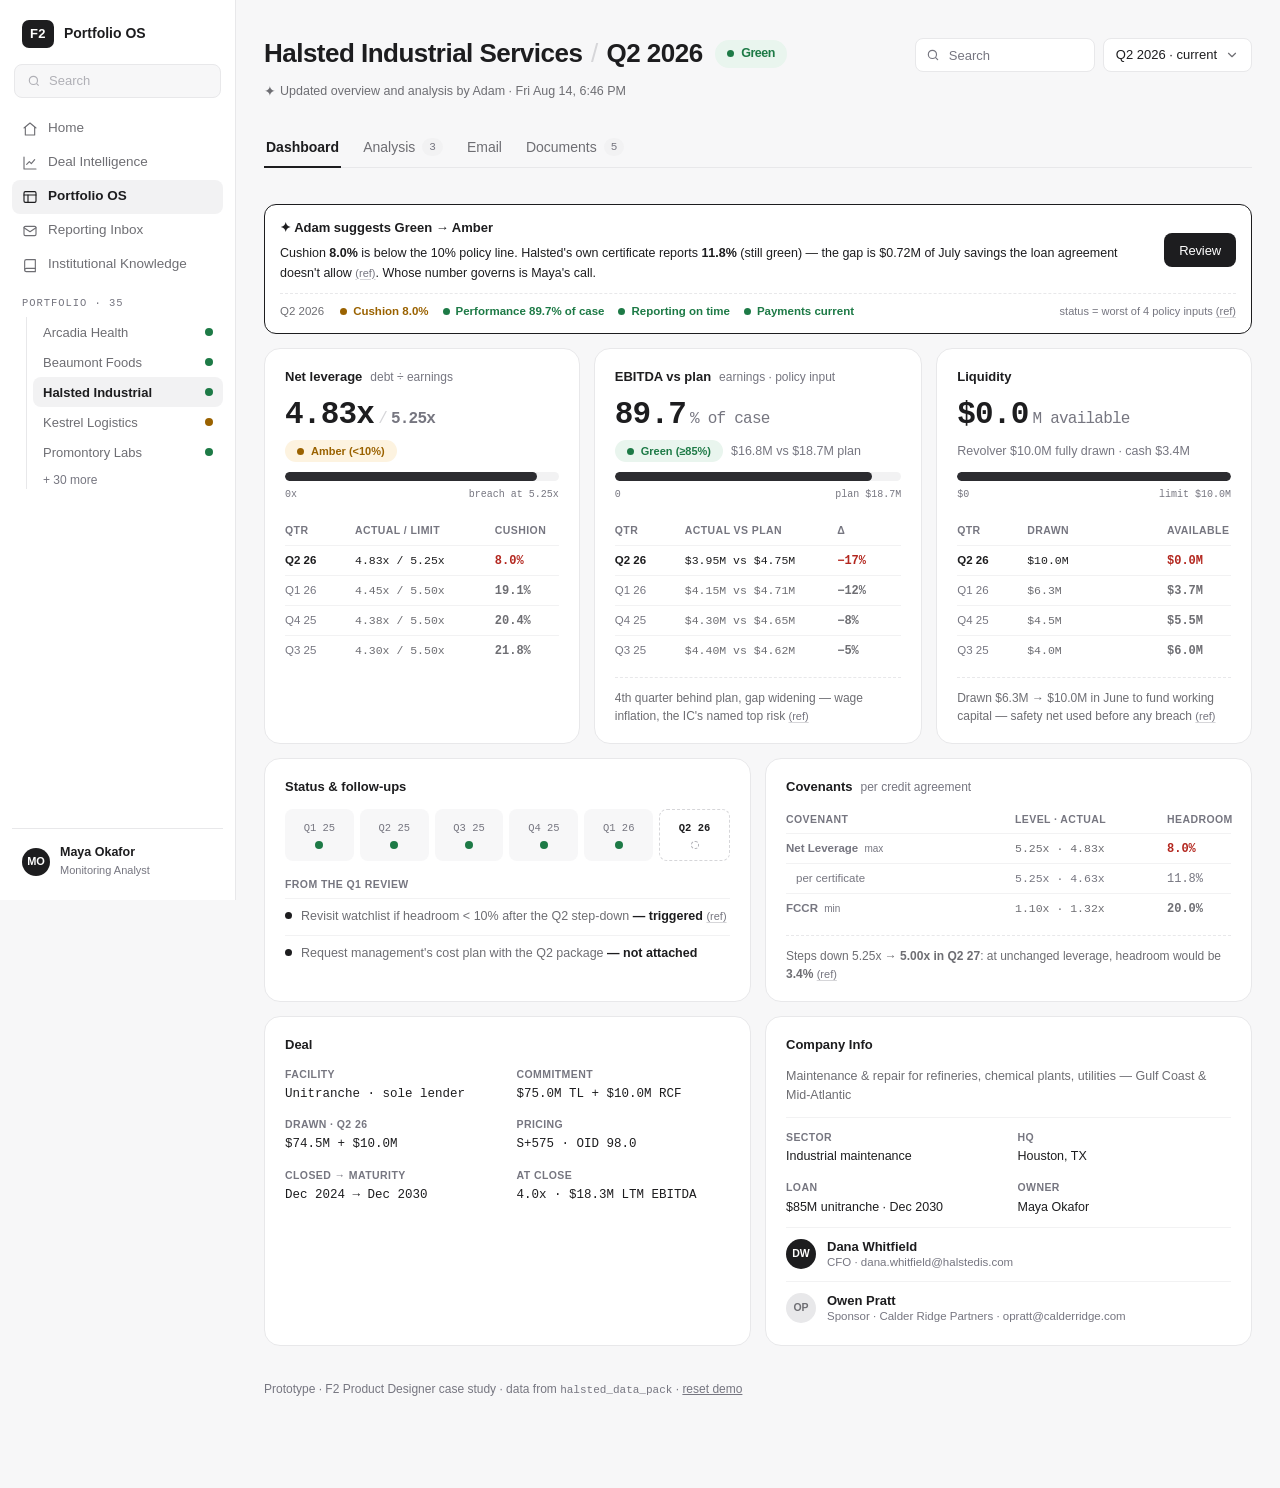
<file: index.html>
<!DOCTYPE html>
<html lang="en">
<head>
<meta charset="UTF-8">
<meta name="viewport" content="width=device-width, initial-scale=1.0">
<title>Halsted Industrial Services — Portfolio OS</title>
<link rel="stylesheet" href="mu-system/mu.css">
<style>
  /* ── page tokens (RAG semantics on top of mu greyscale) ── */
  :root{
    --rag-green:#1d7a46; --rag-green-bg:#e9f5ee;
    --rag-amber:#9a6200; --rag-amber-bg:#fdf3e0;
    --rag-red:#b3261e;   --rag-red-bg:#fdecea;
    --rail-w:236px;
  }
  html,body{height:100%;}
  body{background:var(--mu-surface);}

  /* ════ Left rail ════ */
  .rail{
    position:fixed;left:0;top:0;bottom:0;width:var(--rail-w);
    background:var(--mu-white);border-right:1px solid var(--mu-border);
    display:flex;flex-direction:column;padding:16px 12px;z-index:100;
  }
  .rail-logo{display:flex;align-items:center;gap:10px;padding:4px 10px 16px;}
  .rail-logo .mark{
    background:var(--mu-gray-900);color:#fff;font-weight:700;font-size:13px;
    padding:4px 8px;border-radius:7px;letter-spacing:.4px;
  }
  .rail-logo .name{font-size:14px;font-weight:600;color:var(--mu-ink);}
  .rail-search{
    display:flex;align-items:center;gap:8px;margin:0 2px 14px;
    height:34px;padding:0 12px;border:1px solid var(--mu-border);border-radius:var(--mu-radius-sm);
    color:var(--mu-gray-400);font-size:13px;background:var(--mu-gray-50);cursor:text;
  }
  .rail-section{font-family:var(--mu-mono);font-size:10.5px;letter-spacing:.09em;text-transform:uppercase;color:var(--mu-ink-3);padding:14px 10px 6px;}
  .rail-item{
    display:flex;align-items:center;gap:10px;height:34px;padding:0 10px;
    border-radius:var(--mu-radius-sm);font-size:13.5px;font-weight:500;color:var(--mu-ink-2);
    cursor:pointer;text-decoration:none;transition:background var(--mu-fast) var(--mu-ease);
  }
  .rail-item:hover{background:var(--mu-gray-100);}
  .rail-item.is-active{background:var(--mu-gray-100);color:var(--mu-ink);font-weight:600;}
  .rail-item svg{width:16px;height:16px;flex-shrink:0;stroke:currentColor;fill:none;stroke-width:1.7;stroke-linecap:round;stroke-linejoin:round;}
  .rail-sub{margin-left:14px;border-left:1px solid var(--mu-border);padding-left:6px;}
  .rail-sub .rail-item{height:30px;font-size:13px;}
  .rail-sub .rail-item .rag-dot{margin-left:auto;}
  .rail-more{font-size:12px;color:var(--mu-ink-3);padding:4px 10px 0;}
  .rail-foot{margin-top:auto;border-top:1px solid var(--mu-border);padding-top:10px;}
  .rail-user{display:flex;align-items:center;gap:10px;padding:6px 10px;}
  .rail-user .avatar{width:28px;height:28px;border-radius:50%;background:var(--mu-gray-900);color:#fff;display:flex;align-items:center;justify-content:center;font-size:11px;font-weight:600;}
  .rail-user .who{line-height:1.2;}
  .rail-user .who b{display:block;font-size:12.5px;}
  .rail-user .who span{font-size:11px;color:var(--mu-ink-3);}

  /* rag dot */
  .rag-dot{width:8px;height:8px;border-radius:50%;display:inline-block;flex-shrink:0;}
  .rag-dot.g{background:var(--rag-green);}
  .rag-dot.a{background:var(--rag-amber);}
  .rag-dot.r{background:var(--rag-red);}
  .rag-dot.pending{background:transparent;border:1.5px dashed var(--mu-gray-400);}

  /* ════ Main ════ */
  .main{margin-left:var(--rail-w);min-height:100vh;}
  .page{max-width:1080px;margin:0 auto;padding:38px 28px 90px;}

  /* ════ Workspace header ════ */
  .ws-head{display:flex;align-items:flex-start;gap:18px;flex-wrap:wrap;}
  .ws-title h1{font-size:26px;font-weight:650;letter-spacing:-.02em;line-height:1.2;}
  .ws-meta{display:flex;align-items:center;gap:8px;flex-wrap:wrap;margin-top:7px;font-size:13px;color:var(--mu-ink-3);}
  .ws-meta .dotsep{width:3px;height:3px;border-radius:50%;background:var(--mu-gray-300);}
  .ws-status{margin-left:auto;display:flex;align-items:center;gap:10px;}

  .rag-badge{display:inline-flex;align-items:center;gap:7px;height:28px;padding:0 12px;border-radius:var(--mu-radius-full);font-size:12.5px;font-weight:600;}
  .rag-badge.g{background:var(--rag-green-bg);color:var(--rag-green);}
  .rag-badge.a{background:var(--rag-amber-bg);color:var(--rag-amber);}
  .rag-badge.r{background:var(--rag-red-bg);color:var(--rag-red);}
  .rag-badge .rag-dot{width:7px;height:7px;}
  .suggest-arrow{font-size:13px;color:var(--mu-ink-3);}

  /* ════ Decision bar ════ */
  .decide-bar{
    display:flex;align-items:center;gap:10px;flex-wrap:wrap;
    background:var(--mu-white);border:1px solid var(--mu-border);
    border-radius:var(--mu-radius-lg);padding:12px 16px;
  }
  .bar-note{font-size:12.5px;color:var(--mu-ink-3);margin-left:4px;}
  .adam-decided{display:none;margin-top:10px;padding:13px 16px;background:var(--mu-gray-50);border:1px solid var(--mu-border);border-radius:var(--mu-radius-lg);font-size:13px;color:var(--mu-ink-2);}
  .adam-decided b{color:var(--mu-ink);}

  /* Adam annotation inside cards */
  .adam-note{
    display:flex;gap:8px;align-items:flex-start;margin-top:12px;padding-top:11px;
    border-top:1px dashed var(--mu-border);font-size:12px;color:var(--mu-ink-2);line-height:1.5;
  }
  .adam-note .ad{width:17px;height:17px;border-radius:5px;background:var(--mu-gray-900);color:#fff;font-size:8px;font-weight:700;display:flex;align-items:center;justify-content:center;flex-shrink:0;margin-top:1px;}
  .f-link{font-family:var(--mu-mono);font-size:10.5px;font-weight:600;color:var(--mu-ink);background:var(--mu-gray-100);padding:1px 6px;border-radius:5px;cursor:pointer;white-space:nowrap;}
  .f-link:hover{background:var(--mu-gray-200);}
  .refmark{
    font-size:11px;color:var(--mu-ink-3);cursor:pointer;text-decoration:underline;
    text-underline-offset:2px;text-decoration-color:var(--mu-gray-300);white-space:nowrap;
  }
  .refmark:hover{color:var(--mu-ink);text-decoration-color:var(--mu-ink);}

  /* ── reference panels ── */
  /* status timeline */
  .tl{display:flex;gap:6px;margin-top:12px;}
  .tl-q{
    flex:1;display:flex;flex-direction:column-reverse;align-items:center;justify-content:center;gap:4px;
    background:var(--mu-gray-50);border-radius:8px;min-height:52px;padding:6px 2px;
    font-family:var(--mu-mono);font-size:10.5px;color:var(--mu-ink-3);
  }
  .tl-q.cur{background:var(--mu-white);border:1px dashed var(--mu-gray-300);color:var(--mu-ink);font-weight:600;}
  /* follow-up list */
  .fu-list{margin-top:16px;}
  .fu-head{font-size:10.5px;font-weight:600;color:var(--mu-ink-3);text-transform:uppercase;letter-spacing:.04em;padding-bottom:6px;border-bottom:1px solid var(--mu-gray-100);}
  .fu-item{display:flex;gap:9px;align-items:baseline;padding:8px 0;border-bottom:1px solid var(--mu-gray-100);}
  .fu-item:last-child{border-bottom:none;}
  .fu-dot{width:7px;height:7px;border-radius:50%;flex-shrink:0;position:relative;top:-1px;}
  .fu-dot.warn{background:var(--mu-gray-900);}
  .fu-text{font-size:12.5px;line-height:1.55;color:var(--mu-ink-2);}
  .fu-text b{color:var(--mu-ink);font-weight:600;}
  /* covenant rows reuse .miss grid */
  .miss.cov{grid-template-columns:1fr 110px 88px;}
  .cov-name{color:var(--mu-ink);font-weight:550;}
  .cov-name em{font-style:normal;font-size:10px;color:var(--mu-ink-3);font-weight:500;margin-left:3px;}
  .miss.cov.sub .cov-name{color:var(--mu-ink-3);font-weight:400;padding-left:10px;}
  .miss.cov.sub i,.miss.cov.sub b{color:var(--mu-ink-3);font-weight:400;}
  .miss.cov b.neg{color:var(--rag-red);}
  /* spec sheet */
  .spec{display:grid;grid-template-columns:1fr 1fr;gap:14px 18px;margin-top:12px;}
  .spec-item{display:flex;flex-direction:column;gap:2px;}
  .si-l{font-size:10.5px;font-weight:600;color:var(--mu-ink-3);text-transform:uppercase;letter-spacing:.04em;}
  .si-v{font-family:var(--mu-mono);font-size:12.5px;color:var(--mu-ink);}
  /* people */
  .biz-line{font-size:12.5px;color:var(--mu-ink-2);line-height:1.55;margin-top:8px;padding-bottom:11px;border-bottom:1px solid var(--mu-gray-100);}
  .person{display:flex;align-items:center;gap:11px;padding:10px 0;border-bottom:1px solid var(--mu-gray-100);}
  .person:last-child{border-bottom:none;padding-bottom:2px;}
  .p-ava{width:30px;height:30px;border-radius:50%;background:var(--mu-gray-900);color:#fff;display:flex;align-items:center;justify-content:center;font-size:10.5px;font-weight:600;flex-shrink:0;}
  .p-ava.dim{background:var(--mu-gray-200);color:var(--mu-ink-2);}
  .p-t{display:flex;flex-direction:column;line-height:1.35;}
  .p-t b{font-size:13px;font-weight:600;color:var(--mu-ink);}
  .p-t span{font-size:11.5px;color:var(--mu-ink-3);}

  /* ════ Tabs ════ */
  .ws-tabs{margin-top:26px;display:flex;gap:20px;border-bottom:1px solid var(--mu-border);}
  .ws-tab{
    height:40px;padding:0 2px;border:none;background:transparent;cursor:pointer;
    font-family:var(--mu-font);font-size:14px;font-weight:500;color:var(--mu-ink-2);
    border-bottom:2px solid transparent;margin-bottom:-1px;transition:color var(--mu-fast) var(--mu-ease);
    display:flex;align-items:center;gap:7px;
  }
  .ws-tab:hover{color:var(--mu-ink);}
  .ws-tab.is-active{color:var(--mu-ink);font-weight:600;border-bottom-color:var(--mu-gray-900);}
  .ws-tab .count{font-family:var(--mu-mono);font-size:11px;background:var(--mu-gray-100);color:var(--mu-ink-3);padding:1px 7px;border-radius:999px;}
  .pane{display:none;padding-top:22px;}
  .pane.is-active{display:block;animation:fadeIn .25s var(--mu-ease);}
  @keyframes fadeIn{from{opacity:0;transform:translateY(5px);}to{opacity:1;transform:none;}}

  /* ════ Cards & grid ════ */
  .grid{display:grid;gap:14px;}
  .grid-cards{grid-template-columns:repeat(3,1fr);}
  .card-div{border-top:1px solid var(--mu-border);margin:16px 0 13px;}
  .grid-2{grid-template-columns:1fr 1fr;}
  .grid-32{grid-template-columns:3fr 2fr;}
  @media(max-width:1000px){.grid-cards{grid-template-columns:1fr 1fr;}}
  @media(max-width:700px){.grid-cards,.grid-2,.grid-32{grid-template-columns:1fr;}}
  .panel{background:var(--mu-white);border:1px solid var(--mu-border);border-radius:var(--mu-radius-lg);padding:18px 20px;}
  .panel-title{font-size:13px;font-weight:600;color:var(--mu-ink);margin-bottom:12px;display:flex;align-items:baseline;gap:8px;}
  .panel-title .hint{font-size:12px;font-weight:400;color:var(--mu-ink-3);}
  .stat .v{font-size:31px;font-weight:650;letter-spacing:-.025em;font-family:var(--mu-mono);line-height:1.1;white-space:nowrap;}
  .stat .v .unit{font-size:16px;color:var(--mu-ink-3);font-weight:500;margin-left:4px;}
  .stat .v .prev{font-size:17px;color:var(--mu-ink-3);font-weight:500;}
  .stat .v .arr{font-size:15px;color:var(--mu-gray-400);}
  .stat .v .warn{color:var(--rag-amber);}
  .stat .v .vsword{font-size:13px;color:var(--mu-ink-3);font-weight:500;letter-spacing:0;}
  .stat .l b{color:var(--mu-ink);}
  .v-row{display:flex;align-items:flex-end;justify-content:space-between;gap:10px;flex-wrap:wrap;}
  /* fixed-height slot under the big number so bars align across cards */
  .sub-slot{height:26px;display:flex;align-items:center;margin-top:4px;overflow:hidden;}
  .sub-slot .l{display:block;min-width:0;}
  .stat .v{height:36px;display:flex;align-items:baseline;}
  .v-row .warn-tag{margin-top:0;margin-bottom:5px;}
  .stat .v .lim{font-size:16px;color:var(--mu-ink-3);}
  .stat .v .lim-sep{color:var(--mu-gray-300);font-weight:400;font-size:16px;padding:0 4px;}
  /* leverage ceiling bar */
  .lev-bar{position:relative;height:9px;background:var(--mu-gray-100);border-radius:999px;margin-top:8px;overflow:hidden;}
  .lev-fill{position:absolute;left:0;top:0;height:100%;background:var(--mu-gray-800);border-radius:999px;}
  .lev-scale{display:flex;justify-content:space-between;font-family:var(--mu-mono);font-size:10px;color:var(--mu-ink-3);margin:6px 0 10px;}
  /* quarter heading row */
  .q-head-row{display:flex;align-items:center;justify-content:space-between;gap:12px;margin-bottom:16px;}
  .q-head{font-size:19px;font-weight:650;letter-spacing:-.015em;}
  .q-tools{display:flex;align-items:center;gap:8px;}
  /* compact mu inputs for the toolbar */
  .q-tools .input{height:34px;font-size:13px;border-radius:var(--mu-radius-sm);padding:0 12px;}
  .search-wrap{position:relative;display:inline-flex;align-items:center;}
  .search-wrap svg{
    position:absolute;left:11px;width:14px;height:14px;pointer-events:none;
    stroke:var(--mu-gray-500);fill:none;stroke-width:2;stroke-linecap:round;
  }
  .search-wrap .input{padding-left:33px;}
  .q-tools .menu{min-width:170px;}
  .q-tools .menu-item{font-size:13px;padding:8px 10px;}
  .warn-tag.ok{color:var(--rag-green);}
  /* quarterly breakdown — mini table, all cols left-aligned */
  .miss-seq{display:flex;flex-direction:column;margin-top:18px;}
  .miss{display:grid;grid-template-columns:52px 1fr 88px;align-items:center;gap:8px 18px;padding:5.5px 0;border-bottom:1px solid var(--mu-gray-100);}
  .miss b,.miss.head b{justify-self:start;padding-left:24px;}
  .miss:last-child{border-bottom:none;}
  .miss span{font-size:11.5px;color:var(--mu-ink-3);white-space:nowrap;}
  .miss i{font-style:normal;font-family:var(--mu-mono);font-size:11.5px;color:var(--mu-ink-2);white-space:nowrap;}
  .miss b{font-family:var(--mu-mono);font-size:12px;font-weight:600;color:var(--mu-ink-2);text-align:left;}
  .miss.head{padding:3px 0 6px;}
  .miss.head span,.miss.head i,.miss.head b{font-family:var(--mu-font);font-size:10.5px;font-weight:600;color:var(--mu-ink-3);text-transform:uppercase;letter-spacing:.04em;}
  .miss.cur span{color:var(--mu-ink);font-weight:600;}
  .miss.cur i{color:var(--mu-ink);}
  .miss.cur b{color:var(--rag-red);}
  .l.oneline{white-space:nowrap;overflow:hidden;text-overflow:ellipsis;}
  .down-ic{font-size:15px;color:var(--rag-red);}
  .warn-tag{display:inline-block;font-size:12px;font-weight:650;color:var(--rag-red);margin-top:7px;white-space:nowrap;}
  .warn-tag .band-note{font-weight:500;color:var(--mu-ink-3);font-size:11.5px;}
  .dispute{margin-top:11px;padding-top:10px;border-top:1px dashed var(--mu-border);font-size:12.5px;color:var(--mu-ink-2);line-height:1.5;}
  .dispute b{color:var(--mu-ink);font-family:var(--mu-mono);font-size:12px;}
  .ai-suggest{
    margin-top:12px;display:block;
    background:var(--mu-gray-50);border:1px solid var(--mu-border);border-radius:10px;
    padding:10px 12px;font-size:12px;color:var(--mu-ink);line-height:1.65;
  }
  .ai-suggest b{color:var(--mu-ink);}
  .ai-suggest .f-link{
    background:none;padding:0;font-family:inherit;font-size:inherit;font-weight:600;
    color:var(--mu-ink);text-decoration:underline;text-underline-offset:2px;text-decoration-color:var(--mu-gray-400);
  }
  .ai-suggest .f-link:hover{background:none;text-decoration-color:var(--mu-ink);}
  /* decision warning banner */
  .warn-banner{
    margin-top:16px;background:var(--mu-white);border:1.5px solid var(--mu-gray-900);
    border-radius:var(--mu-radius-md);padding:13px 15px;
  }
  .wb-title{font-size:13px;font-weight:650;color:var(--mu-ink);}
  .wb-title b{color:var(--mu-ink);}
  .wb-text{font-size:12.5px;line-height:1.6;color:var(--mu-ink);margin-top:5px;}
  .wb-text b{font-weight:650;}
  .wb-inputs{display:flex;align-items:center;gap:14px;flex-wrap:wrap;margin-top:10px;padding-top:9px;border-top:1px dashed var(--mu-border);}
  .wb-in{display:inline-flex;align-items:center;gap:6px;font-size:11.5px;font-weight:550;color:var(--rag-green);white-space:nowrap;}
  .wb-in.bad{color:var(--rag-amber);font-weight:650;}
  .wb-in .rag-dot{width:7px;height:7px;}
  .wb-q{font-size:11.5px;font-weight:400;color:var(--mu-ink-2);white-space:nowrap;padding-right:2px;}
  .wb-in-note{font-size:11px;color:var(--mu-ink-3);margin-left:auto;white-space:nowrap;}
  .warn-banner .f-link{
    background:none;padding:0;font-family:inherit;font-size:inherit;font-weight:600;
    color:var(--mu-ink);text-decoration:underline;text-underline-offset:2px;text-decoration-color:var(--mu-gray-400);
  }
  .h1-sep{color:var(--mu-gray-300);font-weight:400;padding:0 2px;}
  .upd-line{font-size:12.5px;color:var(--mu-ink-2);margin-top:12px;}
  .upd-line .star{font-size:14px;vertical-align:-1px;margin-right:4px;}
  #decisionCard .f-link{
    background:none;padding:0;font-family:inherit;font-size:inherit;font-weight:600;
    color:var(--mu-ink);text-decoration:underline;text-underline-offset:2px;text-decoration-color:var(--mu-gray-400);
  }
  .ai-tag{
    display:inline-flex;font-family:var(--mu-mono);font-size:9px;font-weight:700;letter-spacing:.07em;
    background:var(--mu-gray-900);color:#fff;padding:3px 7px;border-radius:5px;
    white-space:nowrap;margin-right:4px;vertical-align:1px;
  }
  .stat .l{font-size:12.5px;color:var(--mu-ink-3);margin-top:3px;line-height:1.4;}
  .stat .delta{font-size:12px;margin-top:6px;display:inline-flex;align-items:center;gap:5px;}
  .delta.bad{color:var(--rag-amber);font-weight:600;}
  .delta.ok{color:var(--rag-green);font-weight:600;}
  .delta.neutral{color:var(--mu-ink-3);}

  /* data table */
  .dt{width:100%;border-collapse:collapse;font-size:13.5px;}
  .dt th{text-align:left;font-size:11.5px;font-weight:600;color:var(--mu-ink-3);text-transform:uppercase;letter-spacing:.05em;padding:8px 0;border-bottom:1px solid var(--mu-border);white-space:nowrap;}
  .dt td{padding:9px 0;border-bottom:1px solid var(--mu-gray-100);color:var(--mu-ink-2);vertical-align:top;}
  .dt td+td,.dt th+th{padding-left:18px;}
  .dt tr:last-child td{border-bottom:none;}
  .dt td.num,.dt th.num{text-align:right;font-family:var(--mu-mono);font-size:12.5px;white-space:nowrap;}
  .dt td.num{color:var(--mu-ink);}
  .dt .lbl{color:var(--mu-ink);font-weight:550;}
  .dt td .neg{color:var(--rag-amber);font-weight:600;}
  .dt td .pos{color:var(--rag-green);}
  .dt tr.hl-row td{background:var(--rag-amber-bg);}

  /* source chip */
  .src{
    display:inline-flex;align-items:center;gap:5px;
    font-family:var(--mu-mono);font-size:10.5px;color:var(--mu-ink-3);
    background:var(--mu-gray-50);border:1px solid var(--mu-border);border-radius:6px;
    padding:2px 7px;text-decoration:none;white-space:nowrap;cursor:pointer;
    transition:border-color var(--mu-fast) var(--mu-ease),color var(--mu-fast) var(--mu-ease);
  }
  .src:hover{border-color:var(--mu-gray-400);color:var(--mu-ink);}
  .src svg{width:10px;height:10px;stroke:currentColor;fill:none;stroke-width:2;stroke-linecap:round;stroke-linejoin:round;}

  /* policy evaluation */
  .policy-row{display:flex;align-items:center;gap:12px;padding:10px 0;border-bottom:1px solid var(--mu-gray-100);font-size:13.5px;}
  .policy-row:last-child{border-bottom:none;}
  .policy-row .pi{flex:1;color:var(--mu-ink-2);}
  .policy-row .pv{font-family:var(--mu-mono);font-size:12.5px;color:var(--mu-ink);}
  .policy-row .rag-badge{height:22px;font-size:11px;padding:0 9px;}

  /* headroom bridge */
  .bridge{display:flex;align-items:flex-end;gap:0;margin:18px 4px 6px;height:150px;}
  .bridge .b-col{flex:1;display:flex;flex-direction:column;align-items:center;gap:6px;height:100%;justify-content:flex-end;}
  .bridge .b-bar{width:56%;border-radius:6px 6px 0 0;}
  .bridge .b-bar.base{background:var(--mu-gray-800);}
  .bridge .b-bar.drop{background:var(--mu-gray-300);border-radius:6px;}
  .bridge .b-bar.final{background:var(--rag-amber);}
  .bridge .b-v{font-family:var(--mu-mono);font-size:12px;font-weight:600;color:var(--mu-ink);}
  .bridge .b-l{font-size:11px;color:var(--mu-ink-3);text-align:center;line-height:1.3;height:28px;}
  .bridge .b-v.neg{color:var(--mu-ink-3);}
  .bridge .b-v.amber{color:var(--rag-amber);}

  /* history bars */
  .hist{display:flex;align-items:flex-end;gap:14px;height:110px;margin-top:10px;}
  .hist .h-col{flex:1;display:flex;flex-direction:column;align-items:center;gap:5px;height:100%;justify-content:flex-end;}
  .hist .h-bar{width:100%;max-width:46px;background:var(--mu-gray-200);border-radius:5px 5px 0 0;}
  .hist .h-bar.cur{background:var(--rag-amber);}
  .hist .h-v{font-family:var(--mu-mono);font-size:11px;color:var(--mu-ink-2);}
  .hist .h-l{font-size:10.5px;color:var(--mu-ink-3);}
  .hist-line{border-top:1px dashed var(--rag-amber);position:relative;margin-top:-34px;margin-bottom:34px;}
  .hist-line span{position:absolute;right:0;top:-16px;font-size:10px;color:var(--rag-amber);font-family:var(--mu-mono);}

  /* dispute split */
  .vs{display:grid;grid-template-columns:1fr 1fr;gap:14px;margin-top:4px;}
  @media(max-width:700px){.vs{grid-template-columns:1fr;}}
  .vs-card{border:1px solid var(--mu-border);border-radius:var(--mu-radius-md);padding:15px 17px;}
  .vs-card.adam-side{border-color:var(--mu-gray-800);}
  .vs-card .vs-who{font-size:12px;font-weight:600;color:var(--mu-ink-3);display:flex;align-items:center;gap:7px;margin-bottom:8px;}
  .vs-card .vs-num{font-family:var(--mu-mono);font-size:24px;font-weight:650;letter-spacing:-.02em;}
  .vs-card .vs-sub{font-size:12.5px;color:var(--mu-ink-3);margin-top:3px;}
  .vs-card .vs-pill{margin-top:9px;}

  .why-split{margin-top:14px;background:var(--mu-gray-50);border-radius:var(--mu-radius-md);padding:14px 17px;font-size:13.5px;color:var(--mu-ink-2);line-height:1.6;}
  .why-split b{color:var(--mu-ink);}

  /* finding section */
  .finding{margin-top:18px;}
  .finding-head{display:flex;align-items:baseline;gap:10px;margin-bottom:10px;}
  .finding-head .f-badge{font-family:var(--mu-mono);font-size:11px;font-weight:600;color:var(--mu-ink-3);background:var(--mu-gray-100);padding:2px 8px;border-radius:6px;}
  .finding-head h3{font-size:15.5px;font-weight:650;letter-spacing:-.01em;}

  /* email pane — inbox list */
  .email-row{border-bottom:1px solid var(--mu-gray-100);}
  .email-row:last-child{border-bottom:none;}
  .email-sum{
    display:flex;align-items:center;gap:14px;width:100%;padding:14px 12px;
    background:none;border:none;cursor:pointer;text-align:left;font-family:var(--mu-font);
    border-radius:var(--mu-radius-md);transition:background var(--mu-fast) var(--mu-ease);
  }
  .email-sum:hover{background:var(--mu-gray-50);}
  .e-ava{width:34px;height:34px;border-radius:50%;background:var(--mu-gray-900);color:#fff;display:flex;align-items:center;justify-content:center;font-size:11px;font-weight:600;flex-shrink:0;}
  .e-ava.dim{background:var(--mu-gray-200);color:var(--mu-ink-2);}
  .e-main{flex:1;min-width:0;display:flex;flex-direction:column;gap:1px;}
  .e-top{font-size:13px;color:var(--mu-ink);display:flex;align-items:center;gap:8px;}
  .e-chip{font-size:10.5px;font-weight:600;color:var(--mu-ink-3);background:var(--mu-gray-100);padding:2px 8px;border-radius:999px;}
  .e-chip.new{color:var(--rag-amber);background:var(--rag-amber-bg);}
  .e-subj{font-size:14px;font-weight:600;color:var(--mu-ink);}
  .e-prev{font-size:12.5px;color:var(--mu-ink-3);white-space:nowrap;overflow:hidden;text-overflow:ellipsis;}
  .email-row.is-open .e-prev{display:none;}
  .e-side{display:flex;flex-direction:column;align-items:flex-end;gap:3px;flex-shrink:0;}
  .e-date{font-family:var(--mu-mono);font-size:11.5px;color:var(--mu-ink-3);}
  .e-state{font-size:11px;color:var(--mu-ink-3);}
  .email-detail{display:none;padding:2px 12px 18px 60px;}
  .email-row.is-open .email-detail{display:block;animation:fadeIn .2s var(--mu-ease);}
  .email-fields{display:flex;flex-direction:column;gap:3px;font-size:13px;color:var(--mu-ink-2);}
  .email-fields .k{display:inline-block;width:52px;color:var(--mu-ink-3);}
  .email-body{padding:16px 0;font-size:14px;line-height:1.7;color:var(--mu-ink);white-space:pre-line;}
  .email-attach{display:flex;gap:10px;flex-wrap:wrap;}
  .email-foot{margin-top:14px;border-top:1px solid var(--mu-gray-100);padding-top:12px;font-size:12.5px;color:var(--mu-ink-2);line-height:1.6;}
  .email-foot b{color:var(--mu-ink);}
  .attach{
    display:flex;align-items:center;gap:10px;border:1px solid var(--mu-border);border-radius:var(--mu-radius-md);
    padding:10px 14px;font-size:13px;color:var(--mu-ink);text-decoration:none;transition:border-color var(--mu-fast) var(--mu-ease);
  }
  .attach:hover{border-color:var(--mu-gray-400);}
  .attach .a-ic{width:30px;height:30px;border-radius:7px;background:var(--mu-gray-100);display:flex;align-items:center;justify-content:center;font-family:var(--mu-mono);font-size:9px;font-weight:700;color:var(--mu-ink-2);}
  .attach span small{display:block;color:var(--mu-ink-3);font-size:11px;}
  .filing-note{margin-top:14px;}
  .filing-note ul{list-style:none;margin-top:8px;}
  .filing-note li{font-size:13px;color:var(--mu-ink-2);padding:4px 0 4px 20px;position:relative;}
  .filing-note li::before{content:"✓";position:absolute;left:2px;color:var(--rag-green);font-size:12px;}

  /* docs pane */
  .doc-row{display:flex;align-items:center;gap:14px;padding:13px 6px;border-bottom:1px solid var(--mu-gray-100);text-decoration:none;transition:background var(--mu-fast) var(--mu-ease);border-radius:8px;}
  .doc-row:hover{background:var(--mu-gray-50);}
  .doc-row:last-child{border-bottom:none;}
  .doc-ic{width:34px;height:34px;border-radius:8px;background:var(--mu-gray-100);display:flex;align-items:center;justify-content:center;font-family:var(--mu-mono);font-size:9.5px;font-weight:700;color:var(--mu-ink-2);flex-shrink:0;}
  .doc-t{flex:1;min-width:0;}
  .doc-t b{display:block;font-size:13.5px;color:var(--mu-ink);font-weight:550;}
  .doc-t span{font-size:12px;color:var(--mu-ink-3);}
  .doc-date{font-family:var(--mu-mono);font-size:11.5px;color:var(--mu-ink-3);white-space:nowrap;}
  .doc-new{font-size:10.5px;font-weight:650;color:var(--rag-amber);background:var(--rag-amber-bg);padding:2px 8px;border-radius:999px;}

  /* ════ Decision modal ════ */
  .scrim{position:fixed;inset:0;background:rgba(29,29,31,.4);z-index:200;display:none;align-items:center;justify-content:center;padding:24px;}
  .scrim.is-open{display:flex;animation:fadeIn .2s var(--mu-ease);}
  .modal{
    width:1280px;max-width:100%;max-height:94vh;overflow:visible;background:var(--mu-white);
    border-radius:var(--mu-radius-xl);box-shadow:var(--mu-shadow-lg);padding:24px 30px;
    position:relative;
  }
  .m-close{
    position:absolute;top:18px;right:18px;width:32px;height:32px;
    border:none;background:none;border-radius:8px;cursor:pointer;color:var(--mu-ink-3);
    display:flex;align-items:center;justify-content:center;
  }
  .m-close:hover{background:var(--mu-gray-100);color:var(--mu-ink);}
  .m-cols{display:grid;grid-template-columns:1fr 1px 1fr;gap:0 28px;margin-top:4px;}
  .m-col-head{font-size:19px;font-weight:650;letter-spacing:-.015em;color:var(--mu-ink);}
  .m-col-sub{font-size:12.5px;line-height:1.6;color:var(--mu-ink-3);margin-top:5px;}
  .m-col-sub b{color:var(--mu-ink-2);font-weight:600;}
  .m-left .m-label:first-of-type,.m-right .m-label:first-of-type{margin-top:16px;}
  .m-right{padding-right:26px;}
  .m-div{background:var(--mu-border);}
  @media(max-width:760px){.m-cols{grid-template-columns:1fr;}.m-div{display:none;}}
  .modal h3{font-size:18px;font-weight:650;letter-spacing:-.015em;}
  .modal .m-sub{font-size:13.5px;color:var(--mu-ink-3);margin-top:4px;}
  .m-label{font-size:12.5px;font-weight:600;color:var(--mu-ink);margin:16px 0 7px;}
  /* modal comparison table */
  .cmp{border:1px solid var(--mu-border);border-radius:var(--mu-radius-md);padding:4px 14px;}
  .cmp-row{display:grid;grid-template-columns:1fr 92px 92px;gap:10px;align-items:center;padding:7.5px 0;border-bottom:1px solid var(--mu-gray-100);}
  .cmp-row:last-child{border-bottom:none;}
  .cmp-row span{font-size:12.5px;color:var(--mu-ink);}
  .cmp-row i{font-style:normal;font-family:var(--mu-mono);font-size:12px;color:var(--mu-ink);}
  .cmp-row.head{padding:8px 0 5px;}
  .cmp-row.head i{font-family:var(--mu-font);font-size:10.5px;font-weight:600;color:var(--mu-ink-3);text-transform:uppercase;letter-spacing:.04em;}
  .cmp-row.sub span{color:var(--mu-ink-3);font-size:12px;padding-left:10px;}
  .cmp-row.sub i{color:var(--mu-ink-3);font-size:11.5px;}
  .cmp-row i.ok{color:var(--rag-green);font-weight:600;}
  .cmp-row i.bad{color:var(--rag-red);font-weight:600;}
  .cmp-row .rag-badge{height:21px;font-size:10.5px;padding:0 8px;}
  .cmp-why{margin-top:10px;background:var(--mu-gray-50);border-radius:var(--mu-radius-md);padding:11px 14px;font-size:12px;line-height:1.6;color:var(--mu-ink-2);}
  .cmp-why b{color:var(--mu-ink);}
  .cmp-refs{display:block;margin-top:5px;}
  .status-opts{display:grid;grid-template-columns:repeat(3,minmax(0,1fr));gap:8px;}
  .status-opt{
    border:1px solid var(--mu-border);border-radius:var(--mu-radius-md);padding:11px 12px;cursor:pointer;
    text-align:left;background:var(--mu-white);font-family:var(--mu-font);transition:border-color var(--mu-fast) var(--mu-ease),box-shadow var(--mu-fast) var(--mu-ease);
  }
  .status-opt .so-top{display:flex;align-items:center;gap:7px;font-size:13px;font-weight:600;}
  .status-opt .so-sub{font-size:11px;color:var(--mu-ink-3);margin-top:3px;line-height:1.35;}
  .status-opt.is-selected{border-color:var(--mu-gray-900);box-shadow:inset 0 0 0 1px var(--mu-gray-900);}
  .m-reason{
    width:100%;min-height:64px;border:1px solid var(--mu-border);border-radius:var(--mu-radius-md);
    padding:11px 13px;font-family:var(--mu-font);font-size:13.5px;line-height:1.55;color:var(--mu-ink);resize:vertical;
  }
  .m-reason:focus{outline:none;border-color:var(--mu-gray-800);box-shadow:var(--mu-focus-ring);}
  .m-hint{font-size:11.5px;color:var(--mu-ink-3);margin-top:6px;}
  .fu{display:flex;gap:11px;padding:9px 13px;border:1px solid var(--mu-border);border-radius:var(--mu-radius-md);margin-bottom:7px;cursor:pointer;transition:border-color var(--mu-fast) var(--mu-ease);align-items:flex-start;}
  .fu:hover{border-color:var(--mu-gray-300);}
  .fu input{margin-top:3px;accent-color:var(--mu-gray-900);}
  .fu .fu-t b{display:block;font-size:13px;font-weight:600;color:var(--mu-ink);}
  .fu .fu-t span{font-size:12px;color:var(--mu-ink-3);line-height:1.4;}
  .m-actions{display:flex;gap:10px;justify-content:flex-end;margin-top:16px;}

  /* toast */
  .toast{
    position:fixed;bottom:26px;left:50%;transform:translateX(-50%) translateY(16px);
    background:var(--mu-gray-900);color:#fff;font-size:13.5px;padding:11px 20px;border-radius:var(--mu-radius-full);
    box-shadow:var(--mu-shadow-lg);opacity:0;pointer-events:none;transition:all .25s var(--mu-ease);z-index:300;
  }
  .toast.is-on{opacity:1;transform:translateX(-50%) translateY(0);}

  .muted-note{font-size:12px;color:var(--mu-ink-3);margin-top:14px;}
  .reset-link{color:var(--mu-ink-3);text-decoration:underline;cursor:pointer;}
  .mt14{margin-top:14px;}
  .mt22{margin-top:22px;}
</style>
</head>
<body>

<!-- ════════ LEFT RAIL ════════ -->
<aside class="rail">
  <div class="rail-logo"><span class="mark">F2</span><span class="name">Portfolio OS</span></div>
  <div class="rail-search">
    <svg viewBox="0 0 24 24" style="width:14px;height:14px;stroke:currentColor;fill:none;stroke-width:2;"><circle cx="11" cy="11" r="7"/><path d="m20 20-3.5-3.5"/></svg>
    Search
  </div>

  <a class="rail-item"><svg viewBox="0 0 24 24"><path d="M3 10.5 12 3l9 7.5"/><path d="M5 9.5V21h14V9.5"/></svg>Home</a>
  <a class="rail-item"><svg viewBox="0 0 24 24"><path d="M3 3v18h18"/><path d="m7 14 4-4 3 3 5-6"/></svg>Deal Intelligence</a>
  <a class="rail-item is-active"><svg viewBox="0 0 24 24"><rect x="3" y="4" width="18" height="16" rx="2"/><path d="M3 9h18"/><path d="M9 20V9"/></svg>Portfolio OS</a>
  <a class="rail-item"><svg viewBox="0 0 24 24"><rect x="3" y="5" width="18" height="14" rx="2"/><path d="m3 7 9 6 9-6"/></svg>Reporting Inbox</a>
  <a class="rail-item"><svg viewBox="0 0 24 24"><path d="M4 19.5A2.5 2.5 0 0 1 6.5 17H20V4H6.5A2.5 2.5 0 0 0 4 6.5z"/><path d="M4 19.5A2.5 2.5 0 0 0 6.5 22H20v-5"/></svg>Institutional Knowledge</a>

  <div class="rail-section">Portfolio · 35</div>
  <div class="rail-sub">
    <a class="rail-item">Arcadia Health <span class="rag-dot g"></span></a>
    <a class="rail-item">Beaumont Foods <span class="rag-dot g"></span></a>
    <a class="rail-item is-active">Halsted Industrial <span class="rag-dot g" id="railRag"></span></a>
    <a class="rail-item">Kestrel Logistics <span class="rag-dot a"></span></a>
    <a class="rail-item">Promontory Labs <span class="rag-dot g"></span></a>
    <div class="rail-more">+ 30 more</div>
  </div>

  <div class="rail-foot">
    <div class="rail-user">
      <div class="avatar">MO</div>
      <div class="who"><b>Maya Okafor</b><span>Monitoring Analyst</span></div>
    </div>
  </div>
</aside>

<!-- ════════ MAIN ════════ -->
<div class="main">

  <div class="page">

    <!-- ── Workspace header ── -->
    <div class="ws-head" style="align-items:flex-start;">
      <div class="ws-title">
        <h1>Halsted Industrial Services <span class="h1-sep">/</span> <span id="qHead">Q2 2026</span> <span class="rag-badge g" id="headerRag" style="vertical-align:5px;margin-left:6px;"><span class="rag-dot g"></span>Green</span></h1>
        <div class="upd-line" id="qUpd"><span class="star">✦</span>Updated overview and analysis by Adam · Fri Aug 14, 6:46 PM</div>
      </div>
      <div class="q-tools" style="margin-left:auto;">
        <div class="search-wrap">
          <svg viewBox="0 0 24 24" aria-hidden="true"><circle cx="11" cy="11" r="7"/><path d="m20 20-3.5-3.5"/></svg>
          <input class="input" type="search" placeholder="Search" style="width:180px;">
        </div>
        <div class="dropdown" id="qDrop">
          <button class="input select-trigger" id="qDropBtn" aria-haspopup="menu" aria-expanded="false">
            <span id="qDropLabel">Q2 2026 · current</span>
            <svg viewBox="0 0 24 24" style="width:14px;height:14px;stroke:var(--mu-ink-2);fill:none;stroke-width:2;stroke-linecap:round;stroke-linejoin:round;"><polyline points="6 9 12 15 18 9"/></svg>
          </button>
          <div class="menu menu-right" role="menu" id="qMenu">
            <button class="menu-item is-selected" role="menuitem" data-q="q2_26">Q2 2026 · current</button>
            <button class="menu-item" role="menuitem" data-q="q1_26">Q1 2026</button>
            <button class="menu-item" role="menuitem" data-q="q4_25">Q4 2025</button>
            <button class="menu-item" role="menuitem" data-q="q3_25">Q3 2025</button>
          </div>
        </div>
      </div>
    </div>

    <!-- ── Tabs ── -->
    <div class="ws-tabs" role="tablist">
      <button class="ws-tab is-active" role="tab" aria-selected="true" data-pane="overview">Dashboard</button>
      <button class="ws-tab" role="tab" aria-selected="false" data-pane="analysis">Analysis <span class="count">3</span></button>
      <button class="ws-tab" role="tab" aria-selected="false" data-pane="email">Email</button>
      <button class="ws-tab" role="tab" aria-selected="false" data-pane="documents">Documents <span class="count">5</span></button>
    </div>

    <!-- ════════ OVERVIEW ════════ -->
    <section class="pane is-active" id="pane-overview">


      <!-- Always-on monitoring cards, Adam's findings inside -->
      <div id="decBody" class="mt14">
        <div class="warn-banner" style="margin-top:0;">
          <div style="display:flex;align-items:center;gap:20px;">
            <div style="flex:1;min-width:0;">
              <div class="wb-title">✦ Adam suggests <b>Green → Amber</b></div>
              <div class="wb-text">Cushion <b>8.0%</b> is below the 10% policy line. Halsted's own certificate reports <b>11.8%</b> (still green) — the gap is $0.72M of July savings the loan agreement doesn't allow <span class="refmark" onclick="gotoPane('analysis','f2')">(ref)</span>. Whose number governs is Maya's call.</div>
            </div>
            <button class="btn btn-primary btn-sm" id="openDecision" style="flex-shrink:0;">Review</button>
          </div>
          <div class="wb-inputs">
            <span class="wb-q">Q2 2026</span>
            <span class="wb-in bad"><span class="rag-dot a"></span>Cushion 8.0%</span>
            <span class="wb-in"><span class="rag-dot g"></span>Performance 89.7% of case</span>
            <span class="wb-in"><span class="rag-dot g"></span>Reporting on time</span>
            <span class="wb-in"><span class="rag-dot g"></span>Payments current</span>
            <span class="wb-in-note">status = worst of 4 policy inputs <span class="refmark" onclick="gotoPane('analysis')">(ref)</span></span>
          </div>
        </div>
      </div>

      <div class="grid grid-cards mt14">

        <div class="panel stat" id="decisionCard">
          <div class="panel-title">Net leverage <span class="hint">debt ÷ earnings</span></div>
          <div class="v"><span id="levV">4.83x</span><span class="lim-sep">/</span><span class="lim" id="levLimit">5.25x</span></div>
          <div class="sub-slot">
            <span class="rag-badge a" id="levTag" style="height:22px;font-size:11px;"><span class="rag-dot a"></span>Amber (&lt;10%)</span>
          </div>
          <div class="lev-bar" id="levBar">
            <div class="lev-fill" id="levFill" style="width:92%"></div>
          </div>
          <div class="lev-scale"><span>0x</span><span id="levScaleR">breach at 5.25x</span></div>
          <div class="miss-seq" id="levSeq" aria-label="Leverage by quarter">
            <div class="miss head"><span>Qtr</span><i>Actual / limit</i><b>Cushion</b></div>
            <div class="miss cur"><span>Q2 26</span><i>4.83x / 5.25x</i><b>8.0%</b></div>
            <div class="miss"><span>Q1 26</span><i>4.45x / 5.50x</i><b>19.1%</b></div>
            <div class="miss"><span>Q4 25</span><i>4.38x / 5.50x</i><b>20.4%</b></div>
            <div class="miss"><span>Q3 25</span><i>4.30x / 5.50x</i><b>21.8%</b></div>
          </div>
        </div>

        <div class="panel stat">
          <div class="panel-title">EBITDA vs plan <span class="hint">earnings · policy input</span></div>
          <div class="v" id="perfV">89.7<span class="unit">% of case</span></div>
          <div class="sub-slot" style="gap:8px;">
            <span class="rag-badge g" style="height:22px;font-size:11px;flex-shrink:0;"><span class="rag-dot g"></span>Green (≥85%)</span>
            <span class="l" id="perfL" style="margin-top:0;">$16.8M vs $18.7M plan</span>
          </div>
          <div class="lev-bar"><div class="lev-fill" id="perfFill" style="width:89.7%"></div></div>
          <div class="lev-scale"><span>0</span><span id="perfScaleR">plan $18.7M</span></div>
          <div class="miss-seq" id="missSeq" aria-label="EBITDA vs plan by quarter">
            <div class="miss head"><span>Qtr</span><i>Actual vs plan</i><b>Δ</b></div>
            <div class="miss cur"><span>Q2 26</span><i>$3.95M vs $4.75M</i><b>−17%</b></div>
            <div class="miss"><span>Q1 26</span><i>$4.15M vs $4.71M</i><b>−12%</b></div>
            <div class="miss"><span>Q4 25</span><i>$4.30M vs $4.65M</i><b>−8%</b></div>
            <div class="miss"><span>Q3 25</span><i>$4.40M vs $4.62M</i><b>−5%</b></div>
          </div>
          <div class="adam-note" id="perfNote"><span>4th quarter behind plan, gap widening — wage inflation, the IC's named top risk <span class="refmark" onclick="gotoPane('analysis','f3')">(ref)</span></span></div>
        </div>

        <div class="panel stat">
          <div class="panel-title">Liquidity</div>
          <div class="v" id="liqV">$0.0<span class="unit">M available</span></div>
          <div class="sub-slot"><span class="l oneline" id="liqL" style="margin-top:0;">Revolver $10.0M fully drawn · cash $3.4M</span></div>
          <div class="lev-bar"><div class="lev-fill" id="liqFill" style="width:100%"></div></div>
          <div class="lev-scale"><span>$0</span><span id="liqScaleR">limit $10.0M</span></div>
          <div class="miss-seq" id="liqSeq" aria-label="Revolver availability by quarter">
            <div class="miss head"><span>Qtr</span><i>Drawn</i><b>Available</b></div>
            <div class="miss cur"><span>Q2 26</span><i>$10.0M</i><b>$0.0M</b></div>
            <div class="miss"><span>Q1 26</span><i>$6.3M</i><b>$3.7M</b></div>
            <div class="miss"><span>Q4 25</span><i>$4.5M</i><b>$5.5M</b></div>
            <div class="miss"><span>Q3 25</span><i>$4.0M</i><b>$6.0M</b></div>
          </div>
          <div class="adam-note" id="liqNote"><span>Drawn $6.3M → $10.0M in June to fund working capital — safety net used before any breach <a class="refmark" href="halsted_data_pack/1_the_email/attachments/Halsted_Q2_2026_Financial_Statements.pdf#page=3" target="_blank">(ref)</a></span></div>
        </div>
      </div>

      <div class="grid grid-2 mt14">
        <div class="panel">
          <div class="panel-title">Status &amp; follow-ups</div>
          <div class="tl">
            <div class="tl-q"><span class="rag-dot g"></span>Q1 25</div>
            <div class="tl-q"><span class="rag-dot g"></span>Q2 25</div>
            <div class="tl-q"><span class="rag-dot g"></span>Q3 25</div>
            <div class="tl-q"><span class="rag-dot g"></span>Q4 25</div>
            <div class="tl-q"><span class="rag-dot g"></span>Q1 26</div>
            <div class="tl-q cur" id="histQ2"><span class="rag-dot pending"></span>Q2 26</div>
          </div>
          <div class="fu-list">
            <div class="fu-head">From the Q1 review</div>
            <div class="fu-item">
              <span class="fu-dot warn"></span>
              <span class="fu-text">Revisit watchlist if headroom &lt; 10% after the Q2 step-down <b>— triggered</b> <a class="refmark" href="halsted_data_pack/2_workspace_before_this_quarter/documents/Halsted_Q1_2026_Review.pdf#page=1" target="_blank">(ref)</a></span>
            </div>
            <div class="fu-item">
              <span class="fu-dot warn"></span>
              <span class="fu-text">Request management's cost plan with the Q2 package <b>— not attached</b></span>
            </div>
          </div>
        </div>
        <div class="panel">
          <div class="panel-title">Covenants <span class="hint">per credit agreement</span></div>
          <div class="miss-seq" style="margin-top:10px;">
            <div class="miss cov head"><span>Covenant</span><i>Level · actual</i><b>Headroom</b></div>
            <div class="miss cov"><span class="cov-name">Net Leverage <em>max</em></span><i>5.25x · 4.83x</i><b class="neg">8.0%</b></div>
            <div class="miss cov sub"><span class="cov-name">per certificate</span><i>5.25x · 4.63x</i><b>11.8%</b></div>
            <div class="miss cov"><span class="cov-name">FCCR <em>min</em></span><i>1.10x · 1.32x</i><b>20.0%</b></div>
          </div>
          <div class="adam-note"><span>Steps down 5.25x → <b>5.00x in Q2 27</b>: at unchanged leverage, headroom would be <b>3.4%</b> <a class="refmark" href="halsted_data_pack/2_workspace_before_this_quarter/documents/Halsted_Loan_Agreement_Excerpt.pdf#page=2" target="_blank">(ref)</a></span></div>
        </div>
      </div>

      <div class="grid grid-2 mt14">
        <div class="panel">
          <div class="panel-title">Deal</div>
          <div class="spec">
            <div class="spec-item"><span class="si-l">Facility</span><span class="si-v">Unitranche · sole lender</span></div>
            <div class="spec-item"><span class="si-l">Commitment</span><span class="si-v">$75.0M TL + $10.0M RCF</span></div>
            <div class="spec-item"><span class="si-l">Drawn · Q2 26</span><span class="si-v">$74.5M + $10.0M</span></div>
            <div class="spec-item"><span class="si-l">Pricing</span><span class="si-v">S+575 · OID 98.0</span></div>
            <div class="spec-item"><span class="si-l">Closed → Maturity</span><span class="si-v">Dec 2024 → Dec 2030</span></div>
            <div class="spec-item"><span class="si-l">At close</span><span class="si-v">4.0x · $18.3M LTM EBITDA</span></div>
          </div>
        </div>
        <div class="panel">
          <div class="panel-title">Company Info</div>
          <div class="biz-line">Maintenance &amp; repair for refineries, chemical plants, utilities — Gulf Coast &amp; Mid-Atlantic</div>
          <div class="spec" style="margin:12px 0 2px;">
            <div class="spec-item"><span class="si-l">Sector</span><span class="si-v" style="font-family:var(--mu-font);">Industrial maintenance</span></div>
            <div class="spec-item"><span class="si-l">HQ</span><span class="si-v" style="font-family:var(--mu-font);">Houston, TX</span></div>
            <div class="spec-item"><span class="si-l">Loan</span><span class="si-v" style="font-family:var(--mu-font);">$85M unitranche · Dec 2030</span></div>
            <div class="spec-item"><span class="si-l">Owner</span><span class="si-v" style="font-family:var(--mu-font);">Maya Okafor</span></div>
          </div>
          <div class="person" style="border-top:1px solid var(--mu-gray-100);margin-top:10px;">
            <span class="p-ava">DW</span>
            <span class="p-t"><b>Dana Whitfield</b><span>CFO · dana.whitfield@halstedis.com</span></span>
          </div>
          <div class="person">
            <span class="p-ava dim">OP</span>
            <span class="p-t"><b>Owen Pratt</b><span>Sponsor · Calder Ridge Partners · opratt@calderridge.com</span></span>
          </div>
        </div>
      </div>

    </section>

    <!-- ════════ ANALYSIS ════════ -->
    <section class="pane" id="pane-analysis">

      <div class="panel" id="policyPanel">
        <div class="panel-title">Suggested status — policy check <span class="hint">status = worst input · Northgate credit policy</span></div>
        <div class="policy-row">
          <span class="pi">Tightest covenant headroom <span class="pv">8.0%</span> — amber band is 5% to &lt;10%</span>
          <span class="rag-badge a"><span class="rag-dot a"></span>Amber</span>
        </div>
        <div class="policy-row">
          <span class="pi">LTM Adj. EBITDA vs underwriting case <span class="pv">89.7%</span> — green is ≥85%</span>
          <span class="rag-badge g"><span class="rag-dot g"></span>Green</span>
        </div>
        <div class="policy-row">
          <span class="pi">Reporting delinquency <span class="pv">0 days</span> — received on the due date</span>
          <span class="rag-badge g"><span class="rag-dot g"></span>Green</span>
        </div>
        <div class="policy-row">
          <span class="pi">Payment status <span class="pv">Current</span></span>
          <span class="rag-badge g"><span class="rag-dot g"></span>Green</span>
        </div>
        <div class="muted-note">Policy note: it does <b>not</b> say which figure governs when F2's calculation and the borrower's certificate disagree — that judgment is the analyst's. Any Amber borrower is reviewed for watchlist.</div>
      </div>

      <!-- F1 -->
      <div class="finding" id="f1">
        <div class="finding-head"><span class="f-badge">F1</span><h3>Headroom fell 19.1% → 8.0% — mostly performance, not just the step-down</h3></div>
        <div class="grid grid-32">
          <div class="panel">
            <div class="panel-title">Headroom bridge <span class="hint">percentage points</span></div>
            <div class="bridge">
              <div class="b-col"><span class="b-v">19.1%</span><div class="b-bar base" style="height:74%"></div><span class="b-l">Q1 2026</span></div>
              <div class="b-col"><span class="b-v neg">−3.9</span><div class="b-bar drop" style="height:15%;margin-bottom:44%;"></div><span class="b-l">Scheduled step-down 5.50x→5.25x</span></div>
              <div class="b-col"><span class="b-v neg">−7.2</span><div class="b-bar drop" style="height:28%;margin-bottom:16%;"></div><span class="b-l">Weaker earnings</span></div>
              <div class="b-col"><span class="b-v amber">8.0%</span><div class="b-bar final" style="height:31%"></div><span class="b-l">Q2 2026</span></div>
            </div>
            <div class="muted-note">If leverage had stayed at Q1's 4.45x, the new 5.25x level alone would leave 15.2% headroom — the larger driver is earnings.</div>
          </div>
          <div class="panel">
            <div class="panel-title">Covenant tests — Adam's recalculation</div>
            <table class="dt">
              <thead><tr><th></th><th class="num">Q1 26</th><th class="num">Q2 26</th></tr></thead>
              <tr><td class="lbl">Net leverage (max 5.25x)</td><td class="num">4.45x</td><td class="num">4.83x</td></tr>
              <tr><td class="lbl">— headroom</td><td class="num">19.1%</td><td class="num"><span class="neg">8.0%</span></td></tr>
              <tr><td class="lbl">FCCR (min 1.10x)</td><td class="num">1.41x</td><td class="num">1.32x</td></tr>
              <tr><td class="lbl">— headroom</td><td class="num">28.2%</td><td class="num">20.0%</td></tr>
              <tr><td class="lbl">Inputs</td><td class="num" colspan="2">Net debt $81.1M ÷ LTM EBITDA $16.8M</td></tr>
            </table>
            <div class="mt14" style="display:flex;gap:6px;flex-wrap:wrap;">
              <a class="src" href="halsted_data_pack/2_workspace_before_this_quarter/documents/Halsted_Loan_Agreement_Excerpt.pdf#page=1" target="_blank">Definition · CA p.1</a>
              <a class="src" href="halsted_data_pack/2_workspace_before_this_quarter/documents/Halsted_Loan_Agreement_Excerpt.pdf#page=2" target="_blank">Level · CA p.2 §7.11(a)</a>
              <a class="src" href="halsted_data_pack/1_the_email/attachments/Halsted_Q2_2026_Financial_Statements.pdf#page=2" target="_blank">Net debt · FS p.2</a>
              <a class="src" href="halsted_data_pack/1_the_email/attachments/Halsted_Q2_2026_Financial_Statements.pdf#page=1" target="_blank">EBITDA · FS p.1</a>
            </div>
          </div>
        </div>
      </div>

      <!-- F2 -->
      <div class="finding" id="f2">
        <div class="finding-head"><span class="f-badge">F2</span><h3>Halsted's certificate disagrees — green or amber depends on whose number Maya accepts</h3></div>
        <div class="panel">
          <div class="vs">
            <div class="vs-card adam-side">
              <div class="vs-who"><span class="rag-dot a"></span>ADAM · per the credit agreement</div>
              <div class="vs-num">4.83x <span style="font-size:14px;color:var(--mu-ink-3);">→ 8.0% headroom</span></div>
              <div class="vs-sub">LTM EBITDA $16.80M · excludes the July add-back</div>
              <div class="vs-pill"><span class="rag-badge a"><span class="rag-dot a"></span>Amber</span></div>
            </div>
            <div class="vs-card">
              <div class="vs-who"><span class="rag-dot g"></span>HALSTED · signed certificate (Dana Whitfield, CFO)</div>
              <div class="vs-num">4.63x <span style="font-size:14px;color:var(--mu-ink-3);">→ 11.8% headroom</span></div>
              <div class="vs-sub">LTM EBITDA $17.52M · includes $0.72M run-rate savings</div>
              <div class="vs-pill"><span class="rag-badge g"><span class="rag-dot g"></span>Green</span></div>
            </div>
          </div>
          <div class="why-split">
            <b>The entire $0.72M gap is one line:</b> a clause (h) add-back for run-rate savings from the cost program. Clause (h) allows run-rate savings only for <b>actions taken on or before the last day of the test period (June 30, 2026)</b> — management's own commentary says the program <b>launched in July</b>. Adam therefore excludes it. FCCR shows the same pattern (borrower 1.38x vs Adam 1.32x) but passes either way.
          </div>
          <div class="mt14" style="display:flex;gap:6px;flex-wrap:wrap;">
            <a class="src" href="halsted_data_pack/1_the_email/attachments/Halsted_Q2_2026_Compliance_Certificate.pdf#page=2" target="_blank">The $720K line · Certificate p.2</a>
            <a class="src" href="halsted_data_pack/2_workspace_before_this_quarter/documents/Halsted_Loan_Agreement_Excerpt.pdf#page=1" target="_blank">The rule · CA p.1 §1.01 (h)</a>
            <a class="src" href="halsted_data_pack/1_the_email/attachments/Halsted_Q2_2026_Financial_Statements.pdf#page=3" target="_blank">July launch · FS p.3</a>
          </div>
        </div>
      </div>

      <!-- F3 -->
      <div class="finding" id="f3">
        <div class="finding-head"><span class="f-badge">F3</span><h3>Fourth consecutive quarter behind plan — on the exact risk the IC named</h3></div>
        <div class="grid grid-32">
          <div class="panel">
            <div class="panel-title">Q2 2026 vs the plan the deal was approved on</div>
            <table class="dt">
              <thead><tr><th>Metric</th><th class="num">Actual</th><th class="num">Base case</th><th class="num">vs base</th><th class="num">Downside</th></tr></thead>
              <tr><td class="lbl">Revenue</td><td class="num">$23.5M</td><td class="num">$25.0M</td><td class="num"><span class="neg">−6.0%</span></td><td class="num">$23.0M</td></tr>
              <tr><td class="lbl">Adj. EBITDA</td><td class="num">$3.95M</td><td class="num">$4.75M</td><td class="num"><span class="neg">−16.8%</span></td><td class="num">$3.68M</td></tr>
              <tr><td class="lbl">EBITDA margin</td><td class="num">16.8%</td><td class="num">19.0%</td><td class="num"><span class="neg">−219 bps</span></td><td class="num">16.0%</td></tr>
              <tr><td class="lbl">LTM EBITDA</td><td class="num">$16.8M</td><td class="num">$18.7M</td><td class="num"><span class="neg">89.7% of base</span></td><td class="num">—</td></tr>
            </table>
            <div class="muted-note">Margin is down four quarters in a row (Q3 2025 → Q2 2026). Tracking <b>between base and downside</b>, closer to downside on margin.</div>
          </div>
          <div class="panel">
            <div class="panel-title">Links to the underwriting case</div>
            <table class="dt">
              <tr><td class="lbl">Assumption A2</td><td>Margin holds ~19% → <span class="neg">16.8% actual</span>, still above downside's 16.0%</td></tr>
              <tr><td class="lbl">Risk R1 <span class="neg">top risk</span></td><td>Technician wage inflation compresses margin before contracts reprice → exactly what management's commentary cites</td></tr>
              <tr><td class="lbl">Assumption A3</td><td>Gulf Coast &lt; 40% of revenue → 38% actual, inside but near the line</td></tr>
            </table>
            <div class="mt14" style="display:flex;gap:6px;flex-wrap:wrap;">
              <a class="src" href="halsted_data_pack/2_workspace_before_this_quarter/documents/Halsted_IC_Memo_Excerpt.pdf#page=2" target="_blank">Plan · IC memo pp.2–3</a>
              <a class="src" href="halsted_data_pack/1_the_email/attachments/Halsted_Q2_2026_Financial_Statements.pdf#page=3" target="_blank">Commentary · FS p.3</a>
            </div>
          </div>
        </div>
      </div>

      <div class="panel mt22" style="display:flex;align-items:center;gap:16px;flex-wrap:wrap;" id="decideStrip">
        <div style="flex:1;min-width:260px;">
          <div class="panel-title" style="margin-bottom:4px;">Decision</div>
          <div style="font-size:13.5px;color:var(--mu-ink-2);"><span class="ai-tag">✦ ADAM</span> proposes <b>Green → Amber</b>. Confirming or overriding is yours, with a recorded reason. Follow-ups ride with the decision.</div>
        </div>
        <button class="btn btn-primary" id="openDecision2">Review &amp; decide</button>
      </div>
    </section>

    <!-- ════════ EMAIL ════════ -->
    <section class="pane" id="pane-email">
      <div class="panel" style="padding:8px 10px;">

        <!-- Q2 2026 — new -->
        <div class="email-row">
          <button class="email-sum">
            <span class="e-ava">DW</span>
            <span class="e-main">
              <span class="e-top"><b>Dana Whitfield</b> <span class="e-chip new">Q2 2026 · 3 findings</span></span>
              <span class="e-subj">Halsted – Q2 2026 Reporting Package</span>
              <span class="e-prev">Attached are Halsted's Q2 2026 financial statements, management commentary, and signed compliance certificate…</span>
            </span>
            <span class="e-side"><span class="e-date">Aug 14</span><span class="e-state">Analyzed by Adam</span></span>
          </button>
          <div class="email-detail">
            <div class="email-fields">
              <div><span class="k">From</span> Dana Whitfield &lt;dana.whitfield@halstedis.com&gt;</div>
              <div><span class="k">To</span> reporting@northgatecredit.com</div>
              <div><span class="k">Cc</span> Owen Pratt &lt;opratt@calderridge.com&gt;</div>
              <div><span class="k">Sent</span> Fri, Aug 14 2026, 6:42 PM · auto-forwarded to adam@northgate.f2.ai</div>
            </div>
            <div class="email-body">Hi Northgate team,

Attached are Halsted's Q2 2026 financial statements, management commentary, and signed compliance certificate.

Q2 was softer than we'd like. Project volume in the Gulf region came in light and labor costs stayed elevated. In July we launched a cost program, and we've included its run-rate savings in the certificate, which puts us at 4.63x against the 5.25x level. Owen and I are happy to walk you through the program on a call.

Best,
Dana</div>
            <div class="email-attach">
              <a class="attach" href="halsted_data_pack/1_the_email/attachments/Halsted_Q2_2026_Financial_Statements.pdf" target="_blank">
                <span class="a-ic">PDF</span><span>Halsted_Q2_2026_Financial_Statements.pdf<small>Financial statements + management commentary · 3 pages</small></span>
              </a>
              <a class="attach" href="halsted_data_pack/1_the_email/attachments/Halsted_Q2_2026_Compliance_Certificate.pdf" target="_blank">
                <span class="a-ic">PDF</span><span>Halsted_Q2_2026_Compliance_Certificate.pdf<small>Signed compliance certificate · 2 pages</small></span>
              </a>
            </div>
            <div class="email-foot">
              <b>Adam's filing</b> · confidence 0.99 — sender is the CFO on file · legal entity matches the workspace · subject names Halsted · sponsor contact copied.<br>
              Dana's own wording flags the certificate basis — “we've included its run-rate savings in the certificate, which puts us at 4.63x.” That is the number Adam disputes in <a style="text-decoration:underline;cursor:pointer;" onclick="event.stopPropagation();gotoPane('analysis','f2')">F2</a>.
            </div>
          </div>
        </div>

        <!-- Q1 2026 -->
        <div class="email-row">
          <button class="email-sum">
            <span class="e-ava dim">DW</span>
            <span class="e-main">
              <span class="e-top"><b>Dana Whitfield</b> <span class="e-chip">Q1 2026</span></span>
              <span class="e-subj">Halsted – Q1 2026 Reporting Package</span>
              <span class="e-prev">Attached are Halsted's Q1 2026 financial statements, management commentary, and signed compliance certificate…</span>
            </span>
            <span class="e-side"><span class="e-date">May 15</span><span class="e-state">Review finalized May 20</span></span>
          </button>
          <div class="email-detail">
            <div class="email-foot" style="border-top:none;padding-top:0;">
              Filed by Adam · certificate matched F2's calculation (4.45x, 19.1% headroom) · status kept <b>Green</b>.
              Review finalized by Maya on May 20 with two follow-ups carried into Q2.
              <a class="src" href="halsted_data_pack/2_workspace_before_this_quarter/documents/Halsted_Q1_2026_Review.pdf#page=1" target="_blank" style="margin-left:6px;">Q1 review · p.1</a>
            </div>
          </div>
        </div>

        <!-- Q4 2025 -->
        <div class="email-row">
          <button class="email-sum">
            <span class="e-ava dim">DW</span>
            <span class="e-main">
              <span class="e-top"><b>Dana Whitfield</b> <span class="e-chip">Q4 2025</span></span>
              <span class="e-subj">Halsted – Q4 2025 Reporting Package</span>
              <span class="e-prev">Attached are Halsted's Q4 2025 financial statements, management commentary, and signed compliance certificate…</span>
            </span>
            <span class="e-side"><span class="e-date">Feb 13</span><span class="e-state">Review finalized Feb 24</span></span>
          </button>
          <div class="email-detail">
            <div class="email-foot" style="border-top:none;padding-top:0;">
              Filed by Adam · certificate matched F2's calculation (4.38x, 20.4% headroom) · status kept <b>Green</b>. Review finalized by Maya on Feb 24.
            </div>
          </div>
        </div>

      </div>
      <div class="muted-note">Emails to reporting@northgatecredit.com auto-forward to adam@northgate.f2.ai; Adam files each package into this workspace. Quarterly packages before Q4 2025 are in the archive.</div>
    </section>

    <!-- ════════ DOCUMENTS ════════ -->
    <section class="pane" id="pane-documents">
      <div class="panel">
        <div class="panel-title">This quarter <span class="hint">filed by Adam · Aug 14</span></div>
        <a class="doc-row" href="halsted_data_pack/1_the_email/attachments/Halsted_Q2_2026_Financial_Statements.pdf" target="_blank">
          <span class="doc-ic">PDF</span>
          <span class="doc-t"><b>Q2 2026 Financial Statements</b><span>Income statement p.1 · balance sheet p.2 · management commentary p.3</span></span>
          <span class="doc-new">New</span><span class="doc-date">Aug 14 2026</span>
        </a>
        <a class="doc-row" href="halsted_data_pack/1_the_email/attachments/Halsted_Q2_2026_Compliance_Certificate.pdf" target="_blank">
          <span class="doc-ic">PDF</span>
          <span class="doc-t"><b>Q2 2026 Compliance Certificate</b><span>Signed by Dana Whitfield, CFO · covenant schedule p.2 — disputed, see F2</span></span>
          <span class="doc-new">New</span><span class="doc-date">Aug 14 2026</span>
        </a>
      </div>
      <div class="panel mt14">
        <div class="panel-title">On file</div>
        <a class="doc-row" href="halsted_data_pack/2_workspace_before_this_quarter/documents/Halsted_IC_Memo_Excerpt.pdf" target="_blank">
          <span class="doc-ic">PDF</span>
          <span class="doc-t"><b>Investment Committee Memo (at close)</b><span>The approved plan pp.2 · key risks p.3 — wage inflation named top risk</span></span>
          <span class="doc-date">Dec 9 2024</span>
        </a>
        <a class="doc-row" href="halsted_data_pack/2_workspace_before_this_quarter/documents/Halsted_Loan_Agreement_Excerpt.pdf" target="_blank">
          <span class="doc-ic">PDF</span>
          <span class="doc-t"><b>Credit Agreement</b><span>EBITDA definition §1.01 p.1 · covenant levels &amp; step-downs §7.11 p.2</span></span>
          <span class="doc-date">Dec 18 2024</span>
        </a>
        <a class="doc-row" href="halsted_data_pack/2_workspace_before_this_quarter/documents/Halsted_Q1_2026_Review.pdf" target="_blank">
          <span class="doc-ic">PDF</span>
          <span class="doc-t"><b>Borrower Review — Q1 2026</b><span>Maya Okafor · finalized May 20 · carried two follow-ups into this quarter</span></span>
          <span class="doc-date">May 20 2026</span>
        </a>
      </div>
      <div class="muted-note">Also on file, not in this pack: final underwriting model (Excel), quarterly packages Q1 2025 – Q1 2026.</div>
    </section>

    <div class="muted-note" style="margin-top:34px;">Prototype · F2 Product Designer case study · data from <code style="font-family:var(--mu-mono);font-size:11px;">halsted_data_pack</code> · <span class="reset-link" id="resetDemo">reset demo</span></div>
  </div>
</div>

<!-- ════════ DECISION MODAL ════════ -->
<div class="scrim" id="scrim">
  <div class="modal" role="dialog" aria-modal="true" aria-labelledby="mTitle">
    <button class="m-close" id="mClose" aria-label="Close">
      <svg viewBox="0 0 24 24" style="width:16px;height:16px;stroke:currentColor;fill:none;stroke-width:2;stroke-linecap:round;"><path d="M18 6 6 18M6 6l12 12"/></svg>
    </button>
    <div class="m-cols" id="mTitle">
    <div class="m-left">
    <div class="m-col-head">Review Q2 2026 status</div>
    <div class="m-col-sub">Adam proposes <b>Green → Amber</b> on the tightest-headroom input (8.0% &lt; 10%). The policy doesn't say whose figure governs a certificate dispute — weigh both numbers below.</div>
    <div class="m-label">Halsted's certificate vs Adam's recalculation</div>
    <div class="cmp">
      <div class="cmp-row head"><span></span><i>Halsted</i><i>Adam</i></div>
      <div class="cmp-row"><span>LTM Adj. EBITDA</span><i>$17.52M</i><i>$16.80M</i></div>
      <div class="cmp-row sub"><span>— clause (h) savings add-back</span><i>+$0.72M</i><i>excluded</i></div>
      <div class="cmp-row"><span>Net leverage vs 5.25x</span><i>4.63x</i><i>4.83x</i></div>
      <div class="cmp-row"><span>Cushion</span><i class="ok">11.8%</i><i class="bad">8.0%</i></div>
      <div class="cmp-row"><span>Implied status</span><i><span class="rag-badge g"><span class="rag-dot g"></span>Green</span></i><i><span class="rag-badge a"><span class="rag-dot a"></span>Amber</span></i></div>
    </div>
    <div class="cmp-why">
      The only difference is the <b>$0.72M add-back</b>: run-rate savings from the cost program. Clause (h) allows savings only for <b>actions taken on or before June 30</b> — management's own commentary says the program <b>launched in July</b>, so Adam excludes it.
      <span class="cmp-refs">
        <a class="refmark" href="halsted_data_pack/1_the_email/attachments/Halsted_Q2_2026_Compliance_Certificate.pdf#page=2" target="_blank">certificate p.2</a> ·
        <a class="refmark" href="halsted_data_pack/2_workspace_before_this_quarter/documents/Halsted_Loan_Agreement_Excerpt.pdf#page=1" target="_blank">clause (h), CA p.1</a> ·
        <a class="refmark" href="halsted_data_pack/1_the_email/attachments/Halsted_Q2_2026_Financial_Statements.pdf#page=3" target="_blank">July launch, FS p.3</a>
      </span>
    </div>
    </div>

    <div class="m-div"></div>

    <div class="m-right">
    <div class="m-col-head">Decide &amp; act</div>
    <div class="m-col-sub">Confirm or override the suggested status with your reason — both are recorded under your name — and attach any follow-ups in the same step.</div>
    <div class="m-label">Status</div>
    <div class="status-opts">
      <button class="status-opt is-selected" data-status="Amber">
        <span class="so-top"><span class="rag-dot a"></span>Amber</span>
        <span class="so-sub">Confirm Adam — accept F2's 8.0% headroom</span>
      </button>
      <button class="status-opt" data-status="Green">
        <span class="so-top"><span class="rag-dot g"></span>Green</span>
        <span class="so-sub">Override — accept the certificate's 11.8%</span>
      </button>
      <button class="status-opt" data-status="Red">
        <span class="so-top"><span class="rag-dot r"></span>Red</span>
        <span class="so-sub">Override — treat as &lt;5% or breach</span>
      </button>
    </div>

    <div class="m-label">Reason <span style="color:var(--mu-ink-3);font-weight:400;">· required, recorded with the review</span></div>
    <textarea class="m-reason" id="mReason" placeholder="Why this status?"></textarea>
    <div class="m-hint" id="mHint">Draft from Adam — edit or replace: “Tightest headroom 8.0% is below the 10% green line. I accept F2's calculation: the certificate's $0.72M clause (h) add-back fails the June 30 test-period cut-off (program launched in July).”</div>

    <div class="m-label">Follow-ups · part of this decision</div>
    <label class="fu"><input type="checkbox" checked id="fuWatch">
      <span class="fu-t"><b>Add to watchlist</b><span>Policy: every Amber borrower is reviewed for watchlist; monthly review by Daniel Ruiz (PM). Q1 review already flagged this trigger.</span></span>
    </label>
    <label class="fu"><input type="checkbox" checked id="fuAsk">
      <span class="fu-t"><b>Ask Halsted for the cost-program detail</b><span>Drafts a question to Dana Whitfield: detailed plan behind the $2.0M program (requested at Q1, not delivered) and the basis for the clause (h) add-back.</span></span>
    </label>
    <label class="fu"><input type="checkbox" id="fuIC">
      <span class="fu-t"><b>Flag for next monthly IC</b><span>Not required by policy for a one-notch move — optional heads-up given four quarters behind plan.</span></span>
    </label>

    <div class="m-actions">
      <button class="btn btn-secondary" id="mCancel">Cancel</button>
      <button class="btn btn-primary" id="mRecord">Record decision</button>
    </div>
    </div>
    </div>
  </div>
</div>

<div class="toast" id="toast"></div>

<script>
  /* ── tabs ── */
  function gotoPane(name, focusId){
    document.querySelectorAll('.ws-tab').forEach(t=>{
      const on = t.dataset.pane===name;
      t.classList.toggle('is-active',on); t.setAttribute('aria-selected',on);
    });
    document.querySelectorAll('.pane').forEach(p=>p.classList.toggle('is-active',p.id==='pane-'+name));
    if(focusId){
      requestAnimationFrame(()=>{
        const el=document.getElementById(focusId);
        if(el){ el.scrollIntoView({behavior:'smooth',block:'start'}); }
      });
    } else { window.scrollTo({top:0}); }
  }
  document.querySelectorAll('.ws-tab').forEach(t=>t.addEventListener('click',()=>gotoPane(t.dataset.pane)));
  document.querySelectorAll('.adam-f').forEach(f=>f.addEventListener('click',()=>gotoPane(f.dataset.goto,f.dataset.focus)));

  /* ── quarter switcher ── */
  const QD = {
    q2_26: { qlabel:"Q2 2026", current:true,
      lev:{v:"4.83x",limit:"5.25x",fill:92,sR:"breach at 5.25x",tag:'<span class="rag-dot a"></span>Amber (&lt;10%)',cls:'a',ok:false,seq:[["Q3 25","4.30x / 5.50x","21.8%"],["Q4 25","4.38x / 5.50x","20.4%"],["Q1 26","4.45x / 5.50x","19.1%"],["Q2 26","4.83x / 5.25x","8.0%",1]]},
      perf:{v:'89.7<span class="unit">% of case</span>',l:"$16.8M vs $18.7M plan",fill:89.7,sR:"plan $18.7M",seq:[["Q3 25","$4.40M vs $4.62M","−5%"],["Q4 25","$4.30M vs $4.65M","−8%"],["Q1 26","$4.15M vs $4.71M","−12%"],["Q2 26","$3.95M vs $4.75M","−17%",1]]},
      liq:{v:'$0.0<span class="unit">M available</span>',l:"Revolver $10.0M fully drawn · cash $3.4M",fill:100,sR:"limit $10.0M",seq:[["Q3 25","$4.0M","$6.0M"],["Q4 25","$4.5M","$5.5M"],["Q1 26","$6.3M","$3.7M"],["Q2 26","$10.0M","$0.0M",1]]} },
    q1_26: { qlabel:"Q1 2026",
      lev:{v:"4.45x",limit:"5.50x",fill:80.9,sR:"breach at 5.50x",tag:'<span class="rag-dot g"></span>Green (≥10%)',cls:'g',ok:true,seq:[["Q2 25","—","—"],["Q3 25","4.30x / 5.50x","21.8%"],["Q4 25","4.38x / 5.50x","20.4%"],["Q1 26","4.45x / 5.50x","19.1%",1]]},
      perf:{v:'94.8<span class="unit">% of case</span>',l:"$17.6M vs $18.6M plan",fill:94.8,sR:"plan $18.6M",seq:[["Q2 25","$4.75M vs $4.58M","+4%"],["Q3 25","$4.40M vs $4.62M","−5%"],["Q4 25","$4.30M vs $4.65M","−8%"],["Q1 26","$4.15M vs $4.71M","−12%",1]]},
      liq:{v:'$3.7<span class="unit">M available</span>',l:"Revolver $6.3M drawn of $10.0M · cash $2.7M",fill:63,sR:"limit $10.0M",seq:[["Q2 25","—","—"],["Q3 25","$4.0M","$6.0M"],["Q4 25","$4.5M","$5.5M"],["Q1 26","$6.3M","$3.7M",1]]},
      dec:{rag:'g',label:'Green',text:'“All covenants above 15% headroom; margin trend under watch.” — Maya Okafor, May 20 · certificate matched'} },
    q4_25: { qlabel:"Q4 2025",
      lev:{v:"4.38x",limit:"5.50x",fill:79.6,sR:"breach at 5.50x",tag:'<span class="rag-dot g"></span>Green (≥10%)',cls:'g',ok:true,seq:[["Q1 25","—","—"],["Q2 25","—","—"],["Q3 25","4.30x / 5.50x","21.8%"],["Q4 25","4.38x / 5.50x","20.4%",1]]},
      perf:{v:'98.8<span class="unit">% of case</span>',l:"$18.15M vs $18.4M plan",fill:98.8,sR:"plan $18.4M",seq:[["Q1 25","$4.70M vs $4.52M","+4%"],["Q2 25","$4.75M vs $4.58M","+4%"],["Q3 25","$4.40M vs $4.62M","−5%"],["Q4 25","$4.30M vs $4.65M","−8%",1]]},
      liq:{v:'$5.5<span class="unit">M available</span>',l:"Revolver $4.5M drawn of $10.0M · cash $2.9M",fill:45,sR:"limit $10.0M",seq:[["Q1 25","—","—"],["Q2 25","—","—"],["Q3 25","$4.0M","$6.0M"],["Q4 25","$4.5M","$5.5M",1]]},
      dec:{rag:'g',label:'Green',text:'Review finalized by Maya Okafor, Feb 24 · certificate matched'} },
    q3_25: { qlabel:"Q3 2025",
      lev:{v:"4.30x",limit:"5.50x",fill:78.2,sR:"breach at 5.50x",tag:'<span class="rag-dot g"></span>Green (≥10%)',cls:'g',ok:true,seq:[["Close 24","4.00x / 5.50x","27.3%"],["Q1 25","—","—"],["Q2 25","—","—"],["Q3 25","4.30x / 5.50x","21.8%",1]]},
      perf:{v:'−4.8<span class="unit">% vs plan (qtr)</span>',l:"$4.40M vs $4.62M plan (qtr) — first miss",fill:95.2,sR:"plan $4.62M (qtr)",seq:[["Q4 24","—","—"],["Q1 25","$4.70M vs $4.52M","+4%"],["Q2 25","$4.75M vs $4.58M","+4%"],["Q3 25","$4.40M vs $4.62M","−5%",1]]},
      liq:{v:'$6.0<span class="unit">M available</span>',l:"Revolver $4.0M drawn of $10.0M · cash $3.1M",fill:40,sR:"limit $10.0M",seq:[["Q4 24","—","—"],["Q1 25","—","—"],["Q2 25","—","—"],["Q3 25","$4.0M","$6.0M",1]]},
      dec:{rag:'g',label:'Green',text:'Certificate matched F2’s calculation · cushion 21.8%'} }
  };
  const $=id=>document.getElementById(id);
  function setQuarter(k){
    const d=QD[k];
    const cur=!!d.current;
    $('qHead').textContent=d.qlabel;
    const lbls={q2_26:'Q2 2026 · current',q1_26:'Q1 2026',q4_25:'Q4 2025',q3_25:'Q3 2025'};
    $('qDropLabel').textContent=lbls[k];
    document.querySelectorAll('#qMenu .menu-item').forEach(m=>m.classList.toggle('is-selected',m.dataset.q===k));
    $('qUpd').innerHTML=cur?'<span class="star">\u2726</span>Updated overview and analysis by Adam \u00b7 Fri Aug 14, 6:46 PM':'Reviewed \u00b7 closed quarter';
    $('levV').textContent=d.lev.v; $('levLimit').textContent=d.lev.limit;
    $('levFill').style.width=d.lev.fill+'%';
    $('levScaleR').textContent=d.lev.sR;
    $('levTag').innerHTML=d.lev.tag; $('levTag').className='rag-badge '+d.lev.cls;
    $('levTag').style.height='22px'; $('levTag').style.fontSize='11px';
    $('levSeq').innerHTML='<div class="miss head"><span>Qtr</span><i>Actual / limit</i><b>Cushion</b></div>'+d.lev.seq.slice().reverse().map(s=>'<div class="miss'+(s[3]?' cur':'')+'"><span>'+s[0]+'</span><i>'+s[1]+'</i><b>'+s[2]+'</b></div>').join('');
    $('perfV').innerHTML=d.perf.v; $('perfL').textContent=d.perf.l;
    $('perfFill').style.width=d.perf.fill+'%'; $('perfScaleR').textContent=d.perf.sR;
    $('missSeq').innerHTML='<div class="miss head"><span>Qtr</span><i>Actual vs plan</i><b>Δ</b></div>'+d.perf.seq.slice().reverse().map(s=>'<div class="miss'+(s[3]?' cur':'')+'"><span>'+s[0]+'</span><i>'+s[1]+'</i><b>'+s[2]+'</b></div>').join('');
    $('liqV').innerHTML=d.liq.v; $('liqL').textContent=d.liq.l;
    $('liqFill').style.width=d.liq.fill+'%'; $('liqScaleR').textContent=d.liq.sR;
    $('liqSeq').innerHTML='<div class="miss head"><span>Qtr</span><i>Drawn</i><b>Available</b></div>'+d.liq.seq.slice().reverse().map(s=>'<div class="miss'+(s[3]?' cur':'')+'"><span>'+s[0]+'</span><i>'+s[1]+'</i><b>'+s[2]+'</b></div>').join('');
    $('perfNote').style.display=cur?'flex':'none';
    $('liqNote').style.display=cur?'flex':'none';
    if(!cur){
      $('decBody').innerHTML='<div style="margin-top:2px;"><span class="rag-badge '+d.dec.rag+'"><span class="rag-dot '+d.dec.rag+'"></span>'+d.dec.label+' · recorded</span></div>'+
        '<div class="l" style="margin-top:10px;">'+d.dec.text+'</div>';
    }else if(decidedState){
      renderDecided(decidedState);
    }else{
      $('decBody').innerHTML=PENDING_DEC;
    }
  }
  const PENDING_DEC=document.getElementById('decBody').innerHTML;
  function renderDecided(d){
    const [cls,label]=RAG[d.status];
    const fu=[d.watch&&'watchlist',d.ask&&'question sent to Halsted',d.ic&&'flagged for IC'].filter(Boolean).join(' · ');
    $('decBody').innerHTML='';
    $('decBody').style.display='none';
  }
  const qDrop=document.getElementById('qDrop');
  document.getElementById('qDropBtn').addEventListener('click',e=>{
    e.stopPropagation();
    const open=qDrop.classList.toggle('is-open');
    document.getElementById('qDropBtn').setAttribute('aria-expanded',open);
  });
  document.querySelectorAll('#qMenu .menu-item').forEach(m=>m.addEventListener('click',()=>{
    setQuarter(m.dataset.q); qDrop.classList.remove('is-open');
  }));
  document.addEventListener('click',e=>{ if(!qDrop.contains(e.target)) qDrop.classList.remove('is-open'); });
  document.addEventListener('click',e=>{ if(e.target.closest('#openDecision')) openModal(); });

  /* ── email accordion ── */
  document.querySelectorAll('.email-sum').forEach(s=>s.addEventListener('click',()=>{
    s.closest('.email-row').classList.toggle('is-open');
  }));

  /* ── decision modal ── */
  const scrim=document.getElementById('scrim');
  let chosen='Amber', decidedState=null;
  function openModal(){scrim.classList.add('is-open');}
  function closeModal(){scrim.classList.remove('is-open');}
  document.getElementById('openDecision2').addEventListener('click',openModal);
  document.getElementById('mCancel').addEventListener('click',closeModal);
  document.getElementById('mClose').addEventListener('click',closeModal);
  scrim.addEventListener('click',e=>{if(e.target===scrim)closeModal();});
  document.addEventListener('keydown',e=>{if(e.key==='Escape'){closeModal();document.getElementById('qDrop').classList.remove('is-open');}});

  document.querySelectorAll('.status-opt').forEach(b=>b.addEventListener('click',()=>{
    document.querySelectorAll('.status-opt').forEach(x=>x.classList.remove('is-selected'));
    b.classList.add('is-selected'); chosen=b.dataset.status;
    const hint=document.getElementById('mHint');
    if(chosen==='Amber') hint.textContent='Draft from Adam — edit or replace: “Tightest headroom 8.0% is below the 10% green line. I accept F2’s calculation: the certificate’s $0.72M clause (h) add-back fails the June 30 test-period cut-off (program launched in July).”';
    if(chosen==='Green') hint.textContent='Overriding Adam: state why the certificate’s 11.8% (incl. the clause (h) add-back) should govern despite the July launch date.';
    if(chosen==='Red') hint.textContent='Overriding to Red: state the breach or <5% basis. Red borrowers are presented at the next monthly IC per policy.';
  }));

  const RAG={Green:['g','Green'],Amber:['a','Amber'],Red:['r','Red']};
  function applyDecision(d){
    decidedState=d;
    const [cls,label]=RAG[d.status];
    document.getElementById('railRag').className='rag-dot '+cls;
    const hb=document.getElementById('headerRag');
    hb.className='rag-badge '+cls;
    hb.innerHTML='<span class="rag-dot '+cls+'"></span>'+label;
    const q2=document.getElementById('histQ2');
    q2.className='tl-q cur';
    q2.innerHTML='<span class="rag-dot '+cls+'"></span>Q2 26';
    renderDecided(d);
    const strip=document.getElementById('decideStrip'); if(strip) strip.style.display='none';
  }
  document.getElementById('mRecord').addEventListener('click',()=>{
    const reason=document.getElementById('mReason').value.trim();
    if(!reason){document.getElementById('mReason').focus();document.getElementById('mReason').style.borderColor='var(--rag-red)';return;}
    const d={status:chosen,reason,
      watch:document.getElementById('fuWatch').checked,
      ask:document.getElementById('fuAsk').checked,
      ic:document.getElementById('fuIC').checked};
    localStorage.setItem('halsted_q2_decision',JSON.stringify(d));
    applyDecision(d); closeModal();
    const t=document.getElementById('toast');
    t.textContent='Q2 2026 review recorded · status '+d.status;
    t.classList.add('is-on'); setTimeout(()=>t.classList.remove('is-on'),2600);
  });

  /* always start fresh: never restore a recorded decision on load */
  localStorage.removeItem('halsted_q2_decision');
  document.getElementById('resetDemo').addEventListener('click',()=>{localStorage.removeItem('halsted_q2_decision');location.reload();});
</script>
</body>
</html>
</file>
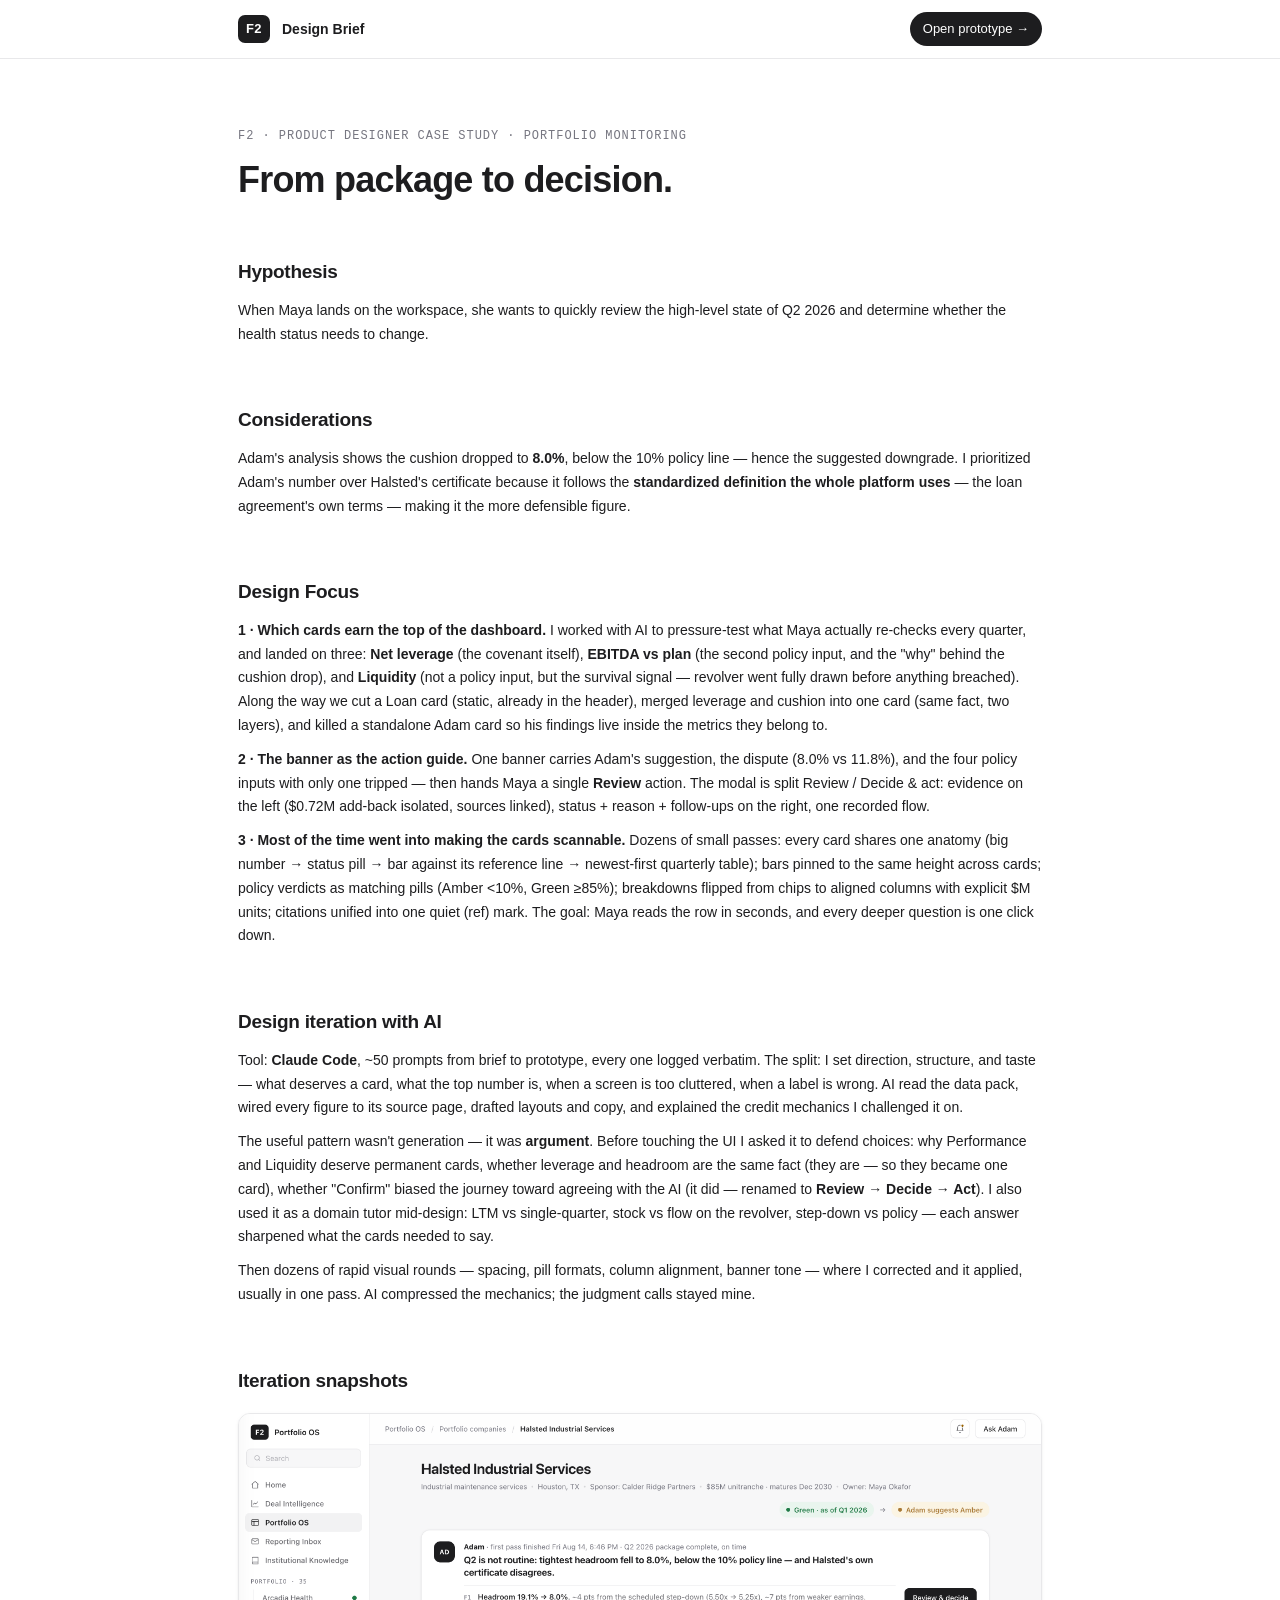
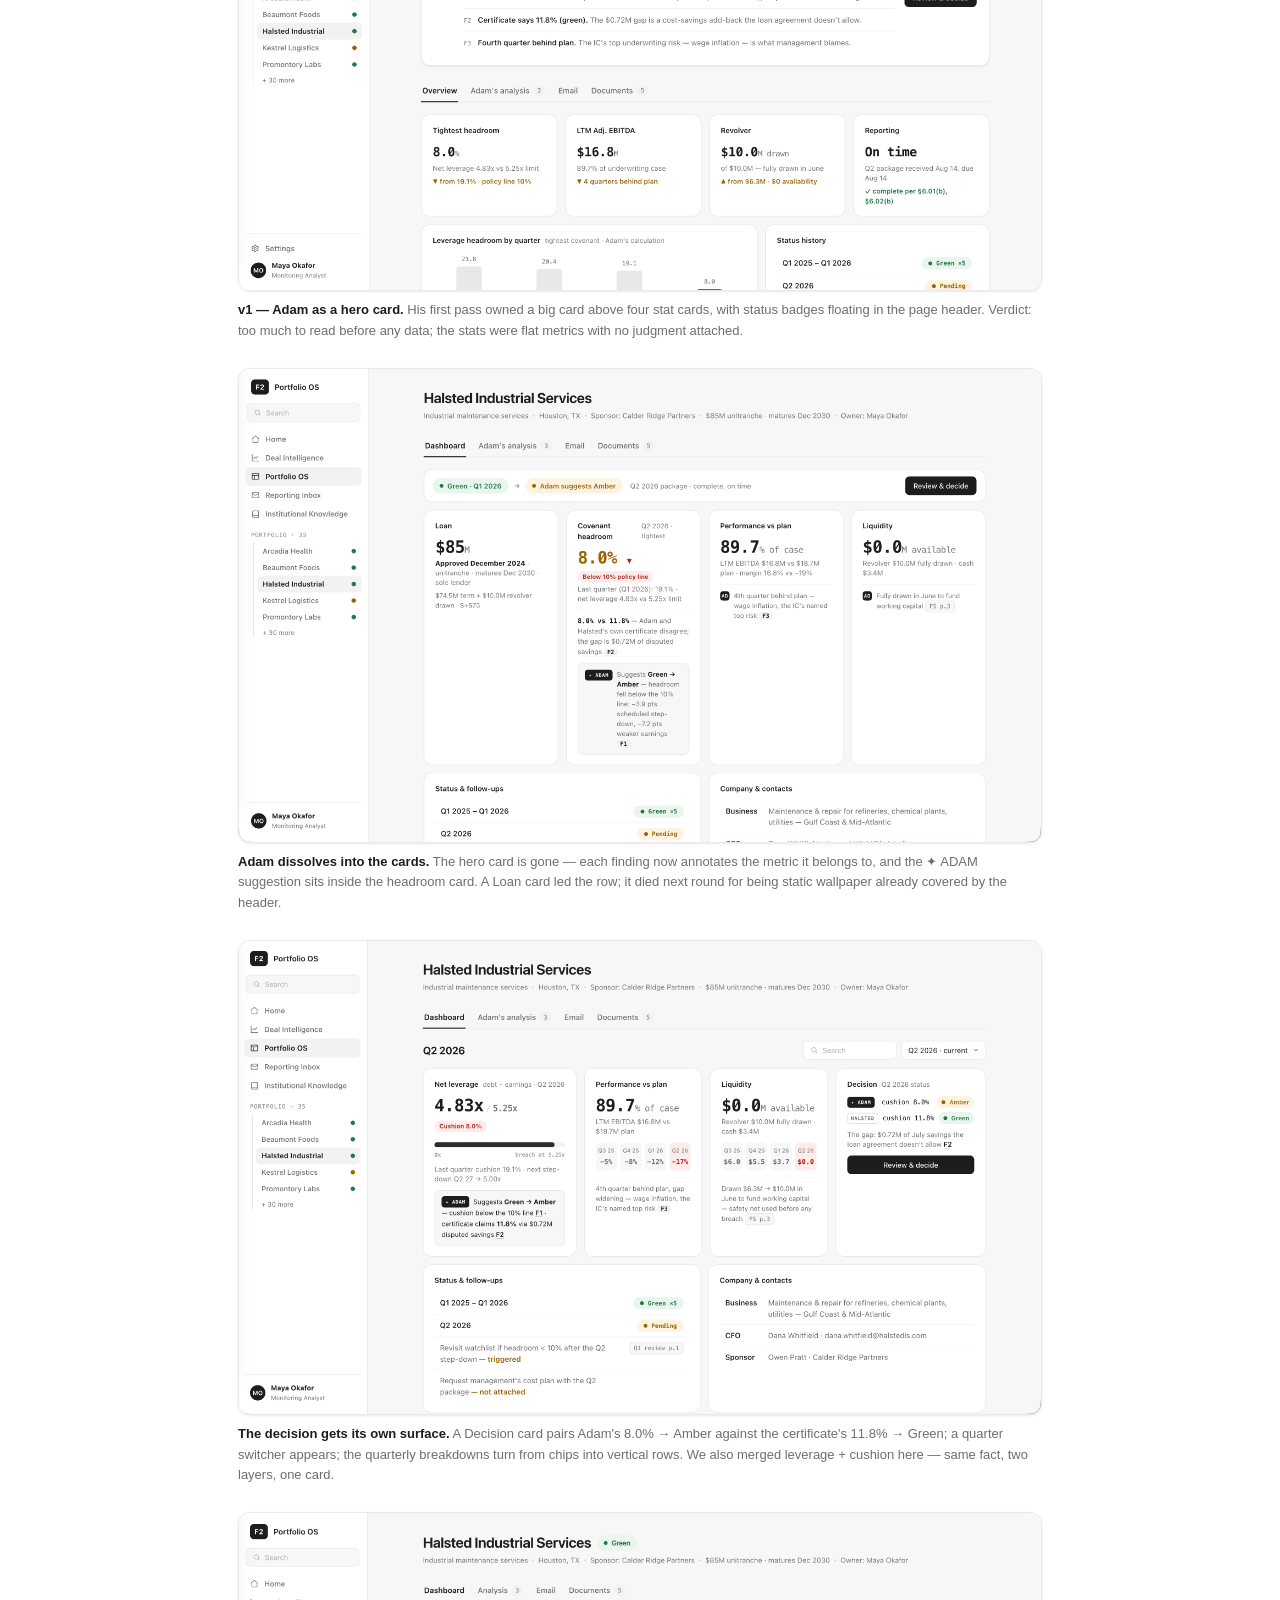
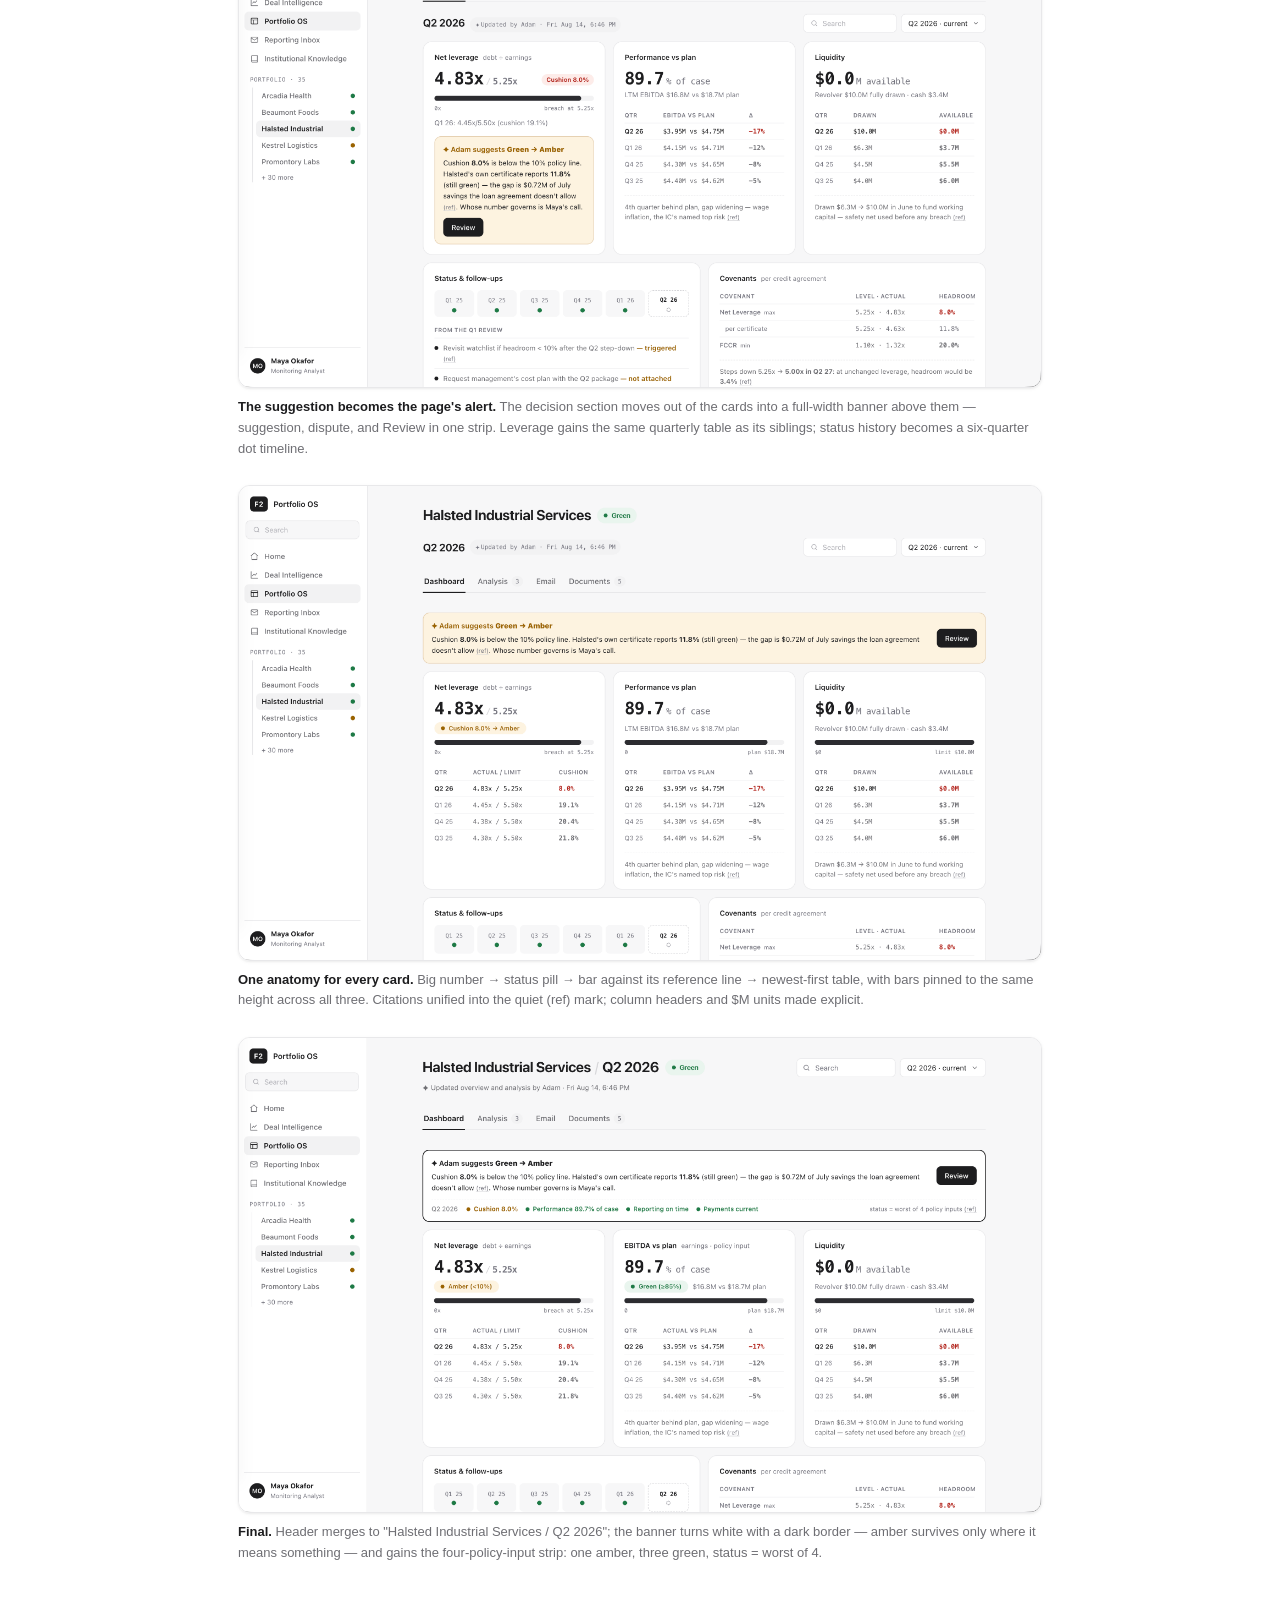
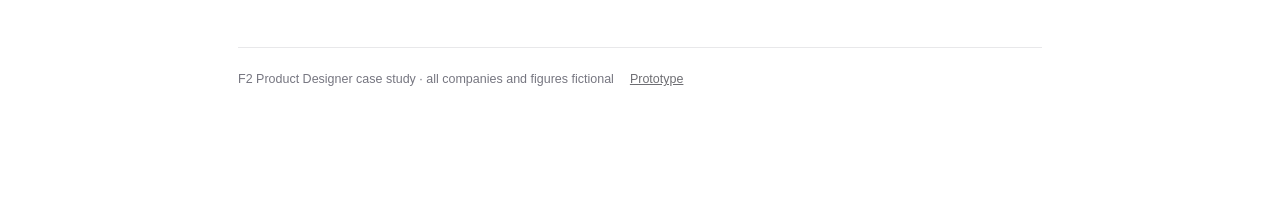
<file: brief.html>
<!DOCTYPE html>
<html lang="en">
<head>
<meta charset="UTF-8">
<meta name="viewport" content="width=device-width, initial-scale=1.0">
<title>Portfolio Monitoring — Design Brief</title>
<link rel="stylesheet" href="mu-system/mu.css">
<style>
  :root{
    --rag-green:#1d7a46; --rag-green-bg:#e9f5ee;
    --rag-amber:#9a6200; --rag-amber-bg:#fdf3e0;
    --rag-red:#b3261e;   --rag-red-bg:#fdecea;
  }
  body{background:var(--mu-bg);}
  .wrap{max-width:860px;margin:0 auto;padding:0 28px 110px;}

  .topnav{
    position:sticky;top:0;z-index:50;
    background:rgba(255,255,255,.85);backdrop-filter:saturate(180%) blur(20px);-webkit-backdrop-filter:saturate(180%) blur(20px);
    border-bottom:1px solid var(--mu-border);
  }
  .topnav-inner{max-width:860px;margin:0 auto;padding:0 28px;height:58px;display:flex;align-items:center;gap:12px;}
  .logo{background:var(--mu-gray-900);color:#fff;font-weight:700;font-size:13px;padding:4px 8px;border-radius:7px;letter-spacing:.4px;}
  .topnav-inner .t{font-size:14px;font-weight:600;color:var(--mu-ink);}
  .topnav-links{margin-left:auto;display:flex;gap:6px;}
  .topnav-links a{
    font-size:13px;font-weight:500;color:var(--mu-ink-2);text-decoration:none;
    padding:7px 13px;border-radius:999px;transition:background var(--mu-fast) var(--mu-ease);
  }
  .topnav-links a:hover{background:var(--mu-gray-100);color:var(--mu-ink);}
  .topnav-links a.primary{background:var(--mu-gray-900);color:#fff;}

  .hero{padding:68px 0 10px;}
  .hero .eyebrow{margin-bottom:14px;}
  .hero h1{font-size:36px;font-weight:650;letter-spacing:-.022em;line-height:1.15;}
  .hero p{font-size:16.5px;color:var(--mu-ink-2);margin-top:14px;max-width:640px;line-height:1.65;}

  h2.sec{font-size:21px;font-weight:650;letter-spacing:-.015em;margin:60px 0 6px;display:flex;align-items:baseline;gap:10px;}
  h2.sec .num{font-family:var(--mu-mono);font-size:12px;color:var(--mu-ink-3);font-weight:500;}
  .sec-sub{font-size:14.5px;color:var(--mu-ink-2);margin-bottom:18px;line-height:1.65;max-width:680px;}

  .grid2{display:grid;grid-template-columns:1fr 1fr;gap:14px;}
  .grid3{display:grid;grid-template-columns:repeat(3,1fr);gap:14px;}
  @media(max-width:700px){.grid2,.grid3{grid-template-columns:1fr;}}

  .b-card{padding:4px 0;}
  .b-card .tag{font-size:19px;font-weight:650;letter-spacing:-.015em;text-transform:none;font-family:var(--mu-font);color:var(--mu-ink);display:block;margin-bottom:12px;}
  .b-card h3{font-size:15px;font-weight:650;margin-bottom:5px;letter-spacing:-.01em;}
  .b-card p{font-size:14px;color:var(--mu-ink);line-height:1.7;}
  .b-card b{color:var(--mu-ink);font-weight:650;}

  .pill{display:inline-flex;align-items:center;gap:6px;height:24px;padding:0 10px;border-radius:999px;font-size:11.5px;font-weight:600;}
  .pill .d{width:6px;height:6px;border-radius:50%;background:currentColor;}
  .pill.g{background:var(--rag-green-bg);color:var(--rag-green);}
  .pill.a{background:var(--rag-amber-bg);color:var(--rag-amber);}

  ol.flow{list-style:none;counter-reset:f;margin-top:14px;}
  ol.flow li{
    counter-increment:f;position:relative;padding:15px 20px 15px 56px;
    background:var(--mu-surface);border-radius:var(--mu-radius-lg);margin-bottom:10px;
  }
  ol.flow li::before{
    content:counter(f,decimal-leading-zero);position:absolute;left:19px;top:17px;
    font-family:var(--mu-mono);font-size:12px;color:var(--mu-ink-3);font-weight:600;
  }
  ol.flow h3{font-size:14.5px;font-weight:650;margin-bottom:3px;}
  ol.flow p{font-size:13.5px;color:var(--mu-ink-2);line-height:1.6;}
  ol.flow b{color:var(--mu-ink);font-weight:600;}

  .qa{border-top:1px solid var(--mu-gray-100);padding:14px 2px;}
  .qa:first-of-type{border-top:none;}
  .qa .q{font-size:14px;font-weight:650;margin-bottom:4px;}
  .qa .a{font-size:13.5px;color:var(--mu-ink-2);line-height:1.65;}
  .qa .a b{color:var(--mu-ink);font-weight:600;}

  .shot{margin:18px 0 26px;}
  .shot:last-child{margin-bottom:4px;}
  .shot img{
    width:100%;display:block;border:1px solid var(--mu-border);
    border-radius:var(--mu-radius-md);box-shadow:var(--mu-shadow-sm);
  }
  .shot figcaption{font-size:13px;color:var(--mu-ink-2);line-height:1.6;margin-top:9px;}
  .shot figcaption b{color:var(--mu-ink);font-weight:650;}

  .footer{margin-top:76px;padding-top:22px;border-top:1px solid var(--mu-border);font-size:12.5px;color:var(--mu-ink-3);display:flex;gap:16px;flex-wrap:wrap;}
  .footer a{color:var(--mu-ink-2);}
</style>
</head>
<body>

<nav class="topnav">
  <div class="topnav-inner">
    <span class="logo">F2</span><span class="t">Design Brief</span>
    <div class="topnav-links">
      <a class="primary" href="index.html" target="_blank" rel="noopener">Open prototype →</a>
    </div>
  </div>
</nav>

<div class="wrap">

  <header class="hero">
    <div class="eyebrow">F2 · Product Designer Case Study · Portfolio Monitoring</div>
    <h1>From package to decision.</h1>
  </header>

  <div style="margin-top:44px;display:flex;flex-direction:column;gap:52px;">
    <div class="b-card">
      <span class="tag">Hypothesis</span>
      <p>When Maya lands on the workspace, she wants to quickly review the high-level state of Q2 2026 and determine whether the health status needs to change.</p>
    </div>
    <div class="b-card">
      <span class="tag">Considerations</span>
      <p>Adam's analysis shows the cushion dropped to <b>8.0%</b>, below the 10% policy line — hence the suggested downgrade. I prioritized Adam's number over Halsted's certificate because it follows the <b>standardized definition the whole platform uses</b> — the loan agreement's own terms — making it the more defensible figure.</p>
    </div>
    <div class="b-card">
      <span class="tag">Design Focus</span>
      <p style="margin-bottom:10px;"><b>1 · Which cards earn the top of the dashboard.</b> I worked with AI to pressure-test what Maya actually re-checks every quarter, and landed on three: <b>Net leverage</b> (the covenant itself), <b>EBITDA vs plan</b> (the second policy input, and the "why" behind the cushion drop), and <b>Liquidity</b> (not a policy input, but the survival signal — revolver went fully drawn before anything breached). Along the way we cut a Loan card (static, already in the header), merged leverage and cushion into one card (same fact, two layers), and killed a standalone Adam card so his findings live inside the metrics they belong to.</p>
      <p style="margin-bottom:10px;"><b>2 · The banner as the action guide.</b> One banner carries Adam's suggestion, the dispute (8.0% vs 11.8%), and the four policy inputs with only one tripped — then hands Maya a single <b>Review</b> action. The modal is split Review / Decide &amp; act: evidence on the left ($0.72M add-back isolated, sources linked), status + reason + follow-ups on the right, one recorded flow.</p>
      <p><b>3 · Most of the time went into making the cards scannable.</b> Dozens of small passes: every card shares one anatomy (big number → status pill → bar against its reference line → newest-first quarterly table); bars pinned to the same height across cards; policy verdicts as matching pills (Amber &lt;10%, Green ≥85%); breakdowns flipped from chips to aligned columns with explicit $M units; citations unified into one quiet (ref) mark. The goal: Maya reads the row in seconds, and every deeper question is one click down.</p>
    </div>
    <div class="b-card">
      <span class="tag">Design iteration with AI</span>
      <p style="margin-bottom:10px;">Tool: <b>Claude Code</b>, ~50 prompts from brief to prototype, every one logged verbatim. The split: I set direction, structure, and taste — what deserves a card, what the top number is, when a screen is too cluttered, when a label is wrong. AI read the data pack, wired every figure to its source page, drafted layouts and copy, and explained the credit mechanics I challenged it on.</p>
      <p style="margin-bottom:10px;">The useful pattern wasn't generation — it was <b>argument</b>. Before touching the UI I asked it to defend choices: why Performance and Liquidity deserve permanent cards, whether leverage and headroom are the same fact (they are — so they became one card), whether "Confirm" biased the journey toward agreeing with the AI (it did — renamed to <b>Review → Decide → Act</b>). I also used it as a domain tutor mid-design: LTM vs single-quarter, stock vs flow on the revolver, step-down vs policy — each answer sharpened what the cards needed to say.</p>
      <p>Then dozens of rapid visual rounds — spacing, pill formats, column alignment, banner tone — where I corrected and it applied, usually in one pass. AI compressed the mechanics; the judgment calls stayed mine.</p>
    </div>

    <div class="b-card">
      <span class="tag">Iteration snapshots</span>
      <figure class="shot">
        <img src="iterations/01-hero-card.png" alt="v1 — Adam hero card above four stat cards">
        <figcaption><b>v1 — Adam as a hero card.</b> His first pass owned a big card above four stat cards, with status badges floating in the page header. Verdict: too much to read before any data; the stats were flat metrics with no judgment attached.</figcaption>
      </figure>
      <figure class="shot">
        <img src="iterations/02-cards-absorb-adam.png" alt="Adam's findings embedded inside the metric cards">
        <figcaption><b>Adam dissolves into the cards.</b> The hero card is gone — each finding now annotates the metric it belongs to, and the ✦ ADAM suggestion sits inside the headroom card. A Loan card led the row; it died next round for being static wallpaper already covered by the header.</figcaption>
      </figure>
      <figure class="shot">
        <img src="iterations/03-decision-card.png" alt="Dedicated decision card and vertical quarterly tables">
        <figcaption><b>The decision gets its own surface.</b> A Decision card pairs Adam's 8.0% → Amber against the certificate's 11.8% → Green; a quarter switcher appears; the quarterly breakdowns turn from chips into vertical rows. We also merged leverage + cushion here — same fact, two layers, one card.</figcaption>
      </figure>
      <figure class="shot">
        <img src="iterations/04-banner-above.png" alt="Full-width suggestion banner above three cards">
        <figcaption><b>The suggestion becomes the page's alert.</b> The decision section moves out of the cards into a full-width banner above them — suggestion, dispute, and Review in one strip. Leverage gains the same quarterly table as its siblings; status history becomes a six-quarter dot timeline.</figcaption>
      </figure>
      <figure class="shot">
        <img src="iterations/05-one-anatomy.png" alt="All three cards sharing one anatomy">
        <figcaption><b>One anatomy for every card.</b> Big number → status pill → bar against its reference line → newest-first table, with bars pinned to the same height across all three. Citations unified into the quiet (ref) mark; column headers and $M units made explicit.</figcaption>
      </figure>
      <figure class="shot">
        <img src="iterations/06-final.png" alt="Final — merged header, white banner, policy input strip">
        <figcaption><b>Final.</b> Header merges to "Halsted Industrial Services / Q2 2026"; the banner turns white with a dark border — amber survives only where it means something — and gains the four-policy-input strip: one amber, three green, status = worst of 4.</figcaption>
      </figure>
    </div>
  </div>

  <div class="footer">
    <span>F2 Product Designer case study · all companies and figures fictional</span>
    <a href="index.html">Prototype</a>
  </div>
</div>

</body>
</html>
</file>
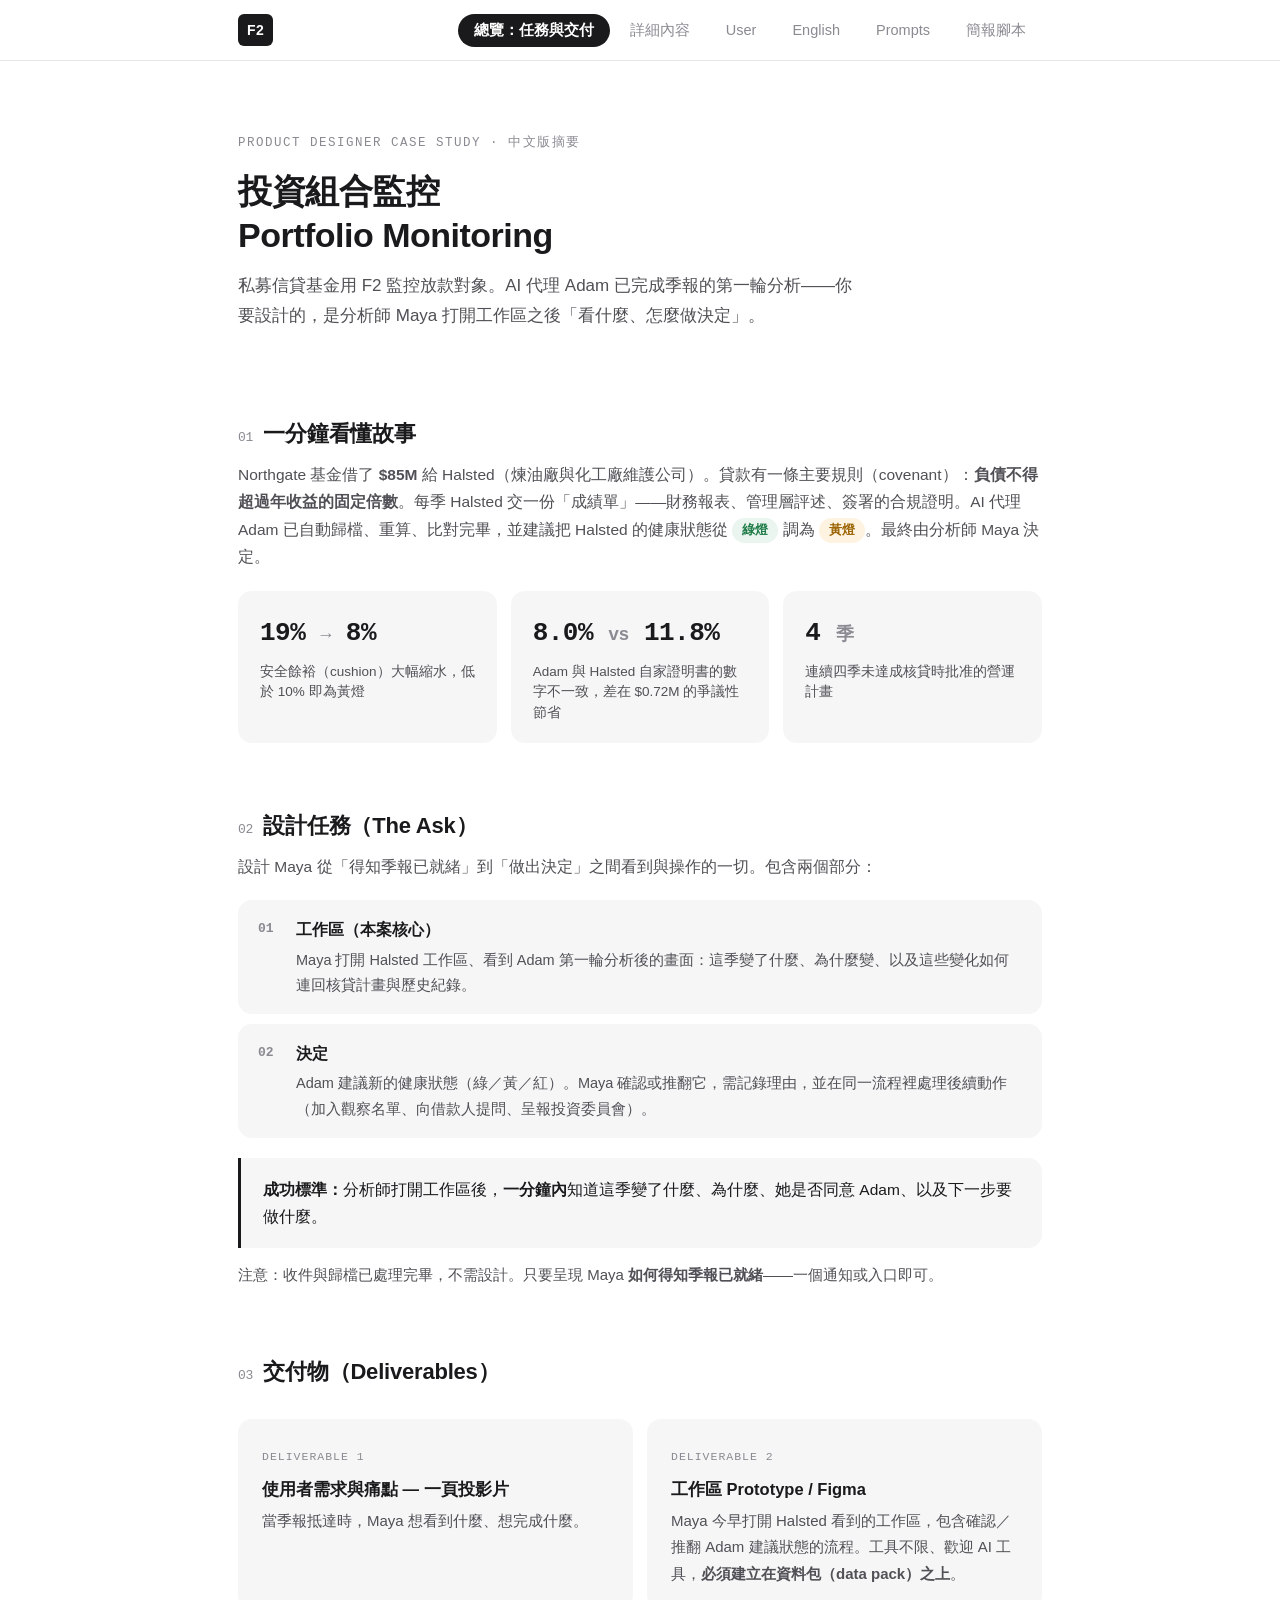
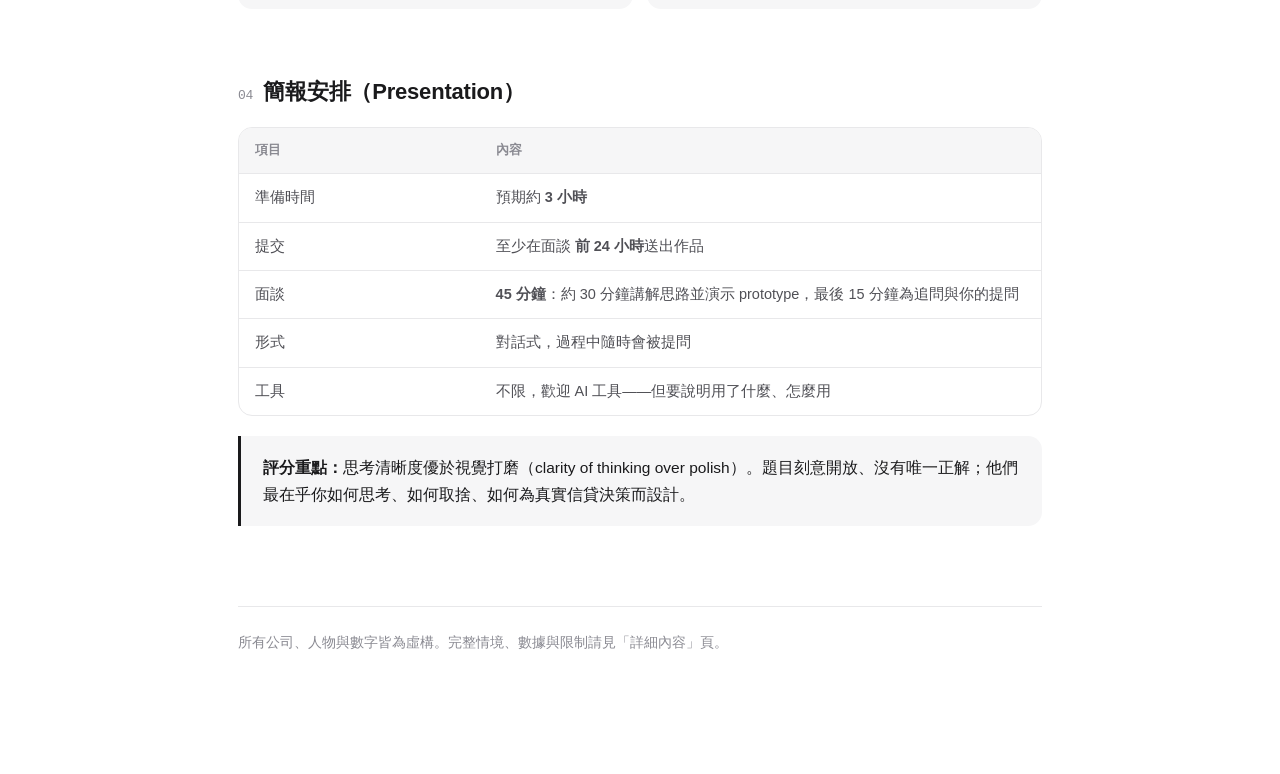
<file: case-study-zh.html>
<!DOCTYPE html>
<html lang="zh-Hant">
<head>
<meta charset="UTF-8">
<meta name="viewport" content="width=device-width, initial-scale=1.0">
<title>F2 設計案例研究 — 投資組合監控（中文版）</title>
<style>
  :root{
    --ink:#1a1a1c;
    --ink2:#505056;
    --ink3:#8a8a92;
    --line:#e8e8ea;
    --surface:#f6f6f7;
    --bg:#ffffff;
    --accent:#1a1a1c;
    --green:#1d7a46;
    --green-bg:#e9f5ee;
    --amber:#9a6200;
    --amber-bg:#fdf3e0;
    --radius:14px;
    --mono:"SF Mono",ui-monospace,Menlo,monospace;
  }
  *{margin:0;padding:0;box-sizing:border-box;}
  html{scroll-behavior:smooth;}
  body{
    font-family:-apple-system,BlinkMacSystemFont,"PingFang TC","Noto Sans TC","Helvetica Neue",sans-serif;
    color:var(--ink);background:var(--bg);
    font-size:16px;line-height:1.75;
    -webkit-font-smoothing:antialiased;
  }
  .wrap{max-width:860px;margin:0 auto;padding:0 28px 120px;}

  /* ── Top nav ── */
  .topnav{
    position:sticky;top:0;z-index:50;
    background:rgba(255,255,255,0.85);backdrop-filter:blur(16px);-webkit-backdrop-filter:blur(16px);
    border-bottom:1px solid var(--line);
  }
  .topnav-inner{max-width:860px;margin:0 auto;padding:0 28px;height:60px;display:flex;align-items:center;gap:24px;}
  .logo{
    background:var(--ink);color:#fff;font-weight:800;font-size:14px;
    padding:4px 9px;border-radius:6px;letter-spacing:0.5px;
  }
  .tabs{display:flex;gap:4px;margin-left:auto;}
  .tab{
    border:none;background:none;cursor:pointer;
    font-family:inherit;font-size:14.5px;font-weight:500;color:var(--ink3);
    padding:7px 16px;border-radius:999px;transition:all .18s ease;
  }
  .tab:hover{color:var(--ink);}
  .tab.active{background:var(--ink);color:#fff;font-weight:600;}

  /* ── Views ── */
  .view{display:none;}
  .view.active{display:block;animation:fade .3s ease;}
  @keyframes fade{from{opacity:0;transform:translateY(6px);}to{opacity:1;transform:none;}}

  /* ── Typography ── */
  .hero{padding:72px 0 20px;}
  .eyebrow{font-family:var(--mono);font-size:12.5px;letter-spacing:1.5px;color:var(--ink3);text-transform:uppercase;margin-bottom:14px;}
  h1{font-size:34px;line-height:1.3;font-weight:700;letter-spacing:-0.5px;}
  .hero-sub{font-size:17px;color:var(--ink2);margin-top:14px;max-width:620px;}
  h2{font-size:22px;font-weight:700;letter-spacing:-0.2px;margin:64px 0 8px;display:flex;align-items:baseline;gap:10px;}
  h2 .num{font-family:var(--mono);font-size:13px;color:var(--ink3);font-weight:500;}
  .section-sub{color:var(--ink2);font-size:15.5px;margin-bottom:20px;}
  h3{font-size:16.5px;font-weight:650;margin-bottom:4px;}
  p+p{margin-top:10px;}
  b{font-weight:650;}

  /* ── Cards ── */
  .card{
    background:var(--surface);border-radius:var(--radius);
    padding:22px 24px;margin-top:14px;
  }
  .card-white{background:#fff;border:1px solid var(--line);}
  .grid2{display:grid;grid-template-columns:1fr 1fr;gap:14px;margin-top:14px;}
  @media(max-width:640px){.grid2{grid-template-columns:1fr;}}
  .card .tag{
    display:inline-block;font-family:var(--mono);font-size:11.5px;letter-spacing:1px;
    color:var(--ink3);margin-bottom:8px;text-transform:uppercase;
  }
  .card p{font-size:15px;color:var(--ink2);}
  .card h3+p{margin-top:4px;}

  /* status pills */
  .pill{display:inline-block;font-size:12.5px;font-weight:650;padding:2px 10px;border-radius:999px;vertical-align:1px;}
  .pill.green{background:var(--green-bg);color:var(--green);}
  .pill.amber{background:var(--amber-bg);color:var(--amber);}

  /* ── Big stat row ── */
  .stats{display:grid;grid-template-columns:repeat(3,1fr);gap:14px;margin-top:20px;}
  @media(max-width:640px){.stats{grid-template-columns:1fr;}}
  .stat{background:var(--surface);border-radius:var(--radius);padding:20px 22px;}
  .stat .v{font-family:var(--mono);font-size:26px;font-weight:600;letter-spacing:-0.5px;}
  .stat .v .dim{color:var(--ink3);font-size:18px;}
  .stat .l{font-size:13.5px;color:var(--ink2);margin-top:6px;line-height:1.5;}

  /* ── Lists ── */
  ul.clean{list-style:none;margin-top:10px;}
  ul.clean li{
    position:relative;padding-left:22px;margin-bottom:10px;color:var(--ink2);font-size:15.5px;
  }
  ul.clean li::before{
    content:"";position:absolute;left:4px;top:11px;width:6px;height:6px;border-radius:50%;background:var(--ink3);
  }
  ol.steps{list-style:none;counter-reset:s;margin-top:14px;}
  ol.steps li{
    counter-increment:s;position:relative;padding:16px 20px 16px 58px;
    background:var(--surface);border-radius:var(--radius);margin-bottom:10px;
  }
  ol.steps li::before{
    content:counter(s,decimal-leading-zero);
    position:absolute;left:20px;top:18px;
    font-family:var(--mono);font-size:13px;color:var(--ink3);font-weight:600;
  }
  ol.steps li h3{font-size:15.5px;}
  ol.steps li p{font-size:14.5px;color:var(--ink2);}

  /* ── Table ── */
  .tbl-wrap{overflow-x:auto;margin-top:16px;border:1px solid var(--line);border-radius:var(--radius);}
  table{width:100%;border-collapse:collapse;font-size:14.5px;min-width:520px;}
  th{
    text-align:left;font-weight:600;font-size:13px;color:var(--ink3);
    background:var(--surface);padding:11px 16px;border-bottom:1px solid var(--line);white-space:nowrap;
  }
  td{padding:11px 16px;border-bottom:1px solid var(--line);color:var(--ink2);vertical-align:top;}
  tr:last-child td{border-bottom:none;}
  td.num{font-family:var(--mono);font-size:13.5px;color:var(--ink);white-space:nowrap;}
  td .hl{color:var(--amber);font-weight:650;}
  td .ok{color:var(--green);font-weight:650;}
  .formula{
    font-family:var(--mono);font-size:13.5px;background:var(--surface);
    border-radius:10px;padding:12px 16px;margin-top:12px;color:var(--ink2);
  }

  /* ── Callout ── */
  .callout{
    border-left:3px solid var(--ink);background:var(--surface);
    border-radius:0 var(--radius) var(--radius) 0;
    padding:18px 22px;margin-top:20px;
  }
  .callout p{font-size:15.5px;color:var(--ink);}

  /* ── Timeline ── */
  .timeline{margin-top:16px;}
  .t-item{display:flex;gap:18px;padding-bottom:18px;position:relative;}
  .t-item::before{
    content:"";position:absolute;left:5px;top:22px;bottom:-2px;width:1.5px;background:var(--line);
  }
  .t-item:last-child::before{display:none;}
  .t-dot{width:11px;height:11px;border-radius:50%;background:var(--ink);flex-shrink:0;margin-top:7px;}
  .t-item.now .t-dot{background:var(--amber);box-shadow:0 0 0 4px var(--amber-bg);}
  .t-date{font-family:var(--mono);font-size:12.5px;color:var(--ink3);margin-bottom:1px;}
  .t-body{font-size:15px;color:var(--ink2);}
  .t-body b{color:var(--ink);}

  /* folder code */
  code{
    font-family:var(--mono);font-size:13px;background:var(--surface);
    padding:2px 7px;border-radius:6px;color:var(--ink);
  }
  td code{background:#fff;border:1px solid var(--line);}

  .footer-note{margin-top:80px;padding-top:24px;border-top:1px solid var(--line);font-size:13.5px;color:var(--ink3);}
  .jump{color:inherit;}

  /* ── Presentation tab extras ── */
  .fig{margin-top:14px;border:1px solid var(--line);border-radius:var(--radius);overflow:hidden;background:var(--surface);}
  .fig img{width:100%;display:block;}
  .fig-cap{font-size:12.5px;color:var(--ink3);padding:9px 14px;border-top:1px solid var(--line);font-family:var(--mono);letter-spacing:0.3px;}
  .ba{display:grid;grid-template-columns:1fr 1fr;gap:12px;margin-top:14px;align-items:start;}
  @media(max-width:700px){.ba{grid-template-columns:1fr;}}
  .ba .fig{margin-top:0;}
  .ba-tag{font-family:var(--mono);font-size:11px;letter-spacing:1px;text-transform:uppercase;color:var(--ink3);}
  .pivot{margin-top:40px;}
  .pivot-head{display:flex;align-items:baseline;gap:10px;margin-bottom:2px;}
  .pivot-head .pn{font-family:var(--mono);font-size:13px;color:var(--ink3);font-weight:600;flex-shrink:0;}
  .pivot-head h3{font-size:18px;font-weight:700;}
  .pivot-why{background:var(--surface);border-left:3px solid var(--ink);border-radius:0 10px 10px 0;padding:12px 16px;margin-top:12px;font-size:14.5px;color:var(--ink);}
  .pivot-why b{color:var(--ink);}
  .agenda{width:100%;}
  .agenda td.num{width:84px;}
  .chip{display:inline-block;font-family:var(--mono);font-size:11.5px;padding:2px 9px;border-radius:999px;background:var(--ink);color:#fff;letter-spacing:0.5px;}
  .flow{display:grid;grid-template-columns:repeat(5,1fr);gap:8px;margin-top:18px;}
  @media(max-width:700px){.flow{grid-template-columns:1fr 1fr;}}
  .fstep{background:var(--surface);border-radius:12px;padding:13px 14px;}
  .fstep .fk{font-family:var(--mono);font-size:11px;letter-spacing:0.5px;color:var(--ink3);}
  .fstep .ft{font-weight:700;font-size:14.5px;margin-top:4px;}
  .fstep .fd{font-size:12.5px;color:var(--ink2);margin-top:5px;line-height:1.5;}
  .fstep.key{background:var(--ink);}
  .fstep.key .fk{color:rgba(255,255,255,0.55);}
  .fstep.key .ft{color:#fff;}
  .fstep.key .fd{color:rgba(255,255,255,0.8);}
</style>
</head>
<body>

<nav class="topnav">
  <div class="topnav-inner">
    <span class="logo">F2</span>
    <div class="tabs">
      <button class="tab active" data-view="overview">總覽：任務與交付</button>
      <button class="tab" data-view="detail">詳細內容</button>
      <button class="tab" data-view="user">User</button>
      <button class="tab" data-view="english">English</button>
      <button class="tab" data-view="prompts">Prompts</button>
      <button class="tab" data-view="talk">簡報腳本</button>
    </div>
  </div>
</nav>

<!-- ════════════════ OVERVIEW ════════════════ -->
<div class="view active wrap" id="view-overview">

  <header class="hero">
    <div class="eyebrow">Product Designer Case Study · 中文版摘要</div>
    <h1>投資組合監控<br>Portfolio Monitoring</h1>
    <p class="hero-sub">私募信貸基金用 F2 監控放款對象。AI 代理 Adam 已完成季報的第一輪分析——你要設計的，是分析師 Maya 打開工作區之後「看什麼、怎麼做決定」。</p>
  </header>

  <h2><span class="num">01</span>一分鐘看懂故事</h2>
  <p class="section-sub">Northgate 基金借了 <b>$85M</b> 給 Halsted（煉油廠與化工廠維護公司）。貸款有一條主要規則（covenant）：<b>負債不得超過年收益的固定倍數</b>。每季 Halsted 交一份「成績單」——財務報表、管理層評述、簽署的合規證明。AI 代理 Adam 已自動歸檔、重算、比對完畢，並建議把 Halsted 的健康狀態從 <span class="pill green">綠燈</span> 調為 <span class="pill amber">黃燈</span>。最終由分析師 Maya 決定。</p>

  <div class="stats">
    <div class="stat"><div class="v">19% <span class="dim">→</span> 8%</div><div class="l">安全餘裕（cushion）大幅縮水，低於 10% 即為黃燈</div></div>
    <div class="stat"><div class="v">8.0% <span class="dim">vs</span> 11.8%</div><div class="l">Adam 與 Halsted 自家證明書的數字不一致，差在 $0.72M 的爭議性節省</div></div>
    <div class="stat"><div class="v">4 <span class="dim">季</span></div><div class="l">連續四季未達成核貸時批准的營運計畫</div></div>
  </div>

  <h2><span class="num">02</span>設計任務（The Ask）</h2>
  <p class="section-sub">設計 Maya 從「得知季報已就緒」到「做出決定」之間看到與操作的一切。包含兩個部分：</p>
  <ol class="steps">
    <li>
      <h3>工作區（本案核心）</h3>
      <p>Maya 打開 Halsted 工作區、看到 Adam 第一輪分析後的畫面：這季變了什麼、為什麼變、以及這些變化如何連回核貸計畫與歷史紀錄。</p>
    </li>
    <li>
      <h3>決定</h3>
      <p>Adam 建議新的健康狀態（綠／黃／紅）。Maya 確認或推翻它，需記錄理由，並在同一流程裡處理後續動作（加入觀察名單、向借款人提問、呈報投資委員會）。</p>
    </li>
  </ol>
  <div class="callout">
    <p><b>成功標準：</b>分析師打開工作區後，<b>一分鐘內</b>知道這季變了什麼、為什麼、她是否同意 Adam、以及下一步要做什麼。</p>
  </div>
  <p style="margin-top:14px;color:var(--ink2);font-size:15px;">注意：收件與歸檔已處理完畢，不需設計。只要呈現 Maya <b>如何得知季報已就緒</b>——一個通知或入口即可。</p>

  <h2><span class="num">03</span>交付物（Deliverables）</h2>
  <div class="grid2">
    <div class="card">
      <span class="tag">Deliverable 1</span>
      <h3>使用者需求與痛點 — 一頁投影片</h3>
      <p>當季報抵達時，Maya 想看到什麼、想完成什麼。</p>
    </div>
    <div class="card">
      <span class="tag">Deliverable 2</span>
      <h3>工作區 Prototype / Figma</h3>
      <p>Maya 今早打開 Halsted 看到的工作區，包含確認／推翻 Adam 建議狀態的流程。工具不限、歡迎 AI 工具，<b>必須建立在資料包（data pack）之上</b>。</p>
    </div>
  </div>

  <h2><span class="num">04</span>簡報安排（Presentation）</h2>
  <div class="tbl-wrap">
    <table>
      <tr><th style="width:30%;">項目</th><th>內容</th></tr>
      <tr><td>準備時間</td><td>預期約 <b>3 小時</b></td></tr>
      <tr><td>提交</td><td>至少在面談 <b>前 24 小時</b>送出作品</td></tr>
      <tr><td>面談</td><td><b>45 分鐘</b>：約 30 分鐘講解思路並演示 prototype，最後 15 分鐘為追問與你的提問</td></tr>
      <tr><td>形式</td><td>對話式，過程中隨時會被提問</td></tr>
      <tr><td>工具</td><td>不限，歡迎 AI 工具——但要說明用了什麼、怎麼用</td></tr>
    </table>
  </div>

  <div class="callout">
    <p><b>評分重點：</b>思考清晰度優於視覺打磨（clarity of thinking over polish）。題目刻意開放、沒有唯一正解；他們最在乎你如何思考、如何取捨、如何為真實信貸決策而設計。</p>
  </div>

  <div class="footer-note">所有公司、人物與數字皆為虛構。完整情境、數據與限制請見「詳細內容」頁。</div>
</div>

<!-- ════════════════ DETAIL ════════════════ -->
<div class="view wrap" id="view-detail">

  <header class="hero">
    <div class="eyebrow">Detail · 情境、發現、限制與資料包</div>
    <h1>詳細內容</h1>
    <p class="hero-sub">設計前需要掌握的全部背景：名詞、情境時間線、Adam 的三項發現與數字、關鍵思考題、限制條件，以及資料包的使用方式。</p>
  </header>

  <h2><span class="num">01</span>白話名詞解釋</h2>
  <div class="grid2">
    <div class="card"><h3>Covenant（契約條款）</h3><p>貸款附帶的規則。本案主要條款：公司負債不得超過年收益的固定倍數（本季上限 5.25x）。</p></div>
    <div class="card"><h3>Cushion / Headroom（安全餘裕）</h3><p>距離觸犯上限還有多少空間。公式：（上限 − 負債÷收益）÷ 上限。資料包中稱 headroom。</p></div>
    <div class="card"><h3>Adam</h3><p>F2 的 AI 代理。自動歸檔季報、抽取數字、依貸款合約定義重算每條 covenant、比對借款人證明書與歷史，並建議健康狀態。</p></div>
    <div class="card"><h3>Portfolio OS / Risk Intelligence</h3><p>F2 的監控模組。每個借款人都有工作區，存放貸款條款、covenants、核貸計畫、投委會備忘錄、歷季紀錄與分析師筆記。Adam 的分析 + 依基金內規給出的健康狀態，合稱 Risk Intelligence。</p></div>
  </div>
  <div class="card card-white" style="margin-top:14px;">
    <h3>今天 vs. 有了 F2</h3>
    <p>今天：分析師逐一打開 PDF、手動抄進 Excel、重算比率、憑肉眼跟上季比對。管理 35 家借款人，這佔掉一季的大部分時間。有了 F2：郵件轉給 Adam，第一輪分析自動完成，分析師專注在判斷。</p>
  </div>

  <h2><span class="num">02</span>情境（The Scenario）</h2>
  <p class="section-sub"><b>Maya</b> 是 Northgate Credit Partners（直接放款基金）的監控分析師，負責 35 家借款公司。本案只關於其中一家：<b>Halsted Industrial Services</b>（煉油廠與化工廠維護），2024 年 12 月獲貸 $85M。此案當初就是在 F2 完成核貸，所以工作區已有投委會備忘錄、貸款合約、五季歷史與 Maya 上季的審閱。</p>
  <div class="timeline">
    <div class="t-item">
      <div class="t-dot"></div>
      <div><div class="t-date">2026/08/14（五）</div><div class="t-body">Halsted 財務長把 <b>Q2 2026 季報</b>寄到基金的共用回報信箱，自動轉給 Adam（adam@northgate.f2.ai）。內含財務報表、管理層評述、簽署的合規證明書。</div></div>
    </div>
    <div class="t-item now">
      <div class="t-dot"></div>
      <div><div class="t-date">2026/08/18（二）8:15 AM — 設計起點</div><div class="t-body">Adam 完成第一輪分析。Maya 即將打開 Halsted 的工作區。<b>你的設計從這一刻開始。</b></div></div>
    </div>
  </div>

  <h2><span class="num">03</span>Adam 的三項發現</h2>
  <ol class="steps">
    <li>
      <h3>安全餘裕從 19% 縮到 8% <span class="pill amber">低於 10% = 黃燈</span></h3>
      <p>跌幅中約 <b>4 個百分點</b>是上限依約定時程收緊（5.50x → 5.25x）造成的；另外約 <b>7 個百分點</b>是 Halsted 收益變差。</p>
    </li>
    <li>
      <h3>Halsted 的數字和 Adam 不一致</h3>
      <p>Halsted 簽署的證明書寫餘裕 <b>11.8%</b>——照它就還是綠燈。差異來自 <b>$0.72M</b> 的成本計畫節省：該計畫 <b>7 月才啟動（季度結束之後）</b>，Halsted 把它算進去，但貸款合約不允許，所以 Adam 剔除。綠燈還是黃燈，取決於 Maya 採信誰的數字。</p>
    </li>
    <li>
      <h3>連續四季落後核貸計畫</h3>
      <p>營收低於計畫 <b>6%</b>，利潤率 <b>16.8%</b>（計畫約 19%）。核貸時投委會點名的最大風險——<b>工資通膨</b>——正是管理層現在歸咎的原因。</p>
    </li>
  </ol>
  <div class="callout"><p><b>Adam 建議：</b>Halsted 由 <span class="pill green">綠燈</span> 調為 <span class="pill amber">黃燈</span>。<b>由 Maya 決定。</b></p></div>

  <h3 style="margin-top:36px;">數字怎麼算、兩邊差在哪</h3>
  <div class="tbl-wrap">
    <table>
      <tr><th></th><th>上季</th><th>本季</th></tr>
      <tr><td>負債上限（debt limit）</td><td class="num">5.50x</td><td class="num">5.25x</td></tr>
      <tr><td>負債 ÷ 收益 — Adam 計算</td><td class="num">4.45x</td><td class="num">4.83x</td></tr>
      <tr><td>負債 ÷ 收益 — Halsted 證明書</td><td class="num">4.45x</td><td class="num">4.63x</td></tr>
      <tr><td>安全餘裕 — Adam</td><td class="num">19.1%</td><td class="num"><span class="hl">8.0%</span>（黃燈）</td></tr>
      <tr><td>安全餘裕 — Halsted</td><td class="num">19.1%</td><td class="num"><span class="ok">11.8%</span>（綠燈）</td></tr>
    </table>
  </div>
  <div class="formula">安全餘裕 cushion =（上限 − 負債÷收益）÷ 上限</div>

  <h2><span class="num">04</span>關鍵思考題（Key Questions）</h2>
  <ul class="clean">
    <li>Maya 如何得知季報已就緒？那「第一眼」就該告訴她什麼？</li>
    <li>打開 Halsted 工作區時，她最先看到什麼？</li>
    <li>「顯示本季數字」和「顯示數字的意義」差別在哪？</li>
    <li>當 Adam 和借款人數字不一致時，這件事如何呈現？</li>
    <li>Maya 需要看到什麼，才能同意或推翻 Adam 的建議？</li>
    <li>如果某一季什麼都沒變，這個工作區會長什麼樣？</li>
  </ul>

  <h2><span class="num">05</span>限制與假設（Constraints）</h2>
  <ol class="steps">
    <li><h3>分析由 Adam 做</h3><p>不用設計數據抄錄表、公式或 Excel。假設抽取與計算都可行，資料包就是其輸出。</p></li>
    <li><h3>工作區已存在</h3><p>Halsted 工作區已有投委會備忘錄、核貸計畫、covenants 與其分階段收緊時程、歷史紀錄。</p></li>
    <li><h3>Adam 提議，Maya 決定</h3><p>健康狀態（紅／黃／綠）依基金信貸政策（在資料包內）。確認或推翻是 Maya 的職權，且需記錄理由。</p></li>
    <li><h3>每個數字都要能溯源</h3><p>Adam 的任何數字或主張都必須連回出處的文件與頁碼。</p></li>
    <li><h3>後續動作屬於決定的一部分</h3><p>加入觀察名單、向借款人提問、呈報投委會——設計成決定流程的一部分，不是獨立功能。</p></li>
    <li><h3>不在範圍內</h3><p>收件歸檔、35 家借款人的總覽、遲交或不完整的季報、新聞監控、貸款條款修訂。</p></li>
  </ol>

  <h2><span class="num">06</span>資料包（Data Pack）使用指南</h2>
  <p class="section-sub">資料夾依故事順序排列。做 prototype 需要資料夾 2、3、4；資料夾 1 僅為背景。JSON 以百萬美元計，PDF 以千美元計（借款人的回報格式）。</p>
  <div class="tbl-wrap">
    <table>
      <tr><th style="width:36%;">資料夾</th><th>用途</th><th>先開哪個檔</th></tr>
      <tr><td><code>1_the_email/</code></td><td><b>僅背景。</b>季報如何寄達——收件已處理，不需設計。</td><td><code>email.json</code>；attachments/ 內是 Halsted 寄的兩份 PDF</td></tr>
      <tr><td><code>2_workspace_before_this_quarter/</code></td><td><b>今天之前的工作區。</b>F2 已知的 Halsted。</td><td><code>workspace.json</code>（貸款條款、上限時程、核貸計畫、五季歷史、目前狀態綠燈）；documents/ 有投委會備忘錄、貸款合約、Maya 上季審閱</td></tr>
      <tr><td><code>3_what_adam_found/</code></td><td><b>今天之後的工作區。</b>本季新資訊。</td><td><code>adam_first_pass.json</code> — 先讀 <code>summary</code>：三項發現＋建議狀態，並指向各項細節</td></tr>
      <tr><td><code>4_fund_rules/</code></td><td><b>決定。</b>綠／黃／紅的判定標準，以及改狀態時 Maya 必須記錄的內容。</td><td><code>credit_policy.json</code></td></tr>
    </table>
  </div>

  <h3 style="margin-top:36px;">每項發現對應的數據與溯源文件</h3>
  <div class="tbl-wrap">
    <table>
      <tr><th style="width:30%;">發現</th><th>數據位置</th><th>可連結的來源文件</th></tr>
      <tr><td>1. 餘裕 19% → 8%</td><td><code>adam_first_pass.json</code> → covenant_tests、headroom_bridge</td><td>貸款合約 p.2（上限時程）；財務報表 pp.1–2</td></tr>
      <tr><td>2. 數字不一致</td><td><code>adam_first_pass.json</code> → certificate_check</td><td>證明書 p.2（$720K 那一行）；貸款合約 p.1（規則）；財務報表 p.3（7 月啟動日期）</td></tr>
      <tr><td>3. 落後計畫</td><td><code>adam_first_pass.json</code> → variances、underwriting_links；計畫在 <code>workspace.json</code> → underwriting_case</td><td>投委會備忘錄 pp.2–3</td></tr>
    </table>
  </div>
  <p style="margin-top:14px;color:var(--ink2);font-size:15px;"><code>adam_first_pass.json</code> 裡每個數字都帶 <code>sources</code> 欄位（檔案＋頁碼），可用來呈現「數字從哪來」。資料包裡還有三項發現以外的素材——非必要，但想走更遠可以用。</p>

  <div class="footer-note">所有公司、人物與數字皆為虛構。面試練習的點子不會被 F2 作任何商業使用。</div>
</div>

<!-- ════════════════ USER (Deliverable 1 slide) ════════════════ -->
<div class="view wrap" id="view-user">

  <header class="hero">
    <div class="eyebrow">Deliverable 1 · User Needs &amp; Pain Points</div>
    <h1>User</h1>
    <p class="hero-sub">What Maya is trying to see and get done when a quarterly package arrives.</p>
  </header>

  <h2><span class="num">Part 1</span>Who</h2>
  <div class="grid2">
    <div class="card">
      <span class="tag">Profile</span>
      <h3>Maya — Monitoring Analyst, Northgate Credit Partners</h3>
      <p>Covers <b>35 borrowers</b>. A credit expert, not a data-entry clerk — yet today, re-keying PDFs into Excel and eyeballing quarter-over-quarter changes eats most of her quarter.</p>
    </div>
    <div class="card">
      <span class="tag">Accountability</span>
      <h3>She owns the call</h3>
      <p>Adam proposes; <b>Maya decides</b>. Every status change needs a recorded reason she can defend — to the investment committee, and in hindsight if the credit sours. Trust in a number requires knowing where it came from.</p>
    </div>
  </div>

  <h2><span class="num">Part 2</span>Scenario and Goals</h2>
  <p class="section-sub">Tuesday 8:15 AM. Halsted's Q2 package is in, and Adam's first pass is done. Maya has 34 other borrowers — Halsted deserves exactly as much attention as its risk warrants, no more.</p>
  <div class="grid2">
    <div class="card">
      <span class="tag">Goals</span>
      <ul class="clean" style="margin-top:4px;">
        <li>Within a minute: know <b>what changed, why</b>, whether she agrees, and what to do next</li>
        <li>Trust without redoing the math — every number traced to document and page</li>
        <li>Judge the quarter <b>against the plan and history</b>, not in isolation</li>
        <li>Decide once, record it, and move on to the next borrower</li>
      </ul>
    </div>
    <div class="card">
      <span class="tag">Pain today</span>
      <ul class="clean" style="margin-top:4px;">
        <li>Re-typing numbers from PDFs into a tracker, borrower by borrower</li>
        <li>Comparing with last quarter <b>by eye</b>; easy to miss a drifting trend</li>
        <li>Borrower's certificate taken at face value — a disputed add-back can hide a breach</li>
        <li>Decision, reason, and follow-ups scattered across email, Excel, and memory</li>
      </ul>
    </div>
  </div>

  <h2><span class="num">Part 3</span>Maya's Decision Journey — Review → Decide → Act</h2>
  <p class="section-sub">Three stages, one recorded flow. A job statement under each.</p>
  <ol class="steps">
    <li>
      <h3>Review — "Show me what changed and why."</h3>
      <p>It starts at the notification: from the alert itself, Maya already knows this isn't a routine quarter. Inside, she needs the delta, not the data: cushion 19% → 8%, how much is the scheduled step-down vs. weaker earnings, where Adam and the borrower disagree, and how this quarter sits against the approved plan — each claim one click from its source page.</p>
    </li>
    <li>
      <h3>Decide — "Help me make the call, and stand behind it."</h3>
      <p>Adam proposes amber; Halsted's certificate says green. Maya weighs the two numbers, sees exactly what drives the $0.72M split, then confirms or overrides the status — both paths equal-weight — with a recorded reason: the policy rule she applied, in her own words.</p>
    </li>
    <li>
      <h3>Act — "Close the loop before I move on."</h3>
      <p>Follow-ups ride with the decision, not after it: add to watchlist, send the question to Halsted about the cost-program add-back, flag for the investment committee. One flow, one record, nothing left in her head.</p>
    </li>
  </ol>

  <h2><span class="num">Part 4</span>Design Exploration</h2>
  <p class="section-sub">Principles the workspace should live by — and the directions explored before landing.</p>
  <div class="grid2">
    <div class="card">
      <span class="tag">Principle</span>
      <h3>Answer first, evidence on demand</h3>
      <p>Lead with Adam's conclusion and suggested status; keep the full statements, bridge, and history one layer below. The one-minute bar is the layout's organizing rule.</p>
    </div>
    <div class="card">
      <span class="tag">Principle</span>
      <h3>Disagreement is a first-class object</h3>
      <p>Adam vs. certificate isn't a footnote — it's the decision. Show both numbers side by side with the single driver ($0.72M July add-back) and the loan-agreement rule that excludes it.</p>
    </div>
    <div class="card">
      <span class="tag">Principle</span>
      <h3>Meaning over numbers</h3>
      <p>8.0% matters because policy says &lt;10% is amber, and because it's the fourth quarter behind plan on the risk the IC named. Always pair a figure with the rule or history that gives it weight.</p>
    </div>
    <div class="card">
      <span class="tag">Principle</span>
      <h3>Calm when nothing changed</h3>
      <p>The same workspace in a quiet quarter should read as a one-line all-clear — attention scales with risk, so amber quarters feel different from green ones.</p>
    </div>
  </div>

  <div class="footer-note">Deliverable 1 of 2 · The prototype (Deliverable 2) demonstrates these jobs in the live workspace.</div>
</div>

<!-- ════════════════ ENGLISH ════════════════ -->
<div class="view wrap" id="view-english">

  <header class="hero">
    <div class="eyebrow">Original Text · 原文</div>
    <h1>Product Designer Case Study — Portfolio Monitoring</h1>
    <p class="hero-sub">The case study brief, verbatim.</p>
  </header>

  <h2>In Plain Terms</h2>
  <p>A lending fund lends money to a company. The loan comes with rules, called covenants. The main one in this case: the company's debt can't be more than a set multiple of its yearly earnings. Every quarter, the company sends the fund a report card: its financial statements, a short commentary, and a signed certificate saying whether it followed the rules. An analyst at the fund reads it, checks the math, and decides whether the company is getting riskier.</p>

  <h2>Case Context</h2>
  <p>Private credit funds use F2 to underwrite deals and, once a deal closes, to monitor it until it is repaid. Monitoring happens in Portfolio OS, where every borrower has a portfolio company workspace: its loan terms, its covenants, and the plan the deal was approved on.</p>
  <p>Today an analyst opens every PDF, retypes the numbers into a tracker, usually an Excel file, recalculates the ratios, compares them with last quarter by eye, and decides whether the borrower's health has changed. At 35 borrowers, that is most of their quarter.</p>
  <p>In Portfolio OS the analyst forwards the email to Adam, F2's AI agent. Adam files the package into the right workspace and does the first pass. It pulls out the numbers, redoes each covenant using the loan agreement's own definitions, checks its result against the borrower's certificate, and compares performance with the plan and with last quarter. Combined with a health status for each borrower based on the firm's internal risk guidelines, we call this layer Risk Intelligence.</p>
  <p>Filing a PDF against the right company is what a CRM does. F2 holds much more: the investment committee memo the deal was approved on, the loan agreement, every prior quarter, and the analyst's own notes. This case asks what that makes possible the moment a new package arrives.</p>

  <h2>Your Objective</h2>
  <p>Design what the analyst sees and does once one borrower's quarterly package is in F2, from the moment she learns it's ready to the moment she has made her decision. That covers two parts:</p>
  <ol class="steps">
    <li><h3>The workspace.</h3><p>This is the heart of the case. What the analyst sees when she opens the borrower's workspace after Adam's first pass: what changed, why, and how it connects to the plan and the borrower's history.</p></li>
    <li><h3>The decision.</h3><p>Adam suggests a new health status. The analyst confirms or overrides it, with a reason, and takes whatever follow-up that decision calls for.</p></li>
  </ol>
  <p style="margin-top:14px;">Intake is already handled. The email was forwarded to Adam, and Adam filed the package in Halsted's workspace. You only need to show how Maya finds out it's ready: a single notification or entry point is enough.</p>
  <div class="callout"><p>The bar: the analyst opens the workspace and, within a minute, knows what changed this quarter, why, whether she agrees with Adam, and what to do next.</p></div>

  <h2>The Scenario</h2>
  <p>Maya is a monitoring analyst at Northgate Credit Partners, a direct lending fund. She covers 35 borrowers. This case is about one: Halsted Industrial Services, which maintains refineries and chemical plants. Northgate lent Halsted $85M in December 2024. The deal was approved in F2, so Halsted's workspace already holds the investment committee memo, the loan agreement, five quarters of history, and Maya's review from last quarter.</p>
  <p>On Friday, August 14, Halsted's CFO emailed the Q2 2026 package to the fund's shared reporting inbox, which forwards everything to Adam at adam@northgate.f2.ai. It had the financial statements, management commentary, and the signed compliance certificate. It is now Tuesday, August 18, 8:15 am, and Adam has finished its first pass.</p>

  <h2>What Adam found</h2>
  <ul class="clean">
    <li><b>Halsted's cushion under the debt limit shrank from 19% to 8%.</b> Northgate's policy treats anything under 10% as amber. About 4 points of the drop is because the limit tightened on schedule, from 5.50x to 5.25x. The other 7 are because Halsted earned less.</li>
    <li><b>Halsted's own numbers disagree with Adam's.</b> Halsted's signed certificate reports a cushion of 11.8%, which would keep it green. The difference is $0.72M of savings from a cost program that started in July, after the quarter ended. Halsted counts those savings. The loan agreement doesn't allow them, so Adam leaves them out. Whether Halsted is green or amber depends on whose number Maya accepts.</li>
    <li><b>Halsted has missed the plan the deal was approved on for four quarters running.</b> Revenue is 6% below plan, and profit margin is 16.8% against about 19% planned. When the deal was approved, the investment committee named wage inflation as the top risk; that is what management blames now.</li>
  </ul>
  <p>Adam suggests moving Halsted from green to amber. Maya decides.</p>
  <p style="margin-top:14px;">How the cushion is worked out, and where the two numbers split:</p>
  <div class="tbl-wrap">
    <table>
      <tr><th></th><th>Last quarter</th><th>This quarter</th></tr>
      <tr><td>Debt limit</td><td class="num">5.50x</td><td class="num">5.25x</td></tr>
      <tr><td>Halsted's debt ÷ earnings, per Adam</td><td class="num">4.45x</td><td class="num">4.83x</td></tr>
      <tr><td>Halsted's debt ÷ earnings, per Halsted's certificate</td><td class="num">4.45x</td><td class="num">4.63x</td></tr>
      <tr><td>Cushion, per Adam</td><td class="num">19.1%</td><td class="num">8.0%</td></tr>
      <tr><td>Cushion, per Halsted</td><td class="num">19.1%</td><td class="num">11.8%</td></tr>
    </table>
  </div>
  <div class="formula">Cushion = (limit − debt ÷ earnings) ÷ limit.</div>
  <p style="margin-top:14px;">There is more in the data pack than these three findings. You don't need it, but it is there if you want to go further.</p>

  <h2>Key Questions to Consider</h2>
  <ul class="clean">
    <li>How does Maya find out the package is ready, and what does that first moment already tell her?</li>
    <li>When Maya opens Halsted's workspace, what does she see first?</li>
    <li>What is the difference between showing this quarter's numbers and showing what they mean?</li>
    <li>When Adam and the borrower disagree, how does that land?</li>
    <li>What does Maya need to see before she agrees with Adam's suggestion, or overrides it?</li>
    <li>What would this workspace look like in a quarter where nothing changed?</li>
  </ul>

  <h2>Constraints &amp; Assumptions</h2>
  <ol class="steps">
    <li><h3>Adam does the analysis.</h3><p>You are not designing spreading tables, formulas, or Excel. Assume extraction and calculation work; the data pack shows their output.</p></li>
    <li><h3>The workspace exists.</h3><p>Halsted's workspace already holds its investment committee memo, the plan the deal was approved on, its covenants and scheduled step-downs, and its history.</p></li>
    <li><h3>Adam proposes, Maya decides.</h3><p>Health status (red / amber / green) comes from the fund's credit policy, which is in the data pack. Adam suggests a status. Confirming or overriding it is Maya's call and needs a recorded reason.</p></li>
    <li><h3>Everything traces to source.</h3><p>Any number or claim Adam makes must link back to the document and page it came from.</p></li>
    <li><h3>Follow-ups belong to the decision.</h3><p>Alongside the status, Maya might add Halsted to the watchlist, ask the borrower a question, or flag it for the investment committee. Design these as part of the decision, not as separate features.</p></li>
    <li><h3>Out of scope:</h3><p>intake and filing, views across all 35 borrowers, late or incomplete packages, news monitoring, and loan amendments.</p></li>
  </ol>

  <h2>Deliverables</h2>
  <ul class="clean">
    <li><b>User needs and pain points - single slide.</b> What Maya is trying to see and get done when a package arrives.</li>
    <li><b>A prototype/Figma file</b> of the workspace Maya sees when she opens Halsted this morning, including how she confirms or overrides Adam's suggested status. Use any tool; AI tools are welcome. Build it on the data pack.</li>
  </ul>
  <p style="margin-top:14px;">Focus on clarity of thinking over polish. This problem is deliberately open, and there is no single right answer. We care most about how you think, what you prioritize, and how you design for real credit decisions.</p>

  <h2>What We Provide</h2>
  <p>A data pack (zip). All companies, people, and numbers are fictional. The folders follow the story in order, and <code>START_HERE.md</code> says which data to use for what. For the prototype you need folders 2, 3, and 4. Folder 1 is background.</p>
  <div class="tbl-wrap">
    <table>
      <tr><th style="width:32%;">Folder</th><th>Use it for</th><th>What's inside</th></tr>
      <tr><td><code>1_the_email/</code></td><td>Background: how the package arrived</td><td>The email Halsted's CFO sent, and the two PDFs attached to it. You don't need to design this step.</td></tr>
      <tr><td><code>2_workspace_before_this_quarter/</code></td><td>The workspace as it stood before today</td><td>Loan terms, the debt limit and its schedule, the plan the deal was approved on, five past quarters, and the current status (green). Also the investment committee memo, the loan agreement, and Maya's review from last quarter.</td></tr>
      <tr><td><code>3_what_adam_found/</code></td><td>What's new this quarter</td><td>Adam's three findings and suggested status, with the numbers behind each and the file and page every number came from</td></tr>
      <tr><td><code>4_fund_rules/</code></td><td>The decision</td><td>When a borrower is green, amber, or red, and what Maya must record when she changes a status</td></tr>
    </table>
  </div>
  <p style="margin-top:14px;">We will also share screenshots of today's Deal Intelligence module and a portfolio company workspace for visual context. Use as much or as little of the current UI as you like.</p>

  <h2>Presentation</h2>
  <ul class="clean">
    <li><b>Prep time:</b> we expect ~3 hours.</li>
    <li><b>Submission:</b> send your work at least 24 hours before the session.</li>
    <li><b>Session:</b> 45 minutes. Spend about 30 walking us through your thinking and demoing the prototype; the last 15 are for follow-up questions and your questions for us.</li>
    <li><b>Format:</b> the session is conversational. Expect us to ask questions as you go.</li>
    <li><b>Tools:</b> use whatever you like, including AI tools. Tell us what you used and how.</li>
  </ul>

  <div class="footer-note">All exercises in our interview process are based on hypothetical scenarios or problems. Your ideas will not be used by F2 for any commercial benefit.</div>
</div>

<!-- ════════════════ PROMPTS (AI process log) ════════════════ -->
<div class="view wrap" id="view-prompts">

  <header class="hero">
    <div class="eyebrow">AI Process Log · Tools: Claude Code</div>
    <h1>Prompts</h1>
    <p class="hero-sub">Every prompt given to the AI for this case study, in order — the "tell us what you used and how" record.</p>
  </header>

  <h2><span class="num">01</span>Understand the brief</h2>
  <div class="card card-white">
    <span class="tag">Prompt 1</span>
    <div class="formula" style="margin-top:8px;">cheking the F2 folder, read PDF and create a html, chinese version for me, make an overview for ask/delivery, and detail page</div>
    <p style="margin-top:10px;">→ AI read the 5-page case study PDF + data pack START_HERE.md; produced this page's 總覽 and 詳細內容 tabs.</p>
  </div>
  <div class="card card-white">
    <span class="tag">Prompt 2</span>
    <div class="formula" style="margin-top:8px;">也加一頁附上英文</div>
    <p style="margin-top:10px;">→ Added an English tab.</p>
  </div>
  <div class="card card-white">
    <span class="tag">Prompt 3</span>
    <div class="formula" style="margin-top:8px;">原文</div>
    <p style="margin-top:10px;">→ Correction mid-task: the English tab should carry the brief verbatim, not a rewrite. Replaced with the original text.</p>
  </div>

  <h2><span class="num">02</span>Define the user (Deliverable 1)</h2>
  <div class="card card-white">
    <span class="tag">Prompt 4</span>
    <div class="formula" style="margin-top:8px;">add a slide for user needs call "User"<br><br>part 1 Who<br>part 2 Scenario and Goals<br>Part 3 JTBD (Review &gt; Confirm &gt; Take Action??)<br>part 4 Design exploration</div>
    <p style="margin-top:10px;">→ AI drafted the User tab from the case data: Maya's profile, goals vs pains, the three-stage journey, four design principles.</p>
  </div>
  <div class="card card-white">
    <span class="tag">Prompt 5 · critique request</span>
    <div class="formula" style="margin-top:8px;">Jobs To Be Done — Review → Confirm → Take Action &gt;&gt; you think this is corect?</div>
    <p style="margin-top:10px;">→ AI's assessment: "Confirm" presumes agreeing with the AI (automation bias); the brief says confirm <i>or override</i>. Also flagged that the sequence should start at the notification moment. Recommended <b>Review → Decide → Act</b>.</p>
  </div>
  <div class="card card-white">
    <span class="tag">Prompt 6</span>
    <div class="formula" style="margin-top:8px;">ok</div>
    <p style="margin-top:10px;">→ Applied the rename; folded the notification into Review; made confirm/override equal-weight in Decide.</p>
  </div>

  <h2><span class="num">03</span>Build the prototype (Deliverable 2)</h2>
  <div class="card card-white">
    <span class="tag">Prompt 7</span>
    <div class="formula" style="margin-top:8px;">ok now, leverage mu-system, building a tool to support this journey. consider<br>1. this is a Portfolio Monitoring tool, so on left bar we might have a few tool, you can mock up it<br>2. we only show the page for "Halsted", make it the index.html<br>3. give me the first version including overview of Halsted, analysis, a few tab to check analysis or email; leverage data from other folder<br><br>(also create a page in …/case-study-zh.html#detail to document all prompts I gave you )</div>
    <p style="margin-top:10px;">→ AI read all four data-pack folders (workspace.json, adam_first_pass.json, credit_policy.json, email.json), copied the personal mu-system design library into the project, and built <b>index.html</b>: Portfolio OS left rail, notification entry point, Halsted workspace with Overview / Adam's analysis / Email / Documents tabs, headroom bridge, certificate-dispute comparison, and the Review → Decide → Act decision modal with recorded reason + follow-ups. Every figure links to its source PDF page. Also added this Prompts tab.</p>
  </div>

  <h2><span class="num">04</span>Iterate the prototype</h2>
  <div class="card card-white">
    <span class="tag">Prompt 8</span>
    <div class="formula" style="margin-top:8px;">ok let's continue to fix index.html<br>1. remove this on top Portfolio OS / Portfolio companies / Halsted Industrial Services<br>2. remove settings on nav, remove notification and ask Adam on top<br>3. show [company name + meta] and then show tab<br>4. remove Green · as of Q1 2026 → Adam suggests Amber<br>5. remove Adam · first pass finished… to overview, I want to incorporate this into overview<br>6. 8.0% $16.8M $10.0M drawn make data bigger, and show what Adam found (like 8.0% vs 11.8%)<br>7. Halsted's cushion under the debt limit shrank from 19% to 8% how do we show this?<br>8. Email should also be a list, there might have multiple email<br>9. think about how do we show Halsted's analysis vs. Adam's. and what to surface top</div>
    <p style="margin-top:10px;">→ Stripped the chrome (breadcrumb, bell, Ask Adam, Settings, status badges in header); header now flows straight into tabs. Adam's first pass became the opening card of Overview with the Green→Amber suggestion inside it. Stat numbers enlarged; new cards lead with <b>19.1% → 8.0%</b> (with a 4-quarter mini sparkline) and <b>8.0% vs 11.8%</b> (Adam vs certificate — "Maya's call"). Email tab became an inbox list (Q2 expanded with attachments + filing evidence; Q1 2026 / Q4 2025 collapsed rows showing "certificate matched, kept Green"). The dispute is surfaced three times at increasing depth: stat card → covenant-table certificate row → full F2 side-by-side in Analysis.</p>
  </div>

  <div class="card card-white">
    <span class="tag">Prompt 9</span>
    <div class="formula" style="margin-top:8px;">1. I don't want to see this card on top: Adam · first pass finished… this is too much to read<br>2. think about what are cards that contain most important data, that always show on dashboard, AND we should incorporate Adam's feedback there instead of creating another card<br>3. Consider what are key data to show for Maya to review time to time<br>4. keep screen simple, now it's too cluttered and overwhelm</div>
    <p style="margin-top:10px;">→ Reframed Overview as a steady-state dashboard: one slim decision bar (Green → Adam suggests Amber · Review &amp; decide), then three always-on cards — Covenant headroom, Performance vs plan, Liquidity — each with a 4-quarter sparkline and a dashed "AD" annotation carrying Adam's finding (F1/F2/F3 links) inside the card it belongs to. Removed the hero card, the redundant headroom chart, and merged status history + follow-ups + contacts into two compact reference panels.</p>
  </div>
  <div class="card card-white">
    <span class="tag">Prompt 10</span>
    <div class="formula" style="margin-top:8px;">Overview &gt;&gt; Dashboard, Email default collapse all items</div>
    <p style="margin-top:10px;">→ Renamed the tab to Dashboard; email list now opens fully collapsed.</p>
  </div>
  <div class="card card-white">
    <span class="tag">Prompt 11</span>
    <div class="formula" style="margin-top:8px;">Let's update the cards first<br>1. Debt $85M Lent, approved in December 2024 might be important to highlight<br>2. Headroom 8.0% (we can show down icon + warning red tag), we don't need 19.1% → 8.0%; clarify which quarter, show 19% below; show AD suggestion in a format that makes the AI suggestion obvious<br>3. for all 3 cards with charts, remove the charts<br>4. the Headroom card content should be "8.0% vs 11.8% — Adam 與 Halsted 證明書不一致，差在 $0.72M 爭議性節省"</div>
    <p style="margin-top:10px;">→ Added a Loan card ($85M, "Approved December 2024" bolded). Headroom card now leads with 8.0% + red ▼ + "Below 10% policy line" tag, dated Q2 2026 in the card title with "Last quarter (Q1 2026): 19.1%" beneath; its body is the 8.0% vs 11.8% certificate dispute; Adam's proposal sits in a new ✦ ADAM suggestion block (dark mono tag, boxed) distinct from plain data. All sparkline charts removed.</p>
  </div>

  <div class="card card-white">
    <span class="tag">Prompts 12–17 · design dialogue</span>
    <div class="formula" style="margin-top:8px;">「why we need to show Performance vs plan / Liquidity? explain, don't change yet」<br>「第一張卡應該展示收益/負債．本益比?（固定倍數是多少？）」<br>「數字越大代表？」<br>「為啥有三種數字」<br>「so that's the policy change? the rule is they cannot exceed that number?」<br>「critical data: 1 loan 2 debt÷earnings (term?) 3 headroom 4 連續四季未達標 — loan critical? 2 and 3 repeating?」<br>「ok show me」</div>
    <p style="margin-top:10px;">→ A Q&amp;A loop before touching the UI: AI explained why performance-vs-plan and liquidity are standing monitors (policy input + survival signal), the term <b>net leverage ratio</b> and its direction (bigger = worse; headroom opposite), the three-number table (rule / referee's measure / player's claim), and step-down-vs-policy. Verdicts agreed: leverage + headroom = <b>one fact, two layers → one card</b>; Loan is static and already in the header → demoted. Final set: Net leverage (4.83x / 5.25x with ceiling bar, cushion tag, dispute, ✦ ADAM), Performance vs plan (89.7% + widening miss sequence −5/−8/−12/−17%), Liquidity ($0 available).</p>
  </div>

  <div class="card card-white">
    <span class="tag">Prompt 18</span>
    <div class="formula" style="margin-top:8px;">for Dashboard, we need a way to switch view to different time? like now it's Q2 2026, Q1 2026..etc</div>
    <p style="margin-top:10px;">→ Added a Period segmented control (Q3 25 / Q4 25 / Q1 26 / Q2 26·current) using mu-system's .tabs component. Past quarters re-render all three cards from workspace.json history (leverage vs that quarter's 5.50x limit, % of case, revolver drawn) with green cushion tags, hide Adam's annotations and the decision bar, and show the recorded status instead (e.g. Q1 26: Maya's May 20 reason verbatim) — which doubles as the "quiet quarter" answer.</p>
  </div>
  <div class="card card-white">
    <span class="tag">Prompt 19</span>
    <div class="formula" style="margin-top:8px;">Cushion 8.0% · below 10% policy line &gt;&gt; Cushion 8.0%<br>limit 5.25x can be same style?<br>we don't need this Q1 26 · 4.45x ↑<br>so this bar we should emphase cushion 8%, how can you improve it</div>
    <p style="margin-top:10px;">→ Tag shortened to "Cushion 8.0%"; 5.25x now renders in the same big mono type as 4.83x (grey, "4.83x / 5.25x"); prior-quarter tick removed. Bar inverted to emphasize the cushion: the used portion is neutral grey, the remaining 8% is the colored sliver (amber now, green in past quarters) — the eye reads "how little is left" instead of "how much is used."</p>
  </div>

  <div class="card card-white">
    <span class="tag">Prompt 20</span>
    <div class="formula" style="margin-top:8px;">can we combine into one banner and make it short. also there should be no gap for 2nd/3rd row when it's wrapping (dispute line + ✦ ADAM block)</div>
    <p style="margin-top:10px;">→ Merged into one ✦ ADAM banner: "Suggests Green → Amber — cushion below the 10% line F1 · certificate claims 11.8% via $0.72M disputed savings F2". Layout switched from flex (hanging indent) to inline-block flow, so wrapped lines run full width under the tag.</p>
  </div>

  <div class="card card-white">
    <span class="tag">Prompts 21–30 · card iteration loop</span>
    <div class="formula" style="margin-top:8px;">Review &amp; decide &gt;&gt; Review · "Decision? the copy is weird" · vertical not horizontal breakdowns · Q2 26 first · 中文Q&amp;A（LTM vs 單季為何對不上、revolver 是不是每季給$10M、餘額=累計?、為什麼展示總共欠）· header shows Green · Suggested status as warning banner, text-like · Q2 2026 + "Updated by Adam" tag · tables left-aligned with $M units · one-line revolver subline, equal-height tables</div>
    <p style="margin-top:10px;">→ Decision section became an amber warning banner in prose ("✦ Adam suggests Green → Amber… whose number governs is Maya's call") replacing the chip-row layout; company header carries the live Green badge (updates on record); quarter heading gets an "✦ Updated by Adam · Fri Aug 14, 6:46 PM" tag (past quarters: "Reviewed · closed quarter"). Breakdowns became newest-first mini-tables with headers (Qtr / EBITDA vs plan / Δ and Qtr / Drawn / Available), explicit $M units, matched heights. The 中文 Q&amp;A clarified stock-vs-flow and LTM-vs-quarter — material reused for the interview's "how the numbers work" moments.</p>
  </div>

  <div class="card card-white">
    <span class="tag">Prompts 31–38 · refinement + decision flow</span>
    <div class="formula" style="margin-top:8px;">spacing/gap polish ($0.0 M, header spacing, col gaps, bigger ✦) · "what's F3 means?" · unify F3/FS p.3 pills → (ref) · Adam's analysis → Analysis tab · remove covenant row highlight · improve Status&amp;follow-ups / Deal / Covenants / Company cards · when click Review, show detail data of Halsted's report vs Adam's analysis so Maya can make decision</div>
    <p style="margin-top:10px;">→ Dashboard refs unified to quiet underlined "(ref)" (Analysis-tab source chips kept — the label is the audit trail there). Reference panels redesigned: status history as a 6-quarter dot timeline (Q2 26 = dashed pending cell), follow-ups as amber-dot checklist, covenants as mini-table with indented "per certificate" dispute row + step-down note, Deal as uppercase-label spec grid, contacts as avatar person rows. Review modal now opens with a <b>Halsted vs Adam</b> comparison table — LTM EBITDA $17.52M/$16.80M, the +$0.72M add-back row, leverage 4.63x/4.83x, cushion 11.8%/8.0%, implied Green/Amber badges — plus a "why they differ" note with three source refs, so the decision is made on the evidence inside the same dialog.</p>
  </div>

  <div class="callout">
    <p><b>Method:</b> human sets direction, structure, and taste (what to build, what's correct, what to fix); AI reads the sources, drafts, and wires the data. Each output was reviewed and corrected before moving on — see Prompts 3 and 5.</p>
  </div>

  <div class="footer-note">Log maintained alongside the work · tool: Claude Code (Fable 5)</div>
</div>

<!-- ════════════════ TALK TRACK (Presentation companion) ════════════════ -->
<div class="view wrap" id="view-talk">

  <header class="hero">
    <div class="eyebrow">Presentation Companion · 45 min（30 講解 + 15 QA）</div>
    <h1>簡報腳本</h1>
    <p class="hero-sub">面談用的講述地圖：我怎麼解這題（解題流程），以及原型怎麼走到最終版（關鍵轉折＋ AI 協作）。對話式進行，隨時會被打斷提問——所以每段都先給結論。</p>
  </header>

  <div class="callout">
    <p><b>一句話主張：</b>把 Adam 的第一輪分析，從一份「要讀的報告」，變成一個<b>一分鐘內能做出決定、且敢為決定負責</b>的工作區。</p>
  </div>

  <h2><span class="num">00</span>30 分鐘節奏表</h2>
  <p class="section-sub">建議的時間分配。核心是中段的實機演示——讓畫面說話，流程說明與轉折穿插其中。</p>
  <div class="tbl-wrap">
    <table class="agenda">
      <tr><th class="num">時間</th><th>段落</th><th>一句話重點</th></tr>
      <tr><td class="num">0–3′</td><td><b>開場：一分鐘看懂賭注</b></td><td>$85M 貸款、綠轉黃，關鍵不在數字而在「採信誰的數字」</td></tr>
      <tr><td class="num">3–6′</td><td><b>使用者 Maya 與「一分鐘標準」</b></td><td>管 35 家借款人；她要的是判斷，不是重抄數字</td></tr>
      <tr><td class="num">6–9′</td><td><b>我的解題流程＋四個原則</b></td><td>五階段（理解→第一版→定優先級→微調→串流程）＋ Answer-first／意義重於數字／分歧一等公民／無事則靜</td></tr>
      <tr><td class="num">9–20′</td><td><b>原型實機演示（核心）</b></td><td>Review → Decide → Act，示範分歧、溯源、時間旅行</td></tr>
      <tr><td class="num">20–27′</td><td><b>關鍵轉折：怎麼走到這版</b></td><td>四個 pivot——砍掉什麼、為什麼</td></tr>
      <tr><td class="num">27–30′</td><td><b>AI 協作方式與收束</b></td><td>人定方向與品味，AI 讀檔、起草、接資料</td></tr>
      <tr><td class="num">30–45′</td><td><b>QA</b></td><td>見下方預備題</td></tr>
    </table>
  </div>

  <!-- ===== Q1: PROCESS ===== -->
  <h2><span class="num">01</span>我的解題流程</h2>
  <p class="section-sub">核心邏輯：<b>先鎖定「確定的」，再用迭代逐一回答「不確定的」</b>（哪些 data、怎麼呈現、AI 建議怎麼給）。五個階段：</p>

  <div class="flow">
    <div class="fstep"><div class="fk">01 · UNDERSTAND</div><div class="ft">了解</div><div class="fd">鎖定確定的，列出不確定的</div></div>
    <div class="fstep"><div class="fk">02 · DRAFT</div><div class="ft">AI 第一版</div><div class="fd">故意先要一版亂的來排序</div></div>
    <div class="fstep key"><div class="fk">03 · PRIORITIZE</div><div class="ft">上方放什麼</div><div class="fd">keep／remove——本題重點</div></div>
    <div class="fstep"><div class="fk">04 · REFINE</div><div class="ft">微調三卡</div><div class="fd">Maya 每季要看的細節</div></div>
    <div class="fstep"><div class="fk">05 · CONNECT</div><div class="ft">串 end-to-end</div><div class="fd">Validate → Take action</div></div>
  </div>

  <ol class="steps">
    <li>
      <h3>Understand — 分清「確定」與「不確定」</h3>
      <p>先吃透 context、名詞、Maya 的核心任務。<b>確定的部分：</b>這是一個 dashboard、用資料包裡的 data、Maya 要 review 一些數據點＋ Adam 的建議，然後決定「要不要改 health status」。<b>不確定的部分：</b>哪些 data 要呈現？怎麼呈現？AI 的建議怎麼給、放哪？——這三個問號就是後面每一輪迭代要回答的。</p>
    </li>
    <li>
      <h3>AI 生成第一版 — 先要一個能被批評的實體</h3>
      <p>下了第一個 build prompt（「leverage mu-system，建一個支援這段旅程的工具……做出 Halsted 的 index.html」），AI 讀完四個資料夾接出第一版。結果<b>很亂、info overload、沒有優先級</b>。<b>判斷：</b>第一版的價值不在「對」，而在給我一個可以排序、可以砍的具體對象。</p>
    </li>
    <li>
      <h3>迭代「上方要放什麼」— 這題的重點（優先級）</h3>
      <p>和 AI 一起試了多種卡：Tightest headroom、LTM EBITDA、Revolver、Reporting、Loan、Net leverage、Performance vs plan、Liquidity……然後我做 <b>keep / remove</b>：收斂成<b>三張常態卡</b>（Net leverage、Performance vs plan、Liquidity）＋一條決策 banner；Loan 是靜態資訊 → 降到標頭；砍掉 Reporting、獨立的 EBITDA／Revolver、以及所有 sparkline。<b>判斷：</b>assignment 的核心就是優先級——「一分鐘標準」逼我只留下真正驅動決策的東西。</p>
    </li>
    <li>
      <h3>微調卡片細節（Review）— Maya 每季要看什麼</h3>
      <p>鎖定三張卡後，調的是「Maya 時時要 review 的資訊」：槓桿／餘裕（距違約還有多遠）、vs plan（賺得夠不夠）、流動性（撐不撐得住）。細節上讓 <b>cushion 當主角</b>（強調「剩多少」而非「用多少」）、把政策門檻外顯（&lt;10% = amber）、內嵌過去四季、統一單位與對齊。</p>
    </li>
    <li>
      <h3>串起 end-to-end（Validate → Take action）</h3>
      <p><b>Validate：</b>決定 AI 的建議放哪、怎麼給——從旁邊一張小卡 → 卡內 amber 區塊 → 最終全寬 banner；在 page-level 用「狀態＝四項政策輸入取最差」把 health status 的推導攤開，幫 Maya 判斷。<b>Take action：</b>點 Review 開「Halsted vs Adam」對照（$0.72M 加回、兩個 cushion、各自 imply 的燈號），記錄理由並帶出後續動作（watchlist／問借款人／呈報 IC）。這裡也體現一個刻意的取捨：把 <b>Confirm 改成 Decide</b>——confirm 與 override 等重，避免 automation bias 下的橡皮圖章。</p>
    </li>
  </ol>

  <div class="grid2">
    <div class="card"><span class="tag">原則 1</span><h3>答案先行，證據隨點隨看</h3><p>先給 Adam 的結論與建議狀態；完整報表、拆解、歷史都收在下一層。「一分鐘標準」就是版面的組織規則。</p></div>
    <div class="card"><span class="tag">原則 2</span><h3>意義重於數字</h3><p>8.0% 之所以重要，是因為政策說 &lt;10% 即黃燈、且是連續第四季落後投委會點名的風險。數字一定配上賦予它意義的規則或歷史。</p></div>
    <div class="card"><span class="tag">原則 3</span><h3>分歧是一等公民</h3><p>Adam vs 證明書不是註腳，而是「決定」本身。兩個數字並排，標出唯一驅動（$0.72M 的 7 月加回）與排除它的合約條款。</p></div>
    <div class="card"><span class="tag">原則 4</span><h3>無事則靜</h3><p>平靜的一季同一個工作區應讀作一行 all-clear。注意力隨風險縮放——黃燈那季和綠燈那季「體感」就該不同。</p></div>
  </div>

  <!-- ===== Q2a: PIVOTS ===== -->
  <h2><span class="num">02</span>關鍵轉折：原型怎麼走到最終版</h2>
  <p class="section-sub">六版演進，四個決定性轉折。每個轉折的重點不是「變好看」，而是一個明確的判斷。</p>

  <div class="pivot">
    <div class="pivot-head"><span class="pn">Pivot 1</span><h3>從「報告」變「答案先行」</h3></div>
    <p class="card-sub" style="color:var(--ink2);font-size:15px;">砍掉所有頂部 chrome（麵包屑、鈴鐺、Ask Adam、Settings）與那張要讀一大段的 Adam 大卡；把 Adam 的三項發現<b>溶進它們各自所屬的數據卡</b>。</p>
    <div class="ba">
      <div><div class="ba-tag">Before</div><div class="fig"><img src="iterations/01-hero-card.png" alt="hero card version"><div class="fig-cap">01 · 大卡擋在最上方，滿屏文字</div></div></div>
      <div><div class="ba-tag">After</div><div class="fig"><img src="iterations/02-cards-absorb-adam.png" alt="cards absorb adam"><div class="fig-cap">02 · Adam 的發現進到各卡（AD 註記）</div></div></div>
    </div>
    <div class="pivot-why"><b>為什麼：</b>使用者回饋「這張卡太多字、讀不完」。這是 dashboard，不是 document——不該逼 Maya 讀一份報告才找到答案。</div>
  </div>

  <div class="pivot">
    <div class="pivot-head"><span class="pn">Pivot 2</span><h3>選對那四個指標，並做成「常態監控」</h3></div>
    <p class="card-sub" style="color:var(--ink2);font-size:15px;">把通用卡（Reporting、LTM EBITDA）換成真正驅動判斷的指標；加上<b>時間切換器</b>，讓工作區每一季都成立——「平靜的一季長什麼樣」這題順勢被回答。</p>
    <div class="ba">
      <div><div class="ba-tag">Before</div><div class="fig"><img src="iterations/02-cards-absorb-adam.png" alt="generic cards"><div class="fig-cap">02 · 通用卡、無時間維度</div></div></div>
      <div><div class="ba-tag">After</div><div class="fig"><img src="iterations/03-decision-card.png" alt="period switcher added"><div class="fig-cap">03 · Period 切換器＋聚焦決定的卡</div></div></div>
    </div>
    <div class="pivot-why"><b>為什麼：</b>先做了一輪中文 Q&amp;A 釐清 net leverage／headroom 的方向與意義，結論是「槓桿＋餘裕是一個事實的兩層 → 併成一張卡」，靜態的 Loan 資訊降級到標頭。切到過去季度＝自動得到「安靜一季」的樣貌。</div>
  </div>

  <div class="pivot">
    <div class="pivot-head"><span class="pn">Pivot 3</span><h3>AI 的「意見」該放在哪</h3></div>
    <p class="card-sub" style="color:var(--ink2);font-size:15px;">分歧就是決定，不能是旁邊一張小卡。它的位置一路搬：獨立 Decision 卡 → 槓桿卡內的 amber 區塊 → <b>橫貫頂部的 banner</b>。</p>
    <div class="ba">
      <div><div class="ba-tag">Before</div><div class="fig"><img src="iterations/03-decision-card.png" alt="decision as side card"><div class="fig-cap">03 · 決定被擠成第四張小卡</div></div></div>
      <div><div class="ba-tag">After</div><div class="fig"><img src="iterations/05-one-anatomy.png" alt="full width banner"><div class="fig-cap">05 · Adam 建議升為全寬 banner</div></div></div>
    </div>
    <div class="pivot-why"><b>為什麼：</b>原則 3——分歧是一等公民。Maya 進來第一眼就該看到「Adam 說黃、證明書說綠，由你裁定」，而不是去別處找。</div>
  </div>

  <div class="pivot">
    <div class="pivot-head"><span class="pn">Pivot 4</span><h3>從「顯示數字」到「顯示規則如何成立」</h3></div>
    <p class="card-sub" style="color:var(--ink2);font-size:15px;">每張卡標出自己的政策門檻（Amber &lt;10%、Green ≥85%）；banner 說明<b>「狀態＝四項政策輸入取最差」</b>。黑箱變成可讀、可辯護的邏輯。</p>
    <div class="ba">
      <div><div class="ba-tag">Before</div><div class="fig"><img src="iterations/05-one-anatomy.png" alt="before policy logic"><div class="fig-cap">05 · 卡片一致，但規則仍隱含</div></div></div>
      <div><div class="ba-tag">After</div><div class="fig"><img src="iterations/06-final.png" alt="final policy logic explicit"><div class="fig-cap">06（最終）· 門檻外顯＋狀態推導外顯</div></div></div>
    </div>
    <div class="pivot-why"><b>為什麼：</b>Maya 要能對投委會解釋「是哪一項把它拉成黃燈」。把推導攤開，她才真能為決定負責，而不是替 AI 背書。</div>
  </div>

  <!-- ===== Q2b: AI METHOD ===== -->
  <h2><span class="num">03</span>AI 協作方式（「用了什麼、怎麼用」）</h2>
  <p class="section-sub">工具：Claude Code。完整逐條紀錄在 <a class="jump" href="#prompts" style="text-decoration:underline;">Prompts</a> 頁；這裡是方法的一句話版本。</p>
  <div class="grid2">
    <div class="card card-white"><span class="tag">人（我）</span><h3>方向、結構、品味、對錯</h3><p>決定要做什麼、什麼算正確、什麼該砍。關鍵的思考都在人這端——例如質疑 Confirm、堅持原文逐字（Prompt 3、5）。</p></div>
    <div class="card card-white"><span class="tag">AI</span><h3>讀來源、起草、接資料與接線</h3><p>讀五頁 PDF ＋四個資料夾、把 workspace／adam／policy 的 JSON 接成畫面、產出草稿與迭代。</p></div>
  </div>
  <div class="callout"><p><b>節奏：</b>每一個 AI 產出都先審過、修正後才往下——不是一次生成，而是「人給判斷、AI 執行」的來回。30＋ 輪迭代都綁在同一組原則上收斂。</p></div>

  <!-- ===== QA PREP ===== -->
  <h2><span class="num">04</span>QA 預備（最後 15 分鐘）</h2>
  <p class="section-sub">針對信貸＋設計評審最可能的追問，先備好精簡答案。</p>
  <div class="grid2">
    <div class="card"><h3>Q：為什麼是 Review → Decide → Act，不是 Confirm？</h3><p>Confirm 預設同意 AI＝automation bias。Brief 要的是 confirm <i>或</i> override，兩者等重；流程也從「得知就緒」那一刻起算。</p></div>
    <div class="card"><h3>Q：怎麼防止 Maya 變成橡皮圖章？</h3><p>confirm／override 等權呈現、強制看到分歧（8.0% vs 11.8% 的 $0.72M 來源）、且必須寫下理由並連回政策條款。</p></div>
    <div class="card"><h3>Q：「平靜的一季」長什麼樣？</h3><p>時間切換器切到過去季度：沒有 Adam 註記、沒有決策列，只剩一行 all-clear 與當季記錄的理由。注意力隨風險縮放。</p></div>
    <div class="card"><h3>Q：為什麼把狀態寫成「四項政策輸入取最差」？</h3><p>讓規則可讀、非黑箱。Maya 一眼知道是哪一項（cushion）把它拉下來，也能照這個邏輯對投委會解釋。</p></div>
    <div class="card"><h3>Q：溯源怎麼運作？</h3><p>每個數字都帶 (ref)，連回來源文件與頁碼——證明書 p.2、貸款合約 p.1、財報 p.3。信任來自可追。</p></div>
    <div class="card"><h3>Q：為什麼用灰階 / 克制的視覺？</h3><p>資料是主角；顏色只留給風險（amber／red）。所以黃燈那季和綠燈那季「體感」就不同——顏色本身在傳訊。</p></div>
    <div class="card"><h3>Q：Adam 和 Halsted 不一致時，你偏向誰？</h3><p>介面不替 Maya 選邊，但把合約規則攤開：$0.72M 是 7 月（季末後）才啟動的加回，合約不允許——證據指向 Adam，裁定權仍在 Maya。</p></div>
    <div class="card"><h3>Q：時間更多你會做什麼？</h3><p>35 家借款人的總覽與分流、遲交／不完整季報、把「問借款人」做成真的往返、用資料包裡三項發現以外的素材走更深。</p></div>
  </div>

  <div class="footer-note">本頁為面談講述用的伴讀地圖。問題 1＝解題流程；問題 2＝關鍵轉折＋ AI 協作。完整原型見 index.html，逐條 prompt 見 Prompts 頁。</div>
</div>

<script>
  const tabs = document.querySelectorAll('.tab');
  const views = { overview: document.getElementById('view-overview'), detail: document.getElementById('view-detail'), user: document.getElementById('view-user'), english: document.getElementById('view-english'), prompts: document.getElementById('view-prompts'), talk: document.getElementById('view-talk') };
  function show(name){
    tabs.forEach(t => t.classList.toggle('active', t.dataset.view === name));
    Object.entries(views).forEach(([k,v]) => v.classList.toggle('active', k === name));
    window.scrollTo({top:0, behavior:'instant'});
    history.replaceState(null,'','#'+name);
  }
  tabs.forEach(t => t.addEventListener('click', () => show(t.dataset.view)));
  const h = location.hash.slice(1);
  if(views[h]) show(h);
</script>
</body>
</html>
</file>
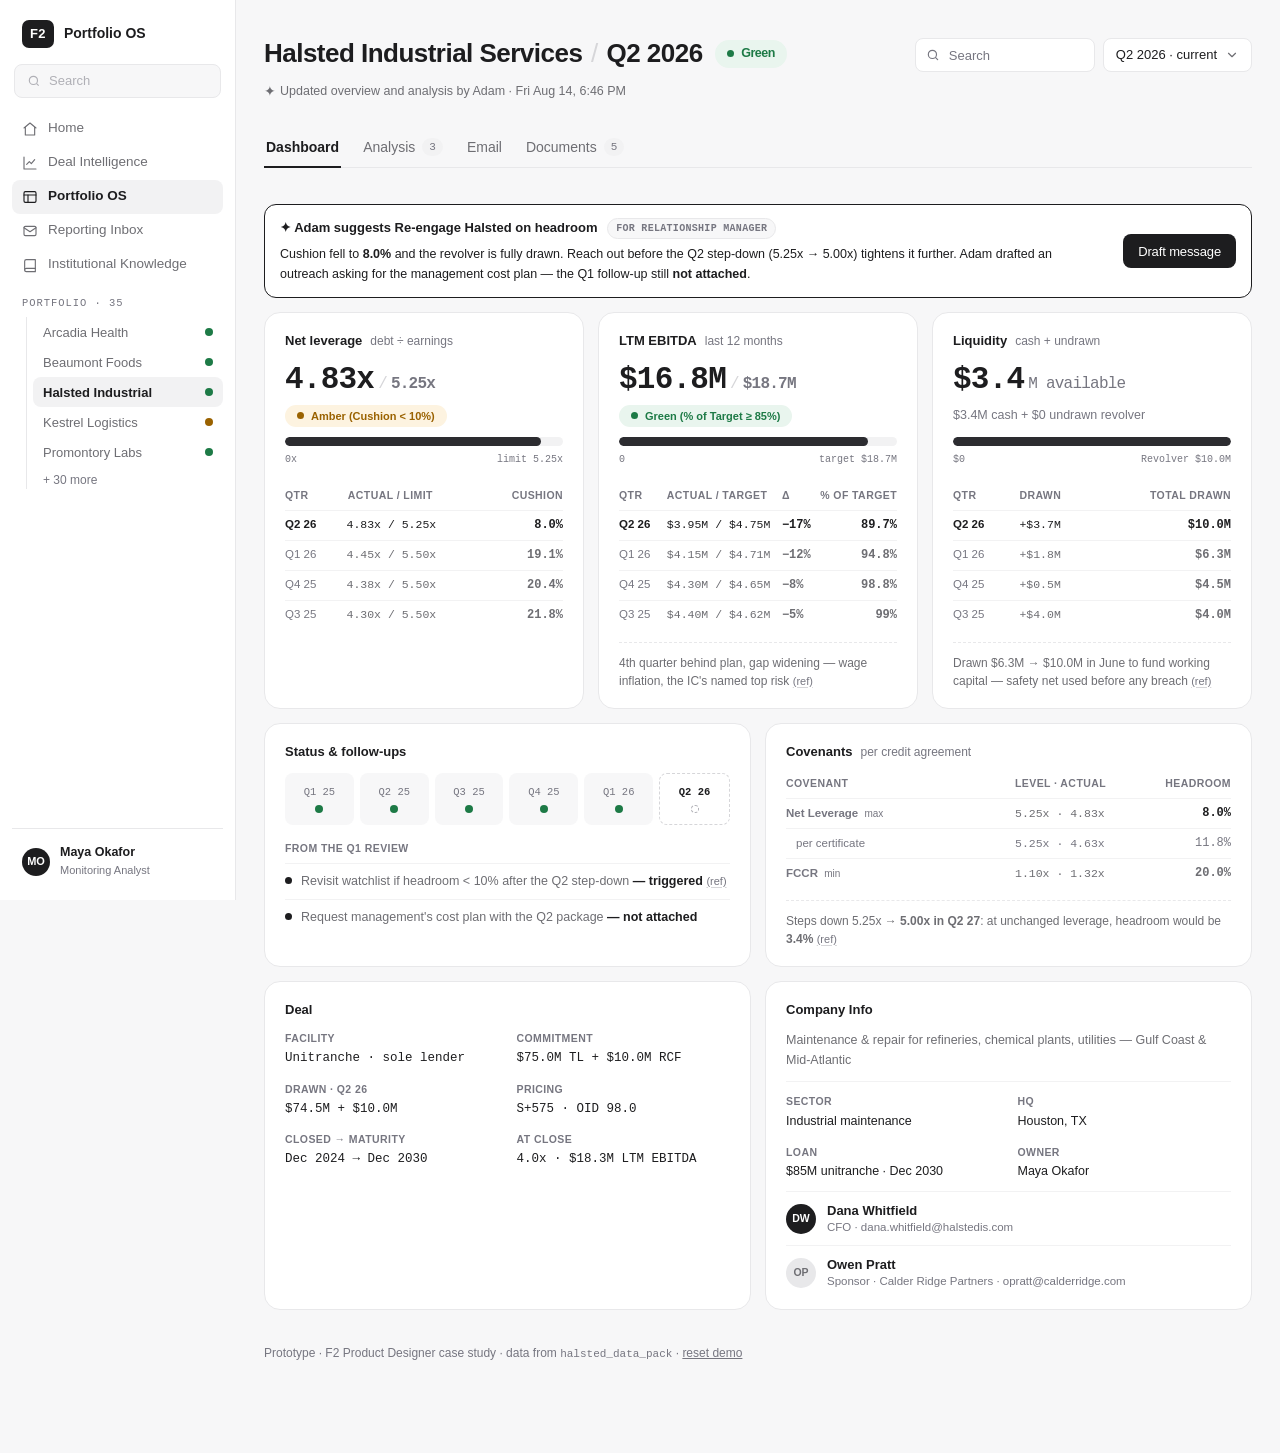
<file: index_1.html>
<!DOCTYPE html>
<html lang="en">
<head>
<meta charset="UTF-8">
<meta name="viewport" content="width=device-width, initial-scale=1.0">
<title>Halsted Industrial Services — Portfolio OS</title>
<link rel="stylesheet" href="mu-system/mu.css">
<style>
  /* ── page tokens (RAG semantics on top of mu greyscale) ── */
  :root{
    --rag-green:#1d7a46; --rag-green-bg:#e9f5ee;
    --rag-amber:#9a6200; --rag-amber-bg:#fdf3e0;
    --rag-red:#b3261e;   --rag-red-bg:#fdecea;
    --rail-w:236px;
  }
  html,body{height:100%;}
  body{background:var(--mu-surface);}

  /* ════ Left rail ════ */
  .rail{
    position:fixed;left:0;top:0;bottom:0;width:var(--rail-w);
    background:var(--mu-white);border-right:1px solid var(--mu-border);
    display:flex;flex-direction:column;padding:16px 12px;z-index:100;
  }
  .rail-logo{display:flex;align-items:center;gap:10px;padding:4px 10px 16px;}
  .rail-logo .mark{
    background:var(--mu-gray-900);color:#fff;font-weight:700;font-size:13px;
    padding:4px 8px;border-radius:7px;letter-spacing:.4px;
  }
  .rail-logo .name{font-size:14px;font-weight:600;color:var(--mu-ink);}
  .rail-search{
    display:flex;align-items:center;gap:8px;margin:0 2px 14px;
    height:34px;padding:0 12px;border:1px solid var(--mu-border);border-radius:var(--mu-radius-sm);
    color:var(--mu-gray-400);font-size:13px;background:var(--mu-gray-50);cursor:text;
  }
  .rail-section{font-family:var(--mu-mono);font-size:10.5px;letter-spacing:.09em;text-transform:uppercase;color:var(--mu-ink-3);padding:14px 10px 6px;}
  .rail-item{
    display:flex;align-items:center;gap:10px;height:34px;padding:0 10px;
    border-radius:var(--mu-radius-sm);font-size:13.5px;font-weight:500;color:var(--mu-ink-2);
    cursor:pointer;text-decoration:none;transition:background var(--mu-fast) var(--mu-ease);
  }
  .rail-item:hover{background:var(--mu-gray-100);}
  .rail-item.is-active{background:var(--mu-gray-100);color:var(--mu-ink);font-weight:600;}
  .rail-item svg{width:16px;height:16px;flex-shrink:0;stroke:currentColor;fill:none;stroke-width:1.7;stroke-linecap:round;stroke-linejoin:round;}
  .rail-sub{margin-left:14px;border-left:1px solid var(--mu-border);padding-left:6px;}
  .rail-sub .rail-item{height:30px;font-size:13px;}
  .rail-sub .rail-item .rag-dot{margin-left:auto;}
  .rail-more{font-size:12px;color:var(--mu-ink-3);padding:4px 10px 0;}
  .rail-foot{margin-top:auto;border-top:1px solid var(--mu-border);padding-top:10px;}
  .rail-user{display:flex;align-items:center;gap:10px;padding:6px 10px;}
  .rail-user .avatar{width:28px;height:28px;border-radius:50%;background:var(--mu-gray-900);color:#fff;display:flex;align-items:center;justify-content:center;font-size:11px;font-weight:600;}
  .rail-user .who{line-height:1.2;}
  .rail-user .who b{display:block;font-size:12.5px;}
  .rail-user .who span{font-size:11px;color:var(--mu-ink-3);}

  /* rag dot */
  .rag-dot{width:8px;height:8px;border-radius:50%;display:inline-block;flex-shrink:0;}
  .rag-dot.g{background:var(--rag-green);}
  .rag-dot.a{background:var(--rag-amber);}
  .rag-dot.r{background:var(--rag-red);}
  .rag-dot.pending{background:transparent;border:1.5px dashed var(--mu-gray-400);}

  /* ════ Main ════ */
  .main{margin-left:var(--rail-w);min-height:100vh;}
  .page{max-width:1080px;margin:0 auto;padding:38px 28px 90px;}

  /* ════ Workspace header ════ */
  .ws-head{display:flex;align-items:flex-start;gap:18px;flex-wrap:wrap;}
  .ws-title h1{font-size:26px;font-weight:650;letter-spacing:-.02em;line-height:1.2;}
  .ws-meta{display:flex;align-items:center;gap:8px;flex-wrap:wrap;margin-top:7px;font-size:13px;color:var(--mu-ink-3);}
  .ws-meta .dotsep{width:3px;height:3px;border-radius:50%;background:var(--mu-gray-300);}
  .ws-status{margin-left:auto;display:flex;align-items:center;gap:10px;}

  .rag-badge{display:inline-flex;align-items:center;gap:7px;height:28px;padding:0 12px;border-radius:var(--mu-radius-full);font-size:12.5px;font-weight:600;}
  .rag-badge.g{background:var(--rag-green-bg);color:var(--rag-green);}
  .rag-badge.a{background:var(--rag-amber-bg);color:var(--rag-amber);}
  .rag-badge.r{background:var(--rag-red-bg);color:var(--rag-red);}
  .rag-badge .rag-dot{width:7px;height:7px;}
  .suggest-arrow{font-size:13px;color:var(--mu-ink-3);}

  /* ════ Decision bar ════ */
  .decide-bar{
    display:flex;align-items:center;gap:10px;flex-wrap:wrap;
    background:var(--mu-white);border:1px solid var(--mu-border);
    border-radius:var(--mu-radius-lg);padding:12px 16px;
  }
  .bar-note{font-size:12.5px;color:var(--mu-ink-3);margin-left:4px;}
  .adam-decided{display:none;margin-top:10px;padding:13px 16px;background:var(--mu-gray-50);border:1px solid var(--mu-border);border-radius:var(--mu-radius-lg);font-size:13px;color:var(--mu-ink-2);}
  .adam-decided b{color:var(--mu-ink);}

  /* Adam annotation inside cards */
  .adam-note{
    display:flex;gap:8px;align-items:flex-start;margin-top:12px;padding-top:11px;
    border-top:1px dashed var(--mu-border);font-size:12px;color:var(--mu-ink-2);line-height:1.5;
  }
  .adam-note .ad{width:17px;height:17px;border-radius:5px;background:var(--mu-gray-900);color:#fff;font-size:8px;font-weight:700;display:flex;align-items:center;justify-content:center;flex-shrink:0;margin-top:1px;}
  .f-link{font-family:var(--mu-mono);font-size:10.5px;font-weight:600;color:var(--mu-ink);background:var(--mu-gray-100);padding:1px 6px;border-radius:5px;cursor:pointer;white-space:nowrap;}
  .f-link:hover{background:var(--mu-gray-200);}
  .refmark{
    font-size:11px;color:var(--mu-ink-3);cursor:pointer;text-decoration:underline;
    text-underline-offset:2px;text-decoration-color:var(--mu-gray-300);white-space:nowrap;
  }
  .refmark:hover{color:var(--mu-ink);text-decoration-color:var(--mu-ink);}

  /* ── reference panels ── */
  /* status timeline */
  .tl{display:flex;gap:6px;margin-top:12px;}
  .tl-q{
    flex:1;display:flex;flex-direction:column-reverse;align-items:center;justify-content:center;gap:4px;
    background:var(--mu-gray-50);border-radius:8px;min-height:52px;padding:6px 2px;
    font-family:var(--mu-mono);font-size:10.5px;color:var(--mu-ink-3);
  }
  .tl-q.cur{background:var(--mu-white);border:1px dashed var(--mu-gray-300);color:var(--mu-ink);font-weight:600;}
  /* follow-up list */
  .fu-list{margin-top:16px;}
  .fu-head{font-size:10.5px;font-weight:600;color:var(--mu-ink-3);text-transform:uppercase;letter-spacing:.04em;padding-bottom:6px;border-bottom:1px solid var(--mu-gray-100);}
  .fu-item{display:flex;gap:9px;align-items:baseline;padding:8px 0;border-bottom:1px solid var(--mu-gray-100);}
  .fu-item:last-child{border-bottom:none;}
  .fu-dot{width:7px;height:7px;border-radius:50%;flex-shrink:0;position:relative;top:-1px;}
  .fu-dot.warn{background:var(--mu-gray-900);}
  .fu-text{font-size:12.5px;line-height:1.55;color:var(--mu-ink-2);}
  .fu-text b{color:var(--mu-ink);font-weight:600;}
  /* covenant rows reuse .miss grid */
  .miss.cov{grid-template-columns:1fr 110px 88px;}
  .cov-name{color:var(--mu-ink);font-weight:550;}
  .cov-name em{font-style:normal;font-size:10px;color:var(--mu-ink-3);font-weight:500;margin-left:3px;}
  .miss.cov.sub .cov-name{color:var(--mu-ink-3);font-weight:400;padding-left:10px;}
  .miss.cov.sub i,.miss.cov.sub b{color:var(--mu-ink-3);font-weight:400;}
  .miss.cov b.neg{color:var(--mu-ink);}
  /* spec sheet */
  .spec{display:grid;grid-template-columns:1fr 1fr;gap:14px 18px;margin-top:12px;}
  .spec-item{display:flex;flex-direction:column;gap:2px;}
  .si-l{font-size:10.5px;font-weight:600;color:var(--mu-ink-3);text-transform:uppercase;letter-spacing:.04em;}
  .si-v{font-family:var(--mu-mono);font-size:12.5px;color:var(--mu-ink);}
  /* people */
  .biz-line{font-size:12.5px;color:var(--mu-ink-2);line-height:1.55;margin-top:8px;padding-bottom:11px;border-bottom:1px solid var(--mu-gray-100);}
  .person{display:flex;align-items:center;gap:11px;padding:10px 0;border-bottom:1px solid var(--mu-gray-100);}
  .person:last-child{border-bottom:none;padding-bottom:2px;}
  .p-ava{width:30px;height:30px;border-radius:50%;background:var(--mu-gray-900);color:#fff;display:flex;align-items:center;justify-content:center;font-size:10.5px;font-weight:600;flex-shrink:0;}
  .p-ava.dim{background:var(--mu-gray-200);color:var(--mu-ink-2);}
  .p-t{display:flex;flex-direction:column;line-height:1.35;}
  .p-t b{font-size:13px;font-weight:600;color:var(--mu-ink);}
  .p-t span{font-size:11.5px;color:var(--mu-ink-3);}

  /* ════ Tabs ════ */
  .ws-tabs{margin-top:26px;display:flex;gap:20px;border-bottom:1px solid var(--mu-border);}
  .ws-tab{
    height:40px;padding:0 2px;border:none;background:transparent;cursor:pointer;
    font-family:var(--mu-font);font-size:14px;font-weight:500;color:var(--mu-ink-2);
    border-bottom:2px solid transparent;margin-bottom:-1px;transition:color var(--mu-fast) var(--mu-ease);
    display:flex;align-items:center;gap:7px;
  }
  .ws-tab:hover{color:var(--mu-ink);}
  .ws-tab.is-active{color:var(--mu-ink);font-weight:600;border-bottom-color:var(--mu-gray-900);}
  .ws-tab .count{font-family:var(--mu-mono);font-size:11px;background:var(--mu-gray-100);color:var(--mu-ink-3);padding:1px 7px;border-radius:999px;}
  .pane{display:none;padding-top:22px;}
  .pane.is-active{display:block;animation:fadeIn .25s var(--mu-ease);}
  @keyframes fadeIn{from{opacity:0;transform:translateY(5px);}to{opacity:1;transform:none;}}

  /* ════ Cards & grid ════ */
  .grid{display:grid;gap:14px;}
  .grid-cards{grid-template-columns:repeat(3,1fr);}
  .card-div{border-top:1px solid var(--mu-border);margin:16px 0 13px;}
  .grid-2{grid-template-columns:1fr 1fr;}
  .grid-32{grid-template-columns:3fr 2fr;}
  @media(max-width:1000px){.grid-cards{grid-template-columns:1fr 1fr;}}
  @media(max-width:700px){.grid-cards,.grid-2,.grid-32{grid-template-columns:1fr;}}
  .panel{background:var(--mu-white);border:1px solid var(--mu-border);border-radius:var(--mu-radius-lg);padding:18px 20px;}
  .panel-title{font-size:13px;font-weight:600;color:var(--mu-ink);margin-bottom:12px;display:flex;align-items:baseline;gap:8px;}
  .panel-title .hint{font-size:12px;font-weight:400;color:var(--mu-ink-3);}
  .stat .v{font-size:31px;font-weight:650;letter-spacing:-.025em;font-family:var(--mu-mono);line-height:1.1;white-space:nowrap;}
  .stat .v .unit{font-size:16px;color:var(--mu-ink-3);font-weight:500;margin-left:4px;}
  .stat .v .prev{font-size:17px;color:var(--mu-ink-3);font-weight:500;}
  .stat .v .arr{font-size:15px;color:var(--mu-gray-400);}
  .stat .v .warn{color:var(--rag-amber);}
  .stat .v .vsword{font-size:13px;color:var(--mu-ink-3);font-weight:500;letter-spacing:0;}
  .stat .l b{color:var(--mu-ink);}
  .v-row{display:flex;align-items:flex-end;justify-content:space-between;gap:10px;flex-wrap:wrap;}
  /* fixed-height slot under the big number so bars align across cards */
  .sub-slot{height:26px;display:flex;align-items:center;margin-top:4px;overflow:hidden;}
  .sub-slot .l{display:block;min-width:0;}
  .stat .v{height:36px;display:flex;align-items:baseline;}
  .v-row .warn-tag{margin-top:0;margin-bottom:5px;}
  .stat .v .lim{font-size:16px;color:var(--mu-ink-3);}
  .stat .v .lim-sep{color:var(--mu-gray-300);font-weight:400;font-size:16px;padding:0 4px;}
  /* leverage ceiling bar */
  .lev-bar{position:relative;height:9px;background:var(--mu-gray-100);border-radius:999px;margin-top:8px;overflow:hidden;}
  .lev-fill{position:absolute;left:0;top:0;height:100%;background:var(--mu-gray-800);border-radius:999px;}
  .lev-scale{display:flex;justify-content:space-between;font-family:var(--mu-mono);font-size:10px;color:var(--mu-ink-3);margin:6px 0 10px;}
  /* quarter heading row */
  .q-head-row{display:flex;align-items:center;justify-content:space-between;gap:12px;margin-bottom:16px;}
  .q-head{font-size:19px;font-weight:650;letter-spacing:-.015em;}
  .q-tools{display:flex;align-items:center;gap:8px;}
  /* compact mu inputs for the toolbar */
  .q-tools .input{height:34px;font-size:13px;border-radius:var(--mu-radius-sm);padding:0 12px;}
  .search-wrap{position:relative;display:inline-flex;align-items:center;}
  .search-wrap svg{
    position:absolute;left:11px;width:14px;height:14px;pointer-events:none;
    stroke:var(--mu-gray-500);fill:none;stroke-width:2;stroke-linecap:round;
  }
  .search-wrap .input{padding-left:33px;}
  .q-tools .menu{min-width:170px;}
  .q-tools .menu-item{font-size:13px;padding:8px 10px;}
  .warn-tag.ok{color:var(--rag-green);}
  /* quarterly breakdown — mini table, all cols left-aligned */
  .miss-seq{display:flex;flex-direction:column;margin-top:18px;}
  .miss{display:grid;grid-template-columns:2fr 3fr 5fr;align-items:center;gap:8px 18px;padding:5.5px 0;border-bottom:1px solid var(--mu-gray-100);}
  .miss b,.miss.head b{justify-self:end;text-align:right;padding-left:0;}
  .miss:last-child{border-bottom:none;}
  .miss span{font-size:11.5px;color:var(--mu-ink-3);white-space:nowrap;}
  .miss i{font-style:normal;font-family:var(--mu-mono);font-size:11.5px;color:var(--mu-ink-2);white-space:nowrap;}
  .miss b{font-family:var(--mu-mono);font-size:12px;font-weight:600;color:var(--mu-ink-2);text-align:left;}
  .miss.head{padding:3px 0 6px;}
  .miss.head span,.miss.head i,.miss.head b{font-family:var(--mu-font);font-size:10.5px;font-weight:600;color:var(--mu-ink-3);text-transform:uppercase;letter-spacing:.04em;white-space:nowrap;}
  .miss.cur span{color:var(--mu-ink);font-weight:600;}
  .miss.cur i{color:var(--mu-ink);}
  .miss.cur b{color:var(--mu-ink);}
  #missSeq .miss{grid-template-columns:minmax(0,0.9fr) minmax(0,2.5fr) minmax(0,1.2fr) minmax(0,1.3fr);gap:8px 10px;}
  #missSeq .miss b:first-of-type{justify-self:start;text-align:left;}
  .l.oneline{white-space:nowrap;overflow:hidden;text-overflow:ellipsis;}
  .down-ic{font-size:15px;color:var(--mu-ink);}
  .warn-tag{display:inline-block;font-size:12px;font-weight:650;color:var(--mu-ink);margin-top:7px;white-space:nowrap;}
  .warn-tag .band-note{font-weight:500;color:var(--mu-ink-3);font-size:11.5px;}
  .dispute{margin-top:11px;padding-top:10px;border-top:1px dashed var(--mu-border);font-size:12.5px;color:var(--mu-ink-2);line-height:1.5;}
  .dispute b{color:var(--mu-ink);font-family:var(--mu-mono);font-size:12px;}
  .ai-suggest{
    margin-top:12px;display:block;
    background:var(--mu-gray-50);border:1px solid var(--mu-border);border-radius:10px;
    padding:10px 12px;font-size:12px;color:var(--mu-ink);line-height:1.65;
  }
  .ai-suggest b{color:var(--mu-ink);}
  .ai-suggest .f-link{
    background:none;padding:0;font-family:inherit;font-size:inherit;font-weight:600;
    color:var(--mu-ink);text-decoration:underline;text-underline-offset:2px;text-decoration-color:var(--mu-gray-400);
  }
  .ai-suggest .f-link:hover{background:none;text-decoration-color:var(--mu-ink);}
  /* decision warning banner */
  .warn-banner{
    margin-top:16px;background:var(--mu-white);border:1.5px solid var(--mu-gray-900);
    border-radius:var(--mu-radius-md);padding:13px 15px;
  }
  .wb-title{font-size:13px;font-weight:650;color:var(--mu-ink);}
  .wb-title b{color:var(--mu-ink);}
  .role-tag{display:inline-block;font-family:var(--mu-mono);font-size:10px;letter-spacing:.03em;text-transform:uppercase;color:var(--mu-ink-3);background:var(--mu-surface);border:1px solid var(--mu-border);border-radius:999px;padding:2px 8px;margin-left:6px;vertical-align:middle;font-weight:600;}
  .wb-text{font-size:12.5px;line-height:1.6;color:var(--mu-ink);margin-top:5px;}
  .wb-text b{font-weight:650;}
  .wb-inputs{display:flex;align-items:center;gap:14px;flex-wrap:wrap;margin-top:10px;padding-top:9px;border-top:1px dashed var(--mu-border);}
  .wb-in{display:inline-flex;align-items:center;gap:6px;font-size:11.5px;font-weight:550;color:var(--rag-green);white-space:nowrap;}
  .wb-in.bad{color:var(--rag-amber);font-weight:650;}
  .wb-in .rag-dot{width:7px;height:7px;}
  .wb-q{font-size:11.5px;font-weight:400;color:var(--mu-ink-2);white-space:nowrap;padding-right:2px;}
  .wb-in-note{font-size:11px;color:var(--mu-ink-3);margin-left:auto;white-space:nowrap;}
  .warn-banner .f-link{
    background:none;padding:0;font-family:inherit;font-size:inherit;font-weight:600;
    color:var(--mu-ink);text-decoration:underline;text-underline-offset:2px;text-decoration-color:var(--mu-gray-400);
  }
  .h1-sep{color:var(--mu-gray-300);font-weight:400;padding:0 2px;}
  .upd-line{font-size:12.5px;color:var(--mu-ink-2);margin-top:12px;}
  .upd-line .star{font-size:14px;vertical-align:-1px;margin-right:4px;}
  #decisionCard .f-link{
    background:none;padding:0;font-family:inherit;font-size:inherit;font-weight:600;
    color:var(--mu-ink);text-decoration:underline;text-underline-offset:2px;text-decoration-color:var(--mu-gray-400);
  }
  .ai-tag{
    display:inline-flex;font-family:var(--mu-mono);font-size:9px;font-weight:700;letter-spacing:.07em;
    background:var(--mu-gray-900);color:#fff;padding:3px 7px;border-radius:5px;
    white-space:nowrap;margin-right:4px;vertical-align:1px;
  }
  .stat .l{font-size:12.5px;color:var(--mu-ink-3);margin-top:3px;line-height:1.4;}
  .stat .delta{font-size:12px;margin-top:6px;display:inline-flex;align-items:center;gap:5px;}
  .delta.bad{color:var(--rag-amber);font-weight:600;}
  .delta.ok{color:var(--rag-green);font-weight:600;}
  .delta.neutral{color:var(--mu-ink-3);}

  /* data table */
  .dt{width:100%;border-collapse:collapse;font-size:13.5px;}
  .dt th{text-align:left;font-size:11.5px;font-weight:600;color:var(--mu-ink-3);text-transform:uppercase;letter-spacing:.05em;padding:8px 0;border-bottom:1px solid var(--mu-border);white-space:nowrap;}
  .dt td{padding:9px 0;border-bottom:1px solid var(--mu-gray-100);color:var(--mu-ink-2);vertical-align:top;}
  .dt td+td,.dt th+th{padding-left:18px;}
  .dt tr:last-child td{border-bottom:none;}
  .dt td.num,.dt th.num{text-align:right;font-family:var(--mu-mono);font-size:12.5px;white-space:nowrap;}
  .dt td.num{color:var(--mu-ink);}
  .dt .lbl{color:var(--mu-ink);font-weight:550;}
  .dt td .neg{color:var(--rag-amber);font-weight:600;}
  .dt td .pos{color:var(--rag-green);}
  .dt tr.hl-row td{background:var(--rag-amber-bg);}

  /* source chip */
  .src{
    display:inline-flex;align-items:center;gap:5px;
    font-family:var(--mu-mono);font-size:10.5px;color:var(--mu-ink-3);
    background:var(--mu-gray-50);border:1px solid var(--mu-border);border-radius:6px;
    padding:2px 7px;text-decoration:none;white-space:nowrap;cursor:pointer;
    transition:border-color var(--mu-fast) var(--mu-ease),color var(--mu-fast) var(--mu-ease);
  }
  .src:hover{border-color:var(--mu-gray-400);color:var(--mu-ink);}
  .src svg{width:10px;height:10px;stroke:currentColor;fill:none;stroke-width:2;stroke-linecap:round;stroke-linejoin:round;}

  /* policy evaluation */
  .policy-row{display:flex;align-items:center;gap:12px;padding:10px 0;border-bottom:1px solid var(--mu-gray-100);font-size:13.5px;}
  .policy-row:last-child{border-bottom:none;}
  .policy-row .pi{flex:1;color:var(--mu-ink-2);}
  .policy-row .pv{font-family:var(--mu-mono);font-size:12.5px;color:var(--mu-ink);}
  .policy-row .rag-badge{height:22px;font-size:11px;padding:0 9px;}

  /* headroom bridge */
  .bridge{display:flex;align-items:flex-end;gap:0;margin:18px 4px 6px;height:150px;}
  .bridge .b-col{flex:1;display:flex;flex-direction:column;align-items:center;gap:6px;height:100%;justify-content:flex-end;}
  .bridge .b-bar{width:56%;border-radius:6px 6px 0 0;}
  .bridge .b-bar.base{background:var(--mu-gray-800);}
  .bridge .b-bar.drop{background:var(--mu-gray-300);border-radius:6px;}
  .bridge .b-bar.final{background:var(--rag-amber);}
  .bridge .b-v{font-family:var(--mu-mono);font-size:12px;font-weight:600;color:var(--mu-ink);}
  .bridge .b-l{font-size:11px;color:var(--mu-ink-3);text-align:center;line-height:1.3;height:28px;}
  .bridge .b-v.neg{color:var(--mu-ink-3);}
  .bridge .b-v.amber{color:var(--rag-amber);}

  /* history bars */
  .hist{display:flex;align-items:flex-end;gap:14px;height:110px;margin-top:10px;}
  .hist .h-col{flex:1;display:flex;flex-direction:column;align-items:center;gap:5px;height:100%;justify-content:flex-end;}
  .hist .h-bar{width:100%;max-width:46px;background:var(--mu-gray-200);border-radius:5px 5px 0 0;}
  .hist .h-bar.cur{background:var(--rag-amber);}
  .hist .h-v{font-family:var(--mu-mono);font-size:11px;color:var(--mu-ink-2);}
  .hist .h-l{font-size:10.5px;color:var(--mu-ink-3);}
  .hist-line{border-top:1px dashed var(--rag-amber);position:relative;margin-top:-34px;margin-bottom:34px;}
  .hist-line span{position:absolute;right:0;top:-16px;font-size:10px;color:var(--rag-amber);font-family:var(--mu-mono);}

  /* dispute split */
  .vs{display:grid;grid-template-columns:1fr 1fr;gap:14px;margin-top:4px;}
  @media(max-width:700px){.vs{grid-template-columns:1fr;}}
  .vs-card{border:1px solid var(--mu-border);border-radius:var(--mu-radius-md);padding:15px 17px;}
  .vs-card.adam-side{border-color:var(--mu-gray-800);}
  .vs-card .vs-who{font-size:12px;font-weight:600;color:var(--mu-ink-3);display:flex;align-items:center;gap:7px;margin-bottom:8px;}
  .vs-card .vs-num{font-family:var(--mu-mono);font-size:24px;font-weight:650;letter-spacing:-.02em;}
  .vs-card .vs-sub{font-size:12.5px;color:var(--mu-ink-3);margin-top:3px;}
  .vs-card .vs-pill{margin-top:9px;}

  .why-split{margin-top:14px;background:var(--mu-gray-50);border-radius:var(--mu-radius-md);padding:14px 17px;font-size:13.5px;color:var(--mu-ink-2);line-height:1.6;}
  .why-split b{color:var(--mu-ink);}

  /* finding section */
  .finding{margin-top:18px;}
  .finding-head{display:flex;align-items:baseline;gap:10px;margin-bottom:10px;}
  .finding-head .f-badge{font-family:var(--mu-mono);font-size:11px;font-weight:600;color:var(--mu-ink-3);background:var(--mu-gray-100);padding:2px 8px;border-radius:6px;}
  .finding-head h3{font-size:15.5px;font-weight:650;letter-spacing:-.01em;}

  /* email pane — inbox list */
  .email-row{border-bottom:1px solid var(--mu-gray-100);}
  .email-row:last-child{border-bottom:none;}
  .email-sum{
    display:flex;align-items:center;gap:14px;width:100%;padding:14px 12px;
    background:none;border:none;cursor:pointer;text-align:left;font-family:var(--mu-font);
    border-radius:var(--mu-radius-md);transition:background var(--mu-fast) var(--mu-ease);
  }
  .email-sum:hover{background:var(--mu-gray-50);}
  .e-ava{width:34px;height:34px;border-radius:50%;background:var(--mu-gray-900);color:#fff;display:flex;align-items:center;justify-content:center;font-size:11px;font-weight:600;flex-shrink:0;}
  .e-ava.dim{background:var(--mu-gray-200);color:var(--mu-ink-2);}
  .e-main{flex:1;min-width:0;display:flex;flex-direction:column;gap:1px;}
  .e-top{font-size:13px;color:var(--mu-ink);display:flex;align-items:center;gap:8px;}
  .e-chip{font-size:10.5px;font-weight:600;color:var(--mu-ink-3);background:var(--mu-gray-100);padding:2px 8px;border-radius:999px;}
  .e-chip.new{color:var(--rag-amber);background:var(--rag-amber-bg);}
  .e-subj{font-size:14px;font-weight:600;color:var(--mu-ink);}
  .e-prev{font-size:12.5px;color:var(--mu-ink-3);white-space:nowrap;overflow:hidden;text-overflow:ellipsis;}
  .email-row.is-open .e-prev{display:none;}
  .e-side{display:flex;flex-direction:column;align-items:flex-end;gap:3px;flex-shrink:0;}
  .e-date{font-family:var(--mu-mono);font-size:11.5px;color:var(--mu-ink-3);}
  .e-state{font-size:11px;color:var(--mu-ink-3);}
  .email-detail{display:none;padding:2px 12px 18px 60px;}
  .email-row.is-open .email-detail{display:block;animation:fadeIn .2s var(--mu-ease);}
  .email-fields{display:flex;flex-direction:column;gap:3px;font-size:13px;color:var(--mu-ink-2);}
  .email-fields .k{display:inline-block;width:52px;color:var(--mu-ink-3);}
  .email-body{padding:16px 0;font-size:14px;line-height:1.7;color:var(--mu-ink);white-space:pre-line;}
  .email-attach{display:flex;gap:10px;flex-wrap:wrap;}
  .email-foot{margin-top:14px;border-top:1px solid var(--mu-gray-100);padding-top:12px;font-size:12.5px;color:var(--mu-ink-2);line-height:1.6;}
  .email-foot b{color:var(--mu-ink);}
  .attach{
    display:flex;align-items:center;gap:10px;border:1px solid var(--mu-border);border-radius:var(--mu-radius-md);
    padding:10px 14px;font-size:13px;color:var(--mu-ink);text-decoration:none;transition:border-color var(--mu-fast) var(--mu-ease);
  }
  .attach:hover{border-color:var(--mu-gray-400);}
  .attach .a-ic{width:30px;height:30px;border-radius:7px;background:var(--mu-gray-100);display:flex;align-items:center;justify-content:center;font-family:var(--mu-mono);font-size:9px;font-weight:700;color:var(--mu-ink-2);}
  .attach span small{display:block;color:var(--mu-ink-3);font-size:11px;}
  .filing-note{margin-top:14px;}
  .filing-note ul{list-style:none;margin-top:8px;}
  .filing-note li{font-size:13px;color:var(--mu-ink-2);padding:4px 0 4px 20px;position:relative;}
  .filing-note li::before{content:"✓";position:absolute;left:2px;color:var(--rag-green);font-size:12px;}

  /* docs pane */
  .doc-row{display:flex;align-items:center;gap:14px;padding:13px 6px;border-bottom:1px solid var(--mu-gray-100);text-decoration:none;transition:background var(--mu-fast) var(--mu-ease);border-radius:8px;}
  .doc-row:hover{background:var(--mu-gray-50);}
  .doc-row:last-child{border-bottom:none;}
  .doc-ic{width:34px;height:34px;border-radius:8px;background:var(--mu-gray-100);display:flex;align-items:center;justify-content:center;font-family:var(--mu-mono);font-size:9.5px;font-weight:700;color:var(--mu-ink-2);flex-shrink:0;}
  .doc-t{flex:1;min-width:0;}
  .doc-t b{display:block;font-size:13.5px;color:var(--mu-ink);font-weight:550;}
  .doc-t span{font-size:12px;color:var(--mu-ink-3);}
  .doc-date{font-family:var(--mu-mono);font-size:11.5px;color:var(--mu-ink-3);white-space:nowrap;}
  .doc-new{font-size:10.5px;font-weight:650;color:var(--rag-amber);background:var(--rag-amber-bg);padding:2px 8px;border-radius:999px;}

  /* ════ Decision modal ════ */
  .scrim{position:fixed;inset:0;background:rgba(29,29,31,.4);z-index:200;display:none;align-items:center;justify-content:center;padding:24px;}
  .scrim.is-open{display:flex;animation:fadeIn .2s var(--mu-ease);}
  .modal{
    width:1280px;max-width:100%;max-height:94vh;overflow:visible;background:var(--mu-white);
    border-radius:var(--mu-radius-xl);box-shadow:var(--mu-shadow-lg);padding:24px 30px;
    position:relative;
  }
  .m-close{
    position:absolute;top:18px;right:18px;width:32px;height:32px;
    border:none;background:none;border-radius:8px;cursor:pointer;color:var(--mu-ink-3);
    display:flex;align-items:center;justify-content:center;
  }
  .m-close:hover{background:var(--mu-gray-100);color:var(--mu-ink);}
  .m-cols{display:grid;grid-template-columns:1fr 1px 1fr;gap:0 28px;margin-top:4px;}
  .m-col-head{font-size:19px;font-weight:650;letter-spacing:-.015em;color:var(--mu-ink);}
  .m-col-sub{font-size:12.5px;line-height:1.6;color:var(--mu-ink-3);margin-top:5px;}
  .m-col-sub b{color:var(--mu-ink-2);font-weight:600;}
  .m-left .m-label:first-of-type,.m-right .m-label:first-of-type{margin-top:16px;}
  .m-right{padding-right:26px;}
  .m-div{background:var(--mu-border);}
  @media(max-width:760px){.m-cols{grid-template-columns:1fr;}.m-div{display:none;}}
  .modal h3{font-size:18px;font-weight:650;letter-spacing:-.015em;}
  .modal .m-sub{font-size:13.5px;color:var(--mu-ink-3);margin-top:4px;}
  .m-label{font-size:12.5px;font-weight:600;color:var(--mu-ink);margin:16px 0 7px;}
  /* modal comparison table */
  .cmp{border:1px solid var(--mu-border);border-radius:var(--mu-radius-md);padding:4px 14px;}
  .cmp-row{display:grid;grid-template-columns:1fr 92px 92px;gap:10px;align-items:center;padding:7.5px 0;border-bottom:1px solid var(--mu-gray-100);}
  .cmp-row:last-child{border-bottom:none;}
  .cmp-row span{font-size:12.5px;color:var(--mu-ink);}
  .cmp-row i{font-style:normal;font-family:var(--mu-mono);font-size:12px;color:var(--mu-ink);}
  .cmp-row.head{padding:8px 0 5px;}
  .cmp-row.head i{font-family:var(--mu-font);font-size:10.5px;font-weight:600;color:var(--mu-ink-3);text-transform:uppercase;letter-spacing:.04em;}
  .cmp-row.sub span{color:var(--mu-ink-3);font-size:12px;padding-left:10px;}
  .cmp-row.sub i{color:var(--mu-ink-3);font-size:11.5px;}
  .cmp-row i.ok{color:var(--rag-green);font-weight:600;}
  .cmp-row i.bad{color:var(--mu-ink);font-weight:600;}
  .cmp-row .rag-badge{height:21px;font-size:10.5px;padding:0 8px;}
  .cmp-why{margin-top:10px;background:var(--mu-gray-50);border-radius:var(--mu-radius-md);padding:11px 14px;font-size:12px;line-height:1.6;color:var(--mu-ink-2);}
  .cmp-why b{color:var(--mu-ink);}
  .cmp-refs{display:block;margin-top:5px;}
  .status-opts{display:grid;grid-template-columns:repeat(3,minmax(0,1fr));gap:8px;}
  .status-opt{
    border:1px solid var(--mu-border);border-radius:var(--mu-radius-md);padding:11px 12px;cursor:pointer;
    text-align:left;background:var(--mu-white);font-family:var(--mu-font);transition:border-color var(--mu-fast) var(--mu-ease),box-shadow var(--mu-fast) var(--mu-ease);
  }
  .status-opt .so-top{display:flex;align-items:center;gap:7px;font-size:13px;font-weight:600;}
  .status-opt .so-sub{font-size:11px;color:var(--mu-ink-3);margin-top:3px;line-height:1.35;}
  .status-opt.is-selected{border-color:var(--mu-gray-900);box-shadow:inset 0 0 0 1px var(--mu-gray-900);}
  .m-reason{
    width:100%;min-height:64px;border:1px solid var(--mu-border);border-radius:var(--mu-radius-md);
    padding:11px 13px;font-family:var(--mu-font);font-size:13.5px;line-height:1.55;color:var(--mu-ink);resize:vertical;
  }
  .m-reason:focus{outline:none;border-color:var(--mu-gray-800);box-shadow:var(--mu-focus-ring);}
  .m-hint{font-size:11.5px;color:var(--mu-ink-3);margin-top:6px;}
  .fu{display:flex;gap:11px;padding:9px 13px;border:1px solid var(--mu-border);border-radius:var(--mu-radius-md);margin-bottom:7px;cursor:pointer;transition:border-color var(--mu-fast) var(--mu-ease);align-items:flex-start;}
  .fu:hover{border-color:var(--mu-gray-300);}
  .fu input{margin-top:3px;accent-color:var(--mu-gray-900);}
  .fu .fu-t b{display:block;font-size:13px;font-weight:600;color:var(--mu-ink);}
  .fu .fu-t span{font-size:12px;color:var(--mu-ink-3);line-height:1.4;}
  .m-actions{display:flex;gap:10px;justify-content:flex-end;margin-top:16px;}

  /* toast */
  .toast{
    position:fixed;bottom:26px;left:50%;transform:translateX(-50%) translateY(16px);
    background:var(--mu-gray-900);color:#fff;font-size:13.5px;padding:11px 20px;border-radius:var(--mu-radius-full);
    box-shadow:var(--mu-shadow-lg);opacity:0;pointer-events:none;transition:all .25s var(--mu-ease);z-index:300;
  }
  .toast.is-on{opacity:1;transform:translateX(-50%) translateY(0);}

  .muted-note{font-size:12px;color:var(--mu-ink-3);margin-top:14px;}
  .reset-link{color:var(--mu-ink-3);text-decoration:underline;cursor:pointer;}
  .mt14{margin-top:14px;}
  .mt22{margin-top:22px;}
</style>
</head>
<body>

<!-- ════════ LEFT RAIL ════════ -->
<aside class="rail">
  <div class="rail-logo"><span class="mark">F2</span><span class="name">Portfolio OS</span></div>
  <div class="rail-search">
    <svg viewBox="0 0 24 24" style="width:14px;height:14px;stroke:currentColor;fill:none;stroke-width:2;"><circle cx="11" cy="11" r="7"/><path d="m20 20-3.5-3.5"/></svg>
    Search
  </div>

  <a class="rail-item"><svg viewBox="0 0 24 24"><path d="M3 10.5 12 3l9 7.5"/><path d="M5 9.5V21h14V9.5"/></svg>Home</a>
  <a class="rail-item"><svg viewBox="0 0 24 24"><path d="M3 3v18h18"/><path d="m7 14 4-4 3 3 5-6"/></svg>Deal Intelligence</a>
  <a class="rail-item is-active"><svg viewBox="0 0 24 24"><rect x="3" y="4" width="18" height="16" rx="2"/><path d="M3 9h18"/><path d="M9 20V9"/></svg>Portfolio OS</a>
  <a class="rail-item"><svg viewBox="0 0 24 24"><rect x="3" y="5" width="18" height="14" rx="2"/><path d="m3 7 9 6 9-6"/></svg>Reporting Inbox</a>
  <a class="rail-item"><svg viewBox="0 0 24 24"><path d="M4 19.5A2.5 2.5 0 0 1 6.5 17H20V4H6.5A2.5 2.5 0 0 0 4 6.5z"/><path d="M4 19.5A2.5 2.5 0 0 0 6.5 22H20v-5"/></svg>Institutional Knowledge</a>

  <div class="rail-section">Portfolio · 35</div>
  <div class="rail-sub">
    <a class="rail-item">Arcadia Health <span class="rag-dot g"></span></a>
    <a class="rail-item">Beaumont Foods <span class="rag-dot g"></span></a>
    <a class="rail-item is-active">Halsted Industrial <span class="rag-dot g" id="railRag"></span></a>
    <a class="rail-item">Kestrel Logistics <span class="rag-dot a"></span></a>
    <a class="rail-item">Promontory Labs <span class="rag-dot g"></span></a>
    <div class="rail-more">+ 30 more</div>
  </div>

  <div class="rail-foot">
    <div class="rail-user">
      <div class="avatar">MO</div>
      <div class="who"><b>Maya Okafor</b><span>Monitoring Analyst</span></div>
    </div>
  </div>
</aside>

<!-- ════════ MAIN ════════ -->
<div class="main">

  <div class="page">

    <!-- ── Workspace header ── -->
    <div class="ws-head" style="align-items:flex-start;">
      <div class="ws-title">
        <h1>Halsted Industrial Services <span class="h1-sep">/</span> <span id="qHead">Q2 2026</span> <span class="rag-badge g" id="headerRag" style="vertical-align:5px;margin-left:6px;"><span class="rag-dot g"></span>Green</span></h1>
        <div class="upd-line" id="qUpd"><span class="star">✦</span>Updated overview and analysis by Adam · Fri Aug 14, 6:46 PM</div>
      </div>
      <div class="q-tools" style="margin-left:auto;">
        <div class="search-wrap">
          <svg viewBox="0 0 24 24" aria-hidden="true"><circle cx="11" cy="11" r="7"/><path d="m20 20-3.5-3.5"/></svg>
          <input class="input" type="search" placeholder="Search" style="width:180px;">
        </div>
        <div class="dropdown" id="qDrop">
          <button class="input select-trigger" id="qDropBtn" aria-haspopup="menu" aria-expanded="false">
            <span id="qDropLabel">Q2 2026 · current</span>
            <svg viewBox="0 0 24 24" style="width:14px;height:14px;stroke:var(--mu-ink-2);fill:none;stroke-width:2;stroke-linecap:round;stroke-linejoin:round;"><polyline points="6 9 12 15 18 9"/></svg>
          </button>
          <div class="menu menu-right" role="menu" id="qMenu">
            <button class="menu-item is-selected" role="menuitem" data-q="q2_26">Q2 2026 · current</button>
            <button class="menu-item" role="menuitem" data-q="q1_26">Q1 2026</button>
            <button class="menu-item" role="menuitem" data-q="q4_25">Q4 2025</button>
            <button class="menu-item" role="menuitem" data-q="q3_25">Q3 2025</button>
          </div>
        </div>
      </div>
    </div>

    <!-- ── Tabs ── -->
    <div class="ws-tabs" role="tablist">
      <button class="ws-tab is-active" role="tab" aria-selected="true" data-pane="overview">Dashboard</button>
      <button class="ws-tab" role="tab" aria-selected="false" data-pane="analysis">Analysis <span class="count">3</span></button>
      <button class="ws-tab" role="tab" aria-selected="false" data-pane="email">Email</button>
      <button class="ws-tab" role="tab" aria-selected="false" data-pane="documents">Documents <span class="count">5</span></button>
    </div>

    <!-- ════════ OVERVIEW ════════ -->
    <section class="pane is-active" id="pane-overview">


      <div id="decBody"></div>

      <div class="warn-banner" id="rmBanner" style="margin-top:14px;">
        <div style="display:flex;align-items:center;gap:20px;">
          <div style="flex:1;min-width:0;">
            <div class="wb-title">✦ Adam suggests <b>Re-engage Halsted on headroom</b> <span class="role-tag">for Relationship Manager</span></div>
            <div class="wb-text">Cushion fell to <b>8.0%</b> and the revolver is fully drawn. Reach out before the Q2 step-down (5.25x → 5.00x) tightens it further. Adam drafted an outreach asking for the management cost plan — the Q1 follow-up still <b>not attached</b>.</div>
          </div>
          <button class="btn btn-primary btn-sm" id="openOutreach" style="flex-shrink:0;">Draft message</button>
        </div>
      </div>

      <div class="grid grid-cards mt14">

        <div class="panel stat" id="decisionCard">
          <div class="panel-title">Net leverage <span class="hint">debt ÷ earnings</span></div>
          <div class="v"><span id="levV">4.83x</span><span class="lim-sep">/</span><span class="lim" id="levLimit">5.25x</span></div>
          <div class="sub-slot">
            <span class="rag-badge a" id="levTag" style="height:22px;font-size:11px;"><span class="rag-dot a"></span>Amber (Cushion &lt; 10%)</span>
          </div>
          <div class="lev-bar" id="levBar">
            <div class="lev-fill" id="levFill" style="width:92%"></div>
          </div>
          <div class="lev-scale"><span>0x</span><span id="levScaleR">limit 5.25x</span></div>
          <div class="miss-seq" id="levSeq" aria-label="Leverage by quarter">
            <div class="miss head"><span>Qtr</span><i>Actual / limit</i><b>Cushion</b></div>
            <div class="miss cur"><span>Q2 26</span><i>4.83x / 5.25x</i><b>8.0%</b></div>
            <div class="miss"><span>Q1 26</span><i>4.45x / 5.50x</i><b>19.1%</b></div>
            <div class="miss"><span>Q4 25</span><i>4.38x / 5.50x</i><b>20.4%</b></div>
            <div class="miss"><span>Q3 25</span><i>4.30x / 5.50x</i><b>21.8%</b></div>
          </div>
        </div>

        <div class="panel stat">
          <div class="panel-title">LTM EBITDA <span class="hint">last 12 months</span></div>
          <div class="v" id="perfV">$16.8M<span class="lim-sep">/</span><span class="lim">$18.7M</span></div>
          <div class="sub-slot" style="gap:8px;">
            <span class="rag-badge g" style="height:22px;font-size:11px;flex-shrink:0;"><span class="rag-dot g"></span>Green (% of Target ≥ 85%)</span>
          </div>
          <div class="lev-bar"><div class="lev-fill" id="perfFill" style="width:89.7%"></div></div>
          <div class="lev-scale"><span>0</span><span id="perfScaleR">target $18.7M</span></div>
          <div class="miss-seq" id="missSeq" aria-label="EBITDA by quarter">
            <div class="miss head"><span>Qtr</span><i>Actual / Target</i><b>Δ</b><b>% of target</b></div>
            <div class="miss cur"><span>Q2 26</span><i>$3.95M / $4.75M</i><b>−17%</b><b>89.7%</b></div>
            <div class="miss"><span>Q1 26</span><i>$4.15M / $4.71M</i><b>−12%</b><b>94.8%</b></div>
            <div class="miss"><span>Q4 25</span><i>$4.30M / $4.65M</i><b>−8%</b><b>98.8%</b></div>
            <div class="miss"><span>Q3 25</span><i>$4.40M / $4.62M</i><b>−5%</b><b>99%</b></div>
          </div>
          <div class="adam-note" id="perfNote"><span>4th quarter behind plan, gap widening — wage inflation, the IC's named top risk <span class="refmark" onclick="gotoPane('analysis','f3')">(ref)</span></span></div>
        </div>

        <div class="panel stat">
          <div class="panel-title">Liquidity <span class="hint">cash + undrawn</span></div>
          <div class="v" id="liqV">$3.4<span class="unit">M available</span></div>
          <div class="sub-slot"><span class="l oneline" id="liqL" style="margin-top:0;">$3.4M cash + $0 undrawn revolver</span></div>
          <div class="lev-bar"><div class="lev-fill" id="liqFill" style="width:100%"></div></div>
          <div class="lev-scale"><span>$0</span><span id="liqScaleR">Revolver $10.0M</span></div>
          <div class="miss-seq" id="liqSeq" aria-label="Revolver usage by quarter">
            <div class="miss head"><span>Qtr</span><i>Drawn</i><b>Total drawn</b></div>
            <div class="miss cur"><span>Q2 26</span><i>+$3.7M</i><b>$10.0M</b></div>
            <div class="miss"><span>Q1 26</span><i>+$1.8M</i><b>$6.3M</b></div>
            <div class="miss"><span>Q4 25</span><i>+$0.5M</i><b>$4.5M</b></div>
            <div class="miss"><span>Q3 25</span><i>+$4.0M</i><b>$4.0M</b></div>
          </div>
          <div class="adam-note" id="liqNote"><span>Drawn $6.3M → $10.0M in June to fund working capital — safety net used before any breach <a class="refmark" href="halsted_data_pack/1_the_email/attachments/Halsted_Q2_2026_Financial_Statements.pdf#page=3" target="_blank">(ref)</a></span></div>
        </div>
      </div>

      <div class="grid grid-2 mt14">
        <div class="panel">
          <div class="panel-title">Status &amp; follow-ups</div>
          <div class="tl">
            <div class="tl-q"><span class="rag-dot g"></span>Q1 25</div>
            <div class="tl-q"><span class="rag-dot g"></span>Q2 25</div>
            <div class="tl-q"><span class="rag-dot g"></span>Q3 25</div>
            <div class="tl-q"><span class="rag-dot g"></span>Q4 25</div>
            <div class="tl-q"><span class="rag-dot g"></span>Q1 26</div>
            <div class="tl-q cur" id="histQ2"><span class="rag-dot pending"></span>Q2 26</div>
          </div>
          <div class="fu-list">
            <div class="fu-head">From the Q1 review</div>
            <div class="fu-item">
              <span class="fu-dot warn"></span>
              <span class="fu-text">Revisit watchlist if headroom &lt; 10% after the Q2 step-down <b>— triggered</b> <a class="refmark" href="halsted_data_pack/2_workspace_before_this_quarter/documents/Halsted_Q1_2026_Review.pdf#page=1" target="_blank">(ref)</a></span>
            </div>
            <div class="fu-item">
              <span class="fu-dot warn"></span>
              <span class="fu-text">Request management's cost plan with the Q2 package <b>— not attached</b></span>
            </div>
          </div>
        </div>
        <div class="panel">
          <div class="panel-title">Covenants <span class="hint">per credit agreement</span></div>
          <div class="miss-seq" style="margin-top:10px;">
            <div class="miss cov head"><span>Covenant</span><i>Level · actual</i><b>Headroom</b></div>
            <div class="miss cov"><span class="cov-name">Net Leverage <em>max</em></span><i>5.25x · 4.83x</i><b class="neg">8.0%</b></div>
            <div class="miss cov sub"><span class="cov-name">per certificate</span><i>5.25x · 4.63x</i><b>11.8%</b></div>
            <div class="miss cov"><span class="cov-name">FCCR <em>min</em></span><i>1.10x · 1.32x</i><b>20.0%</b></div>
          </div>
          <div class="adam-note"><span>Steps down 5.25x → <b>5.00x in Q2 27</b>: at unchanged leverage, headroom would be <b>3.4%</b> <a class="refmark" href="halsted_data_pack/2_workspace_before_this_quarter/documents/Halsted_Loan_Agreement_Excerpt.pdf#page=2" target="_blank">(ref)</a></span></div>
        </div>
      </div>

      <div class="grid grid-2 mt14">
        <div class="panel">
          <div class="panel-title">Deal</div>
          <div class="spec">
            <div class="spec-item"><span class="si-l">Facility</span><span class="si-v">Unitranche · sole lender</span></div>
            <div class="spec-item"><span class="si-l">Commitment</span><span class="si-v">$75.0M TL + $10.0M RCF</span></div>
            <div class="spec-item"><span class="si-l">Drawn · Q2 26</span><span class="si-v">$74.5M + $10.0M</span></div>
            <div class="spec-item"><span class="si-l">Pricing</span><span class="si-v">S+575 · OID 98.0</span></div>
            <div class="spec-item"><span class="si-l">Closed → Maturity</span><span class="si-v">Dec 2024 → Dec 2030</span></div>
            <div class="spec-item"><span class="si-l">At close</span><span class="si-v">4.0x · $18.3M LTM EBITDA</span></div>
          </div>
        </div>
        <div class="panel">
          <div class="panel-title">Company Info</div>
          <div class="biz-line">Maintenance &amp; repair for refineries, chemical plants, utilities — Gulf Coast &amp; Mid-Atlantic</div>
          <div class="spec" style="margin:12px 0 2px;">
            <div class="spec-item"><span class="si-l">Sector</span><span class="si-v" style="font-family:var(--mu-font);">Industrial maintenance</span></div>
            <div class="spec-item"><span class="si-l">HQ</span><span class="si-v" style="font-family:var(--mu-font);">Houston, TX</span></div>
            <div class="spec-item"><span class="si-l">Loan</span><span class="si-v" style="font-family:var(--mu-font);">$85M unitranche · Dec 2030</span></div>
            <div class="spec-item"><span class="si-l">Owner</span><span class="si-v" style="font-family:var(--mu-font);">Maya Okafor</span></div>
          </div>
          <div class="person" style="border-top:1px solid var(--mu-gray-100);margin-top:10px;">
            <span class="p-ava">DW</span>
            <span class="p-t"><b>Dana Whitfield</b><span>CFO · dana.whitfield@halstedis.com</span></span>
          </div>
          <div class="person">
            <span class="p-ava dim">OP</span>
            <span class="p-t"><b>Owen Pratt</b><span>Sponsor · Calder Ridge Partners · opratt@calderridge.com</span></span>
          </div>
        </div>
      </div>

    </section>

    <!-- ════════ ANALYSIS ════════ -->
    <section class="pane" id="pane-analysis">

      <div class="panel" id="policyPanel">
        <div class="panel-title">Suggested status — policy check <span class="hint">status = worst input · Northgate credit policy</span></div>
        <div class="policy-row">
          <span class="pi">Tightest covenant headroom <span class="pv">8.0%</span> — amber band is 5% to &lt;10%</span>
          <span class="rag-badge a"><span class="rag-dot a"></span>Amber</span>
        </div>
        <div class="policy-row">
          <span class="pi">LTM Adj. EBITDA vs underwriting case <span class="pv">89.7%</span> — green is ≥85%</span>
          <span class="rag-badge g"><span class="rag-dot g"></span>Green</span>
        </div>
        <div class="policy-row">
          <span class="pi">Reporting delinquency <span class="pv">0 days</span> — received on the due date</span>
          <span class="rag-badge g"><span class="rag-dot g"></span>Green</span>
        </div>
        <div class="policy-row">
          <span class="pi">Payment status <span class="pv">Current</span></span>
          <span class="rag-badge g"><span class="rag-dot g"></span>Green</span>
        </div>
        <div class="muted-note">Policy note: it does <b>not</b> say which figure governs when F2's calculation and the borrower's certificate disagree — that judgment is the analyst's. Any Amber borrower is reviewed for watchlist.</div>
      </div>

      <!-- F1 -->
      <div class="finding" id="f1">
        <div class="finding-head"><span class="f-badge">F1</span><h3>Headroom fell 19.1% → 8.0% — mostly performance, not just the step-down</h3></div>
        <div class="grid grid-32">
          <div class="panel">
            <div class="panel-title">Headroom bridge <span class="hint">percentage points</span></div>
            <div class="bridge">
              <div class="b-col"><span class="b-v">19.1%</span><div class="b-bar base" style="height:74%"></div><span class="b-l">Q1 2026</span></div>
              <div class="b-col"><span class="b-v neg">−3.9</span><div class="b-bar drop" style="height:15%;margin-bottom:44%;"></div><span class="b-l">Scheduled step-down 5.50x→5.25x</span></div>
              <div class="b-col"><span class="b-v neg">−7.2</span><div class="b-bar drop" style="height:28%;margin-bottom:16%;"></div><span class="b-l">Weaker earnings</span></div>
              <div class="b-col"><span class="b-v amber">8.0%</span><div class="b-bar final" style="height:31%"></div><span class="b-l">Q2 2026</span></div>
            </div>
            <div class="muted-note">If leverage had stayed at Q1's 4.45x, the new 5.25x level alone would leave 15.2% headroom — the larger driver is earnings.</div>
          </div>
          <div class="panel">
            <div class="panel-title">Covenant tests — Adam's recalculation</div>
            <table class="dt">
              <thead><tr><th></th><th class="num">Q1 26</th><th class="num">Q2 26</th></tr></thead>
              <tr><td class="lbl">Net leverage (max 5.25x)</td><td class="num">4.45x</td><td class="num">4.83x</td></tr>
              <tr><td class="lbl">— headroom</td><td class="num">19.1%</td><td class="num"><span class="neg">8.0%</span></td></tr>
              <tr><td class="lbl">FCCR (min 1.10x)</td><td class="num">1.41x</td><td class="num">1.32x</td></tr>
              <tr><td class="lbl">— headroom</td><td class="num">28.2%</td><td class="num">20.0%</td></tr>
              <tr><td class="lbl">Inputs</td><td class="num" colspan="2">Net debt $81.1M ÷ LTM EBITDA $16.8M</td></tr>
            </table>
            <div class="mt14" style="display:flex;gap:6px;flex-wrap:wrap;">
              <a class="src" href="halsted_data_pack/2_workspace_before_this_quarter/documents/Halsted_Loan_Agreement_Excerpt.pdf#page=1" target="_blank">Definition · CA p.1</a>
              <a class="src" href="halsted_data_pack/2_workspace_before_this_quarter/documents/Halsted_Loan_Agreement_Excerpt.pdf#page=2" target="_blank">Level · CA p.2 §7.11(a)</a>
              <a class="src" href="halsted_data_pack/1_the_email/attachments/Halsted_Q2_2026_Financial_Statements.pdf#page=2" target="_blank">Net debt · FS p.2</a>
              <a class="src" href="halsted_data_pack/1_the_email/attachments/Halsted_Q2_2026_Financial_Statements.pdf#page=1" target="_blank">EBITDA · FS p.1</a>
            </div>
          </div>
        </div>
      </div>

      <!-- F2 -->
      <div class="finding" id="f2">
        <div class="finding-head"><span class="f-badge">F2</span><h3>Halsted's certificate disagrees — green or amber depends on whose number Maya accepts</h3></div>
        <div class="panel">
          <div class="vs">
            <div class="vs-card adam-side">
              <div class="vs-who"><span class="rag-dot a"></span>ADAM · per the credit agreement</div>
              <div class="vs-num">4.83x <span style="font-size:14px;color:var(--mu-ink-3);">→ 8.0% headroom</span></div>
              <div class="vs-sub">LTM EBITDA $16.80M · excludes the July add-back</div>
              <div class="vs-pill"><span class="rag-badge a"><span class="rag-dot a"></span>Amber</span></div>
            </div>
            <div class="vs-card">
              <div class="vs-who"><span class="rag-dot g"></span>HALSTED · signed certificate (Dana Whitfield, CFO)</div>
              <div class="vs-num">4.63x <span style="font-size:14px;color:var(--mu-ink-3);">→ 11.8% headroom</span></div>
              <div class="vs-sub">LTM EBITDA $17.52M · includes $0.72M run-rate savings</div>
              <div class="vs-pill"><span class="rag-badge g"><span class="rag-dot g"></span>Green</span></div>
            </div>
          </div>
          <div class="why-split">
            <b>The entire $0.72M gap is one line:</b> a clause (h) add-back for run-rate savings from the cost program. Clause (h) allows run-rate savings only for <b>actions taken on or before the last day of the test period (June 30, 2026)</b> — management's own commentary says the program <b>launched in July</b>. Adam therefore excludes it. FCCR shows the same pattern (borrower 1.38x vs Adam 1.32x) but passes either way.
          </div>
          <div class="mt14" style="display:flex;gap:6px;flex-wrap:wrap;">
            <a class="src" href="halsted_data_pack/1_the_email/attachments/Halsted_Q2_2026_Compliance_Certificate.pdf#page=2" target="_blank">The $720K line · Certificate p.2</a>
            <a class="src" href="halsted_data_pack/2_workspace_before_this_quarter/documents/Halsted_Loan_Agreement_Excerpt.pdf#page=1" target="_blank">The rule · CA p.1 §1.01 (h)</a>
            <a class="src" href="halsted_data_pack/1_the_email/attachments/Halsted_Q2_2026_Financial_Statements.pdf#page=3" target="_blank">July launch · FS p.3</a>
          </div>
        </div>
      </div>

      <!-- F3 -->
      <div class="finding" id="f3">
        <div class="finding-head"><span class="f-badge">F3</span><h3>Fourth consecutive quarter behind plan — on the exact risk the IC named</h3></div>
        <div class="grid grid-32">
          <div class="panel">
            <div class="panel-title">Q2 2026 vs the plan the deal was approved on</div>
            <table class="dt">
              <thead><tr><th>Metric</th><th class="num">Actual</th><th class="num">Base case</th><th class="num">vs base</th><th class="num">Downside</th></tr></thead>
              <tr><td class="lbl">Revenue</td><td class="num">$23.5M</td><td class="num">$25.0M</td><td class="num"><span class="neg">−6.0%</span></td><td class="num">$23.0M</td></tr>
              <tr><td class="lbl">Adj. EBITDA</td><td class="num">$3.95M</td><td class="num">$4.75M</td><td class="num"><span class="neg">−16.8%</span></td><td class="num">$3.68M</td></tr>
              <tr><td class="lbl">EBITDA margin</td><td class="num">16.8%</td><td class="num">19.0%</td><td class="num"><span class="neg">−219 bps</span></td><td class="num">16.0%</td></tr>
              <tr><td class="lbl">LTM EBITDA</td><td class="num">$16.8M</td><td class="num">$18.7M</td><td class="num"><span class="neg">89.7% of base</span></td><td class="num">—</td></tr>
            </table>
            <div class="muted-note">Margin is down four quarters in a row (Q3 2025 → Q2 2026). Tracking <b>between base and downside</b>, closer to downside on margin.</div>
          </div>
          <div class="panel">
            <div class="panel-title">Links to the underwriting case</div>
            <table class="dt">
              <tr><td class="lbl">Assumption A2</td><td>Margin holds ~19% → <span class="neg">16.8% actual</span>, still above downside's 16.0%</td></tr>
              <tr><td class="lbl">Risk R1 <span class="neg">top risk</span></td><td>Technician wage inflation compresses margin before contracts reprice → exactly what management's commentary cites</td></tr>
              <tr><td class="lbl">Assumption A3</td><td>Gulf Coast &lt; 40% of revenue → 38% actual, inside but near the line</td></tr>
            </table>
            <div class="mt14" style="display:flex;gap:6px;flex-wrap:wrap;">
              <a class="src" href="halsted_data_pack/2_workspace_before_this_quarter/documents/Halsted_IC_Memo_Excerpt.pdf#page=2" target="_blank">Plan · IC memo pp.2–3</a>
              <a class="src" href="halsted_data_pack/1_the_email/attachments/Halsted_Q2_2026_Financial_Statements.pdf#page=3" target="_blank">Commentary · FS p.3</a>
            </div>
          </div>
        </div>
      </div>

      <div class="panel mt22" style="display:flex;align-items:center;gap:16px;flex-wrap:wrap;" id="decideStrip">
        <div style="flex:1;min-width:260px;">
          <div class="panel-title" style="margin-bottom:4px;">Decision</div>
          <div style="font-size:13.5px;color:var(--mu-ink-2);"><span class="ai-tag">✦ ADAM</span> proposes <b>Green → Amber</b>. Confirming or overriding is yours, with a recorded reason. Follow-ups ride with the decision.</div>
        </div>
        <button class="btn btn-primary" id="openDecision2">Review &amp; decide</button>
      </div>
    </section>

    <!-- ════════ EMAIL ════════ -->
    <section class="pane" id="pane-email">
      <div class="panel" style="padding:8px 10px;">

        <!-- Q2 2026 — new -->
        <div class="email-row">
          <button class="email-sum">
            <span class="e-ava">DW</span>
            <span class="e-main">
              <span class="e-top"><b>Dana Whitfield</b> <span class="e-chip new">Q2 2026 · 3 findings</span></span>
              <span class="e-subj">Halsted – Q2 2026 Reporting Package</span>
              <span class="e-prev">Attached are Halsted's Q2 2026 financial statements, management commentary, and signed compliance certificate…</span>
            </span>
            <span class="e-side"><span class="e-date">Aug 14</span><span class="e-state">Analyzed by Adam</span></span>
          </button>
          <div class="email-detail">
            <div class="email-fields">
              <div><span class="k">From</span> Dana Whitfield &lt;dana.whitfield@halstedis.com&gt;</div>
              <div><span class="k">To</span> reporting@northgatecredit.com</div>
              <div><span class="k">Cc</span> Owen Pratt &lt;opratt@calderridge.com&gt;</div>
              <div><span class="k">Sent</span> Fri, Aug 14 2026, 6:42 PM · auto-forwarded to adam@northgate.f2.ai</div>
            </div>
            <div class="email-body">Hi Northgate team,

Attached are Halsted's Q2 2026 financial statements, management commentary, and signed compliance certificate.

Q2 was softer than we'd like. Project volume in the Gulf region came in light and labor costs stayed elevated. In July we launched a cost program, and we've included its run-rate savings in the certificate, which puts us at 4.63x against the 5.25x level. Owen and I are happy to walk you through the program on a call.

Best,
Dana</div>
            <div class="email-attach">
              <a class="attach" href="halsted_data_pack/1_the_email/attachments/Halsted_Q2_2026_Financial_Statements.pdf" target="_blank">
                <span class="a-ic">PDF</span><span>Halsted_Q2_2026_Financial_Statements.pdf<small>Financial statements + management commentary · 3 pages</small></span>
              </a>
              <a class="attach" href="halsted_data_pack/1_the_email/attachments/Halsted_Q2_2026_Compliance_Certificate.pdf" target="_blank">
                <span class="a-ic">PDF</span><span>Halsted_Q2_2026_Compliance_Certificate.pdf<small>Signed compliance certificate · 2 pages</small></span>
              </a>
            </div>
            <div class="email-foot">
              <b>Adam's filing</b> · confidence 0.99 — sender is the CFO on file · legal entity matches the workspace · subject names Halsted · sponsor contact copied.<br>
              Dana's own wording flags the certificate basis — “we've included its run-rate savings in the certificate, which puts us at 4.63x.” That is the number Adam disputes in <a style="text-decoration:underline;cursor:pointer;" onclick="event.stopPropagation();gotoPane('analysis','f2')">F2</a>.
            </div>
          </div>
        </div>

        <!-- Q1 2026 -->
        <div class="email-row">
          <button class="email-sum">
            <span class="e-ava dim">DW</span>
            <span class="e-main">
              <span class="e-top"><b>Dana Whitfield</b> <span class="e-chip">Q1 2026</span></span>
              <span class="e-subj">Halsted – Q1 2026 Reporting Package</span>
              <span class="e-prev">Attached are Halsted's Q1 2026 financial statements, management commentary, and signed compliance certificate…</span>
            </span>
            <span class="e-side"><span class="e-date">May 15</span><span class="e-state">Review finalized May 20</span></span>
          </button>
          <div class="email-detail">
            <div class="email-foot" style="border-top:none;padding-top:0;">
              Filed by Adam · certificate matched F2's calculation (4.45x, 19.1% headroom) · status kept <b>Green</b>.
              Review finalized by Maya on May 20 with two follow-ups carried into Q2.
              <a class="src" href="halsted_data_pack/2_workspace_before_this_quarter/documents/Halsted_Q1_2026_Review.pdf#page=1" target="_blank" style="margin-left:6px;">Q1 review · p.1</a>
            </div>
          </div>
        </div>

        <!-- Q4 2025 -->
        <div class="email-row">
          <button class="email-sum">
            <span class="e-ava dim">DW</span>
            <span class="e-main">
              <span class="e-top"><b>Dana Whitfield</b> <span class="e-chip">Q4 2025</span></span>
              <span class="e-subj">Halsted – Q4 2025 Reporting Package</span>
              <span class="e-prev">Attached are Halsted's Q4 2025 financial statements, management commentary, and signed compliance certificate…</span>
            </span>
            <span class="e-side"><span class="e-date">Feb 13</span><span class="e-state">Review finalized Feb 24</span></span>
          </button>
          <div class="email-detail">
            <div class="email-foot" style="border-top:none;padding-top:0;">
              Filed by Adam · certificate matched F2's calculation (4.38x, 20.4% headroom) · status kept <b>Green</b>. Review finalized by Maya on Feb 24.
            </div>
          </div>
        </div>

      </div>
      <div class="muted-note">Emails to reporting@northgatecredit.com auto-forward to adam@northgate.f2.ai; Adam files each package into this workspace. Quarterly packages before Q4 2025 are in the archive.</div>
    </section>

    <!-- ════════ DOCUMENTS ════════ -->
    <section class="pane" id="pane-documents">
      <div class="panel">
        <div class="panel-title">This quarter <span class="hint">filed by Adam · Aug 14</span></div>
        <a class="doc-row" href="halsted_data_pack/1_the_email/attachments/Halsted_Q2_2026_Financial_Statements.pdf" target="_blank">
          <span class="doc-ic">PDF</span>
          <span class="doc-t"><b>Q2 2026 Financial Statements</b><span>Income statement p.1 · balance sheet p.2 · management commentary p.3</span></span>
          <span class="doc-new">New</span><span class="doc-date">Aug 14 2026</span>
        </a>
        <a class="doc-row" href="halsted_data_pack/1_the_email/attachments/Halsted_Q2_2026_Compliance_Certificate.pdf" target="_blank">
          <span class="doc-ic">PDF</span>
          <span class="doc-t"><b>Q2 2026 Compliance Certificate</b><span>Signed by Dana Whitfield, CFO · covenant schedule p.2 — disputed, see F2</span></span>
          <span class="doc-new">New</span><span class="doc-date">Aug 14 2026</span>
        </a>
      </div>
      <div class="panel mt14">
        <div class="panel-title">On file</div>
        <a class="doc-row" href="halsted_data_pack/2_workspace_before_this_quarter/documents/Halsted_IC_Memo_Excerpt.pdf" target="_blank">
          <span class="doc-ic">PDF</span>
          <span class="doc-t"><b>Investment Committee Memo (at close)</b><span>The approved plan pp.2 · key risks p.3 — wage inflation named top risk</span></span>
          <span class="doc-date">Dec 9 2024</span>
        </a>
        <a class="doc-row" href="halsted_data_pack/2_workspace_before_this_quarter/documents/Halsted_Loan_Agreement_Excerpt.pdf" target="_blank">
          <span class="doc-ic">PDF</span>
          <span class="doc-t"><b>Credit Agreement</b><span>EBITDA definition §1.01 p.1 · covenant levels &amp; step-downs §7.11 p.2</span></span>
          <span class="doc-date">Dec 18 2024</span>
        </a>
        <a class="doc-row" href="halsted_data_pack/2_workspace_before_this_quarter/documents/Halsted_Q1_2026_Review.pdf" target="_blank">
          <span class="doc-ic">PDF</span>
          <span class="doc-t"><b>Borrower Review — Q1 2026</b><span>Maya Okafor · finalized May 20 · carried two follow-ups into this quarter</span></span>
          <span class="doc-date">May 20 2026</span>
        </a>
      </div>
      <div class="muted-note">Also on file, not in this pack: final underwriting model (Excel), quarterly packages Q1 2025 – Q1 2026.</div>
    </section>

    <div class="muted-note" style="margin-top:34px;">Prototype · F2 Product Designer case study · data from <code style="font-family:var(--mu-mono);font-size:11px;">halsted_data_pack</code> · <span class="reset-link" id="resetDemo">reset demo</span></div>
  </div>
</div>

<!-- ════════ DECISION MODAL ════════ -->
<div class="scrim" id="scrim">
  <div class="modal" role="dialog" aria-modal="true" aria-labelledby="mTitle">
    <button class="m-close" id="mClose" aria-label="Close">
      <svg viewBox="0 0 24 24" style="width:16px;height:16px;stroke:currentColor;fill:none;stroke-width:2;stroke-linecap:round;"><path d="M18 6 6 18M6 6l12 12"/></svg>
    </button>
    <div class="m-cols" id="mTitle">
    <div class="m-left">
    <div class="m-col-head">Review Q2 2026 status</div>
    <div class="m-col-sub">Adam proposes <b>Green → Amber</b> on the tightest-headroom input (8.0% &lt; 10%). The policy doesn't say whose figure governs a certificate dispute — weigh both numbers below.</div>
    <div class="m-label">Halsted's certificate vs Adam's recalculation</div>
    <div class="cmp">
      <div class="cmp-row head"><span></span><i>Halsted</i><i>Adam</i></div>
      <div class="cmp-row"><span>LTM Adj. EBITDA</span><i>$17.52M</i><i>$16.80M</i></div>
      <div class="cmp-row sub"><span>— clause (h) savings add-back</span><i>+$0.72M</i><i>excluded</i></div>
      <div class="cmp-row"><span>Net leverage vs 5.25x</span><i>4.63x</i><i>4.83x</i></div>
      <div class="cmp-row"><span>Cushion</span><i class="ok">11.8%</i><i class="bad">8.0%</i></div>
      <div class="cmp-row"><span>Implied status</span><i><span class="rag-badge g"><span class="rag-dot g"></span>Green</span></i><i><span class="rag-badge a"><span class="rag-dot a"></span>Amber</span></i></div>
    </div>
    <div class="cmp-why">
      The only difference is the <b>$0.72M add-back</b>: run-rate savings from the cost program. Clause (h) allows savings only for <b>actions taken on or before June 30</b> — management's own commentary says the program <b>launched in July</b>, so Adam excludes it.
      <span class="cmp-refs">
        <a class="refmark" href="halsted_data_pack/1_the_email/attachments/Halsted_Q2_2026_Compliance_Certificate.pdf#page=2" target="_blank">certificate p.2</a> ·
        <a class="refmark" href="halsted_data_pack/2_workspace_before_this_quarter/documents/Halsted_Loan_Agreement_Excerpt.pdf#page=1" target="_blank">clause (h), CA p.1</a> ·
        <a class="refmark" href="halsted_data_pack/1_the_email/attachments/Halsted_Q2_2026_Financial_Statements.pdf#page=3" target="_blank">July launch, FS p.3</a>
      </span>
    </div>
    </div>

    <div class="m-div"></div>

    <div class="m-right">
    <div class="m-col-head">Decide &amp; act</div>
    <div class="m-col-sub">Confirm or override the suggested status with your reason — both are recorded under your name — and attach any follow-ups in the same step.</div>
    <div class="m-label">Status</div>
    <div class="status-opts">
      <button class="status-opt is-selected" data-status="Amber">
        <span class="so-top"><span class="rag-dot a"></span>Amber</span>
        <span class="so-sub">Confirm Adam — accept F2's 8.0% headroom</span>
      </button>
      <button class="status-opt" data-status="Green">
        <span class="so-top"><span class="rag-dot g"></span>Green</span>
        <span class="so-sub">Override — accept the certificate's 11.8%</span>
      </button>
      <button class="status-opt" data-status="Red">
        <span class="so-top"><span class="rag-dot r"></span>Red</span>
        <span class="so-sub">Override — treat as &lt;5% or breach</span>
      </button>
    </div>

    <div class="m-label">Reason <span style="color:var(--mu-ink-3);font-weight:400;">· required, recorded with the review</span></div>
    <textarea class="m-reason" id="mReason" placeholder="Why this status?"></textarea>
    <div class="m-hint" id="mHint">Draft from Adam — edit or replace: “Tightest headroom 8.0% is below the 10% green line. I accept F2's calculation: the certificate's $0.72M clause (h) add-back fails the June 30 test-period cut-off (program launched in July).”</div>

    <div class="m-label">Follow-ups · part of this decision</div>
    <label class="fu"><input type="checkbox" checked id="fuWatch">
      <span class="fu-t"><b>Add to watchlist</b><span>Policy: every Amber borrower is reviewed for watchlist; monthly review by Daniel Ruiz (PM). Q1 review already flagged this trigger.</span></span>
    </label>
    <label class="fu"><input type="checkbox" checked id="fuAsk">
      <span class="fu-t"><b>Ask Halsted for the cost-program detail</b><span>Drafts a question to Dana Whitfield: detailed plan behind the $2.0M program (requested at Q1, not delivered) and the basis for the clause (h) add-back.</span></span>
    </label>
    <label class="fu"><input type="checkbox" id="fuIC">
      <span class="fu-t"><b>Flag for next monthly IC</b><span>Not required by policy for a one-notch move — optional heads-up given four quarters behind plan.</span></span>
    </label>

    <div class="m-actions">
      <button class="btn btn-secondary" id="mCancel">Cancel</button>
      <button class="btn btn-primary" id="mRecord">Record decision</button>
    </div>
    </div>
    </div>
  </div>
</div>

<!-- ════════ OUTREACH MODAL (Relationship Manager) ════════ -->
<div class="scrim" id="outreachScrim">
  <div class="modal" style="width:600px;max-width:100%;" role="dialog" aria-modal="true" aria-labelledby="oTitle">
    <button class="m-close" id="oClose" aria-label="Close">
      <svg viewBox="0 0 24 24" style="width:16px;height:16px;stroke:currentColor;fill:none;stroke-width:2;stroke-linecap:round;"><path d="M18 6 6 18M6 6l12 12"/></svg>
    </button>
    <div class="m-col-head" id="oTitle">Re-engage Halsted</div>
    <div class="m-col-sub">Adam drafted this outreach about the Q2 headroom. Edit or send — the reply files back into this workspace.</div>
    <div class="m-label" style="margin-top:16px;">To</div>
    <div style="font-size:13.5px;color:var(--mu-ink);margin-top:4px;">Dana Whitfield · CFO, Halsted Industrial Services</div>
    <div class="m-label" style="margin-top:14px;">Message</div>
    <textarea class="m-reason" id="oMsg" style="min-height:190px;margin-top:4px;">Hi Dana,

Reviewing Halsted's Q2 2026 package — covenant headroom has tightened to 8.0% (below our 10% monitoring line), and the revolver is now fully drawn. With the leverage covenant stepping down to 5.00x in Q2 2027, we'd like to get ahead of it.

Could you share the management cost plan behind the $2.0M savings program referenced in your Q2 commentary? It was flagged as a follow-up at Q1 but wasn't attached. Happy to set up a call to walk through the path back above 10%.

Best,
Relationship Manager, Northgate Credit Partners</textarea>
    <div class="m-actions" style="margin-top:16px;">
      <button class="btn btn-secondary" id="oCancel">Cancel</button>
      <button class="btn btn-primary" id="oSend">Send to Halsted</button>
    </div>
  </div>
</div>

<div class="toast" id="toast"></div>

<script>
  /* ── tabs ── */
  function gotoPane(name, focusId){
    document.querySelectorAll('.ws-tab').forEach(t=>{
      const on = t.dataset.pane===name;
      t.classList.toggle('is-active',on); t.setAttribute('aria-selected',on);
    });
    document.querySelectorAll('.pane').forEach(p=>p.classList.toggle('is-active',p.id==='pane-'+name));
    if(focusId){
      requestAnimationFrame(()=>{
        const el=document.getElementById(focusId);
        if(el){ el.scrollIntoView({behavior:'smooth',block:'start'}); }
      });
    } else { window.scrollTo({top:0}); }
  }
  document.querySelectorAll('.ws-tab').forEach(t=>t.addEventListener('click',()=>gotoPane(t.dataset.pane)));
  document.querySelectorAll('.adam-f').forEach(f=>f.addEventListener('click',()=>gotoPane(f.dataset.goto,f.dataset.focus)));

  /* ── quarter switcher ── */
  const QD = {
    q2_26: { qlabel:"Q2 2026", current:true,
      lev:{v:"4.83x",limit:"5.25x",fill:92,sR:"limit 5.25x",tag:'<span class="rag-dot a"></span>Amber (Cushion &lt; 10%)',cls:'a',ok:false,seq:[["Q3 25","4.30x / 5.50x","21.8%"],["Q4 25","4.38x / 5.50x","20.4%"],["Q1 26","4.45x / 5.50x","19.1%"],["Q2 26","4.83x / 5.25x","8.0%",1]]},
      perf:{v:'$16.8M<span class="lim-sep">/</span><span class="lim">$18.7M</span>',l:"",fill:89.7,sR:"target $18.7M",seq:[["Q3 25","$4.40M / $4.62M","−5%","99%"],["Q4 25","$4.30M / $4.65M","−8%","98.8%"],["Q1 26","$4.15M / $4.71M","−12%","94.8%"],["Q2 26","$3.95M / $4.75M","−17%","89.7%",1]]},
      liq:{v:'$3.4<span class="unit">M available</span>',l:"$3.4M cash + $0 undrawn revolver",fill:100,sR:"Revolver $10.0M",seq:[["Q3 25","+$4.0M","$4.0M"],["Q4 25","+$0.5M","$4.5M"],["Q1 26","+$1.8M","$6.3M"],["Q2 26","+$3.7M","$10.0M",1]]} },
    q1_26: { qlabel:"Q1 2026",
      lev:{v:"4.45x",limit:"5.50x",fill:80.9,sR:"limit 5.50x",tag:'<span class="rag-dot g"></span>Green (Cushion ≥ 10%)',cls:'g',ok:true,seq:[["Q2 25","—","—"],["Q3 25","4.30x / 5.50x","21.8%"],["Q4 25","4.38x / 5.50x","20.4%"],["Q1 26","4.45x / 5.50x","19.1%",1]]},
      perf:{v:'$17.6M<span class="lim-sep">/</span><span class="lim">$18.6M</span>',l:"",fill:94.8,sR:"target $18.6M",seq:[["Q2 25","$4.75M / $4.58M","+4%","100%"],["Q3 25","$4.40M / $4.62M","−5%","99%"],["Q4 25","$4.30M / $4.65M","−8%","98.8%"],["Q1 26","$4.15M / $4.71M","−12%","94.8%",1]]},
      liq:{v:'$6.4<span class="unit">M available</span>',l:"$2.7M cash + $3.7M undrawn revolver",fill:63,sR:"Revolver $10.0M",seq:[["Q2 25","—","—"],["Q3 25","+$4.0M","$4.0M"],["Q4 25","+$0.5M","$4.5M"],["Q1 26","+$1.8M","$6.3M",1]]},
      dec:{rag:'g',label:'Green',text:'“All covenants above 15% headroom; margin trend under watch.” — Maya Okafor, May 20 · certificate matched'} },
    q4_25: { qlabel:"Q4 2025",
      lev:{v:"4.38x",limit:"5.50x",fill:79.6,sR:"limit 5.50x",tag:'<span class="rag-dot g"></span>Green (Cushion ≥ 10%)',cls:'g',ok:true,seq:[["Q1 25","—","—"],["Q2 25","—","—"],["Q3 25","4.30x / 5.50x","21.8%"],["Q4 25","4.38x / 5.50x","20.4%",1]]},
      perf:{v:'$18.2M<span class="lim-sep">/</span><span class="lim">$18.4M</span>',l:"",fill:98.8,sR:"target $18.4M",seq:[["Q1 25","$4.70M / $4.52M","+4%","100%"],["Q2 25","$4.75M / $4.58M","+4%","100%"],["Q3 25","$4.40M / $4.62M","−5%","99%"],["Q4 25","$4.30M / $4.65M","−8%","98.8%",1]]},
      liq:{v:'$8.4<span class="unit">M available</span>',l:"$2.9M cash + $5.5M undrawn revolver",fill:45,sR:"Revolver $10.0M",seq:[["Q1 25","—","—"],["Q2 25","—","—"],["Q3 25","+$4.0M","$4.0M"],["Q4 25","+$0.5M","$4.5M",1]]},
      dec:{rag:'g',label:'Green',text:'Review finalized by Maya Okafor, Feb 24 · certificate matched'} },
    q3_25: { qlabel:"Q3 2025",
      lev:{v:"4.30x",limit:"5.50x",fill:78.2,sR:"limit 5.50x",tag:'<span class="rag-dot g"></span>Green (Cushion ≥ 10%)',cls:'g',ok:true,seq:[["Close 24","4.00x / 5.50x","27.3%"],["Q1 25","—","—"],["Q2 25","—","—"],["Q3 25","4.30x / 5.50x","21.8%",1]]},
      perf:{v:'$18.4M<span class="lim-sep">/</span><span class="lim">$18.5M</span>',l:"",fill:99,sR:"target $18.5M",seq:[["Q4 24","—","—","—"],["Q1 25","$4.70M / $4.52M","+4%","100%"],["Q2 25","$4.75M / $4.58M","+4%","100%"],["Q3 25","$4.40M / $4.62M","−5%","99%",1]]},
      liq:{v:'$9.1<span class="unit">M available</span>',l:"$3.1M cash + $6.0M undrawn revolver",fill:40,sR:"Revolver $10.0M",seq:[["Q4 24","—","—"],["Q1 25","—","—"],["Q2 25","—","—"],["Q3 25","+$4.0M","$4.0M",1]]},
      dec:{rag:'g',label:'Green',text:'Certificate matched F2’s calculation · cushion 21.8%'} }
  };
  const $=id=>document.getElementById(id);
  function setQuarter(k){
    const d=QD[k];
    const cur=!!d.current;
    $('qHead').textContent=d.qlabel;
    const lbls={q2_26:'Q2 2026 · current',q1_26:'Q1 2026',q4_25:'Q4 2025',q3_25:'Q3 2025'};
    $('qDropLabel').textContent=lbls[k];
    document.querySelectorAll('#qMenu .menu-item').forEach(m=>m.classList.toggle('is-selected',m.dataset.q===k));
    $('qUpd').innerHTML=cur?'<span class="star">\u2726</span>Updated overview and analysis by Adam \u00b7 Fri Aug 14, 6:46 PM':'Reviewed \u00b7 closed quarter';
    $('levV').textContent=d.lev.v; $('levLimit').textContent=d.lev.limit;
    $('levFill').style.width=d.lev.fill+'%';
    $('levScaleR').textContent=d.lev.sR;
    $('levTag').innerHTML=d.lev.tag; $('levTag').className='rag-badge '+d.lev.cls;
    $('levTag').style.height='22px'; $('levTag').style.fontSize='11px';
    $('levSeq').innerHTML='<div class="miss head"><span>Qtr</span><i>Actual / limit</i><b>Cushion</b></div>'+d.lev.seq.slice().reverse().map(s=>'<div class="miss'+(s[3]?' cur':'')+'"><span>'+s[0]+'</span><i>'+s[1]+'</i><b>'+s[2]+'</b></div>').join('');
    $('perfV').innerHTML=d.perf.v;
    $('perfFill').style.width=d.perf.fill+'%'; $('perfScaleR').textContent=d.perf.sR;
    $('missSeq').innerHTML='<div class="miss head"><span>Qtr</span><i>Actual / Target</i><b>Δ</b><b>% of target</b></div>'+d.perf.seq.slice().reverse().map(s=>'<div class="miss'+(s[4]?' cur':'')+'"><span>'+s[0]+'</span><i>'+s[1]+'</i><b>'+s[2]+'</b><b>'+s[3]+'</b></div>').join('');
    $('liqV').innerHTML=d.liq.v; $('liqL').textContent=d.liq.l;
    $('liqFill').style.width=d.liq.fill+'%'; $('liqScaleR').textContent=d.liq.sR;
    $('liqSeq').innerHTML='<div class="miss head"><span>Qtr</span><i>Drawn</i><b>Total drawn</b></div>'+d.liq.seq.slice().reverse().map(s=>'<div class="miss'+(s[3]?' cur':'')+'"><span>'+s[0]+'</span><i>'+s[1]+'</i><b>'+s[2]+'</b></div>').join('');
    $('perfNote').style.display=cur?'flex':'none';
    $('liqNote').style.display=cur?'flex':'none';
    if(!cur){
      $('decBody').innerHTML='<div style="margin-top:2px;"><span class="rag-badge '+d.dec.rag+'"><span class="rag-dot '+d.dec.rag+'"></span>'+d.dec.label+' · recorded</span></div>'+
        '<div class="l" style="margin-top:10px;">'+d.dec.text+'</div>';
    }else if(decidedState){
      renderDecided(decidedState);
    }else{
      $('decBody').innerHTML=PENDING_DEC;
    }
  }
  const PENDING_DEC=document.getElementById('decBody').innerHTML;
  function renderDecided(d){
    const [cls,label]=RAG[d.status];
    const fu=[d.watch&&'watchlist',d.ask&&'question sent to Halsted',d.ic&&'flagged for IC'].filter(Boolean).join(' · ');
    $('decBody').innerHTML='';
    $('decBody').style.display='none';
  }
  const qDrop=document.getElementById('qDrop');
  document.getElementById('qDropBtn').addEventListener('click',e=>{
    e.stopPropagation();
    const open=qDrop.classList.toggle('is-open');
    document.getElementById('qDropBtn').setAttribute('aria-expanded',open);
  });
  document.querySelectorAll('#qMenu .menu-item').forEach(m=>m.addEventListener('click',()=>{
    setQuarter(m.dataset.q); qDrop.classList.remove('is-open');
  }));
  document.addEventListener('click',e=>{ if(!qDrop.contains(e.target)) qDrop.classList.remove('is-open'); });
  document.addEventListener('click',e=>{ if(e.target.closest('#openDecision')) openModal(); });

  /* ── email accordion ── */
  document.querySelectorAll('.email-sum').forEach(s=>s.addEventListener('click',()=>{
    s.closest('.email-row').classList.toggle('is-open');
  }));

  /* ── decision modal ── */
  const scrim=document.getElementById('scrim');
  let chosen='Amber', decidedState=null;
  function openModal(){scrim.classList.add('is-open');}
  function closeModal(){scrim.classList.remove('is-open');}
  document.getElementById('openDecision2').addEventListener('click',openModal);
  document.getElementById('mCancel').addEventListener('click',closeModal);
  document.getElementById('mClose').addEventListener('click',closeModal);
  scrim.addEventListener('click',e=>{if(e.target===scrim)closeModal();});
  document.addEventListener('keydown',e=>{if(e.key==='Escape'){closeModal();document.getElementById('qDrop').classList.remove('is-open');}});

  // Outreach (Relationship Manager) modal
  (function(){
    var oScrim=document.getElementById('outreachScrim');
    if(!oScrim) return;
    function oOpen(){oScrim.classList.add('is-open');}
    function oClose(){oScrim.classList.remove('is-open');}
    var ob=document.getElementById('openOutreach'); if(ob) ob.addEventListener('click',oOpen);
    ['oClose','oCancel'].forEach(function(id){var el=document.getElementById(id); if(el) el.addEventListener('click',oClose);});
    oScrim.addEventListener('click',function(e){if(e.target===oScrim)oClose();});
    document.addEventListener('keydown',function(e){if(e.key==='Escape')oClose();});
    var os=document.getElementById('oSend');
    if(os) os.addEventListener('click',function(){
      oClose();
      var b=document.getElementById('rmBanner');
      if(b) b.innerHTML='<div style="display:flex;align-items:center;gap:20px;"><div style="flex:1;min-width:0;"><div class="wb-title">✓ <b>Outreach sent to Halsted</b> <span class="role-tag">for Relationship Manager</span></div><div class="wb-text">Adam logged the message to Dana Whitfield and set a follow-up to chase the $2.0M cost plan. You’ll be notified when Halsted replies.</div></div></div>';
    });
  })();

  document.querySelectorAll('.status-opt').forEach(b=>b.addEventListener('click',()=>{
    document.querySelectorAll('.status-opt').forEach(x=>x.classList.remove('is-selected'));
    b.classList.add('is-selected'); chosen=b.dataset.status;
    const hint=document.getElementById('mHint');
    if(chosen==='Amber') hint.textContent='Draft from Adam — edit or replace: “Tightest headroom 8.0% is below the 10% green line. I accept F2’s calculation: the certificate’s $0.72M clause (h) add-back fails the June 30 test-period cut-off (program launched in July).”';
    if(chosen==='Green') hint.textContent='Overriding Adam: state why the certificate’s 11.8% (incl. the clause (h) add-back) should govern despite the July launch date.';
    if(chosen==='Red') hint.textContent='Overriding to Red: state the breach or <5% basis. Red borrowers are presented at the next monthly IC per policy.';
  }));

  const RAG={Green:['g','Green'],Amber:['a','Amber'],Red:['r','Red']};
  function applyDecision(d){
    decidedState=d;
    const [cls,label]=RAG[d.status];
    document.getElementById('railRag').className='rag-dot '+cls;
    const hb=document.getElementById('headerRag');
    hb.className='rag-badge '+cls;
    hb.innerHTML='<span class="rag-dot '+cls+'"></span>'+label;
    const q2=document.getElementById('histQ2');
    q2.className='tl-q cur';
    q2.innerHTML='<span class="rag-dot '+cls+'"></span>Q2 26';
    renderDecided(d);
    const strip=document.getElementById('decideStrip'); if(strip) strip.style.display='none';
  }
  document.getElementById('mRecord').addEventListener('click',()=>{
    const reason=document.getElementById('mReason').value.trim();
    if(!reason){document.getElementById('mReason').focus();document.getElementById('mReason').style.borderColor='var(--rag-red)';return;}
    const d={status:chosen,reason,
      watch:document.getElementById('fuWatch').checked,
      ask:document.getElementById('fuAsk').checked,
      ic:document.getElementById('fuIC').checked};
    localStorage.setItem('halsted_q2_decision',JSON.stringify(d));
    applyDecision(d); closeModal();
    const t=document.getElementById('toast');
    t.textContent='Q2 2026 review recorded · status '+d.status;
    t.classList.add('is-on'); setTimeout(()=>t.classList.remove('is-on'),2600);
  });

  /* always start fresh: never restore a recorded decision on load */
  localStorage.removeItem('halsted_q2_decision');
  document.getElementById('resetDemo').addEventListener('click',()=>{localStorage.removeItem('halsted_q2_decision');location.reload();});
</script>
</body>
</html>
</file>
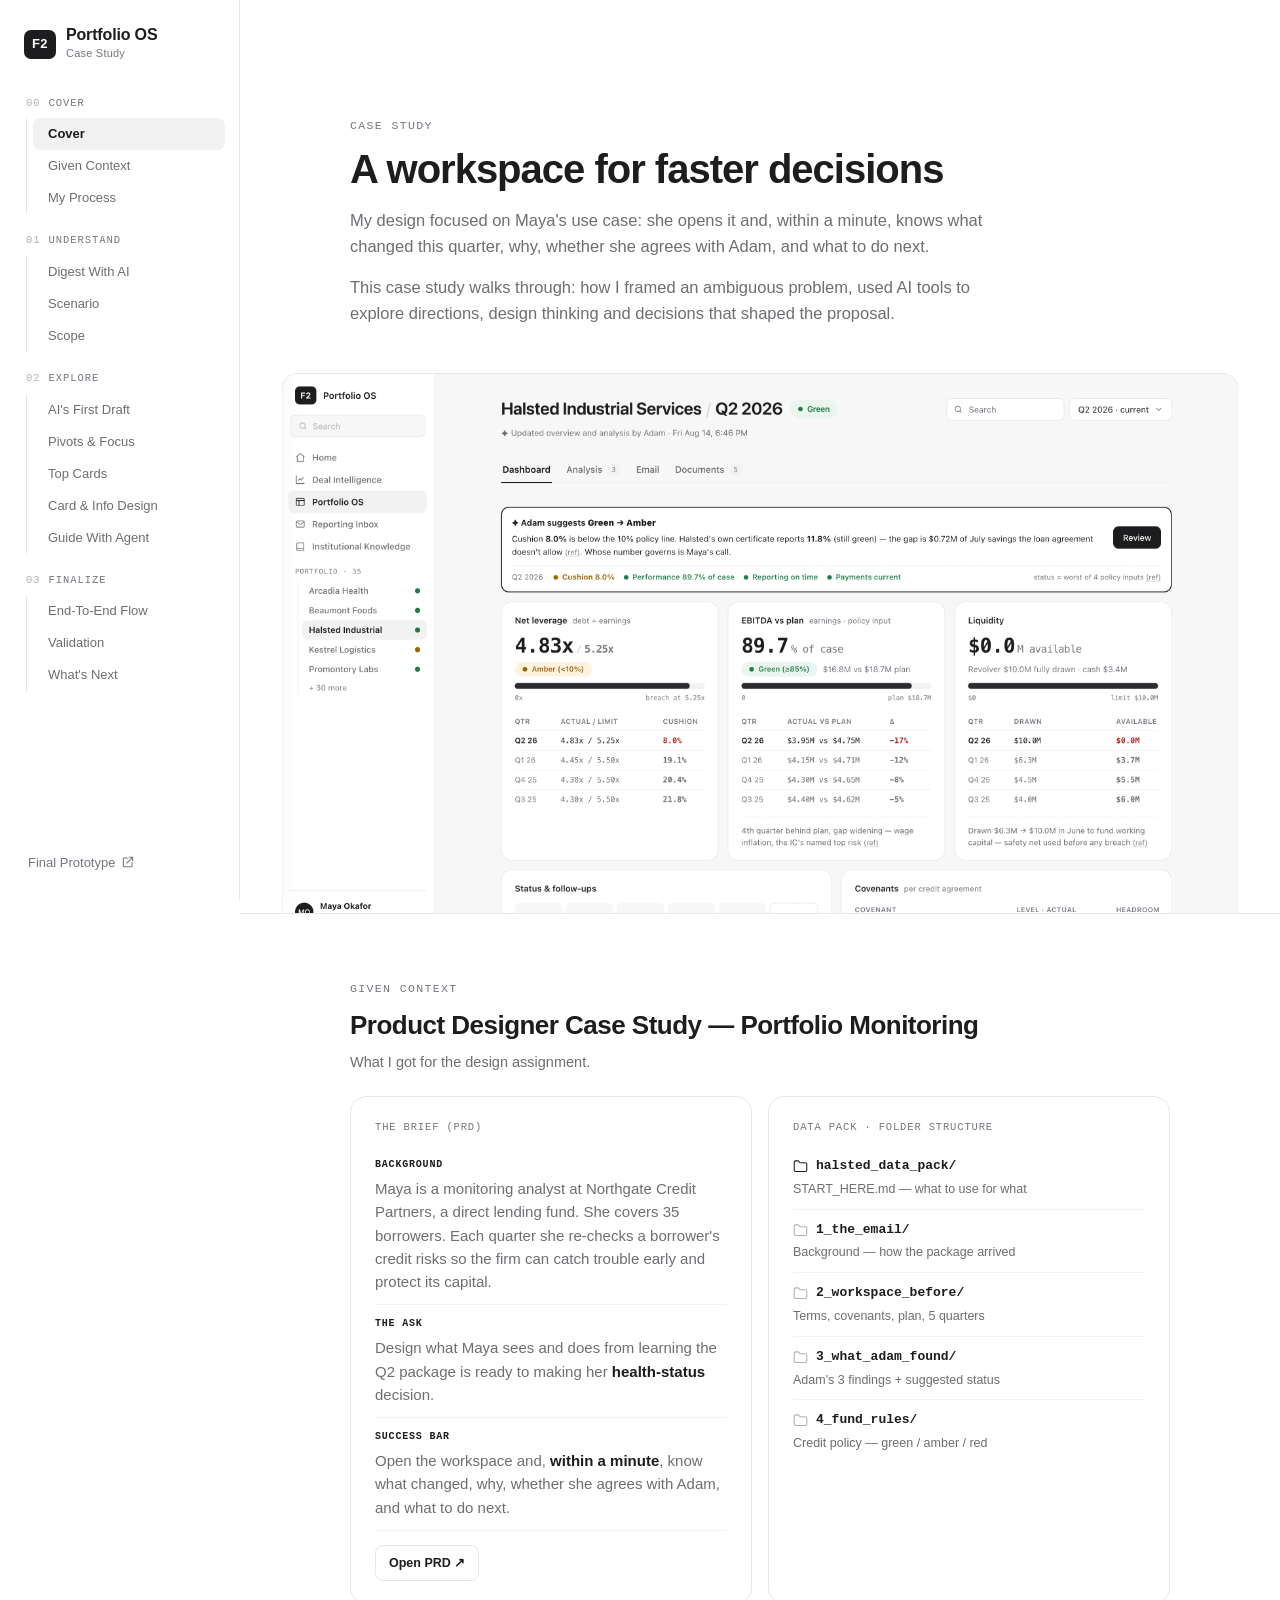
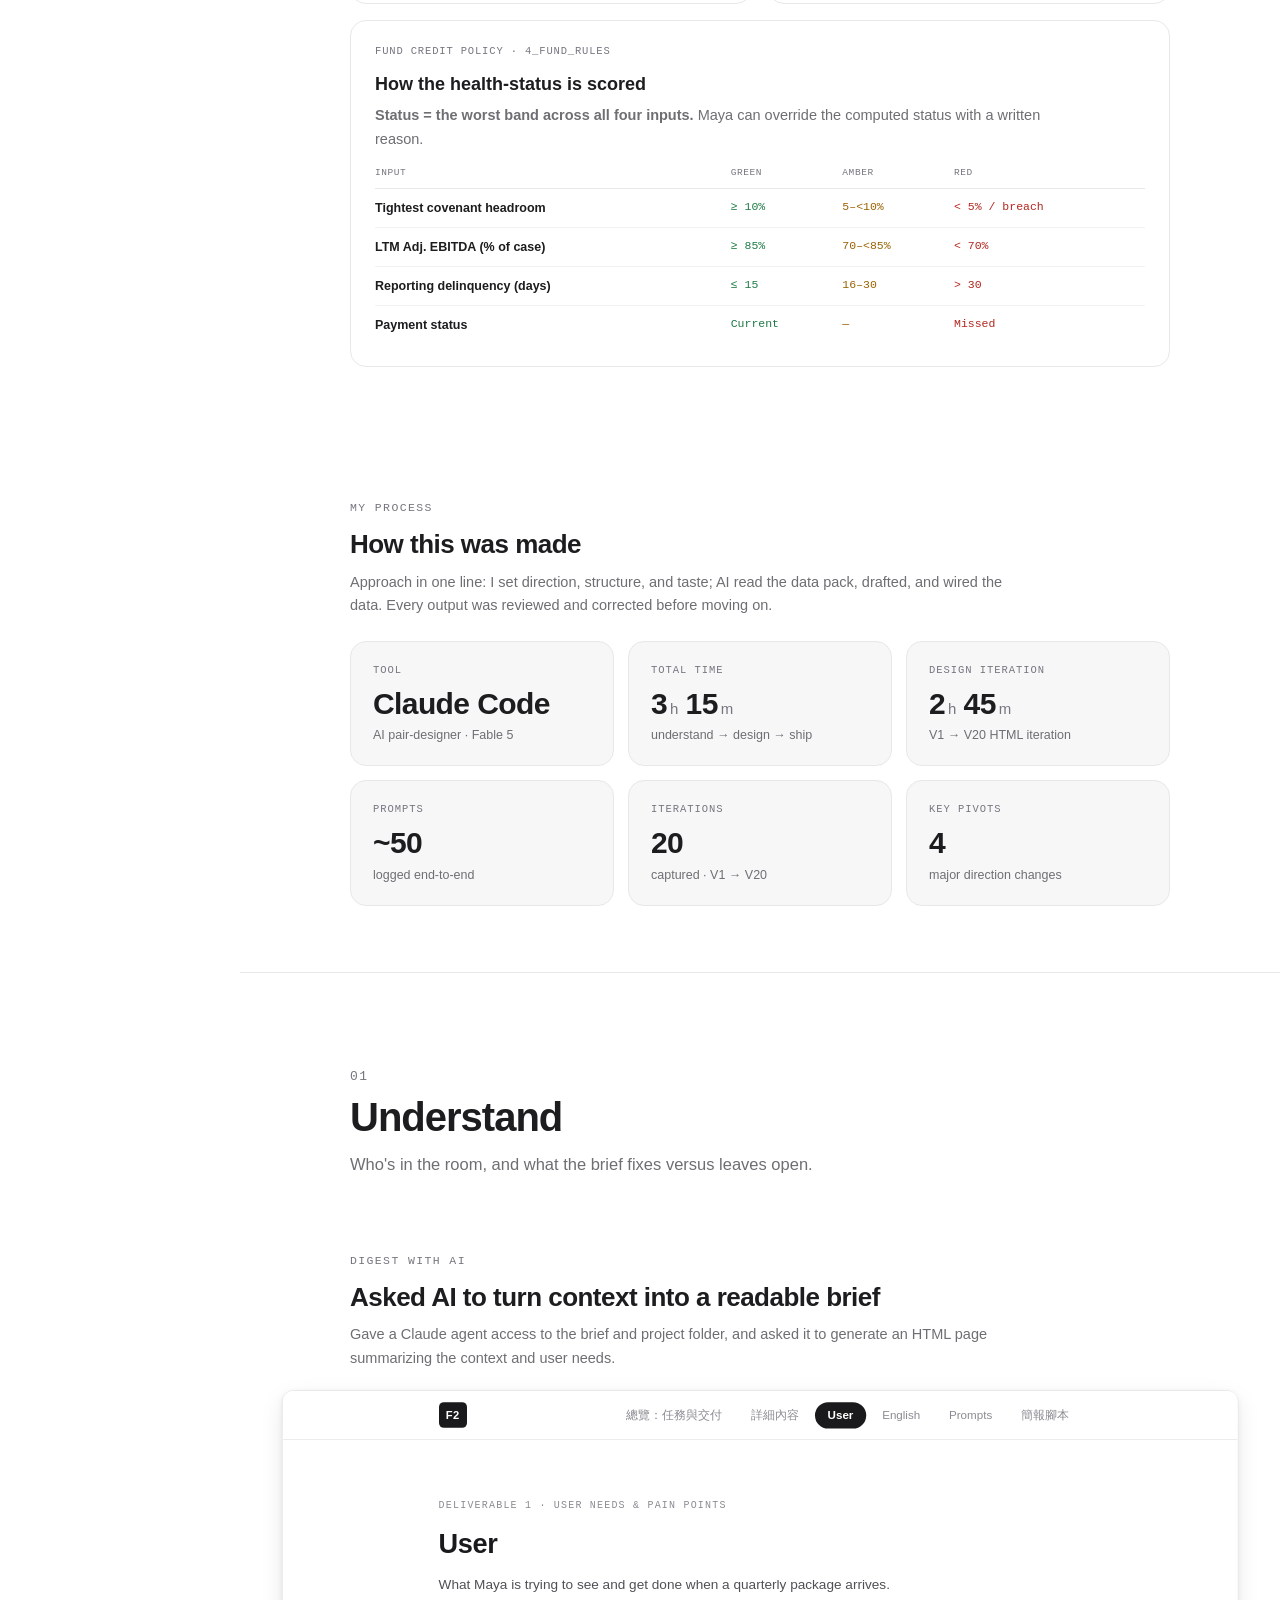
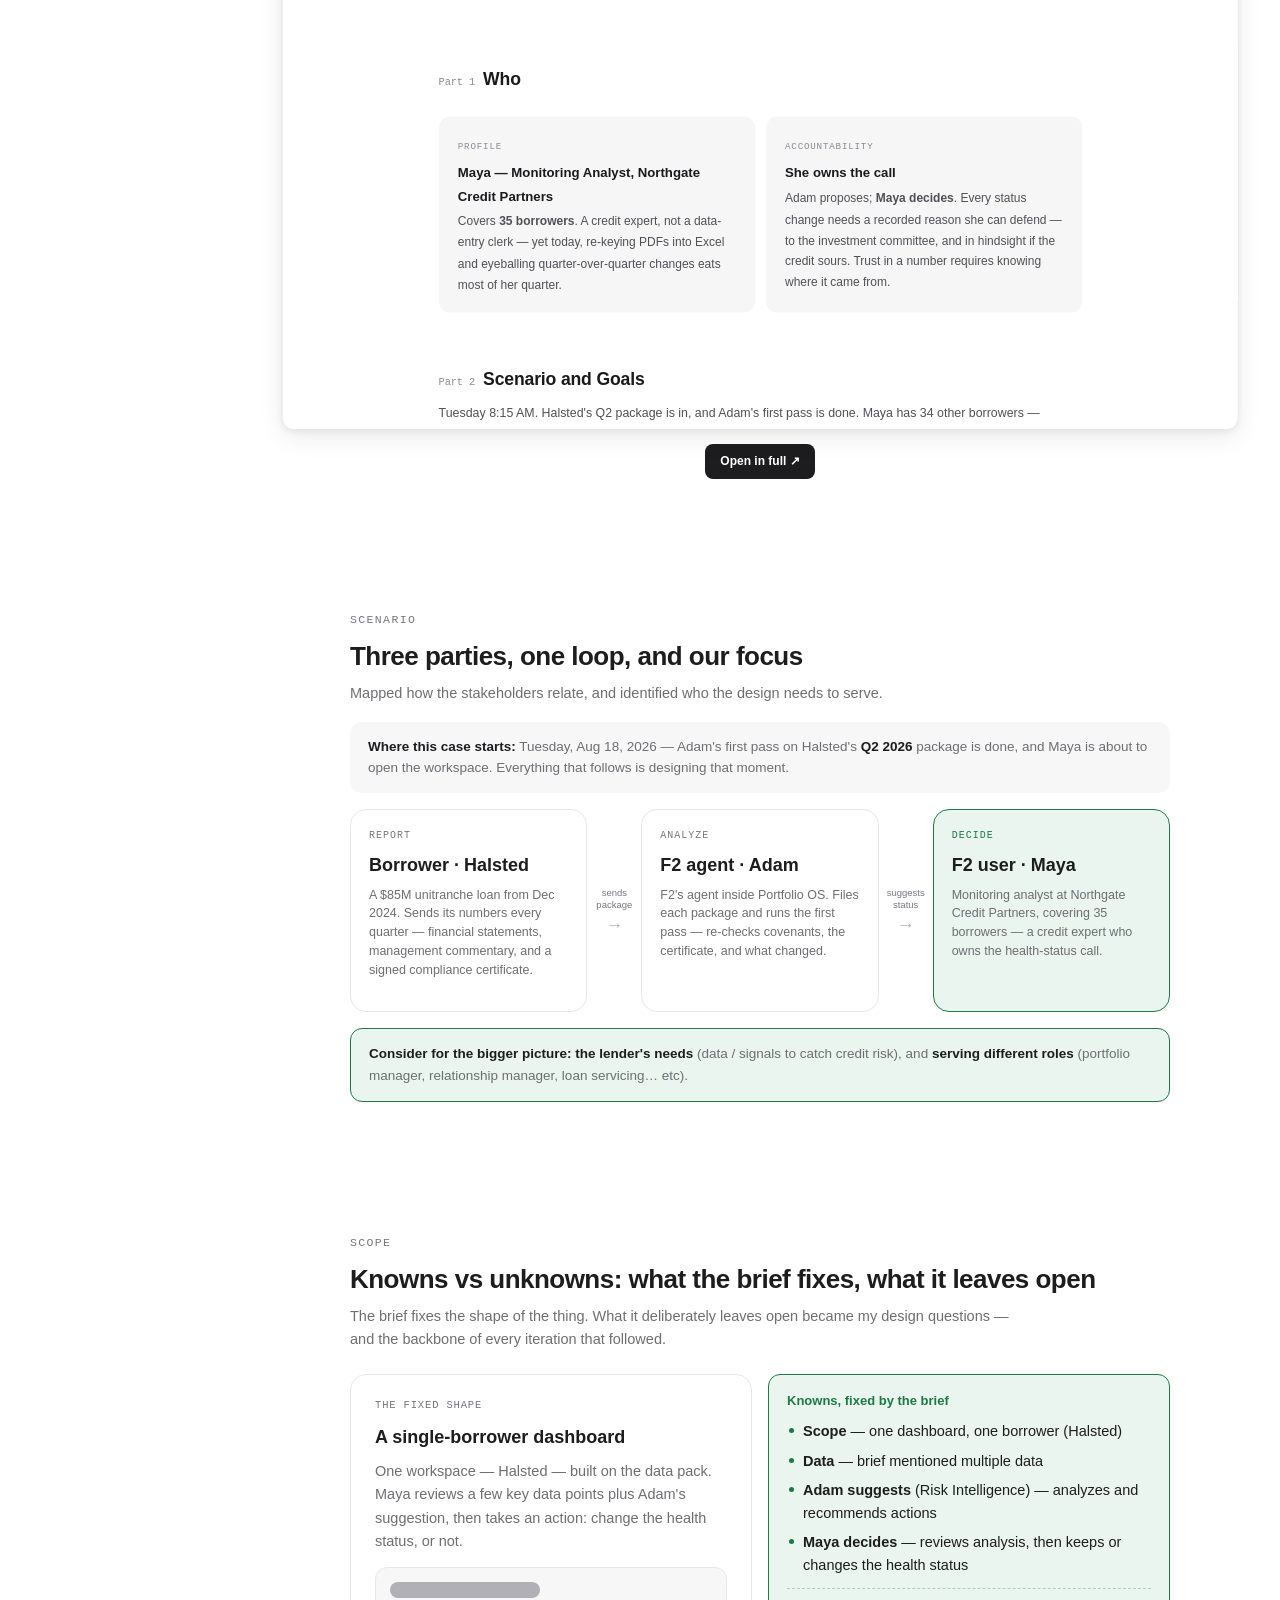
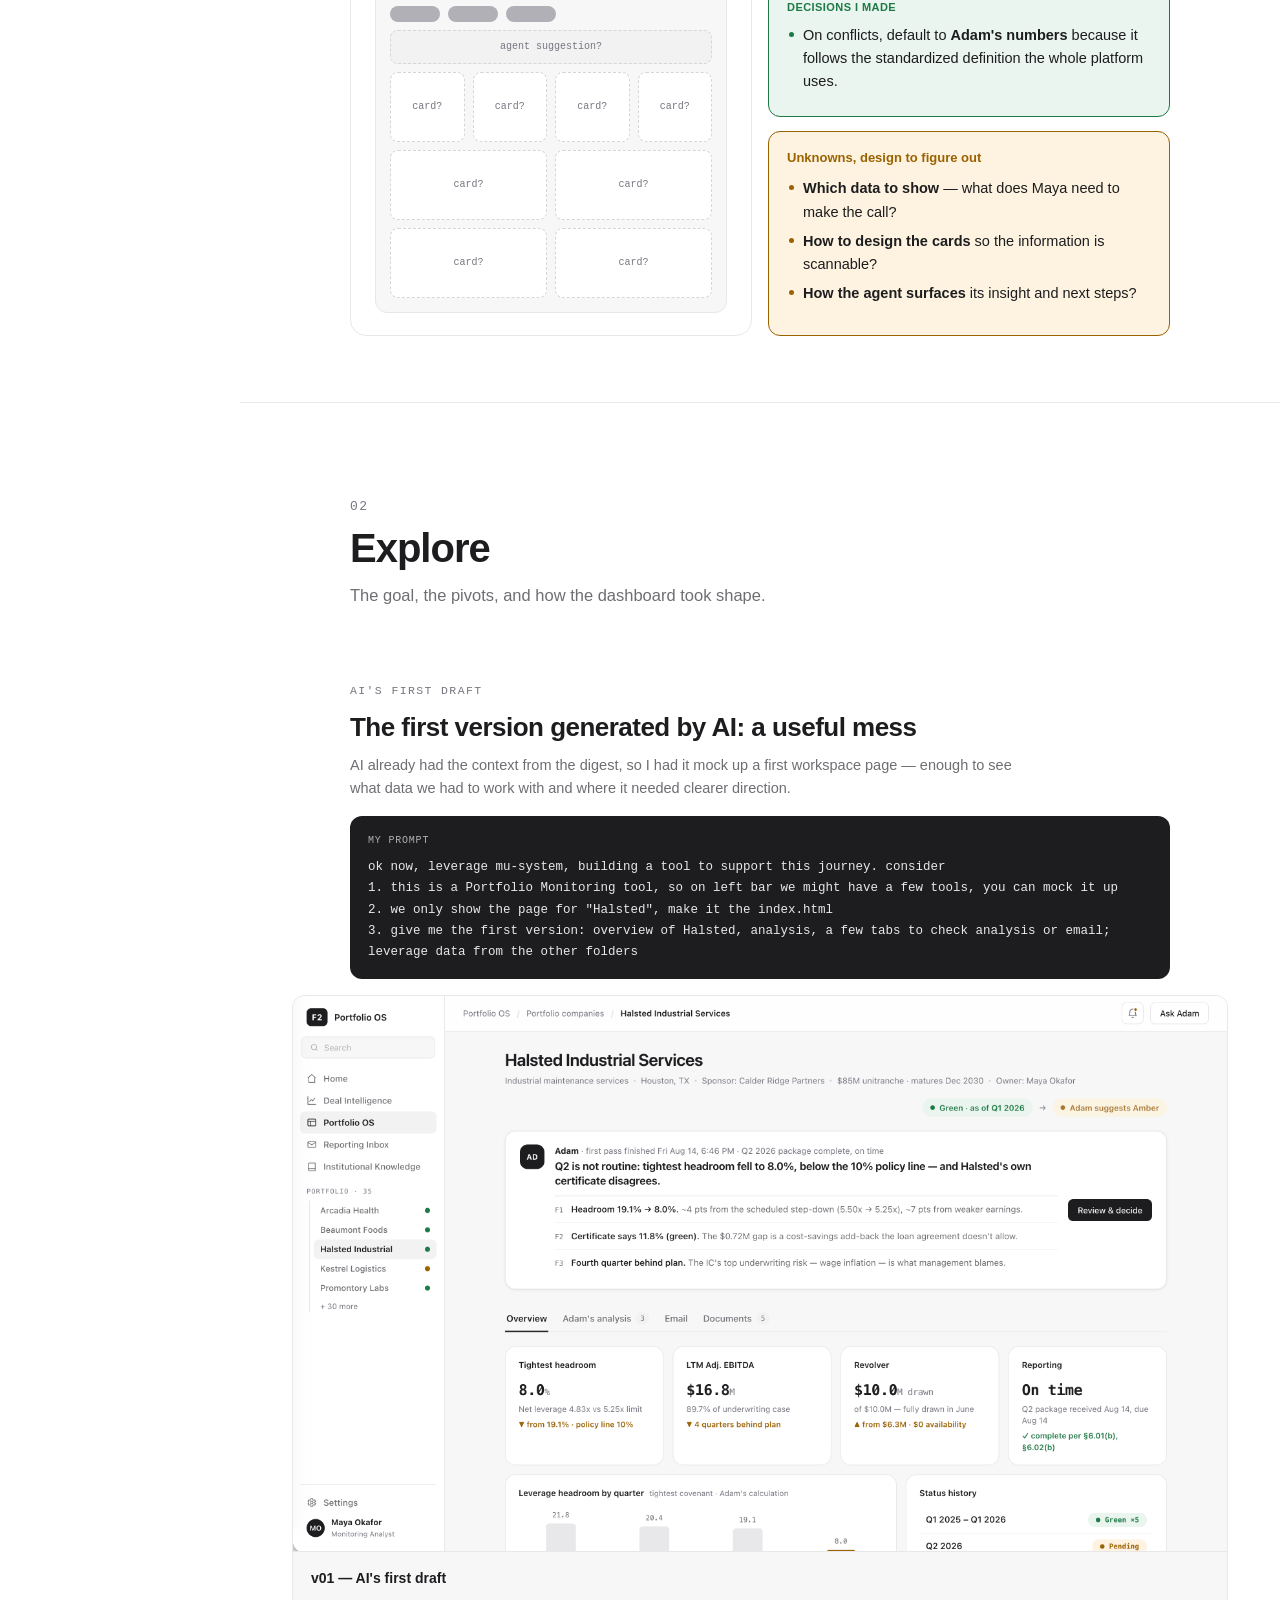
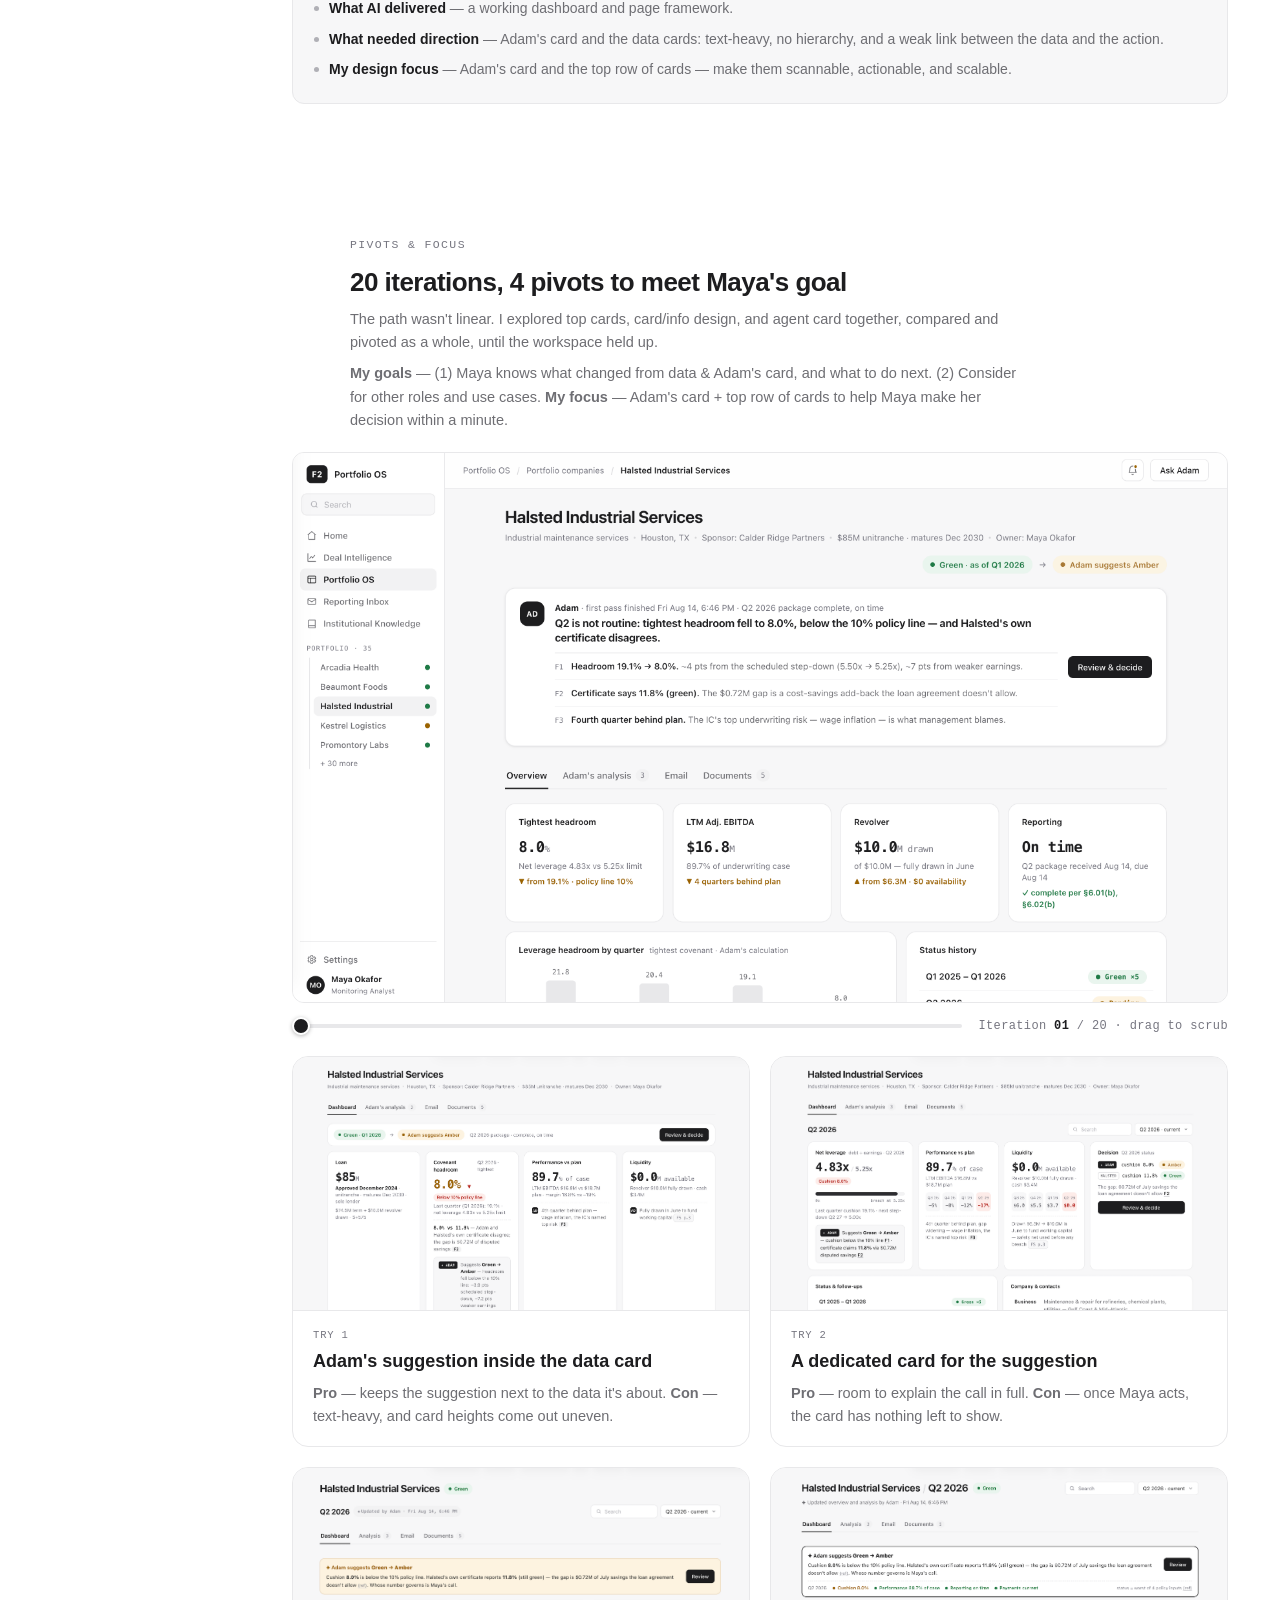
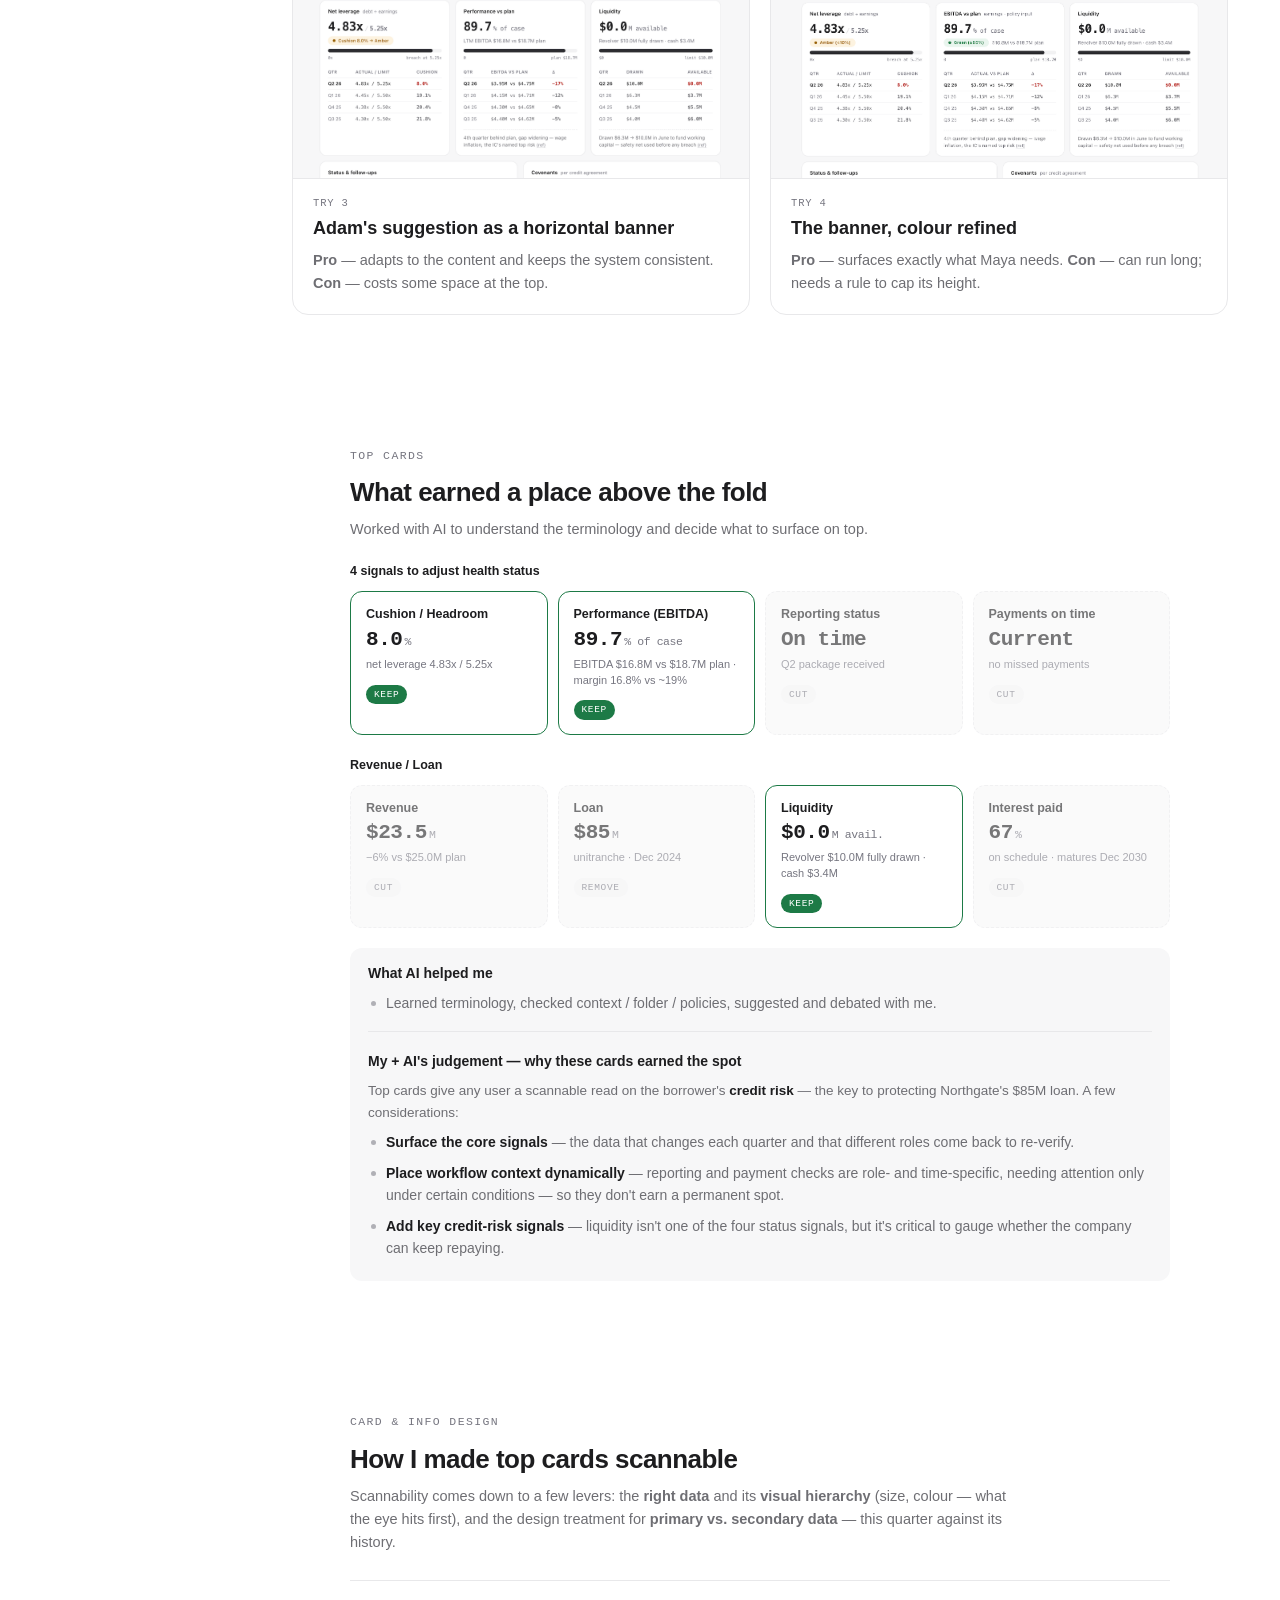
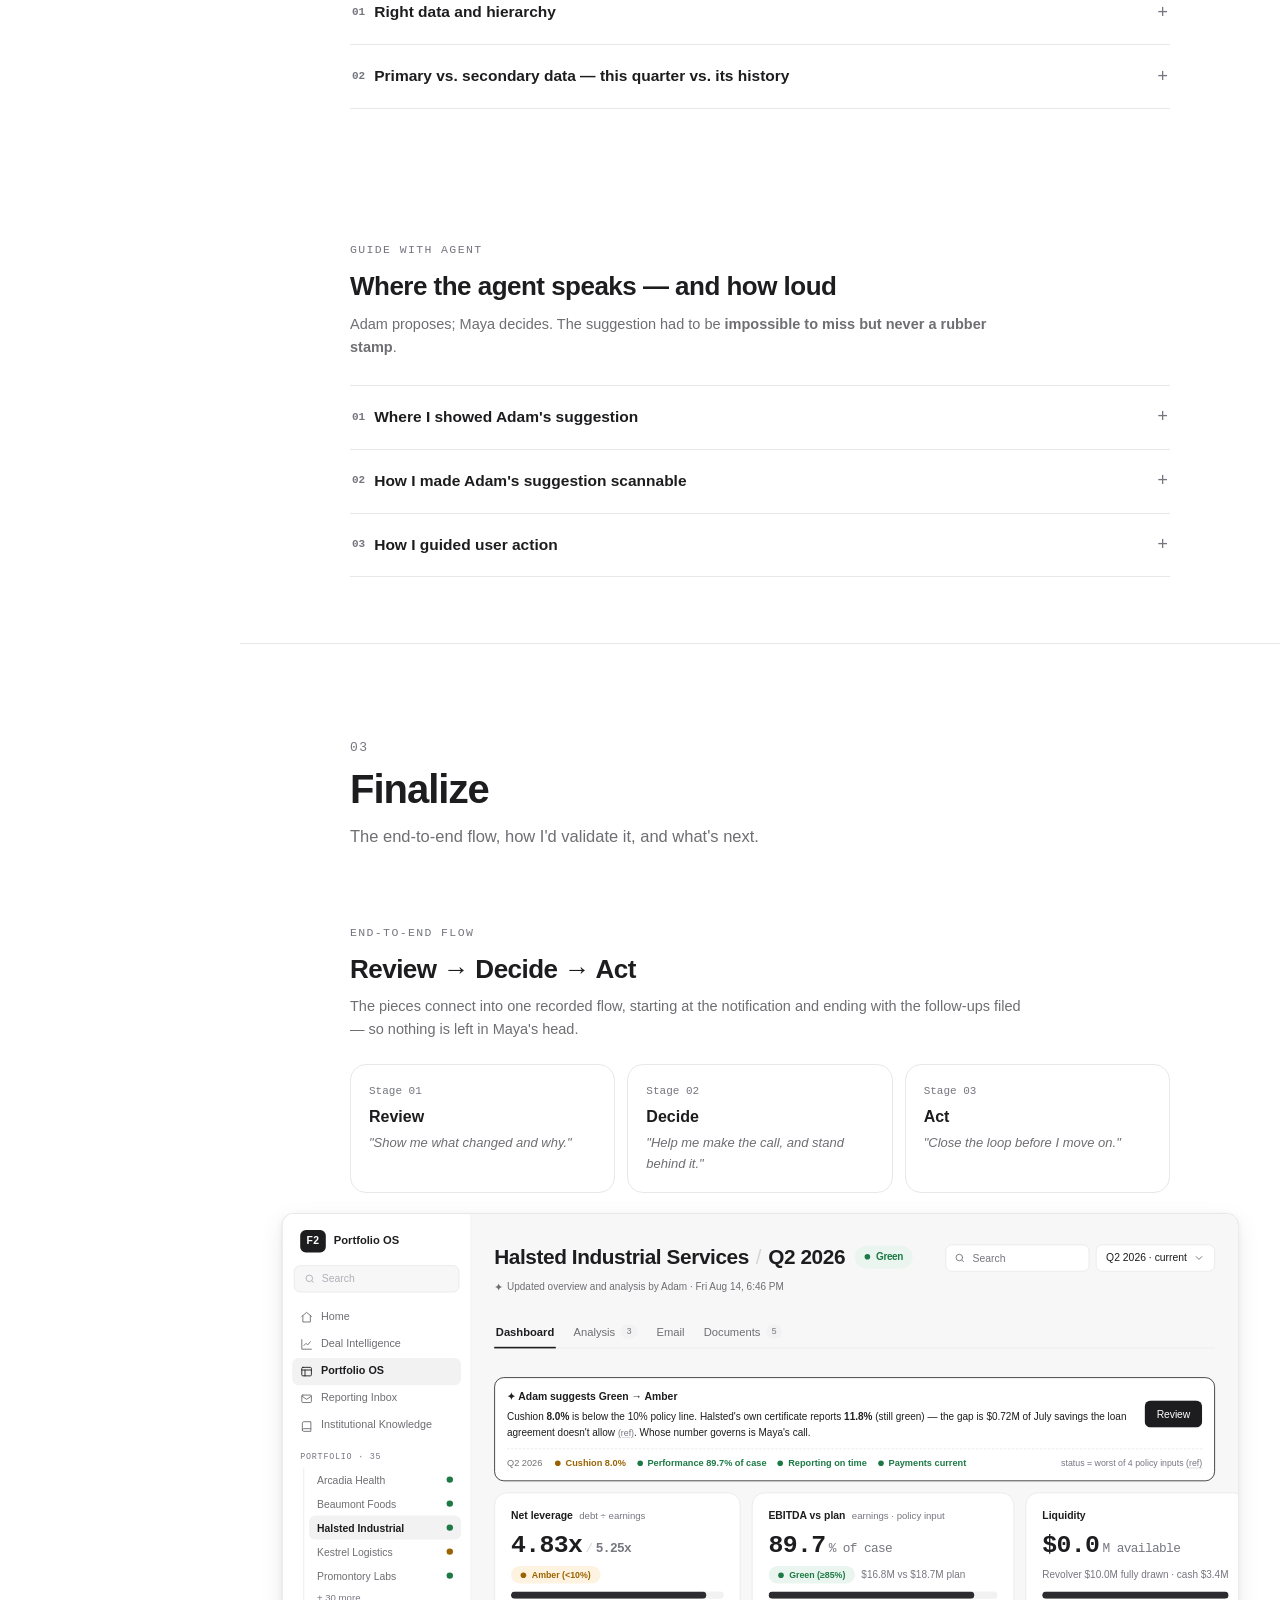
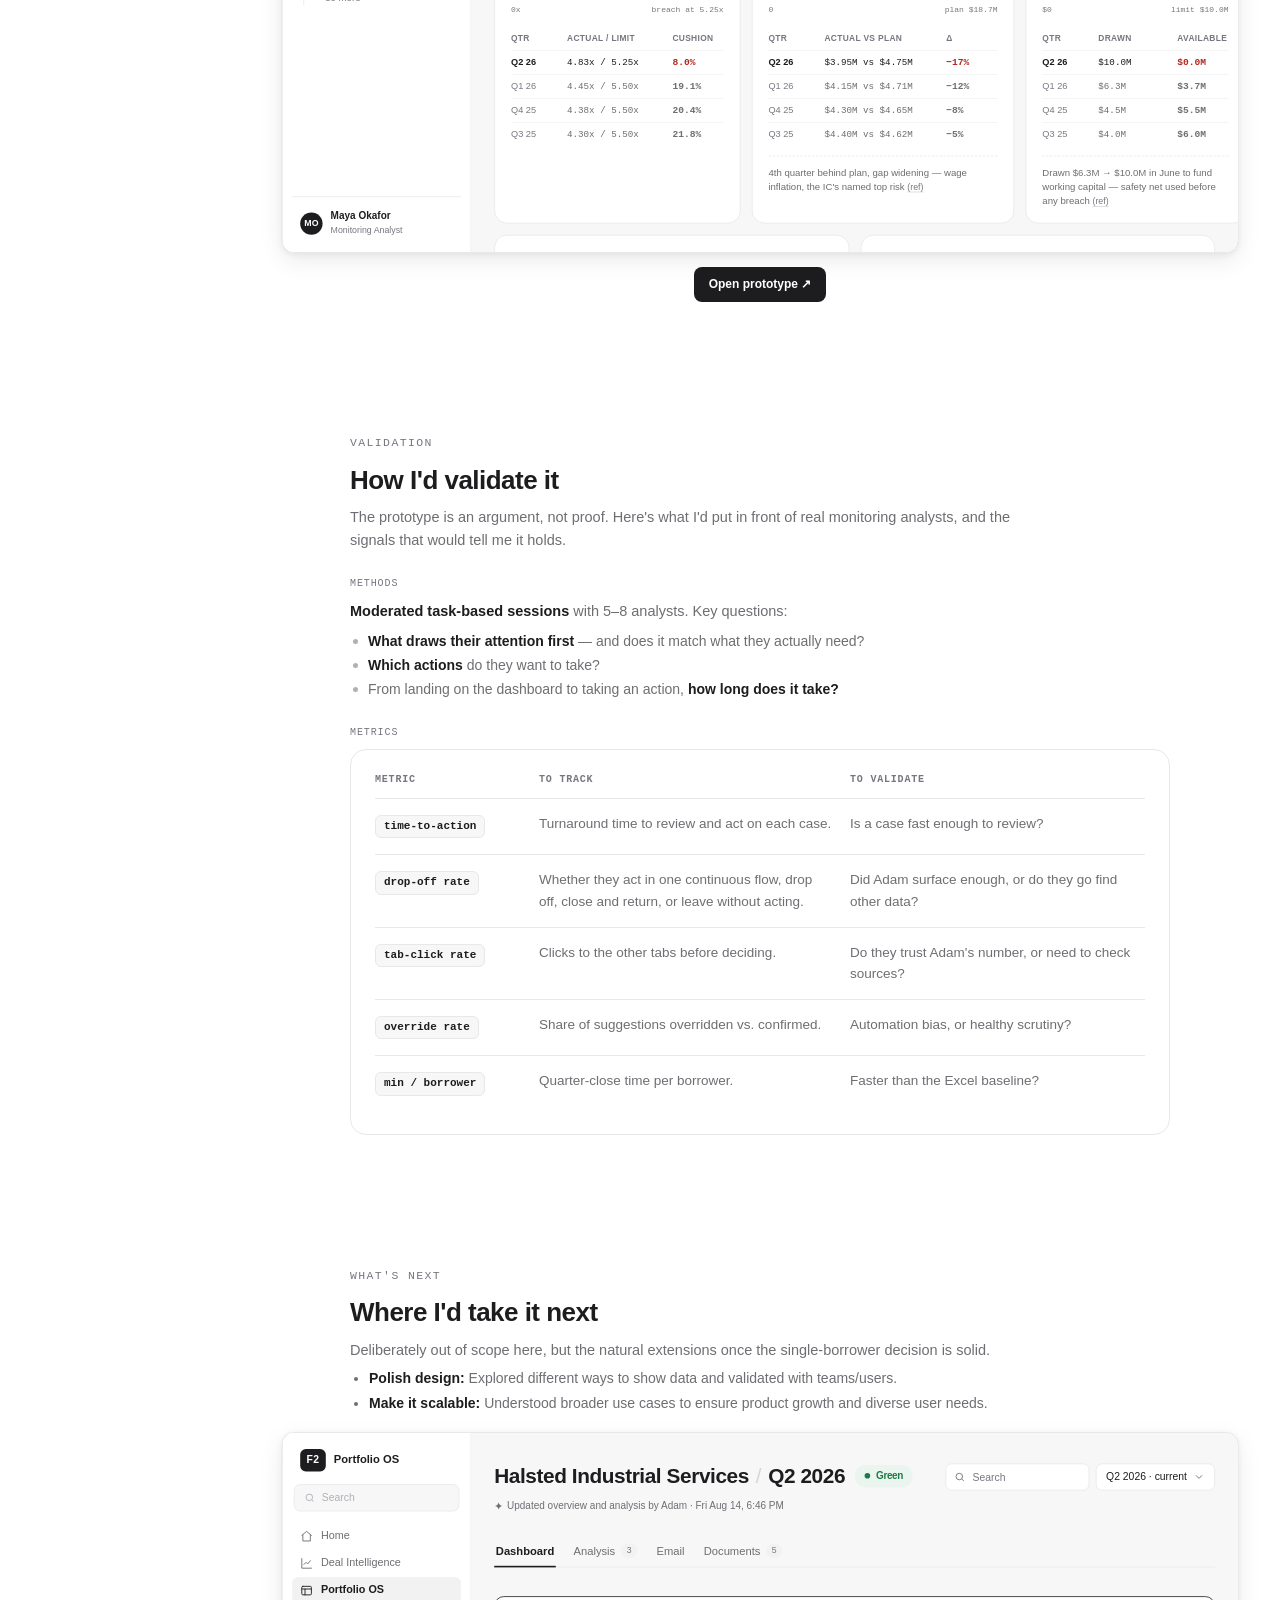
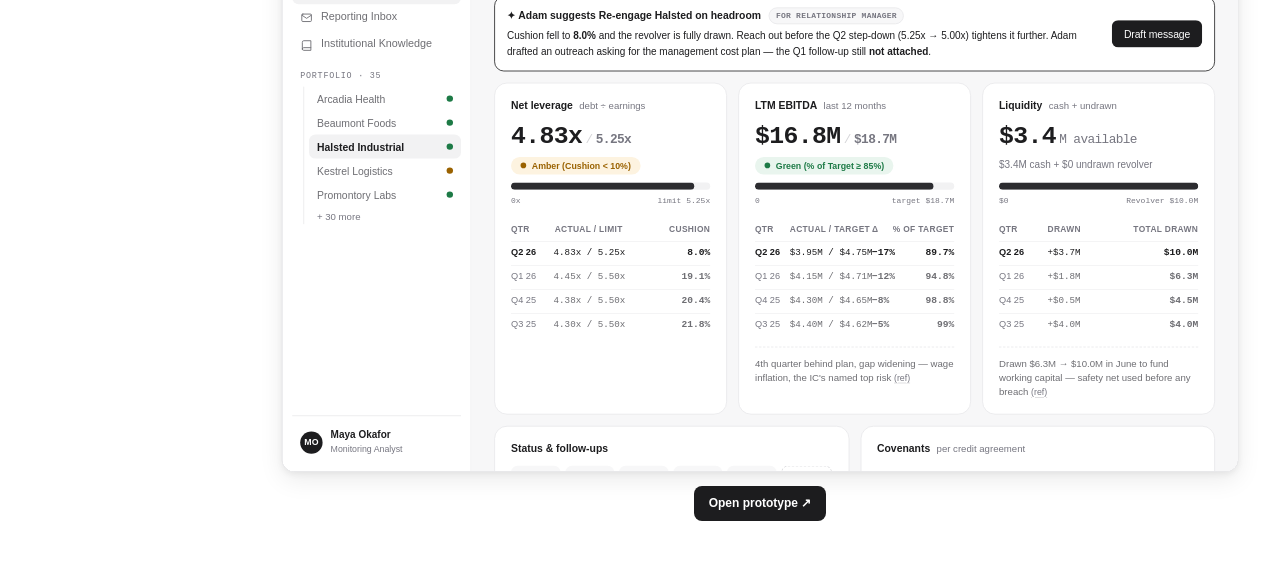
<file: prd.html>
<!DOCTYPE html>
<html lang="en">
<head>
<meta charset="UTF-8">
<meta name="viewport" content="width=device-width, initial-scale=1.0">
<title>Portfolio OS — Thinking & Design Exploration</title>
<style>
  /* ============ mu-system tokens ============ */
  :root{
    --mu-white:#fff; --mu-gray-50:#f7f7f8; --mu-gray-100:#f2f2f3; --mu-gray-200:#e8e8ea;
    --mu-gray-300:#d6d6d9; --mu-gray-400:#b0b0b6; --mu-gray-500:#767680; --mu-gray-600:#6e6e73;
    --mu-gray-700:#48484d; --mu-gray-800:#2c2c30; --mu-gray-900:#1d1d1f;
    --mu-ink:var(--mu-gray-900); --mu-ink-2:var(--mu-gray-600); --mu-ink-3:var(--mu-gray-500);
    --mu-bg:var(--mu-white); --mu-surface:var(--mu-gray-50); --mu-media:var(--mu-gray-100); --mu-border:var(--mu-gray-200);
    --mu-radius-sm:8px; --mu-radius-md:12px; --mu-radius-lg:16px;
    --mu-shadow-sm:0 1px 2px rgba(0,0,0,.05),0 1px 4px rgba(0,0,0,.04);
    --mu-shadow-md:0 2px 6px rgba(0,0,0,.06),0 8px 24px rgba(0,0,0,.08);
    --mu-font:-apple-system,BlinkMacSystemFont,"SF Pro Text","Helvetica Neue",Inter,Arial,sans-serif;
    --mu-mono:"SF Mono",ui-monospace,Menlo,Consolas,monospace;
    --rag-green:#1d7a46; --rag-green-bg:#e9f5ee;
    --rag-amber:#9a6200; --rag-amber-bg:#fdf3e0;
    --rag-red:#b3261e; --rag-red-bg:#fdecea;
    --nav-w:240px;
  }
  *{margin:0;padding:0;box-sizing:border-box;}
  html{scroll-behavior:smooth;}
  body{font-family:var(--mu-font);color:var(--mu-ink);background:var(--mu-bg);font-size:15px;line-height:1.6;-webkit-font-smoothing:antialiased;}

  /* ============ Left nav ============ */
  .nav{position:fixed;left:0;top:0;bottom:0;width:var(--nav-w);background:var(--mu-white);border-right:1px solid var(--mu-border);display:flex;flex-direction:column;padding:20px 14px;overflow-y:auto;z-index:50;}
  .nav-logo{display:flex;align-items:center;gap:10px;padding:2px 10px 18px;}
  .nav-logo .mark{background:var(--mu-gray-900);color:#fff;font-weight:700;font-size:13px;padding:4px 8px;border-radius:7px;letter-spacing:.4px;position:relative;top:4px;}
  .nav-logo .name{font-size:16px;font-weight:650;letter-spacing:-.01em;}
  .nav-logo .name span{display:block;font-size:11px;font-weight:500;color:var(--mu-ink-3);letter-spacing:.02em;line-height:1;}
  .nav a.cover-link{display:block;font-size:13px;font-weight:600;color:var(--mu-ink-2);padding:8px 12px;border-radius:var(--mu-radius-sm);text-decoration:none;transition:background .15s;}
  .nav a.cover-link:hover{background:var(--mu-gray-100);}
  .nav a.cover-link.is-active{background:var(--mu-gray-100);color:var(--mu-ink);}
  .nav-group{margin-top:18px;}
  .nav-head{font-family:var(--mu-mono);font-size:10.5px;letter-spacing:.09em;text-transform:uppercase;color:var(--mu-ink-3);padding:0 12px 7px;display:flex;align-items:center;gap:8px;}
  .nav-head .gnum{color:var(--mu-gray-400);}
  .nav-sub{margin-left:12px;border-left:1px solid var(--mu-border);padding-left:6px;}
  .nav-link{display:flex;align-items:center;gap:9px;height:32px;padding:0 15px;border-radius:var(--mu-radius-sm);font-size:13px;font-weight:500;color:var(--mu-ink-2);text-decoration:none;cursor:pointer;transition:background .15s,color .15s;}
  .nav-link:hover{background:var(--mu-gray-100);}
  .nav-link.is-active{background:rgba(29,29,31,.06);color:var(--mu-ink);font-weight:600;}
  .nav-link .dot{display:none;}
  .nav-link.is-active .dot{background:var(--mu-gray-900);}
  .nav-link{text-transform:capitalize;}
  .nav-foot{margin-top:auto;padding:16px 12px 4px;font-size:11.5px;color:var(--mu-ink-3);line-height:1.5;}

  /* ============ Main ============ */
  .main{margin-left:var(--nav-w);}
  .wrap{max-width:900px;margin:0 auto;padding:0 40px;}
  section{padding:66px 0;scroll-margin-top:0;}
  .part-head{padding:94px 0 8px;border-top:1px solid var(--mu-border);}
  .part-head .pn{font-family:var(--mu-mono);font-size:13px;letter-spacing:.12em;color:var(--mu-ink-3);}
  .part-head .pt{font-size:40px;font-weight:680;letter-spacing:-.025em;line-height:1.1;margin-top:8px;}
  .part-head .pd{font-size:16.5px;color:var(--mu-ink-2);margin-top:12px;max-width:620px;}
  .kicker{font-family:var(--mu-mono);font-size:11.5px;letter-spacing:.12em;text-transform:uppercase;color:var(--mu-ink-3);margin-bottom:12px;}
  h1{font-size:40px;line-height:1.14;letter-spacing:-.025em;font-weight:680;}
  h2{font-size:26px;line-height:1.2;letter-spacing:-.02em;font-weight:660;}
  h3{font-size:18px;font-weight:650;}
  .lead{font-size:16.5px;color:var(--mu-ink-2);margin-top:14px;max-width:660px;}
  .sub{font-size:14.5px;color:var(--mu-ink-2);margin-top:10px;max-width:680px;}
  p+p{margin-top:10px;}
  b{font-weight:650;}
  .mono{font-family:var(--mu-mono);}

  /* cover */
  .cover{display:flex;flex-direction:column;justify-content:flex-start;padding-top:13vh;padding-bottom:0;overflow:hidden;border-bottom:1px solid var(--mu-border);}
  .cover .lead{margin-bottom:0;}
  .cover-tag{font-size:18px;font-weight:600;color:var(--mu-ink);margin-top:16px;max-width:640px;line-height:1.45;letter-spacing:-.01em;}
  .cover-shot{
    display:block;margin-top:46px;
    width:min(calc((100vw - var(--nav-w)) * 0.92), 1280px);
    margin-left:50%;transform:translateX(-50%);
    border:1px solid var(--mu-border);border-bottom:none;
    border-radius:16px 16px 0 0;overflow:hidden;
    max-height:60vh;background:var(--mu-surface);
  }
  .cover-shot img{width:100%;display:block;}
  @media(max-width:760px){.cover-shot{width:auto;margin-left:0;transform:none;max-height:none;}}
  .cover .meta{display:flex;flex-wrap:wrap;gap:8px;margin-top:30px;}
  .chip{display:inline-flex;align-items:center;gap:7px;font-size:12.5px;font-weight:500;color:var(--mu-ink-2);background:var(--mu-surface);border:1px solid var(--mu-border);padding:6px 13px;border-radius:var(--mu-radius-full,999px);}
  .chip .mono{font-size:11.5px;color:var(--mu-ink-3);}
  .thesis{margin-top:30px;border-left:3px solid var(--mu-ink);background:var(--mu-surface);border-radius:0 var(--mu-radius-md) var(--mu-radius-md) 0;padding:18px 22px;font-size:16px;max-width:700px;}

  /* cards */
  .card{background:var(--mu-white);border:1px solid var(--mu-border);border-radius:var(--mu-radius-lg);padding:22px 24px;}
  .card.surface{background:var(--mu-surface);box-shadow:none;}
  .card-tag{font-family:var(--mu-mono);font-size:10.5px;letter-spacing:.08em;text-transform:uppercase;color:var(--mu-ink-3);margin-bottom:10px;}
  .grid2{display:grid;grid-template-columns:1fr 1fr;gap:16px;margin-top:22px;}
  .grid3{display:grid;grid-template-columns:repeat(3,1fr);gap:14px;margin-top:22px;}
  .cons{display:grid;grid-template-columns:repeat(3,1fr);gap:14px;margin-top:22px;}
  @media(max-width:760px){.cons{grid-template-columns:1fr;}}
  .cons .card-tag{color:var(--mu-ink);}
  .cons h3{font-size:17px;}
  /* goal + pivots combined */
  .goal{display:flex;gap:14px;align-items:flex-start;background:var(--mu-gray-900);color:#fff;border-radius:var(--mu-radius-lg);padding:15px 17px;margin-top:24px;}
  .goal .goal-l{font-family:var(--mu-mono);font-size:11px;letter-spacing:.1em;text-transform:uppercase;color:rgba(255,255,255,.5);padding-top:4px;flex-shrink:0;}
  .goal p{font-size:13px;line-height:1.5;color:rgba(255,255,255,.65);}
  .goal b{color:#fff;font-weight:700;}
  .goal-split{display:grid;grid-template-columns:1fr 1fr;gap:16px;margin-top:16px;align-items:stretch;}
  .pivot-cols{display:grid;grid-template-columns:1fr 1fr;gap:20px;margin-top:20px;align-items:start;}
  @media(max-width:760px){.pivot-cols{grid-template-columns:1fr;}}
  .pivot-cols figure{margin:0 0 12px;}
  .pivot-wrap{position:relative;padding-bottom:22px;margin-top:22px;}
  .pivot-h{display:grid;grid-template-columns:1fr 1fr;gap:44px;align-items:stretch;}
  @media(max-width:760px){.pivot-h{grid-template-columns:1fr;gap:14px;}.pivot-wrap::before,.pivot-wrap::after{display:none;}}
  .pivot-wrap::before{content:"";position:absolute;left:50%;top:0;bottom:7px;transform:translateX(-50%);width:1.5px;background:var(--mu-ink);}
  .pivot-wrap::after{content:"";position:absolute;left:50%;bottom:0;transform:translateX(-50%);width:0;height:0;border-left:5px solid transparent;border-right:5px solid transparent;border-top:7px solid var(--mu-ink);}
  @media(max-width:760px){.goal-split{grid-template-columns:1fr;}}
  .goal-split .ai-card{background:var(--mu-surface);display:flex;flex-direction:column;}
  .goal-split .ai-card .card-tag{color:var(--rag-amber);}
  .pstack{border:1px solid var(--mu-border);border-radius:var(--mu-radius-lg);padding:6px 2px;}
  .pitem{padding:14px 20px;}
  .pitem .pk{font-family:var(--mu-mono);font-size:10.5px;letter-spacing:.07em;text-transform:uppercase;color:var(--mu-ink-3);}
  .pitem .pt{font-size:15.5px;font-weight:650;margin-top:3px;}
  .pitem p{font-size:13.5px;color:var(--mu-ink-2);margin-top:6px;line-height:1.55;}
  .pitem p b{color:var(--mu-ink);}
  .pfix{margin-top:11px;padding-top:9px;border-top:1px dashed var(--mu-border);font-family:var(--mu-mono);font-size:11px;letter-spacing:.02em;color:var(--mu-ink-3);}
  .pfix b{color:var(--mu-ink);font-weight:600;}
  .stack{display:flex;flex-direction:column;gap:14px;}
  @media(max-width:760px){.grid2,.grid3{grid-template-columns:1fr;}}
  ul.clean{list-style:none;margin-top:10px;}
  ul.clean li{position:relative;padding-left:18px;margin-bottom:8px;color:var(--mu-ink-2);font-size:14px;}
  ul.clean li::before{content:"";position:absolute;left:3px;top:9px;width:5px;height:5px;border-radius:50%;background:var(--mu-gray-400);}
  ul.clean li b{color:var(--mu-ink);}
  .pivot-cols ul.clean li{margin-bottom:3px;}
  .pivot-cols .card-tag{margin-bottom:3px;}
  .pivot-cols .card h3{margin-top:0;}
  .pivot-cols .card{padding:0;overflow:hidden;}
  .pivot-cols .card figure{margin:0;border:0;border-radius:0;background:transparent;border-bottom:1px solid var(--mu-border);}
  .pivot-cols .pv-body{padding:16px 20px 18px;}
  .pivot-cols > div:nth-child(1) figure,.pivot-cols > div:nth-child(2) figure{aspect-ratio:2370/1324;}
  .pivot-cols > div:nth-child(3) figure,.pivot-cols > div:nth-child(4) figure{aspect-ratio:2276/1548;}
  .pivot-cols figure img{height:100%;object-fit:cover;object-position:top;}
  /* 20-iteration scrubber */
  .scrub{margin-top:20px;}
  .scrub-stage{border:1px solid var(--mu-border);border-radius:var(--mu-radius-md);overflow:hidden;background:var(--mu-surface);aspect-ratio:1.7;}
  .scrub-stage img{width:100%;height:auto;display:block;}
  .scrub-ctrl{display:flex;align-items:center;gap:16px;margin-top:14px;}
  .scrub-range{flex:1;-webkit-appearance:none;appearance:none;height:4px;border-radius:3px;background:var(--mu-border);outline:none;cursor:pointer;}
  .scrub-range::-webkit-slider-thumb{-webkit-appearance:none;appearance:none;width:18px;height:18px;border-radius:50%;background:var(--mu-ink);cursor:grab;border:2px solid #fff;box-shadow:0 1px 4px rgba(0,0,0,.28);}
  .scrub-range:active::-webkit-slider-thumb{cursor:grabbing;}
  .scrub-range::-moz-range-thumb{width:18px;height:18px;border-radius:50%;background:var(--mu-ink);cursor:grab;border:2px solid #fff;}
  .scrub-cap{font-family:var(--mu-mono);font-size:12px;color:var(--mu-ink-3);white-space:nowrap;letter-spacing:.03em;}
  .scrub-cap b{color:var(--mu-ink);}

  /* parties diagram */
  .parties{display:grid;grid-template-columns:1fr 54px 1fr 54px 1fr;align-items:stretch;gap:0;margin-top:16px;}
  @media(max-width:760px){.parties{grid-template-columns:1fr;gap:12px;}}
  .party{background:var(--mu-white);border:1px solid var(--mu-border);border-radius:var(--mu-radius-lg);padding:18px 18px;display:flex;flex-direction:column;}
  .party.mid{border-color:var(--mu-gray-900);}
  .party.green{border-color:var(--rag-green);background:var(--rag-green-bg);}
  .party.green .role{color:var(--rag-green);}
  .party .role{font-family:var(--mu-mono);font-size:10px;letter-spacing:.1em;text-transform:uppercase;color:var(--mu-ink-3);margin-bottom:7px;}
  .party h3{font-size:18px;}
  .party .desc{font-size:12.5px;color:var(--mu-ink-2);margin-top:6px;line-height:1.5;}
  .party .who{display:inline-flex;align-items:center;gap:6px;margin-top:auto;align-self:flex-start;font-size:11.5px;font-weight:600;white-space:nowrap;background:var(--mu-surface);border:1px solid var(--mu-border);padding:4px 9px;border-radius:999px;}
  .party .desc{margin-bottom:14px;}
  .party .av{width:19px;height:19px;border-radius:50%;background:var(--mu-gray-900);color:#fff;display:flex;align-items:center;justify-content:center;font-size:9px;font-weight:700;}
  .link-col{display:flex;flex-direction:column;align-items:center;justify-content:center;gap:5px;padding:0 2px;}
  .link-col .arr{font-size:18px;color:var(--mu-gray-400);line-height:1;}
  .link-col .lbl{font-size:9.5px;color:var(--mu-ink-3);text-align:center;line-height:1.25;font-weight:500;}
  @media(max-width:760px){.link-col{flex-direction:row;}.link-col .arr{transform:rotate(90deg);}}
  .loop-note{margin-top:16px;background:var(--mu-surface);border-radius:var(--mu-radius-md);padding:14px 18px;font-size:13.5px;color:var(--mu-ink-2);line-height:1.6;}
  .layers{display:flex;flex-direction:column;margin-top:12px;}
  .layer{background:var(--mu-white);border:1px solid var(--mu-border);border-radius:var(--mu-radius-sm);padding:9px 13px;}
  .layer .ly-n{font-family:var(--mu-mono);font-size:9.5px;letter-spacing:.09em;text-transform:uppercase;color:var(--mu-ink-3);margin-bottom:2px;}
  .layer .ly-b{font-size:12.5px;color:var(--mu-ink-2);line-height:1.4;}
  .ly-op{align-self:center;font-family:var(--mu-mono);font-size:10.5px;color:var(--mu-ink-3);padding:5px 0;}
  .ba2{display:grid;grid-template-columns:1fr 1fr;gap:24px;align-items:stretch;}
  .ba2-r{border-left:1px solid var(--mu-border);padding-left:24px;}
  @media(max-width:760px){.ba2{grid-template-columns:1fr;gap:16px;}.ba2-r{border-left:none;padding-left:0;border-top:1px solid var(--mu-border);padding-top:16px;}}
  .loop-note b{color:var(--mu-ink);}
  .loop-note.green{background:var(--rag-green-bg);border:1px solid var(--rag-green);}
  .loop-note.green b{color:var(--mu-ink);}

  /* wireframe */
  .wire{background:var(--mu-surface);border:1px solid var(--mu-border);border-radius:var(--mu-radius-md);padding:14px;margin-top:14px;}
  .wire .wrow{display:flex;gap:8px;}
  .wire .wb{background:var(--mu-white);border:1px dashed var(--mu-gray-300);border-radius:8px;height:46px;flex:1;display:flex;align-items:center;justify-content:center;font-size:10px;color:var(--mu-ink-3);font-family:var(--mu-mono);}
  .wire .wb.tall{height:70px;}
  .wire .wb.banner{height:34px;background:var(--mu-gray-100);}
  .wire .wrow+.wrow{margin-top:8px;}
  .wire .wb.title{height:16px;flex:0 0 auto;width:150px;padding:0;border:none;background:var(--mu-gray-400);border-radius:999px;}
  .wire .wb.tab{height:16px;flex:0 0 auto;width:50px;min-width:0;padding:0;border:none;background:var(--mu-gray-400);border-radius:999px;}
  .wire .wsp{flex:1;}

  /* certain / uncertain */
  .cu{border-radius:var(--mu-radius-md);padding:16px 18px;}
  .cu.sure{background:var(--rag-green-bg);border:1px solid var(--rag-green);}
  .cu.unsure{background:var(--rag-amber-bg);border:1px solid var(--rag-amber);}
  .cu .cu-h{font-size:13px;font-weight:700;display:flex;align-items:center;gap:8px;margin-bottom:9px;}
  .cu.sure .cu-h{color:var(--rag-green);}
  .cu.unsure .cu-h{color:var(--rag-amber);}
  .cu ul{list-style:none;}
  .cu li{font-size:14.5px;color:var(--mu-ink);padding-left:16px;position:relative;margin-bottom:6px;}
  .cu li::before{content:"";position:absolute;left:2px;top:8px;width:5px;height:5px;border-radius:50%;}
  .cu.sure li::before{background:var(--rag-green);}
  .cu.unsure li::before{background:var(--rag-amber);}
  .cu-foot{margin-top:10px;padding-top:9px;border-top:1px dashed rgba(154,98,0,.3);font-size:12px;font-weight:600;color:var(--rag-amber);}
  #scope .stack{height:100%;}
  #scope .stack .cu{flex:1;}

  /* pivots timeline */
  .pivots{margin-top:24px;}
  .piv{display:grid;grid-template-columns:132px 1fr;gap:20px;position:relative;padding-bottom:28px;}
  .piv::before{content:"";position:absolute;left:11px;top:26px;bottom:-2px;width:1.5px;background:var(--mu-border);}
  .piv:last-child::before{display:none;}
  .piv-mark{position:relative;}
  .piv-mark .pdot{width:23px;height:23px;border-radius:50%;background:var(--mu-gray-900);color:#fff;font-family:var(--mu-mono);font-size:11px;font-weight:700;display:flex;align-items:center;justify-content:center;}
  .piv-mark .pname{font-size:12px;font-weight:650;margin-top:8px;line-height:1.3;}
  .piv-mark .pprin{margin-top:9px;font-family:var(--mu-mono);font-size:10px;letter-spacing:.02em;color:var(--mu-ink-2);line-height:1.4;}
  .piv-mark .pprin b{display:block;font-size:8.5px;letter-spacing:.09em;text-transform:uppercase;color:var(--mu-gray-400);font-weight:600;margin-bottom:2px;}
  .piv-body{display:grid;grid-template-columns:1fr 1fr;gap:12px;}
  @media(max-width:760px){.piv{grid-template-columns:1fr;gap:10px;}.piv::before{display:none;}.piv-body{grid-template-columns:1fr;}}
  .lane{border-radius:var(--mu-radius-md);padding:13px 15px;font-size:13px;line-height:1.5;}
  .lane.ai{background:var(--mu-surface);border:1px solid var(--mu-border);}
  .lane.me{background:var(--mu-white);border:1.5px solid var(--mu-gray-900);}
  .lane .ln{font-family:var(--mu-mono);font-size:9.5px;letter-spacing:.09em;text-transform:uppercase;color:var(--mu-ink-3);margin-bottom:6px;display:flex;align-items:center;gap:6px;}
  .lane.me .ln{color:var(--mu-ink);}
  .lane .ln .b{display:inline-block;width:14px;height:14px;border-radius:4px;font-size:8px;font-weight:700;display:flex;align-items:center;justify-content:center;}
  .lane.ai .ln .b{background:var(--mu-gray-300);color:#fff;}
  .lane.me .ln .b{background:var(--mu-gray-900);color:#fff;}

  /* prompt block + figure */
  .prompt{background:var(--mu-gray-900);color:#e8e8ea;border-radius:var(--mu-radius-md);padding:16px 18px;font-family:var(--mu-mono);font-size:12.5px;line-height:1.7;margin-top:16px;white-space:pre-wrap;}
  .prompt.dim{color:rgba(255,255,255,.38);}
  .prompt.dim b{color:#fff;font-weight:600;}
  .prompt .pt{display:block;font-size:10px;letter-spacing:.08em;text-transform:uppercase;color:var(--mu-gray-400);margin-bottom:8px;}
  .prompt a{color:#fff;text-decoration:underline;text-underline-offset:2px;}
  figure{margin-top:16px;border:1px solid var(--mu-border);border-radius:var(--mu-radius-md);overflow:hidden;background:var(--mu-surface);}
  figure img{width:100%;display:block;}
  figcaption{font-family:var(--mu-mono);font-size:11.5px;color:var(--mu-ink-3);padding:10px 15px;border-top:1px solid var(--mu-border);letter-spacing:.02em;}
  .fig-anno{padding:15px 18px;border-top:1px solid var(--mu-border);}
  .fig-anno .fa-title{font-size:14px;font-weight:650;color:var(--mu-ink);}
  .loop-note .fa-title{font-size:14px;font-weight:700;color:var(--mu-ink);}
  .subsec{display:flex;align-items:baseline;gap:9px;font-size:14px;font-weight:650;color:var(--mu-ink);margin:36px 0 12px;padding-bottom:9px;border-bottom:1px solid var(--mu-border);}
  .subsec span{font-family:var(--mu-mono);font-size:11px;font-weight:600;color:var(--mu-ink-3);}
  .acc{border-bottom:1px solid var(--mu-border);}
  .acc:first-of-type{border-top:1px solid var(--mu-border);margin-top:26px;}
  .acc > summary{display:flex;align-items:center;gap:9px;font-size:15.5px;font-weight:650;color:var(--mu-ink);padding:19px 2px;cursor:pointer;list-style:none;}
  .acc > summary::-webkit-details-marker{display:none;}
  .acc > summary .sn{font-family:var(--mu-mono);font-size:11px;font-weight:600;color:var(--mu-ink-3);}
  .acc > summary::after{content:"+";margin-left:auto;font-family:var(--mu-mono);font-size:18px;font-weight:300;color:var(--mu-ink-3);line-height:1;}
  .acc[open] > summary::after{content:"–";}
  .acc-body{padding:2px 2px 22px;}
  .cand-grid{display:grid;grid-template-columns:repeat(4,1fr);gap:10px;margin-top:10px;}
  .cand-sub{font-size:12.5px;font-weight:700;color:var(--mu-ink);margin-top:20px;}
  @media(max-width:760px){.cand-grid{grid-template-columns:1fr 1fr;}}
  .cand{border:1px solid var(--mu-border);border-radius:12px;padding:14px 15px;background:var(--mu-white);display:flex;flex-direction:column;min-height:122px;}
  .cand .c-title{font-size:12.5px;font-weight:600;color:var(--mu-ink);line-height:1.3;}
  .cand .c-num{font-family:var(--mu-mono);font-size:21px;font-weight:600;letter-spacing:-.02em;color:var(--mu-ink);margin-top:6px;line-height:1.05;}
  .cand .c-num .u{font-size:11.5px;color:var(--mu-ink-3);font-weight:500;margin-left:2px;}
  .cand .c-sub{font-size:11px;color:var(--mu-ink-3);margin-top:6px;line-height:1.45;}
  .cand .cand-tag{font-family:var(--mu-mono);font-size:9.5px;letter-spacing:.07em;text-transform:uppercase;align-self:flex-start;padding:2px 8px;border-radius:999px;margin-top:12px;}
  .cand.keep{border-color:var(--rag-green);}
  .cand.keep .cand-tag{background:var(--rag-green);color:#fff;}
  .cand.mod{border-color:#e8d3a0;}
  .cand.mod .cand-tag{background:var(--rag-amber-bg);color:var(--rag-amber);}
  .cand.drop{background:var(--mu-surface);border-style:dashed;opacity:.6;}
  .cand.drop .cand-tag{background:var(--mu-gray-100);color:var(--mu-ink-3);}
  /* recreated iteration cards */
  .ic-grid{display:grid;grid-template-columns:repeat(3,1fr);gap:12px;margin-top:6px;}
  @media(max-width:720px){.ic-grid{grid-template-columns:1fr;}}
  .icw{display:flex;flex-direction:column;border:1px solid var(--mu-border);border-radius:14px;overflow:hidden;background:#fff;}
  .icw .ic{border:none;border-radius:0;flex:1;}
  .ic-cap{background:var(--mu-surface);border-top:1px solid var(--mu-border);padding:9px 13px;font-family:var(--mu-mono);font-size:10.5px;color:var(--mu-ink-3);letter-spacing:.02em;line-height:1.4;}
  .ic{background:#fff;border:1px solid var(--mu-border);border-radius:14px;padding:15px 16px;display:flex;flex-direction:column;}
  .ic-h{display:flex;align-items:baseline;gap:8px;flex-wrap:wrap;}
  .ic-title{font-size:13.5px;font-weight:700;color:var(--mu-ink);}
  .ic-meta{font-size:11.5px;color:var(--mu-ink-3);}
  .ic-num{font-family:var(--mu-mono);font-size:28px;font-weight:700;letter-spacing:-.02em;color:var(--mu-ink);margin-top:9px;line-height:1;}
  .ic-num .u{font-size:15px;color:var(--mu-ink-3);font-weight:600;}
  .ic-num.amber,.ic-num .amber{color:var(--rag-amber);}
  .ic-num .dim{color:var(--mu-ink-3);font-size:21px;}
  .ic-num .arr{color:var(--mu-gray-400);font-size:17px;margin:0 5px;}
  .ic-num .vs{color:var(--mu-ink-3);font-size:13px;font-weight:500;margin:0 7px;}
  .ic-lev{display:flex;align-items:baseline;gap:9px;flex-wrap:wrap;margin-top:9px;}
  .ic-lev .ic-num{margin-top:0;}
  .ic-lim{font-family:var(--mu-mono);font-size:19px;color:var(--mu-ink-3);font-weight:500;}
  .ic-sub{font-size:12px;color:var(--mu-ink-3);margin-top:9px;line-height:1.5;}
  .ic-note{font-size:12px;font-weight:650;margin-top:10px;color:var(--rag-amber);}
  .ic-pill{display:inline-block;align-self:flex-start;font-size:11.5px;font-weight:650;padding:3px 11px;border-radius:999px;margin-top:9px;}
  .ic-pill.red{background:var(--rag-red-bg);color:var(--rag-red);}
  .ic-pill.amber{background:var(--rag-amber-bg);color:var(--rag-amber);}
  .ic .tri{color:var(--rag-amber);font-size:15px;margin-left:5px;}
  .ic-bars{display:flex;gap:6px;margin-top:12px;height:34px;align-items:flex-end;}
  .ic-bars span{flex:1;background:var(--mu-gray-100);border-radius:4px;}
  .ic-bars span.on{background:var(--rag-amber);}
  .ic-bar{position:relative;height:9px;background:var(--mu-gray-100);border-radius:999px;margin-top:12px;overflow:hidden;}
  .ic-bar .fr{position:absolute;right:0;top:0;bottom:0;width:8%;background:var(--rag-amber);}
  .ic-bar .fd{position:absolute;left:0;top:0;bottom:0;width:92%;background:var(--mu-gray-900);}
  .ic-scale{display:flex;justify-content:space-between;font-family:var(--mu-mono);font-size:10px;color:var(--mu-ink-3);margin-top:6px;}
  /* performance card iteration extras */
  .ic-grid.two{grid-template-columns:repeat(2,1fr);}
  @media(max-width:620px){.ic-grid.two{grid-template-columns:1fr;}}
  .ic-pill.green{background:var(--rag-green-bg);color:var(--rag-green);}
  .qchips{display:grid;grid-template-columns:repeat(4,1fr);gap:7px;margin-top:12px;}
  .qchip{background:var(--mu-gray-50);border:1px solid var(--mu-gray-100);border-radius:8px;padding:8px 4px;text-align:center;}
  .qchip .ql{font-family:var(--mu-mono);font-size:9px;color:var(--mu-ink-3);}
  .qchip .qd{font-family:var(--mu-mono);font-size:13px;font-weight:700;color:var(--mu-ink);margin-top:3px;}
  .qchip.amber{background:var(--rag-amber-bg);border-color:#f0e0bf;}
  .qchip.amber .qd{color:var(--rag-amber);}
  .qchip.red{background:var(--rag-red-bg);border-color:#f5d9d6;}
  .qchip.red .qd{color:var(--rag-red);}
  .qrows{margin-top:12px;}
  .qrow{display:flex;justify-content:space-between;gap:10px;font-size:12px;padding:6px 0;border-bottom:1px solid var(--mu-gray-100);}
  .qrow:last-child{border-bottom:none;}
  .qrow .ql{color:var(--mu-ink-3);}
  .qrow .qd{font-family:var(--mu-mono);font-weight:650;color:var(--mu-ink-3);white-space:nowrap;}
  .qrow.hl .ql{color:var(--mu-ink);font-weight:600;}
  .qrow.hl .qd{color:var(--rag-red);}
  .qtable{width:100%;border-collapse:collapse;margin-top:12px;}
  .qtable th{font-family:var(--mu-mono);font-size:9px;letter-spacing:.05em;text-transform:uppercase;color:var(--mu-ink-3);text-align:left;font-weight:500;padding-bottom:7px;border-bottom:1px solid var(--mu-border);}
  .qtable th:last-child,.qtable td:last-child{text-align:right;}
  .qtable td{font-family:var(--mu-mono);font-size:11.5px;color:var(--mu-ink-2);padding:7px 0;border-bottom:1px solid var(--mu-gray-100);white-space:nowrap;}
  .qtable tr:last-child td{border-bottom:none;}
  .qtable tr.hl td{color:var(--mu-ink);font-weight:650;}
  .qtable .d-red{color:var(--rag-red);}
  .rag-tbl{width:100%;border-collapse:collapse;margin-top:14px;font-size:12.5px;}
  .rag-tbl th{font-family:var(--mu-mono);font-size:9.5px;letter-spacing:.06em;text-transform:uppercase;color:var(--mu-ink-3);text-align:left;font-weight:500;padding:0 10px 8px 0;border-bottom:1px solid var(--mu-border);}
  .rag-tbl td{padding:9px 10px 9px 0;border-bottom:1px solid var(--mu-gray-100);color:var(--mu-ink-2);vertical-align:top;}
  .rag-tbl tr:last-child td{border-bottom:none;}
  .rag-tbl td.inp{color:var(--mu-ink);font-weight:600;}
  .rag-tbl td.g{color:var(--rag-green);font-family:var(--mu-mono);font-size:11.5px;white-space:nowrap;}
  .rag-tbl td.a{color:var(--rag-amber);font-family:var(--mu-mono);font-size:11.5px;white-space:nowrap;}
  .rag-tbl td.r{color:var(--rag-red);font-family:var(--mu-mono);font-size:11.5px;white-space:nowrap;}
  .ic-link{display:inline-flex;align-items:center;gap:5px;margin-top:12px;font-size:11.5px;font-weight:600;color:var(--mu-ink-2);cursor:pointer;}
  .ic-link:hover{color:var(--mu-ink);}
  .ic-link .chev{font-size:12px;}
  /* recreated banners */
  .bnr{border-radius:14px;padding:15px 17px;}
  .bnr-white{background:#fff;border:1px solid var(--mu-border);}
  .bnr-amber{background:var(--rag-amber-bg);border:1px solid #f0e0bf;}
  .bnr-row{display:flex;gap:12px;align-items:flex-start;}
  .ad-av{width:26px;height:26px;border-radius:7px;background:var(--mu-gray-900);color:#fff;font-size:9px;font-weight:700;display:flex;align-items:center;justify-content:center;flex-shrink:0;}
  .bnr-main{flex:1;min-width:0;}
  .bnr-meta{font-size:10.5px;color:var(--mu-ink-3);}
  .bnr-meta b{color:var(--mu-ink);font-weight:650;}
  .bnr-head{font-size:13px;font-weight:700;color:var(--mu-ink);margin-top:3px;line-height:1.4;}
  .bnr-head .star,.adam-amber .star{color:var(--rag-amber);}
  .bnr-findings{margin-top:9px;}
  .bf{font-size:11px;color:var(--mu-ink);padding:6px 0;border-top:1px solid var(--mu-gray-100);line-height:1.5;}
  .bf:first-child{border-top:none;}
  .bf-n{font-family:var(--mu-mono);font-size:9px;color:var(--mu-ink-3);margin-right:6px;}
  .muted{color:var(--mu-ink-3);font-weight:400;}
  .bnr-btn{flex-shrink:0;background:var(--mu-gray-900);color:#fff;font-size:11px;font-weight:600;padding:8px 13px;border-radius:9px;white-space:nowrap;align-self:center;}
  .bnr-body{font-size:11.5px;color:var(--mu-ink-2);line-height:1.55;margin-top:5px;}
  .bnr-body b{color:var(--mu-ink);}
  .bnr-inputs{display:flex;flex-wrap:wrap;gap:3px 15px;margin-top:9px;padding-top:8px;border-top:1px dashed rgba(0,0,0,.14);font-size:10.5px;align-items:center;}
  .bi{color:var(--rag-green);}
  .bi.amber{color:var(--rag-amber);}
  .bi.q{color:var(--mu-ink-3);}
  .bi-right{margin-left:auto;color:var(--mu-ink-3);}
  .ref{font-family:var(--mu-mono);font-size:9px;color:var(--mu-ink-3);border-bottom:1px solid var(--mu-gray-300);}
  /* recreated discarded placement cards */
  .adam-tag{display:inline-flex;align-items:center;background:var(--mu-gray-900);color:#fff;font-family:var(--mu-mono);font-size:8px;font-weight:700;padding:3px 6px;border-radius:5px;letter-spacing:.03em;flex-shrink:0;}
  .halsted-tag{display:inline-flex;align-items:center;background:transparent;border:1px solid var(--mu-border);color:var(--mu-ink-3);font-family:var(--mu-mono);font-size:8px;font-weight:600;padding:2px 6px;border-radius:5px;flex-shrink:0;}
  .adam-inline{margin-top:12px;padding:10px 11px;background:var(--mu-gray-50);border-radius:9px;font-size:10.5px;line-height:1.55;color:var(--mu-ink-2);}
  .adam-inline b{color:var(--mu-ink);}
  .adam-inline .adam-tag{margin-right:6px;vertical-align:middle;}
  .dec-row{display:flex;align-items:center;gap:8px;font-family:var(--mu-mono);font-size:11px;color:var(--mu-ink);margin-top:9px;}
  .dec-row .dec-mid{flex:1;}
  .pill-a,.pill-g{font-size:9.5px;font-weight:650;padding:2px 8px;border-radius:999px;}
  .pill-a{background:var(--rag-amber-bg);color:var(--rag-amber);}
  .pill-g{background:var(--rag-green-bg);color:var(--rag-green);}
  .dec-btn{margin-top:14px;background:var(--mu-gray-900);color:#fff;text-align:center;padding:9px;border-radius:9px;font-size:11px;font-weight:600;}
  .adam-amber{margin-top:12px;padding:11px 13px;background:var(--rag-amber-bg);border-radius:9px;}
  .adam-amber .aa-title{font-size:11.5px;font-weight:700;color:var(--mu-ink);}
  .adam-amber p{font-size:10.5px;line-height:1.5;color:var(--mu-ink-2);margin-top:5px;}
  .adam-amber b{color:var(--mu-ink);}
  .adam-amber .aa-btn{display:inline-block;margin-top:9px;background:var(--mu-gray-900);color:#fff;padding:6px 13px;border-radius:7px;font-size:10.5px;font-weight:600;}
  /* embedded prototype */
  .embed{position:relative;width:min(calc((100vw - var(--nav-w)) * 0.92), 1280px);height:640px;margin-left:50%;transform:translateX(-50%);margin-top:20px;border:1px solid var(--mu-border);border-radius:var(--mu-radius-md);overflow:hidden;background:var(--mu-surface);box-shadow:var(--mu-shadow-md);}
  .embed iframe{width:125%;height:800px;transform:scale(0.8);transform-origin:top left;border:none;display:block;}
  .embed-open{display:inline-flex;align-items:center;gap:6px;background:var(--mu-gray-900);color:#fff;font-size:12px;font-weight:600;padding:8px 15px;border-radius:8px;text-decoration:none;}
  .embed-open:hover{background:var(--mu-gray-800);}
  @media(max-width:760px){.embed{width:auto;margin-left:0;transform:none;}}
  .ba{display:grid;grid-template-columns:1fr 1fr;gap:12px;margin-top:16px;}
  @media(max-width:760px){.ba{grid-template-columns:1fr;}}
  .ba figure{margin-top:0;}
  .ba-note{font-family:var(--mu-mono);font-size:10px;letter-spacing:.09em;text-transform:uppercase;color:var(--mu-ink-3);margin-bottom:6px;}

  /* media breakout — images wider than the text column, centered in the content region */
  .wrap > figure,
  .wrap > .ba,
  .wrap > .grid3,
  .wrap > .pivot-cols,
  .wrap > .scrub,
  .acc-body > figure{
    width:min(calc((100vw - var(--nav-w)) * 0.9), 1200px);
    max-width:none;
    margin-left:50%;
    transform:translateX(-50%);
  }
  .wrap > .ba{margin-top:16px;}
  .wrap > .grid3{margin-top:22px;}
  @media(max-width:760px){
    .wrap > figure,.wrap > .ba,.wrap > .grid3,.wrap > .pivot-cols,.acc-body > figure{width:auto;margin-left:0;transform:none;}
  }

  /* keep/remove */
  .kr{display:flex;flex-wrap:wrap;gap:8px;margin-top:14px;}
  .krchip{font-size:12.5px;font-weight:500;padding:6px 12px;border-radius:999px;display:inline-flex;align-items:center;gap:7px;}
  .krchip.keep{background:var(--rag-green-bg);color:var(--rag-green);border:1px solid #cfe8d9;}
  .krchip.drop{background:var(--mu-surface);color:var(--mu-ink-3);border:1px solid var(--mu-border);text-decoration:line-through;}
  .krchip .t{font-family:var(--mu-mono);font-size:9px;letter-spacing:.06em;text-transform:uppercase;text-decoration:none;}

  /* flow steps */
  .flow{display:grid;grid-template-columns:1fr 1fr 1fr;gap:12px;margin-top:22px;}
  @media(max-width:760px){.flow{grid-template-columns:1fr;}}
  .fstep{background:var(--mu-white);border:1px solid var(--mu-border);border-radius:var(--mu-radius-lg);padding:18px 18px;position:relative;}
  .fstep .fn{font-family:var(--mu-mono);font-size:11px;color:var(--mu-ink-3);}
  .fstep h3{margin-top:4px;font-size:16px;}
  .fstep .fq{font-size:13px;color:var(--mu-ink-2);margin-top:3px;font-style:italic;}
  .fstep p{font-size:13px;color:var(--mu-ink-2);margin-top:10px;}

  /* metric rows */
  .mrow{display:grid;grid-template-columns:148px 1fr 1fr;gap:16px;padding:14px 0;border-bottom:1px solid var(--mu-border);align-items:start;}
  .mrow:last-child{border-bottom:none;}
  .mrow .mq{font-weight:650;font-size:14px;}
  .mrow .ma,.mrow .mv{font-size:13.5px;color:var(--mu-ink-2);}
  .mrow.mhead{padding:0 0 10px;}
  .mrow.mhead>div{font-family:var(--mu-mono);font-size:10px;letter-spacing:.08em;text-transform:uppercase;color:var(--mu-ink-3);font-weight:600;}
  @media(max-width:760px){.mrow{grid-template-columns:1fr;gap:4px;}.mrow.mhead{display:none;}}
  .metric-pill{display:inline-block;font-family:var(--mu-mono);font-size:11px;background:var(--mu-surface);border:1px solid var(--mu-border);border-radius:6px;padding:2px 8px;color:var(--mu-ink);margin:2px 4px 2px 0;}

  .pill{display:inline-block;font-size:11.5px;font-weight:650;padding:2px 9px;border-radius:999px;}
  .pill.g{background:var(--rag-green-bg);color:var(--rag-green);}
  .pill.a{background:var(--rag-amber-bg);color:var(--rag-amber);}

  /* overview stats */
  .ov-stats{display:grid;grid-template-columns:repeat(3,1fr);gap:14px;margin-top:24px;}
  @media(max-width:760px){.ov-stats{grid-template-columns:1fr;}}
  .ov-stat{background:var(--mu-surface);border:1px solid var(--mu-border);border-radius:var(--mu-radius-lg);padding:20px 22px;}
  .ov-stat .ov-l{font-family:var(--mu-mono);font-size:10.5px;letter-spacing:.09em;text-transform:uppercase;color:var(--mu-ink-3);}
  .ov-stat .ov-v{font-size:30px;font-weight:680;letter-spacing:-.02em;margin-top:9px;line-height:1.05;}
  .ov-stat .ov-v .u{font-size:15px;font-weight:500;color:var(--mu-ink-3);margin-left:3px;}
  .ov-stat .ov-s{font-size:12.5px;color:var(--mu-ink-2);margin-top:6px;}

  /* folder tree */
  .tree2{margin-top:2px;}
  .tree2 .trow{padding:10px 0;border-bottom:1px solid var(--mu-gray-100);}
  .tree2 .trow:last-child{border-bottom:none;padding-bottom:0;}
  .tree2 .tg{font-family:var(--mu-mono);font-size:13px;color:var(--mu-ink);font-weight:600;display:flex;align-items:center;gap:8px;}
  .tree2 .tg .root{font-weight:700;}
  .tree2 .tg svg{width:15px;height:15px;flex-shrink:0;fill:none;stroke:var(--mu-gray-400);stroke-width:1.7;stroke-linecap:round;stroke-linejoin:round;}
  .tree2 .trow:first-child .tg svg{stroke:var(--mu-ink);}
  .tree2 .tc{font-size:12.5px;color:var(--mu-ink-2);margin-top:3px;line-height:1.5;}
  .brief-block{padding:11px 0;border-bottom:1px solid var(--mu-gray-100);}
  .brief-block:last-child{border-bottom:none;padding-bottom:0;}
  .brief-block .bl{font-family:var(--mu-mono);font-size:10px;letter-spacing:.08em;text-transform:uppercase;color:var(--mu-ink);font-weight:600;margin-bottom:4px;}
  .brief-block p{font-size:15px;color:var(--mu-ink-2);line-height:1.55;}
  .brief-link{display:inline-flex;align-items:center;gap:6px;margin-top:14px;font-size:12.5px;font-weight:600;color:var(--mu-ink);text-decoration:none;border:1px solid var(--mu-border);padding:7px 13px;border-radius:8px;transition:background .15s,border-color .15s;}
  .brief-link:hover{background:rgba(29,29,31,.04);border-color:var(--mu-gray-300);}
  .brief-block b{color:var(--mu-ink);}

  /* prototype link in footer */
  .proto-link{display:inline-flex;align-items:center;gap:6px;text-decoration:none;color:var(--mu-ink-3);padding:4px 2px;font-size:13px;font-weight:500;transition:color .15s;}
  .proto-link span{text-decoration:none;}
  .proto-link:hover{color:var(--mu-ink);}
  .proto-link svg{width:14px;height:14px;stroke:currentColor;fill:none;stroke-width:1.8;stroke-linecap:round;stroke-linejoin:round;flex-shrink:0;}
</style>
</head>
<body>

<!-- ══════════ NAV ══════════ -->
<nav class="nav">
  <div class="nav-logo">
    <span class="mark">F2</span>
    <span class="name">Portfolio OS<span>Case Study</span></span>
  </div>
  <div class="nav-group">
    <div class="nav-head"><span class="gnum">00</span> Cover</div>
    <div class="nav-sub">
      <a class="nav-link" href="#cover" data-spy="cover"><span class="dot"></span>Cover</a>
      <a class="nav-link" href="#context" data-spy="context"><span class="dot"></span>Given context</a>
      <a class="nav-link" href="#overview" data-spy="overview"><span class="dot"></span>My process</a>
    </div>
  </div>

  <div class="nav-group">
    <div class="nav-head"><span class="gnum">01</span> Understand</div>
    <div class="nav-sub">
      <a class="nav-link" href="#digest" data-spy="digest"><span class="dot"></span>Digest with AI</a>
      <a class="nav-link" href="#parties" data-spy="parties"><span class="dot"></span>Scenario</a>
      <a class="nav-link" href="#scope" data-spy="scope"><span class="dot"></span>Scope</a>
    </div>
  </div>

  <div class="nav-group">
    <div class="nav-head"><span class="gnum">02</span> Explore</div>
    <div class="nav-sub">
      <a class="nav-link" href="#dashboard" data-spy="dashboard"><span class="dot"></span>AI's first draft</a>
      <a class="nav-link" href="#approach" data-spy="approach"><span class="dot"></span>Pivots & focus</a>
      <a class="nav-link" href="#topcards" data-spy="topcards"><span class="dot"></span>Top Cards</a>
      <a class="nav-link" href="#hierarchy" data-spy="hierarchy"><span class="dot"></span>Card & Info Design</a>
      <a class="nav-link" href="#agent" data-spy="agent"><span class="dot"></span>Guide with Agent</a>
    </div>
  </div>

  <div class="nav-group">
    <div class="nav-head"><span class="gnum">03</span> Finalize</div>
    <div class="nav-sub">
      <a class="nav-link" href="#flow" data-spy="flow"><span class="dot"></span>End-to-end flow</a>
      <a class="nav-link" href="#validation" data-spy="validation"><span class="dot"></span>Validation</a>
      <a class="nav-link" href="#future" data-spy="future"><span class="dot"></span>What's next</a>
    </div>
  </div>

  <div class="nav-foot">
    <a class="proto-link" href="index.html" target="_blank" rel="noopener">
      <span>Final Prototype</span>
      <svg viewBox="0 0 24 24" aria-hidden="true"><path d="M14 4h6v6"/><path d="M20 4 10 14"/><path d="M19 13v6a1 1 0 0 1-1 1H5a1 1 0 0 1-1-1V6a1 1 0 0 1 1-1h6"/></svg>
    </a>
  </div>
</nav>

<!-- ══════════ MAIN ══════════ -->
<div class="main">

<!-- COVER -->
<section id="cover" class="cover"><div class="wrap">
  <div class="kicker">Case Study</div>
  <h1>A workspace for faster decisions</h1>
  <p class="lead">My design focused on Maya's use case: she opens it and, within a minute, knows what changed this quarter, why, whether she agrees with Adam, and what to do next.</p>
  <p class="lead" style="margin-top:14px;">This case study walks through: how I framed an ambiguous problem, used AI tools to explore directions, design thinking and decisions that shaped the proposal.</p>
  <a class="cover-shot" href="index.html" target="_blank" rel="noopener" title="Open the final prototype">
    <img src="iterations/06-final.png" alt="Final Halsted workspace prototype">
  </a>
</div></section>

<!-- GIVEN CONTEXT -->
<section id="context"><div class="wrap">
  <div class="kicker">Given Context</div>
  <h2>Product Designer Case Study — Portfolio Monitoring</h2>
  <p class="sub">What I got for the design assignment.</p>

  <div class="grid2">
    <div class="card">
      <div class="card-tag">The brief (PRD)</div>
      <div class="brief-block">
        <div class="bl">Background</div>
        <p>Maya is a monitoring analyst at Northgate Credit Partners, a direct lending fund. She covers 35 borrowers. Each quarter she re-checks a borrower's credit risks so the firm can catch trouble early and protect its capital.</p>
      </div>
      <div class="brief-block">
        <div class="bl">The ask</div>
        <p>Design what Maya sees and does from learning the Q2 package is ready to making her <b style="color:var(--mu-ink)">health-status</b> decision.</p>
      </div>
      <div class="brief-block">
        <div class="bl">Success bar</div>
        <p>Open the workspace and, <b>within a minute</b>, know what changed, why, whether she agrees with Adam, and what to do next.</p>
      </div>
      <a class="brief-link" href="F2%20Designer%20Case%20Study.pdf" target="_blank" rel="noopener">Open PRD ↗</a>
    </div>

    <div class="card">
      <div class="card-tag">Data pack · folder structure</div>
      <div class="tree2">
        <div class="trow"><div class="tg"><svg viewBox="0 0 24 24"><path d="M4 20h16a2 2 0 0 0 2-2V8a2 2 0 0 0-2-2h-7.9a2 2 0 0 1-1.69-.9L9.6 3.9A2 2 0 0 0 7.93 3H4a2 2 0 0 0-2 2v13c0 1.1.9 2 2 2Z"/></svg><span class="root">halsted_data_pack/</span></div><div class="tc">START_HERE.md — what to use for what</div></div>
        <div class="trow"><div class="tg"><svg viewBox="0 0 24 24"><path d="M4 20h16a2 2 0 0 0 2-2V8a2 2 0 0 0-2-2h-7.9a2 2 0 0 1-1.69-.9L9.6 3.9A2 2 0 0 0 7.93 3H4a2 2 0 0 0-2 2v13c0 1.1.9 2 2 2Z"/></svg>1_the_email/</div><div class="tc">Background — how the package arrived</div></div>
        <div class="trow"><div class="tg"><svg viewBox="0 0 24 24"><path d="M4 20h16a2 2 0 0 0 2-2V8a2 2 0 0 0-2-2h-7.9a2 2 0 0 1-1.69-.9L9.6 3.9A2 2 0 0 0 7.93 3H4a2 2 0 0 0-2 2v13c0 1.1.9 2 2 2Z"/></svg>2_workspace_before/</div><div class="tc">Terms, covenants, plan, 5 quarters</div></div>
        <div class="trow"><div class="tg"><svg viewBox="0 0 24 24"><path d="M4 20h16a2 2 0 0 0 2-2V8a2 2 0 0 0-2-2h-7.9a2 2 0 0 1-1.69-.9L9.6 3.9A2 2 0 0 0 7.93 3H4a2 2 0 0 0-2 2v13c0 1.1.9 2 2 2Z"/></svg>3_what_adam_found/</div><div class="tc">Adam's 3 findings + suggested status</div></div>
        <div class="trow"><div class="tg"><svg viewBox="0 0 24 24"><path d="M4 20h16a2 2 0 0 0 2-2V8a2 2 0 0 0-2-2h-7.9a2 2 0 0 1-1.69-.9L9.6 3.9A2 2 0 0 0 7.93 3H4a2 2 0 0 0-2 2v13c0 1.1.9 2 2 2Z"/></svg>4_fund_rules/</div><div class="tc">Credit policy — green / amber / red</div></div>
      </div>
    </div>
  </div>

  <div class="card" style="margin-top:16px">
    <div class="card-tag">Fund credit policy · 4_fund_rules</div>
    <h3>How the health-status is scored</h3>
    <p class="sub" style="margin-top:6px"><b>Status = the worst band across all four inputs.</b> Maya can override the computed status with a written reason.</p>
    <table class="rag-tbl">
      <thead><tr><th>Input</th><th>Green</th><th>Amber</th><th>Red</th></tr></thead>
      <tbody>
        <tr><td class="inp">Tightest covenant headroom</td><td class="g">≥ 10%</td><td class="a">5–&lt;10%</td><td class="r">&lt; 5% / breach</td></tr>
        <tr><td class="inp">LTM Adj. EBITDA (% of case)</td><td class="g">≥ 85%</td><td class="a">70–&lt;85%</td><td class="r">&lt; 70%</td></tr>
        <tr><td class="inp">Reporting delinquency (days)</td><td class="g">≤ 15</td><td class="a">16–30</td><td class="r">&gt; 30</td></tr>
        <tr><td class="inp">Payment status</td><td class="g">Current</td><td class="a">—</td><td class="r">Missed</td></tr>
      </tbody>
    </table>
  </div>
</div></section>

<!-- OVERVIEW -->
<section id="overview"><div class="wrap">
  <div class="kicker">My process</div>
  <h2>How this was made</h2>
  <p class="sub">Approach in one line: I set direction, structure, and taste; AI read the data pack, drafted, and wired the data. Every output was reviewed and corrected before moving on.</p>
  <div class="ov-stats">
    <div class="ov-stat"><div class="ov-l">Tool</div><div class="ov-v">Claude Code</div><div class="ov-s">AI pair-designer · Fable 5</div></div>
    <div class="ov-stat"><div class="ov-l">Total time</div><div class="ov-v">3<span class="u">h</span> 15<span class="u">m</span></div><div class="ov-s">understand → design → ship</div></div>
    <div class="ov-stat"><div class="ov-l">Design iteration</div><div class="ov-v">2<span class="u">h</span> 45<span class="u">m</span></div><div class="ov-s">V1 → V20 HTML iteration</div></div>
    <div class="ov-stat"><div class="ov-l">Prompts</div><div class="ov-v">~50</div><div class="ov-s">logged end-to-end</div></div>
    <div class="ov-stat"><div class="ov-l">Iterations</div><div class="ov-v">20</div><div class="ov-s">captured · V1 → V20</div></div>
    <div class="ov-stat"><div class="ov-l">Key pivots</div><div class="ov-v">4</div><div class="ov-s">major direction changes</div></div>
  </div>
</div></section>

<!-- ───── UNDERSTAND ───── -->
<div class="part-head"><div class="wrap">
  <div class="pn">01</div>
  <div class="pt">Understand</div>
  <p class="pd">Who's in the room, and what the brief fixes versus leaves open.</p>
</div></div>

<!-- DIGEST WITH AI -->
<section id="digest"><div class="wrap">
  <div class="kicker">Digest with AI</div>
  <h2>Asked AI to turn context into a readable brief</h2>
  <p class="sub">Gave a Claude agent access to the brief and project folder, and asked it to generate an HTML page summarizing the context and user needs.</p>

  <div class="embed">
    <iframe src="case-study-zh.html#user" title="User needs & pain points" loading="lazy"></iframe>
  </div>
  <div style="text-align:center;margin-top:14px"><a class="embed-open" href="case-study-zh.html#user" target="_blank" rel="noopener">Open in full ↗</a></div>
</div></section>

<!-- 3 PARTIES -->
<section id="parties"><div class="wrap">
  <div class="kicker">Scenario</div>
  <h2>Three parties, one loop, and our focus</h2>
  <p class="sub">Mapped how the stakeholders relate, and identified who the design needs to serve.</p>

  <div class="loop-note"><b>Where this case starts:</b> Tuesday, Aug 18, 2026 — Adam's first pass on Halsted's <b>Q2 2026</b> package is done, and Maya is about to open the workspace. Everything that follows is designing that moment.</div>

  <div class="parties">
    <div class="party">
      <div class="role">Report</div>
      <h3>Borrower · Halsted</h3>
      <div class="desc">A $85M unitranche loan from Dec 2024. Sends its numbers every quarter — financial statements, management commentary, and a signed compliance certificate.</div>
    </div>
    <div class="link-col"><div class="lbl">sends package</div><div class="arr">→</div></div>
    <div class="party">
      <div class="role">Analyze</div>
      <h3>F2 agent · Adam</h3>
      <div class="desc">F2's agent inside Portfolio OS. Files each package and runs the first pass — re-checks covenants, the certificate, and what changed.</div>
    </div>
    <div class="link-col"><div class="lbl">suggests status</div><div class="arr">→</div></div>
    <div class="party green">
      <div class="role">Decide</div>
      <h3>F2 user · Maya</h3>
      <div class="desc">Monitoring analyst at Northgate Credit Partners, covering 35 borrowers — a credit expert who owns the health-status call.</div>
    </div>
  </div>

  <div class="loop-note green"><b>Consider for the bigger picture:</b> <b>the lender's needs</b> (data / signals to catch credit risk), and <b>serving different roles</b> (portfolio manager, relationship manager, loan servicing… etc).</div>
</div></section>

<!-- SCOPE -->
<section id="scope"><div class="wrap">
  <div class="kicker">Scope</div>
  <h2>Knowns vs unknowns: what the brief fixes, what it leaves open</h2>
  <p class="sub">The brief fixes the shape of the thing. What it deliberately leaves open became my design questions — and the backbone of every iteration that followed.</p>

  <div class="grid2">
    <div class="card">
      <div class="card-tag">The fixed shape</div>
      <h3>A single-borrower dashboard</h3>
      <p class="sub" style="margin-top:8px">One workspace — Halsted — built on the data pack. Maya reviews a few key data points plus Adam's suggestion, then takes an action: change the health status, or not.</p>
      <div class="wire" aria-hidden="true">
        <div class="wrow"><div class="wb title"></div></div>
        <div class="wrow"><div class="wb tab"></div><div class="wb tab"></div><div class="wb tab"></div><div class="wsp"></div></div>
        <div class="wrow"><div class="wb banner">agent suggestion?</div></div>
        <div class="wrow"><div class="wb tall">card?</div><div class="wb tall">card?</div><div class="wb tall">card?</div><div class="wb tall">card?</div></div>
        <div class="wrow"><div class="wb tall">card?</div><div class="wb tall">card?</div></div>
        <div class="wrow"><div class="wb tall">card?</div><div class="wb tall">card?</div></div>
      </div>
    </div>

    <div class="stack">
      <div class="cu sure">
        <div class="cu-h">Knowns, fixed by the brief</div>
        <ul>
          <li><b>Scope</b> — one dashboard, one borrower (Halsted)</li>
          <li><b>Data</b> — brief mentioned multiple data</li>
          <li><b>Adam suggests</b> (Risk Intelligence) — analyzes and recommends actions</li>
          <li><b>Maya decides</b> — reviews analysis, then keeps or changes the health status</li>
        </ul>
        <div style="margin-top:11px;padding-top:10px;border-top:1px dashed rgba(29,122,70,.3);font-size:11px;font-weight:700;letter-spacing:.04em;text-transform:uppercase;color:var(--rag-green);margin-bottom:7px;">Decisions I made</div>
        <ul>
          <li>On conflicts, default to <b>Adam's numbers</b> because it follows the standardized definition the whole platform uses.</li>
        </ul>
      </div>
      <div class="cu unsure">
        <div class="cu-h">Unknowns, design to figure out</div>
        <ul>
          <li><b>Which data to show</b> — what does Maya need to make the call?</li>
          <li><b>How to design the cards</b> so the information is scannable?</li>
          <li><b>How the agent surfaces</b> its insight and next steps?</li>
        </ul>
      </div>
    </div>
  </div>
</div></section>

<!-- ───── EXPLORE ───── -->
<div class="part-head"><div class="wrap">
  <div class="pn">02</div>
  <div class="pt">Explore</div>
  <p class="pd">The goal, the pivots, and how the dashboard took shape.</p>
</div></div>

<!-- DASHBOARD / FIRST VERSION -->
<section id="dashboard"><div class="wrap">
  <div class="kicker">AI's first draft</div>
  <h2>The first version generated by AI: a useful mess</h2>
  <p class="sub">AI already had the context from the digest, so I had it mock up a first workspace page — enough to see what data we had to work with and where it needed clearer direction.</p>

  <div class="prompt"><span class="pt">My Prompt</span>ok now, leverage mu-system, building a tool to support this journey. consider
1. this is a Portfolio Monitoring tool, so on left bar we might have a few tools, you can mock it up
2. we only show the page for "Halsted", make it the index.html
3. give me the first version: overview of Halsted, analysis, a few tabs to check analysis or email; leverage data from the other folders</div>

  <figure>
    <img src="iterations/01-hero-card.png" alt="First generated version of the Halsted workspace">
    <div class="fig-anno">
      <div class="fa-title">v01 — AI's first draft</div>
      <ul class="clean" style="margin-top:8px">
        <li><b>What AI delivered</b> — a working dashboard and page framework.</li>
        <li><b>What needed direction</b> — Adam's card and the data cards: text-heavy, no hierarchy, and a weak link between the data and the action.</li>
        <li><b>My design focus</b> — Adam's card and the top row of cards — make them scannable, actionable, and scalable.</li>
      </ul>
    </div>
  </figure>
</div></section>

<!-- PIVOTS & FOCUS -->
<section id="approach"><div class="wrap">
  <div class="kicker">Pivots &amp; focus</div>
  <h2>20 iterations, 4 pivots to meet Maya's goal</h2>
  <p class="sub">The path wasn't linear. I explored top cards, card/info design, and agent card together, compared and pivoted as a whole, until the workspace held up.</p>
  <p class="sub" style="margin-top:8px"><b>My goals</b> — (1) Maya knows what changed from data &amp; Adam's card, and what to do next. (2) Consider for other roles and use cases. <b>My focus</b> — Adam's card + top row of cards to help Maya make her decision within a minute.</p>

  <div class="scrub">
    <div class="scrub-stage"><img id="scrubImg" alt="Design iteration"></div>
    <div class="scrub-ctrl">
      <input type="range" id="scrubRange" class="scrub-range" min="1" max="20" value="1" step="1" aria-label="Scrub through the 20 iterations">
      <div class="scrub-cap">Iteration <b id="scrubNum">01</b> / 20 · drag to scrub</div>
    </div>
  </div>
  <script>
  (function(){
    const S=["design%20iteration/Screenshot%202026-10-02%20at%204.14.18%E2%80%AFPM.png","design%20iteration/Screenshot%202026-10-02%20at%204.22.30%E2%80%AFPM.png","design%20iteration/Screenshot%202026-10-02%20at%204.35.00%E2%80%AFPM.png","design%20iteration/Screenshot%202026-10-02%20at%204.44.34%E2%80%AFPM.png","design%20iteration/Screenshot%202026-10-02%20at%205.08.24%E2%80%AFPM.png","design%20iteration/Screenshot%202026-10-02%20at%205.12.51%E2%80%AFPM.png","design%20iteration/Screenshot%202026-10-02%20at%205.17.23%E2%80%AFPM.png","design%20iteration/Screenshot%202026-10-02%20at%205.24.24%E2%80%AFPM.png","design%20iteration/Screenshot%202026-10-02%20at%205.36.13%E2%80%AFPM.png","design%20iteration/Screenshot%202026-10-02%20at%205.43.22%E2%80%AFPM.png","design%20iteration/Screenshot%202026-10-02%20at%205.46.24%E2%80%AFPM.png","design%20iteration/Screenshot%202026-10-02%20at%205.50.18%E2%80%AFPM.png","design%20iteration/Screenshot%202026-10-02%20at%205.58.48%E2%80%AFPM.png","design%20iteration/Screenshot%202026-10-02%20at%206.00.37%E2%80%AFPM.png","design%20iteration/Screenshot%202026-10-02%20at%206.12.07%E2%80%AFPM.png","design%20iteration/Screenshot%202026-10-02%20at%206.16.38%E2%80%AFPM.png","design%20iteration/Screenshot%202026-10-02%20at%206.25.21%E2%80%AFPM.png","design%20iteration/Screenshot%202026-10-02%20at%206.55.23%E2%80%AFPM.png","design%20iteration/Screenshot%202026-10-02%20at%206.57.18%E2%80%AFPM.png","design%20iteration/Screenshot%202026-10-02%20at%206.59.33%E2%80%AFPM.png"];
    const img=document.getElementById('scrubImg'), rng=document.getElementById('scrubRange'), num=document.getElementById('scrubNum');
    S.forEach(function(s){ var im=new Image(); im.src=s; });
    function show(n){ var i=Math.max(0,Math.min(S.length-1,n-1)); img.src=S[i]; num.textContent=('0'+(i+1)).slice(-2); }
    rng.addEventListener('input',function(){ show(+rng.value); });
    show(1);
  })();
  </script>

  <div class="pivot-cols">
    <div class="card">
      <figure><img src="iterations/p1.png" alt="Lead with the answer — Adam's call and findings up top"></figure>
      <div class="pv-body">
        <div class="card-tag">Try 1</div>
        <h3>Adam's suggestion inside the data card</h3>
        <p class="sub" style="margin-top:6px"><b>Pro</b> — keeps the suggestion next to the data it's about. <b>Con</b> — text-heavy, and card heights come out uneven.</p>
      </div>
    </div>
    <div class="card">
      <figure><img src="iterations/p2.png" alt="Picked the signals that drive the call"></figure>
      <div class="pv-body">
        <div class="card-tag">Try 2</div>
        <h3>A dedicated card for the suggestion</h3>
        <p class="sub" style="margin-top:6px"><b>Pro</b> — room to explain the call in full. <b>Con</b> — once Maya acts, the card has nothing left to show.</p>
      </div>
    </div>
    <div class="card">
      <figure><img src="iterations/p3.png" alt="Made it a standing monitor over time"></figure>
      <div class="pv-body">
        <div class="card-tag">Try 3</div>
        <h3>Adam's suggestion as a horizontal banner</h3>
        <p class="sub" style="margin-top:6px"><b>Pro</b> — adapts to the content and keeps the system consistent. <b>Con</b> — costs some space at the top.</p>
      </div>
    </div>
    <div class="card">
      <figure><img src="iterations/p4.png" alt="Exposed how the rule holds"></figure>
      <div class="pv-body">
        <div class="card-tag">Try 4</div>
        <h3>The banner, colour refined</h3>
        <p class="sub" style="margin-top:6px"><b>Pro</b> — surfaces exactly what Maya needs. <b>Con</b> — can run long; needs a rule to cap its height.</p>
      </div>
    </div>
  </div>
</div></section>

<!-- TOP CARDS -->
<section id="topcards"><div class="wrap">
  <div class="kicker">Top Cards</div>
  <h2>What earned a place above the fold</h2>
  <p class="sub">Worked with AI to understand the terminology and decide what to surface on top.</p>

  <div class="cand-sub">4 signals to adjust health status</div>
  <div class="cand-grid">
        <div class="cand keep"><div class="c-title">Cushion / Headroom</div><div class="c-num">8.0<span class="u">%</span></div><div class="c-sub">net leverage 4.83x / 5.25x</div><div class="cand-tag">Keep</div></div>
        <div class="cand keep"><div class="c-title">Performance (EBITDA)</div><div class="c-num">89.7<span class="u">% of case</span></div><div class="c-sub">EBITDA $16.8M vs $18.7M plan · margin 16.8% vs ~19%</div><div class="cand-tag">Keep</div></div>
        <div class="cand drop"><div class="c-title">Reporting status</div><div class="c-num">On time</div><div class="c-sub">Q2 package received</div><div class="cand-tag">Cut</div></div>
        <div class="cand drop"><div class="c-title">Payments on time</div><div class="c-num">Current</div><div class="c-sub">no missed payments</div><div class="cand-tag">Cut</div></div>
      </div>

  <div class="cand-sub">Revenue / Loan</div>
  <div class="cand-grid">
        <div class="cand drop"><div class="c-title">Revenue</div><div class="c-num">$23.5<span class="u">M</span></div><div class="c-sub">−6% vs $25.0M plan</div><div class="cand-tag">Cut</div></div>
        <div class="cand drop"><div class="c-title">Loan</div><div class="c-num">$85<span class="u">M</span></div><div class="c-sub">unitranche · Dec 2024</div><div class="cand-tag">Remove</div></div>
        <div class="cand keep"><div class="c-title">Liquidity</div><div class="c-num">$0.0<span class="u">M avail.</span></div><div class="c-sub">Revolver $10.0M fully drawn · cash $3.4M</div><div class="cand-tag">Keep</div></div>
        <div class="cand drop"><div class="c-title">Interest paid</div><div class="c-num">67<span class="u">%</span></div><div class="c-sub">on schedule · matures Dec 2030</div><div class="cand-tag">Cut</div></div>
      </div>

  <div class="loop-note" style="margin-top:20px">
    <div class="fa-title">What AI helped me</div>
    <ul class="clean" style="margin-top:8px"><li>Learned terminology, checked context / folder / policies, suggested and debated with me.</li></ul>
    <div style="border-top:1px solid var(--mu-border);margin:16px 0 18px;"></div>
    <div class="fa-title">My + AI's judgement — why these cards earned the spot</div>
    <p style="margin-top:8px;font-size:13.5px;color:var(--mu-ink-2);line-height:1.6;">Top cards give any user a scannable read on the borrower's <b style="color:var(--mu-ink)">credit risk</b> — the key to protecting Northgate's $85M loan. A few considerations:</p>
    <ul class="clean" style="margin-top:8px">
      <li><b>Surface the core signals</b> — the data that changes each quarter and that different roles come back to re-verify.</li>
      <li><b>Place workflow context dynamically</b> — reporting and payment checks are role- and time-specific, needing attention only under certain conditions — so they don't earn a permanent spot.</li>
      <li><b>Add key credit-risk signals</b> — liquidity isn't one of the four status signals, but it's critical to gauge whether the company can keep repaying.</li>
    </ul>
  </div>
</div></section>

<!-- HIERARCHY -->
<section id="hierarchy"><div class="wrap">
  <div class="kicker">Card & Info Design</div>
  <h2>How I made top cards scannable</h2>
  <p class="sub">Scannability comes down to a few levers: the <b>right data</b> and its <b>visual hierarchy</b> (size, colour — what the eye hits first), and the design treatment for <b>primary vs. secondary data</b> — this quarter against its history.</p>

  <details class="acc" style="margin-top:26px">
    <summary><span class="sn">01</span> Right data and hierarchy</summary>
    <div class="acc-body">
      <div class="ic-grid" style="margin-top:4px">
        <div class="icw"><div class="ic">
          <div class="ic-title">Tightest headroom</div>
          <div class="ic-num">8.0<span class="u">%</span></div>
          <div class="ic-sub">Net leverage 4.83x vs 5.25x limit</div>
          <div class="ic-note">▼ from 19.1% · policy line 10%</div>
        </div><div class="ic-cap">v1 · plain stat tile</div></div>

        <div class="icw"><div class="ic">
          <div class="ic-title">Covenant cushion</div>
          <div class="ic-num"><span class="dim">19.1%</span><span class="arr">→</span><span class="amber">8.0%</span></div>
          <div class="ic-sub">Net leverage 4.83x vs 5.25x limit</div>
          <div class="ic-bars"><span style="height:80%"></span><span style="height:66%"></span><span style="height:54%"></span><span class="on" style="height:28%"></span></div>
          <div class="ic-note">−11.1 pts · amber line 10%</div>
        </div><div class="ic-cap">v2 · added the drop + trend</div></div>

        <div class="icw"><div class="ic">
          <div class="ic-title">Adam vs Halsted's certificate</div>
          <div class="ic-num"><span class="amber">8.0%</span><span class="vs">vs</span>11.8%</div>
          <div class="ic-sub">Halsted counts $0.72M of July savings; the loan agreement doesn't allow them</div>
          <div class="ic-note">amber or green — Maya's call</div>
        </div><div class="ic-cap">v3 · surfaced the dispute</div></div>

        <div class="icw"><div class="ic">
          <div class="ic-h"><span class="ic-title">Covenant headroom</span><span class="ic-meta">Q2 2026 · tightest</span></div>
          <div class="ic-num amber">8.0<span class="u">%</span><span class="tri">▼</span></div>
          <div class="ic-pill amber">Below 10% policy line</div>
          <div class="ic-sub">Last quarter (Q1 2026): 19.1% · net leverage 4.83x vs 5.25x limit</div>
        </div><div class="ic-cap">v4 · policy-line pill</div></div>

        <div class="icw"><div class="ic">
          <div class="ic-h"><span class="ic-title">Net leverage</span><span class="ic-meta">debt ÷ earnings · Q2 2026</span></div>
          <div class="ic-lev"><span class="ic-num">4.83x</span><span class="ic-lim">/ 5.25x</span><span class="ic-pill amber" style="margin-top:0">Cushion 8.0%</span></div>
          <div class="ic-bar"><div class="fr"></div></div>
          <div class="ic-scale"><span>0x</span><span>breach at 5.25x</span></div>
          <div class="ic-sub">Last quarter cushion 19.1% · next step-down Q2 27 → 5.00x</div>
        </div><div class="ic-cap">v5 · leverage + inverted bar</div></div>

        <div class="icw"><div class="ic">
          <div class="ic-h"><span class="ic-title">Net leverage</span><span class="ic-meta">debt ÷ earnings</span></div>
          <div class="ic-lev"><span class="ic-num">4.83x</span><span class="ic-lim">/ 5.25x</span></div>
          <div class="ic-pill amber">● Cushion 8.0% → Amber</div>
          <div class="ic-bar"><div class="fd"></div></div>
          <div class="ic-scale"><span>0x</span><span>breach at 5.25x</span></div>
        </div><div class="ic-cap">v6 · final — cushion → Amber</div></div>
      </div>

      <div class="loop-note" style="margin-top:16px">
        <div class="ba2">
        <div>
        <div class="card-tag" style="margin-top:4px;margin-bottom:0">Layers of data</div>
        <h3 style="margin-top:1px;color:var(--mu-ink)">How I broke down the number</h3>
        <div class="layers">
          <div class="layer" style="background:none">
            <div class="ly-n">Layer 1 · Foundation data</div>
            <div class="ly-b"><b>Net debt $81.1M</b> · <b>LTM EBITDA $16.8M</b> — raw, auditable</div>
          </div>
          <div class="ly-op">↓ debt ÷ earnings</div>
          <div class="layer">
            <div class="ly-n">Layer 2 · Foundation Ratio</div>
            <div class="ly-b"><b>Net leverage = 4.83x</b></div>
          </div>
          <div class="ly-op">↓ compare to the limit</div>
          <div class="layer">
            <div class="ly-n">Layer 3 · Benchmark</div>
            <div class="ly-b"><b>Covenant limit 5.25x</b> — steps down each quarter</div>
          </div>
          <div class="ly-op">↓ measure the gap</div>
          <div class="layer">
            <div class="ly-n">Layer 4 · Insight</div>
            <div class="ly-b"><b>Health tag + details</b> — highlight for decision making</div>
          </div>
        </div>
        </div>

        <div class="ba2-r">
        <div class="card-tag" style="margin-top:4px;margin-bottom:0">Design Decisions</div>
        <h3 style="margin-top:1px;color:var(--mu-ink)">Sized up foundation ratio &amp; benchmark; 8% reads as the insight tag</h3>
        <ul class="clean" style="margin-top:8px">
          <li><b>Make data auditable</b> — show the raw ratio (4.83x) and its limit (5.25x) so analysts can trace the 8%, not take it on faith.</li>
          <li><b>Serve different user needs</b> — some read the multiple, others the %; the ratio + limit serves both.</li>
          <li><b>Cushion % uses a colour tag</b> — the colour links it to the health status and Adam's suggestion (amber &lt;10%); the raw ratio stays neutral.</li>
        </ul>
        <h3 style="margin-top:14px;color:var(--mu-ink)">Hierarchy guides the reading order</h3>
        <p class="sub" style="margin-top:4px">L2 + L4 → L3 (ratio + health tag first, then the limit)</p>
        </div>
        </div>
      </div>

      <div class="card surface" style="margin-top:14px;border:none">
        <div class="card-tag">Validate with users</div>
        <h3 style="margin-top:6px">Net leverage vs. cushion — which one is more useful?</h3>
        <div class="grid2" style="margin-top:14px">
          <div>
            <div class="ic">
              <div class="ic-h"><span class="ic-title">Net leverage</span><span class="ic-meta">debt ÷ earnings</span></div>
              <div class="ic-lev"><span class="ic-num">4.83x</span><span class="ic-lim">/ 5.25x</span></div>
              <div class="ic-pill amber">● Cushion 8.0% → Amber</div>
              <div class="ic-bar"><div class="fd"></div></div>
              <div class="ic-scale"><span>0x</span><span>breach at 5.25x</span></div>
            </div>
            <div class="ba-note" style="margin-top:8px">Leverage ratio first (current)</div>
          </div>
          <div>
            <div class="ic">
              <div class="ic-title">Cushion</div>
              <div class="ic-num">8<span class="u" style="font-size:20px;margin-left:4px">%</span></div>
              <div class="ic-pill amber">● Amber (&lt;10%)</div>
              <div class="ic-bar"><div class="fd"></div></div>
              <div class="ic-scale"><span>0x</span><span>4.83x / 5.25x</span></div>
            </div>
            <div class="ba-note" style="margin-top:8px">Cushion first (alternative)</div>
          </div>
        </div>
      </div>
    </div>
  </details>

  <details class="acc">
    <summary><span class="sn">02</span> Primary vs. secondary data — this quarter vs. its history</summary>
    <div class="acc-body">
      <div class="ba-note">Assumption</div>
      <ul class="clean" style="margin-top:4px">
        <li>Maya needs <b>context</b> and the <b>last 4 quarters</b> for reference — not just this quarter's number</li>
      </ul>

      <div class="ic-grid" style="margin-top:16px">
        <div class="icw"><div class="ic">
          <div class="ic-title">Performance vs plan</div>
          <div class="ic-num">89.7<span class="u">% of case</span></div>
          <div class="ic-sub">LTM EBITDA $16.8M vs $18.7M plan · margin 16.8% vs ~19%</div>
          <div class="ic-bars" style="margin-top:14px"><span style="height:80%"></span><span style="height:70%"></span><span style="height:58%"></span><span class="on" style="height:46%"></span></div>
        </div><div class="ic-cap">v1 · bar chart</div></div>

        <div class="icw"><div class="ic">
          <div class="ic-title">Performance vs plan</div>
          <div class="ic-num">89.7<span class="u">% of case</span></div>
          <div class="ic-sub">LTM EBITDA $16.8M vs $18.7M plan · margin 16.8% vs ~19%</div>
          <div class="qchips">
            <div class="qchip"><div class="ql">Q3 25</div><div class="qd">−5%</div></div>
            <div class="qchip"><div class="ql">Q4 25</div><div class="qd">−8%</div></div>
            <div class="qchip"><div class="ql">Q1 26</div><div class="qd">−12%</div></div>
            <div class="qchip amber"><div class="ql">Q2 26</div><div class="qd">−17%</div></div>
          </div>
        </div><div class="ic-cap">v2 · quarter chips</div></div>

        <div class="icw"><div class="ic">
          <div class="ic-title">Performance vs plan</div>
          <div class="ic-num">89.7<span class="u">% of case</span></div>
          <div class="ic-sub">LTM EBITDA $16.8M vs $18.7M plan</div>
          <div class="qchips">
            <div class="qchip"><div class="ql">Q3 25</div><div class="qd">−5%</div></div>
            <div class="qchip"><div class="ql">Q4 25</div><div class="qd">−8%</div></div>
            <div class="qchip"><div class="ql">Q1 26</div><div class="qd">−12%</div></div>
            <div class="qchip red"><div class="ql">Q2 26</div><div class="qd">−17%</div></div>
          </div>
        </div><div class="ic-cap">v3 · miss in red</div></div>

        <div class="icw"><div class="ic">
          <div class="ic-title">Performance vs plan</div>
          <div class="ic-num">89.7<span class="u">% of case</span></div>
          <div class="ic-sub">LTM EBITDA $16.8M vs $18.7M plan</div>
          <div class="qrows">
            <div class="qrow hl"><span class="ql">Q2 26 · $3.95 vs 4.75</span><span class="qd">−17%</span></div>
            <div class="qrow"><span class="ql">Q1 26 · $4.15 vs 4.71</span><span class="qd">−12%</span></div>
            <div class="qrow"><span class="ql">Q4 25 · $4.30 vs 4.65</span><span class="qd">−8%</span></div>
            <div class="qrow"><span class="ql">Q3 25 · $4.40 vs 4.62</span><span class="qd">−5%</span></div>
          </div>
        </div><div class="ic-cap">v4 · compact rows</div></div>

        <div class="icw"><div class="ic">
          <div class="ic-title">Performance vs plan</div>
          <div class="ic-num">89.7<span class="u">% of case</span></div>
          <div class="ic-sub">LTM EBITDA $16.8M vs $18.7M plan</div>
          <table class="qtable">
            <tr><th>Qtr</th><th>EBITDA vs plan</th><th>Δ</th></tr>
            <tr class="hl"><td>Q2 26</td><td>$3.95M vs $4.75M</td><td class="d-red">−17%</td></tr>
            <tr><td>Q1 26</td><td>$4.15M vs $4.71M</td><td>−12%</td></tr>
            <tr><td>Q4 25</td><td>$4.30M vs $4.65M</td><td>−8%</td></tr>
            <tr><td>Q3 25</td><td>$4.40M vs $4.62M</td><td>−5%</td></tr>
          </table>
        </div><div class="ic-cap">v5 · table</div></div>

        <div class="icw"><div class="ic">
          <div class="ic-h"><span class="ic-title">EBITDA vs plan</span><span class="ic-meta">earnings · policy input</span></div>
          <div class="ic-num">89.7<span class="u">% of case</span></div>
          <div class="ic-pill green">● Green (≥85%)</div>
          <div class="ic-bar" style="margin-top:10px"><div class="fd" style="width:90%"></div></div>
          <div class="ic-scale"><span>0</span><span>plan $18.7M</span></div>
          <table class="qtable">
            <tr><th>Qtr</th><th>Actual vs plan</th><th>Δ</th></tr>
            <tr class="hl"><td>Q2 26</td><td>$3.95M vs $4.75M</td><td class="d-red">−17%</td></tr>
            <tr><td>Q1 26</td><td>$4.15M vs $4.71M</td><td>−12%</td></tr>
            <tr><td>Q4 25</td><td>$4.30M vs $4.65M</td><td>−8%</td></tr>
            <tr><td>Q3 25</td><td>$4.40M vs $4.62M</td><td>−5%</td></tr>
          </table>
        </div><div class="ic-cap">v6 · final — pill + bar + table</div></div>
      </div>

      <div class="card surface" style="margin-top:16px">
        <div class="card-tag">Design Moves</div>
        <h3 style="margin-top:6px">Used a table to show the quarter-by-quarter detail</h3>
        <ul class="clean" style="margin-top:8px">
          <li>Showed <b>4-quarter data below the core number</b></li>
          <li>Presented <b>actual vs plan</b> and the changes for Maya to evaluate</li>
          <li>Used <b>color</b> to indicate status or draw attention</li>
        </ul>
      </div>

      <div class="card surface" style="margin-top:14px;border:none">
        <div class="card-tag">Validate with users</div>
        <h3 style="margin-top:6px">Data of previous quarters — show it upfront? hide it?</h3>
        <div class="grid2" style="margin-top:14px">
          <div>
            <div class="ic">
              <div class="ic-h"><span class="ic-title">EBITDA vs plan</span><span class="ic-meta">earnings · policy input</span></div>
              <div class="ic-num">89.7<span class="u">% of case</span></div>
              <div class="ic-pill green">● Green (≥85%)</div>
              <div class="ic-bar" style="margin-top:10px"><div class="fd" style="width:90%"></div></div>
              <div class="ic-scale"><span>0</span><span>plan $18.7M</span></div>
              <table class="qtable">
                <tr><th>Qtr</th><th>Actual vs plan</th><th>Δ</th></tr>
                <tr class="hl"><td>Q2 26</td><td>$3.95M vs $4.75M</td><td class="d-red">−17%</td></tr>
                <tr><td>Q1 26</td><td>$4.15M vs $4.71M</td><td>−12%</td></tr>
                <tr><td>Q4 25</td><td>$4.30M vs $4.65M</td><td>−8%</td></tr>
                <tr><td>Q3 25</td><td>$4.40M vs $4.62M</td><td>−5%</td></tr>
              </table>
            </div>
            <div class="ba-note" style="margin-top:8px">Always show 4 quarters</div>
          </div>
          <div>
            <div class="ic">
              <div class="ic-h"><span class="ic-title">EBITDA vs plan</span><span class="ic-meta">earnings · policy input</span></div>
              <div class="ic-num">89.7<span class="u">% of case</span></div>
              <div class="ic-pill green">● Green (≥85%)</div>
              <div class="ic-bar" style="margin-top:10px"><div class="fd" style="width:90%"></div></div>
              <div class="ic-scale"><span>0</span><span>plan $18.7M</span></div>
              <table class="qtable">
                <tr><th>Qtr</th><th>Actual vs plan</th><th>Δ</th></tr>
                <tr class="hl"><td>Q2 26</td><td>$3.95M vs $4.75M</td><td class="d-red">−17%</td></tr>
                <tr class="qmore" style="display:none"><td>Q1 26</td><td>$4.15M vs $4.71M</td><td>−12%</td></tr>
                <tr class="qmore" style="display:none"><td>Q4 25</td><td>$4.30M vs $4.65M</td><td>−8%</td></tr>
                <tr class="qmore" style="display:none"><td>Q3 25</td><td>$4.40M vs $4.62M</td><td>−5%</td></tr>
              </table>
              <a class="ic-link" onclick="togglePrev(this)"><span class="lt">Show data of previous quarters</span> <span class="chev">▾</span></a>
            </div>
            <div class="ba-note" style="margin-top:8px">Collapse past quarters</div>
          </div>
        </div>
      </div>
    </div>
  </details>

</div></section>

<!-- AGENT -->
<section id="agent"><div class="wrap">
  <div class="kicker">Guide with Agent</div>
  <h2>Where the agent speaks — and how loud</h2>
  <p class="sub">Adam proposes; Maya decides. The suggestion had to be <b>impossible to miss but never a rubber stamp</b>.</p>

  <details class="acc" style="margin-top:26px">
    <summary><span class="sn">01</span> Where I showed Adam's suggestion</summary>
    <div class="acc-body">
      <div class="loop-note" style="margin-top:0">❌ <b>Showed agent banner in the card</b> — not scalable, one-time show, text-heavy, and might show in multiple cards</div>
      <div class="ic-grid dis-grid" style="margin-top:8px">
        <div class="icw"><div class="ic">
          <div class="ic-h"><span class="ic-title">Net leverage</span><span class="ic-meta">debt ÷ earnings</span></div>
          <div class="ic-lev"><span class="ic-num">4.83x</span><span class="ic-lim">/ 5.25x</span><span class="ic-pill red" style="margin-top:0">Cushion 8.0%</span></div>
          <div class="ic-bar"><div class="fd"></div></div>
          <div class="ic-scale"><span>0x</span><span>breach at 5.25x</span></div>
          <div class="ic-sub">Last quarter cushion 19.1% · next step-down Q2 27 → 5.00x</div>
          <div class="adam-inline"><span class="adam-tag">✦ ADAM</span>Suggests <b>Green → Amber</b> — cushion below the 10% line <span class="ref">F1</span> · certificate claims <b>11.8%</b> via $0.72M disputed savings <span class="ref">F2</span></div>
        </div><div class="ic-cap">Inline block inside the card</div></div>

        <div class="icw"><div class="ic">
          <div class="ic-h"><span class="ic-title">Decision</span><span class="ic-meta">Q2 2026 status</span></div>
          <div class="dec-row"><span class="adam-tag">✦ ADAM</span><span class="dec-mid">cushion 8.0%</span><span class="pill-a">● Amber</span></div>
          <div class="dec-row"><span class="halsted-tag">HALSTED</span><span class="dec-mid">cushion 11.8%</span><span class="pill-g">● Green</span></div>
          <div class="ic-sub" style="margin-top:10px">The gap: $0.72M of July savings the loan agreement doesn't allow <span class="ref">F2</span></div>
          <div class="dec-btn">Review &amp; decide</div>
        </div><div class="ic-cap">A separate Decision card</div></div>

        <div class="icw"><div class="ic">
          <div class="ic-h"><span class="ic-title">Net leverage</span><span class="ic-meta">debt ÷ earnings</span></div>
          <div class="ic-lev"><span class="ic-num">4.83x</span><span class="ic-lim">/ 5.25x</span><span class="ic-pill red" style="margin-top:0">Cushion 8.0%</span></div>
          <div class="ic-bar"><div class="fd"></div></div>
          <div class="ic-scale"><span>0x</span><span>breach at 5.25x</span></div>
          <div class="ic-sub">Q1 26: 4.45x/5.50x (cushion 19.1%)</div>
          <div class="adam-amber">
            <div class="aa-title"><span class="star">✦</span> Adam suggests <b>Green → Amber</b></div>
            <p>Cushion <b>8.0%</b> is below the 10% policy line. Halsted's certificate reports <b>11.8%</b> (still green) — the gap is $0.72M the loan agreement doesn't allow <span class="ref">ref</span>. Whose number governs is Maya's call.</p>
            <div class="aa-btn">Review</div>
          </div>
        </div><div class="ic-cap">Amber callout inside the card</div></div>
      </div>

      <div class="loop-note" style="margin-top:20px">✅ <b>Pivoted to use a banner</b> and defined the content framework for Maya's workflow.</div>
      <div style="margin-top:8px;display:flex;flex-direction:column;gap:10px">
        <div class="bnr bnr-white">
          <div class="bnr-row">
            <span class="ad-av">AD</span>
            <div class="bnr-main">
              <div class="bnr-meta"><b>Adam</b> · first pass finished Fri Aug 14, 6:46 PM · Q2 2026 package complete, on time</div>
              <div class="bnr-head">Q2 is not routine: tightest headroom fell to 8.0%, below the 10% policy line — and Halsted's own certificate disagrees.</div>
              <div class="bnr-findings">
                <div class="bf"><span class="bf-n">F1</span><b>Headroom 19.1% → 8.0%.</b> <span class="muted">~4 pts from the scheduled step-down (5.50x → 5.25x), ~7 pts from weaker earnings.</span></div>
                <div class="bf"><span class="bf-n">F2</span><b>Certificate says 11.8% (green).</b> <span class="muted">The $0.72M gap is a cost-savings add-back the loan agreement doesn't allow.</span></div>
                <div class="bf"><span class="bf-n">F3</span><b>Fourth quarter behind plan.</b> <span class="muted">The IC's top underwriting risk — wage inflation — is what management blames.</span></div>
              </div>
            </div>
            <div class="bnr-btn">Review &amp; decide</div>
          </div>
        </div>
        <div class="bnr bnr-amber">
          <div class="bnr-row">
            <div class="bnr-main">
              <div class="bnr-head"><span class="star">✦</span> Adam suggests <b>Green → Amber</b></div>
              <p class="bnr-body">Cushion <b>8.0%</b> is below the 10% policy line. Halsted's own certificate reports <b>11.8%</b> (still green) — the gap is $0.72M of July savings the loan agreement doesn't allow <span class="ref">ref</span>. Whose number governs is Maya's call.</p>
              <div class="bnr-inputs">
                <span class="bi amber">● Cushion 8.0%</span>
                <span class="bi">● Performance 89.7% of case</span>
                <span class="bi">● Reporting on time</span>
                <span class="bi">● Payments current</span>
                <span class="bi-right">status = worst of 4 policy inputs <span class="ref">ref</span></span>
              </div>
            </div>
            <div class="bnr-btn">Review</div>
          </div>
        </div>
        <div class="bnr bnr-white">
          <div class="bnr-row">
            <div class="bnr-main">
              <div class="bnr-head"><span class="star">✦</span> Adam suggests <b>Green → Amber</b></div>
              <p class="bnr-body">Cushion <b>8.0%</b> is below the 10% policy line. Halsted's own certificate reports <b>11.8%</b> (still green) — the gap is $0.72M of July savings the loan agreement doesn't allow <span class="ref">ref</span>. Whose number governs is Maya's call.</p>
              <div class="bnr-inputs">
                <span class="bi q">Q2 2026</span>
                <span class="bi amber">● Cushion 8.0%</span>
                <span class="bi">● Performance 89.7% of case</span>
                <span class="bi">● Reporting on time</span>
                <span class="bi">● Payments current</span>
                <span class="bi-right">status = worst of 4 policy inputs <span class="ref">ref</span></span>
              </div>
            </div>
            <div class="bnr-btn">Review</div>
          </div>
        </div>
      </div>
    </div>
  </details>

  <details class="acc">
    <summary><span class="sn">02</span> How I made Adam's suggestion scannable</summary>
    <div class="acc-body">
      <p class="sub" style="margin-top:0">What Adam surfaces for Maya:</p>
      <ul class="clean" style="margin-top:8px">
        <li><b>Title</b> provides the conclusion — the action item</li>
        <li><b>Subtext</b> provides the details</li>
        <li><b>Footer</b> provides the 4 signals for the health-status check</li>
      </ul>
      <figure style="margin-top:14px"><img src="iterations/glance.png" alt="dashboard — banner + three cards at a glance"><figcaption>The banner carries Adam's call + the policy inputs; the three monitors sit below.</figcaption></figure>
    </div>
  </details>

  <details class="acc">
    <summary><span class="sn">03</span> How I guided user action</summary>
    <div class="acc-body">
      <ul class="clean" style="margin-top:0">
        <li><b>Review details in a modal</b> — scalable to various use cases</li>
        <li>Confirm and override are <b>equal-weight</b> — no default path</li>
        <li>Follow-ups ride with the decision — watchlist, ask the borrower, flag the IC</li>
      </ul>
      <figure style="margin-top:14px"><img src="iterations/review.png" alt="Review & decide modal — Halsted vs Adam table, status, reason, follow-ups"><figcaption>Review opens a Halsted-vs-Adam comparison; confirm/override with a recorded reason, follow-ups in the same step.</figcaption></figure>
      <div class="card surface" style="margin-top:14px;border:none">
        <div class="card-tag">Open to Discussion</div>
        <h3>Show details on the page vs. in a modal? Depends on 2 things.</h3>
        <ul style="margin-top:6px;list-style:disc;padding-left:19px;color:var(--mu-ink-2);font-size:14px;line-height:1.5;">
          <li style="margin-bottom:8px"><b style="color:var(--mu-ink)">Action's consequence</b> — a soft check (like flagging the borrower for extra review) should be easy to take and can surface right on the dashboard, while a hard check (like triggering a funding pause) should carry more friction, so it's deliberate and harder to take by accident.</li>
          <li><b style="color:var(--mu-ink)">User type</b> — a monitoring analyst like Maya is the primary user, but other roles may use this dashboard to take different actions, so the surface should flex to each.</li>
        </ul>
      </div>
    </div>
  </details>
</div></section>

<!-- ───── FINALIZE ───── -->
<div class="part-head"><div class="wrap">
  <div class="pn">03</div>
  <div class="pt">Finalize</div>
  <p class="pd">The end-to-end flow, how I'd validate it, and what's next.</p>
</div></div>

<!-- E2E FLOW -->
<section id="flow"><div class="wrap">
  <div class="kicker">End-to-end flow</div>
  <h2>Review → Decide → Act</h2>
  <p class="sub">The pieces connect into one recorded flow, starting at the notification and ending with the follow-ups filed — so nothing is left in Maya's head.</p>

  <div class="flow">
    <div class="fstep">
      <div class="fn">Stage 01</div>
      <h3>Review</h3>
      <div class="fq">"Show me what changed and why."</div>
    </div>
    <div class="fstep">
      <div class="fn">Stage 02</div>
      <h3>Decide</h3>
      <div class="fq">"Help me make the call, and stand behind it."</div>
    </div>
    <div class="fstep">
      <div class="fn">Stage 03</div>
      <h3>Act</h3>
      <div class="fq">"Close the loop before I move on."</div>
    </div>
  </div>

  <div class="embed">
    <iframe src="index.html" title="Halsted workspace prototype" loading="lazy"></iframe>
  </div>
  <div style="text-align:center;margin-top:14px"><a class="embed-open" href="index.html" target="_blank" rel="noopener">Open prototype ↗</a></div>
</div></section>

<!-- VALIDATION -->
<section id="validation"><div class="wrap">
  <div class="kicker">Validation</div>
  <h2>How I'd validate it</h2>
  <p class="sub">The prototype is an argument, not proof. Here's what I'd put in front of real monitoring analysts, and the signals that would tell me it holds.</p>

  <div class="ba-note" style="margin-top:24px">Methods</div>
  <p class="sub" style="margin-top:8px"><b style="color:var(--mu-ink)">Moderated task-based sessions</b> with 5–8 analysts. Key questions:</p>
  <ul class="clean" style="margin-top:6px">
    <li style="margin-bottom:2px"><b>What draws their attention first</b> — and does it match what they actually need?</li>
    <li style="margin-bottom:2px"><b>Which actions</b> do they want to take?</li>
    <li style="margin-bottom:0">From landing on the dashboard to taking an action, <b>how long does it take?</b></li>
  </ul>

  <div class="ba-note" style="margin-top:24px">Metrics</div>
  <div class="card" style="margin-top:8px">
    <div class="mrow mhead"><div class="mq">Metric</div><div class="ma">To track</div><div class="mv">To validate</div></div>
    <div class="mrow"><div class="mq"><span class="metric-pill">time-to-action</span></div><div class="ma">Turnaround time to review and act on each case.</div><div class="mv">Is a case fast enough to review?</div></div>
    <div class="mrow"><div class="mq"><span class="metric-pill">drop-off rate</span></div><div class="ma">Whether they act in one continuous flow, drop off, close and return, or leave without acting.</div><div class="mv">Did Adam surface enough, or do they go find other data?</div></div>
    <div class="mrow"><div class="mq"><span class="metric-pill">tab-click rate</span></div><div class="ma">Clicks to the other tabs before deciding.</div><div class="mv">Do they trust Adam's number, or need to check sources?</div></div>
    <div class="mrow"><div class="mq"><span class="metric-pill">override rate</span></div><div class="ma">Share of suggestions overridden vs. confirmed.</div><div class="mv">Automation bias, or healthy scrutiny?</div></div>
    <div class="mrow"><div class="mq"><span class="metric-pill">min / borrower</span></div><div class="ma">Quarter-close time per borrower.</div><div class="mv">Faster than the Excel baseline?</div></div>
  </div>
</div></section>

<!-- FUTURE -->
<section id="future"><div class="wrap">
  <div class="kicker">What's next</div>
  <h2>Where I'd take it next</h2>
  <p class="sub">Deliberately out of scope here, but the natural extensions once the single-borrower decision is solid.</p>

  <div class="card" style="border:none;padding:0;background:none;margin-top:6px">
    <ul style="list-style:disc;padding-left:19px;margin:0;color:var(--mu-ink-2);font-size:14px;line-height:1.5;">
      <li style="margin-bottom:4px"><b style="color:var(--mu-ink)">Polish design:</b> Explored different ways to show data and validated with teams/users.</li>
      <li><b style="color:var(--mu-ink)">Make it scalable:</b> Understood broader use cases to ensure product growth and diverse user needs.</li>
    </ul>
  </div>

  <div class="embed" style="margin-top:18px">
    <iframe src="index_1.html" title="Polished workspace exploration" loading="lazy"></iframe>
  </div>
  <div style="text-align:center;margin-top:14px"><a class="embed-open" href="index_1.html" target="_blank" rel="noopener">Open prototype ↗</a></div>

</div></section>

</div><!-- /main -->

<script>
  function togglePrev(link){
    const rows = link.closest('.ic').querySelectorAll('.qmore');
    const open = rows.length && rows[0].style.display !== 'none';
    rows.forEach(r => r.style.display = open ? 'none' : 'table-row');
    link.querySelector('.lt').textContent = open ? 'Show data of previous quarters' : 'Hide previous quarters';
    link.querySelector('.chev').textContent = open ? '▾' : '▴';
  }
  const spies = [...document.querySelectorAll('[data-spy]')];
  const map = {};
  spies.forEach(a => map[a.dataset.spy] = a);
  const sections = [...document.querySelectorAll('section[id]')];
  let currentIdx = 0;
  const obs = new IntersectionObserver((entries)=>{
    entries.forEach(e=>{
      if(e.isIntersecting){
        spies.forEach(a=>a.classList.remove('is-active'));
        const link = map[e.target.id];
        if(link){
          link.classList.add('is-active');
          history.replaceState(null,'','#'+e.target.id);
        }
        const i = sections.indexOf(e.target);
        if(i !== -1) currentIdx = i;
      }
    });
  }, {rootMargin:'-12% 0px -80% 0px', threshold:0});
  sections.forEach(s=>obs.observe(s));

  // Bottom of page: the last section may be too short to reach the active band, so force it active
  window.addEventListener('scroll', ()=>{
    if(window.innerHeight + window.scrollY >= document.documentElement.scrollHeight - 2){
      const last = sections[sections.length-1];
      const link = last && map[last.id];
      if(link && !link.classList.contains('is-active')){
        spies.forEach(a=>a.classList.remove('is-active'));
        link.classList.add('is-active');
        history.replaceState(null,'','#'+last.id);
      }
    }
  }, {passive:true});

  // Keyboard: ArrowUp / ArrowDown jump between sections (include the part header above a section)
  function scrollTargetFor(sec){
    const prev = sec.previousElementSibling;
    return (prev && prev.classList.contains('part-head')) ? prev : sec;
  }
  document.addEventListener('keydown', (e)=>{
    if(e.key !== 'ArrowDown' && e.key !== 'ArrowUp') return;
    if(e.metaKey || e.ctrlKey || e.altKey || e.shiftKey) return;
    const t = e.target, tag = (t.tagName || '').toLowerCase();
    if(tag === 'input' || tag === 'textarea' || t.isContentEditable) return;
    e.preventDefault();
    let idx = currentIdx + (e.key === 'ArrowDown' ? 1 : -1);
    idx = Math.max(0, Math.min(sections.length - 1, idx));
    currentIdx = idx;
    scrollTargetFor(sections[idx]).scrollIntoView({behavior:'smooth', block:'start'});
  });
</script>
</body>
</html>
</file>
<file: mu-system/mu.css>
/* ============================================
   mu-system · single entry point
   <link rel="stylesheet" href="mu-system/mu.css">
   ============================================ */

@import url("tokens.css");
@import url("base.css");
@import url("components/button.css");
@import url("components/input.css");
@import url("components/card.css");
@import url("components/media.css");
@import url("components/badge.css");
@import url("components/avatar.css");
@import url("components/tabs.css");
@import url("components/dropdown.css");
@import url("components/modal.css");
@import url("components/table.css");
@import url("components/nav.css");
</file>
